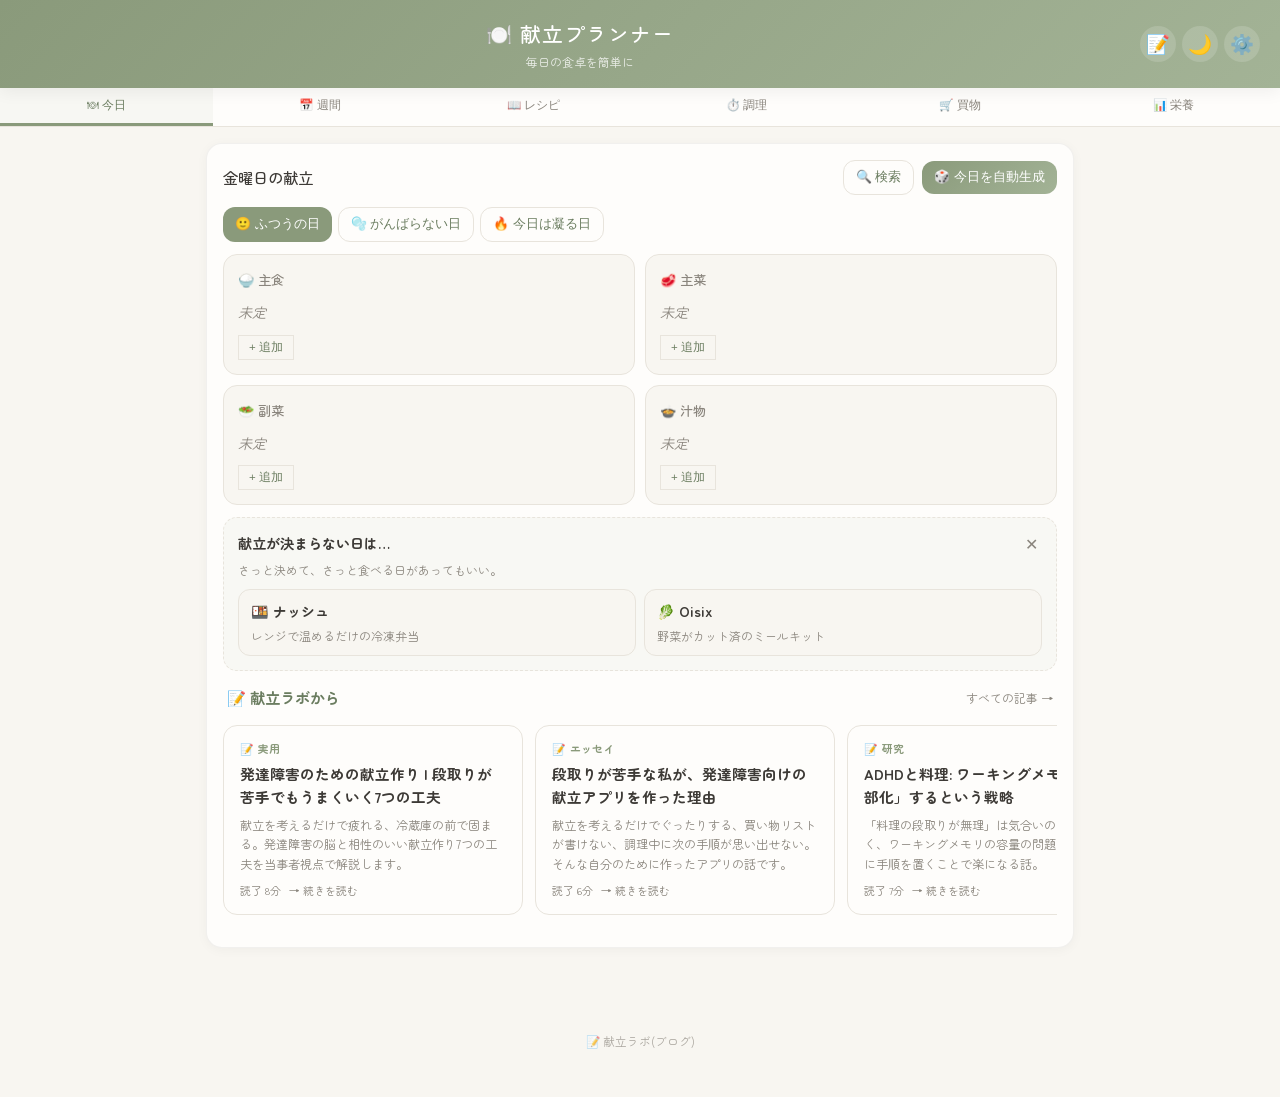
<file: index.html>
<!DOCTYPE html>
<html lang="ja">
<head>
<meta charset="UTF-8">
<meta name="viewport" content="width=device-width, initial-scale=1.0">
<meta name="theme-color" content="#8a9a7b">
<meta name="apple-mobile-web-app-capable" content="yes">
<meta name="apple-mobile-web-app-status-bar-style" content="default">
<link rel="manifest" href="[data-uri]">
<link rel="preconnect" href="https://fonts.googleapis.com">
<link rel="preconnect" href="https://fonts.gstatic.com" crossorigin>
<link href="https://fonts.googleapis.com/css2?family=Zen+Maru+Gothic:wght@400;500;700&display=swap" rel="stylesheet">
<title>献立プランナー | 発達障害(ADHD/ASD)当事者のための献立&段取り支援アプリ</title>
<meta name="description" content="発達障害(ADHD/ASD)当事者や、段取りが苦手な人のための献立・料理アプリ。自動献立生成、並行調理タイムライン、限界レシピ、がんばらない日モード。無料で使えます。">
<meta name="keywords" content="発達障害,献立,ADHD,ASD,料理,段取り,ワーキングメモリ,限界レシピ,時短">
<meta name="robots" content="index,follow">
<link rel="canonical" href="https://mayuko9775orz-wq.github.io/meal-planner/">
<meta property="og:type" content="website">
<meta property="og:site_name" content="献立プランナー">
<meta property="og:title" content="献立プランナー | 発達障害当事者のための献立&段取り支援アプリ">
<meta property="og:description" content="段取りが苦手な人のための献立アプリ。自動献立生成・並行調理タイムライン・限界レシピ。">
<meta property="og:url" content="https://mayuko9775orz-wq.github.io/meal-planner/">
<meta property="og:image" content="https://mayuko9775orz-wq.github.io/meal-planner/blog/assets/og-default.svg">
<meta property="og:locale" content="ja_JP">
<meta name="twitter:card" content="summary_large_image">
<meta name="twitter:title" content="献立プランナー | 発達障害当事者のための献立アプリ">
<meta name="twitter:description" content="段取りが苦手でも料理がうまくいく、ADHD/ASD当事者向けアプリ">
<meta name="twitter:image" content="https://mayuko9775orz-wq.github.io/meal-planner/blog/assets/og-default.svg">
<script type="application/ld+json">
{
  "@context": "https://schema.org",
  "@type": "WebApplication",
  "name": "献立プランナー",
  "description": "発達障害(ADHD/ASD)当事者のための献立&段取り支援アプリ",
  "url": "https://mayuko9775orz-wq.github.io/meal-planner/",
  "applicationCategory": "LifestyleApplication",
  "operatingSystem": "Any",
  "inLanguage": "ja-JP",
  "offers": {"@type":"Offer","price":"0","priceCurrency":"JPY"}
}
</script>
<style>
  :root {
    --primary: #8a9a7b;
    --primary-light: #a3b396;
    --primary-dark: #6b7d60;
    --accent: #c9a96e;
    --accent-light: #ddc08a;
    --bg: #f8f6f1;
    --card: #fefdfb;
    --text: #3d3a36;
    --text-light: #8a857d;
    --border: #e8e4dc;
    --danger: #c4877a;
    --success: #8aad7a;
    --kagome: #c4877a;
    --ajinomoto: #c9a06a;
    --kikkoman: #a08aad;
    --shirogohan: #9a8a7a;
    --hotcook: #c48a9a;
    --fav-gold: #c9a96e;
    --seasonal: #8aad7a;
    --transition-speed: 0.28s;
  }
  [data-theme="dark"] {
    --primary: #8a9a7b;
    --primary-light: #a3b396;
    --primary-dark: #a3b396;
    --accent: #c9a96e;
    --accent-light: #ddc08a;
    --bg: #1c1b1f;
    --card: #27262b;
    --text: #ddd9d3;
    --text-light: #9a958e;
    --border: #3a3840;
    --danger: #c4877a;
    --success: #8aad7a;
    --kagome: #c4877a;
    --ajinomoto: #c9a06a;
    --kikkoman: #a08aad;
    --shirogohan: #9a8a7a;
    --hotcook: #c48a9a;
    --fav-gold: #c9a96e;
    --seasonal: #8aad7a;
  }
  * { margin:0; padding:0; box-sizing:border-box; }
  body {
    font-family: 'Zen Maru Gothic','Hiragino Kaku Gothic ProN','Noto Sans JP','メイリオ',sans-serif;
    background: var(--bg); color: var(--text); min-height:100vh;
    line-height: 1.65; transition: background var(--transition-speed), color var(--transition-speed);
  }

  /* ヘッダー */
  header {
    background: linear-gradient(135deg, var(--primary), var(--primary-light));
    color: white; padding:16px 20px; text-align:center;
    box-shadow: 0 4px 16px rgba(0,0,0,.06);
    position:sticky; top:0; z-index:100;
    display:flex; align-items:center; justify-content:space-between;
    transition: background var(--transition-speed);
  }
  header .title-section { flex:1; }
  header h1 { font-size:1.3rem; letter-spacing:.05em; font-weight:500; }
  header p { font-size:.75rem; opacity:.8; margin-top:2px; font-weight:400; }
  .header-actions { display:flex; gap:6px; align-items:center; }
  .settings-btn, .theme-toggle-btn {
    background:rgba(255,255,255,.15); border:none; color:white;
    width:36px; height:36px; border-radius:50%; cursor:pointer; font-size:1.2rem;
    transition: background var(--transition-speed);
  }
  .settings-btn:hover, .theme-toggle-btn:hover { background:rgba(255,255,255,.25); }

  /* タブ */
  .tabs {
    display:flex; background:var(--card); border-bottom:1px solid var(--border);
    position:sticky; top:60px; z-index:99; overflow-x:auto; overflow-y:hidden;
    transition: background var(--transition-speed);
  }
  .tab-btn {
    flex:1; min-width:0; padding:10px 4px; border:none; background:none;
    font-size:.72rem; font-weight:500; color:var(--text-light); cursor:pointer;
    border-bottom:3px solid transparent; white-space:nowrap;
    transition: all var(--transition-speed);
  }
  .tab-btn.active { color:var(--primary-dark); border-bottom-color:var(--primary); background:rgba(138,154,123,.06); }
  .tab-btn:hover { background:rgba(138,154,123,.06); }
  .tab-content { display:none; padding:16px; max-width:900px; margin:0 auto; }
  .tab-content.active { display:block; }

  /* カード */
  .card {
    background:var(--card); border-radius:16px; padding:16px; margin-bottom:12px;
    box-shadow:0 2px 12px rgba(0,0,0,.04); border:1px solid rgba(0,0,0,.05);
    transition: background var(--transition-speed), box-shadow var(--transition-speed);
  }
  .card h3 { font-size:.95rem; margin-bottom:12px; font-weight:500; }

  /* ボタン */
  .btn {
    padding:10px 16px; border:none; border-radius:12px; font-size:.85rem;
    font-weight:500; cursor:pointer; transition: all var(--transition-speed) ease; text-align:center;
    background:linear-gradient(135deg, var(--primary), var(--primary-light)); color:white;
  }
  .btn:hover { box-shadow:0 4px 16px rgba(138,154,123,.2); }
  .btn:active { transform:scale(.97); }
  .btn-sm { padding:8px 12px; font-size:.8rem; }
  .btn-outline { background:none; color:var(--primary-dark); border:1.5px solid var(--border); }
  .btn-outline:hover { background:rgba(138,154,123,.08); box-shadow:none; }
  .btn-outline.active { background:var(--primary); color:white; border-color:var(--primary); }
  .btn-danger { background:var(--danger); }
  .btn-fav { background:none; border:none; cursor:pointer; font-size:1.1rem; padding:2px 4px; transition: transform var(--transition-speed); }
  .btn-fav:hover { transform:scale(1.2); }
  .btn-fav.active { filter:drop-shadow(0 0 4px rgba(201,169,110,.5)); }

  /* フォーム */
  input,textarea,select {
    width:100%; padding:10px; border:1px solid var(--border); border-radius:12px;
    font-size:.9rem; font-family:inherit; margin-bottom:8px;
    background:var(--card); color:var(--text); transition: border-color var(--transition-speed), box-shadow var(--transition-speed);
  }
  input:focus,textarea:focus,select:focus {
    outline:none; border-color:var(--primary); box-shadow:0 0 0 3px rgba(138,154,123,.12);
  }

  /* ========== 週間献立ボード ========== */
  .week-board { display:flex; gap:8px; overflow-x:auto; padding-bottom:8px; }
  .day-column {
    min-width:130px; flex:1; background:var(--card); border:1px solid rgba(0,0,0,.04);
    border-radius:14px; padding:10px; display:flex; flex-direction:column;
    transition: background var(--transition-speed);
  }
  .day-header {
    text-align:center; font-weight:500; font-size:.85rem; padding:6px;
    border-radius:10px; margin-bottom:8px; color:white;
    background:linear-gradient(135deg, var(--primary), var(--primary-light));
  }
  .day-header.today { background:linear-gradient(135deg, var(--accent), var(--accent-light)); }
  .day-header.sun { background:linear-gradient(135deg, #c4877a, #d4a090); }
  .day-header.sat { background:linear-gradient(135deg, #7a9aad, #8aaabe); }
  .slot-section { margin-bottom:8px; }
  .slot-label {
    font-size:.7rem; font-weight:600; color:var(--text-light);
    margin-bottom:4px; text-transform:uppercase; letter-spacing:.03em;
  }
  .slot-item {
    background:var(--bg); padding:6px 8px; border-radius:10px; font-size:.78rem;
    margin-bottom:4px; display:flex; justify-content:space-between; align-items:center;
    border-left:3px solid var(--accent); cursor:pointer; transition: all var(--transition-speed) ease;
  }
  .slot-item:hover { background:rgba(138,154,123,.06); }
  .slot-item-name { flex:1; overflow:hidden; text-overflow:ellipsis; white-space:nowrap; }
  .slot-item .remove-btn {
    background:var(--danger); color:white; border:none; width:18px; height:18px;
    border-radius:6px; cursor:pointer; font-size:.65rem; flex-shrink:0; margin-left:4px;
    display:flex; align-items:center; justify-content:center; opacity:.7;
    transition: opacity var(--transition-speed);
  }
  .slot-item .remove-btn:hover { opacity:1; }
  .slot-empty {
    border:1px dashed var(--border); border-radius:10px; padding:8px; text-align:center;
    font-size:.72rem; color:var(--text-light); cursor:pointer; opacity:.6;
    transition: all var(--transition-speed);
  }
  .slot-empty:hover { border-color:var(--primary); color:var(--primary); opacity:1; }
  .day-lock {
    font-size:.7rem; text-align:center; margin-top:auto; padding-top:6px;
    border-top:1px solid var(--border);
  }
  .day-lock label { cursor:pointer; color:var(--text-light); }
  .day-lock input { width:auto; margin:0 4px 0 0; }

  /* ========== レシピカード ========== */
  .recipe-grid { display:grid; grid-template-columns:1fr; gap:10px; }
  .recipe-card {
    background:var(--card); border:1px solid rgba(0,0,0,.05); border-radius:16px;
    padding:12px; cursor:pointer; transition: all var(--transition-speed) ease;
  }
  .recipe-card:hover { box-shadow:0 4px 16px rgba(0,0,0,.06); border-color:var(--primary); }
  .recipe-card.ng-recipe { opacity:.45; border-color:var(--danger); border-style:dashed; }
  .recipe-card.fav-recipe { border-color:var(--fav-gold); box-shadow:0 0 0 1px rgba(201,169,110,.15), 0 2px 12px rgba(201,169,110,.08); }
  .recipe-title { font-weight:500; font-size:.95rem; margin-bottom:4px; }
  .seasonal-badge { display:inline-block; font-size:.65rem; background:rgba(138,173,122,.12); color:var(--seasonal); padding:1px 6px; border-radius:8px; margin-left:4px; font-weight:500; }

  /* 献立ラボ(ブログ記事)の横スクロールカード */
  .blog-strip {
    margin: 14px 0 6px;
  }
  .blog-strip-head {
    display:flex; align-items:center; gap:8px; margin-bottom:10px;
    padding:0 4px;
  }
  .blog-strip-title {
    flex:1; font-size:.95rem; font-weight:600; color:var(--primary-dark);
  }
  .blog-strip-more {
    font-size:.75rem; color:var(--text-light); text-decoration:none;
  }
  .blog-strip-more:hover { color:var(--primary); }
  .blog-strip-scroll {
    display:flex; gap:12px; overflow-x:auto; scroll-snap-type:x mandatory;
    padding:4px 4px 10px; -webkit-overflow-scrolling:touch;
    scrollbar-width: thin;
  }
  .blog-strip-scroll::-webkit-scrollbar { height:6px; }
  .blog-strip-scroll::-webkit-scrollbar-thumb { background:rgba(0,0,0,.12); border-radius:3px; }
  .blog-article-card {
    flex: 0 0 78%;
    max-width: 300px;
    scroll-snap-align: start;
    background: var(--card);
    border: 1px solid var(--border);
    border-radius: 14px;
    padding: 14px 16px;
    text-decoration: none;
    color: var(--text);
    transition: transform var(--transition-speed), box-shadow var(--transition-speed);
    display: flex; flex-direction: column;
  }
  .blog-article-card:hover {
    transform: translateY(-2px);
    box-shadow: 0 4px 16px rgba(0,0,0,.06);
    text-decoration: none;
  }
  .blog-article-cat {
    font-size:.68rem; color:var(--primary); font-weight:600;
    margin-bottom:6px; letter-spacing:.03em;
  }
  .blog-article-title {
    font-size:.92rem; font-weight:600; line-height:1.5;
    margin-bottom:8px; flex:1;
  }
  .blog-article-excerpt {
    font-size:.76rem; color:var(--text-light); line-height:1.6;
    display:-webkit-box; -webkit-line-clamp:3; -webkit-box-orient:vertical;
    overflow:hidden;
  }
  .blog-article-meta {
    display:flex; gap:8px; margin-top:8px; font-size:.68rem; color:var(--text-light);
  }
  @media (min-width: 600px) {
    .blog-article-card { flex: 0 0 300px; }
  }
  .level-badge { display:inline-block; font-size:.65rem; padding:1px 6px; border-radius:8px; margin-left:4px; font-weight:500; }
  .mode-btn.active { background: var(--primary); color:white; border-color: var(--primary); }
  .history-badge { display:inline-block; font-size:.65rem; color:var(--text-light); margin-left:4px; opacity:.7; }
  .recipe-meta { display:flex; gap:6px; flex-wrap:wrap; margin-bottom:4px; }
  .recipe-tag {
    background:rgba(138,154,123,.1); color:var(--primary-dark); padding:2px 8px;
    border-radius:8px; font-size:.72rem;
  }
  .recipe-tag.cat { background:rgba(201,169,110,.12); color:var(--accent); }
  .recipe-tag.time { background:rgba(122,154,173,.1); color:#7a9aad; }
  .recipe-tag.src-kagome { background:rgba(196,135,122,.1); color:var(--kagome); }
  .recipe-tag.flavor { background:rgba(196,135,122,.1); color:#c4877a; }
  .recipe-tag.src-ajinomoto { background:rgba(201,160,106,.1); color:var(--ajinomoto); }
  .recipe-tag.src-kikkoman { background:rgba(160,138,173,.1); color:var(--kikkoman); }
  .recipe-tag.src-shirogohan { background:rgba(154,138,122,.1); color:var(--shirogohan); }
  .recipe-desc { font-size:.82rem; color:var(--text-light); line-height:1.4; }
  .recipe-actions { display:flex; gap:6px; margin-top:8px; }
  .site-link {
    display:inline-flex; align-items:center; gap:4px; font-size:.72rem;
    color:var(--primary); text-decoration:none; margin-top:4px;
  }
  .site-link:hover { text-decoration:underline; }

  /* ========== タイムライン ========== */
  .timeline-container { overflow-x:auto; }
  .gantt-wrapper { position:relative; min-width:600px; }
  .gantt-header { display:flex; align-items:center; gap:8px; margin-bottom:12px; flex-wrap:wrap; }
  .gantt-total { font-size:.95rem; font-weight:700; color:var(--primary); }
  .gantt-saved { font-size:.82rem; color:var(--success); font-weight:600; }
  .gantt-legend { display:flex; gap:8px; flex-wrap:wrap; margin-left:auto; }
  .gantt-legend-item { display:flex; align-items:center; gap:4px; font-size:.72rem; color:var(--text-light); }
  .gantt-legend-color { width:12px; height:12px; border-radius:3px; flex-shrink:0; }
  .gantt-time-axis { display:flex; margin-left:90px; position:relative; height:20px; }
  .gantt-time-mark { position:absolute; font-size:.65rem; color:var(--text-light); transform:translateX(-50%); }
  .gantt-row { display:flex; align-items:stretch; margin-bottom:6px; min-height:52px; }
  .gantt-label {
    width:84px; flex-shrink:0; display:flex; align-items:center; justify-content:center;
    background:rgba(138,154,123,.06); border:1px solid rgba(0,0,0,.04); border-radius:10px;
    font-size:.75rem; font-weight:500; color:var(--text-light); margin-right:6px; text-align:center; padding:4px;
  }
  .gantt-track {
    flex:1; position:relative; background:rgba(0,0,0,.02); border-radius:6px;
    border:1px solid rgba(0,0,0,.04); min-height:50px;
  }
  .gantt-block {
    position:absolute; top:4px; bottom:4px; border-radius:10px;
    padding:4px 8px; font-size:.72rem; color:white; cursor:pointer;
    display:flex; flex-direction:column; justify-content:center; overflow:hidden;
    transition:box-shadow var(--transition-speed),transform var(--transition-speed); box-shadow:0 1px 4px rgba(0,0,0,.08); line-height:1.3;
  }
  .gantt-block:hover { box-shadow:0 3px 12px rgba(0,0,0,.12); transform:translateY(-1px); z-index:5; }
  .gantt-block-title { font-weight:600; white-space:nowrap; overflow:hidden; text-overflow:ellipsis; font-size:.7rem; }
  .gantt-block-desc { white-space:nowrap; overflow:hidden; text-overflow:ellipsis; opacity:.9; font-size:.65rem; }
  .gantt-block-time { font-size:.6rem; opacity:.75; margin-top:1px; }
  .gantt-block.idle {
    background:repeating-linear-gradient(45deg,rgba(0,0,0,.05),rgba(0,0,0,.05) 4px,transparent 4px,transparent 8px) !important;
    box-shadow:none; border:1px dashed rgba(0,0,0,.15);
  }
  .gantt-block.idle .gantt-block-title { color:var(--text-light); font-weight:400; }

  /* ステップリスト */
  .step-list-title { font-size:.9rem; font-weight:700; color:var(--primary); margin-bottom:10px; }
  .step-card {
    display:flex; gap:10px; padding:10px 12px; margin-bottom:6px;
    background:var(--bg); border:1px solid rgba(0,0,0,.04); border-radius:12px;
    border-left:4px solid var(--primary); transition: all var(--transition-speed);
  }
  .step-card:hover { background:rgba(138,154,123,.04); }
  .step-card.parallel-indicator {
    background:rgba(201,169,110,.08); border-left-color:var(--accent);
  }
  .step-time-badge {
    flex-shrink:0; width:52px; text-align:center;
    background:var(--primary); color:white; border-radius:10px;
    padding:4px 0; font-size:.72rem; font-weight:500;
    display:flex; flex-direction:column; justify-content:center; line-height:1.2;
  }
  .step-time-badge .t-start { font-size:.85rem; }
  .step-time-badge .t-dur { font-size:.6rem; opacity:.8; }
  .step-body { flex:1; min-width:0; }
  .step-recipe-name { font-size:.72rem; font-weight:600; color:var(--primary-dark); margin-bottom:2px; }
  .step-text { font-size:.82rem; color:var(--text); line-height:1.4; }
  .step-resource-tag {
    display:inline-block; font-size:.65rem; background:rgba(138,154,123,.1);
    color:var(--primary-dark); padding:1px 6px; border-radius:8px; margin-top:3px;
  }
  .step-parallel-tag {
    display:inline-block; font-size:.65rem; background:rgba(201,169,110,.12);
    color:#a08a5a; padding:1px 6px; border-radius:8px; margin-top:3px; margin-left:4px;
  }
  .view-toggle-btns { display:flex; gap:6px; margin-bottom:12px; }
  .view-toggle-btn {
    padding:6px 14px; border:1px solid var(--border); border-radius:10px;
    background:var(--card); font-size:.8rem; cursor:pointer; transition: all var(--transition-speed);
    color:var(--text);
  }
  .view-toggle-btn.active { background:var(--primary); color:white; border-color:var(--primary); }

  /* 効率サマリー */
  .efficiency-card {
    display:grid; grid-template-columns:repeat(auto-fit,minmax(120px,1fr)); gap:8px;
    margin-bottom:12px;
  }
  .efficiency-stat {
    background:var(--bg); border:1px solid rgba(0,0,0,.04); border-radius:12px;
    padding:10px; text-align:center;
  }
  .efficiency-stat .stat-label { font-size:.7rem; color:var(--text-light); margin-bottom:2px; }
  .efficiency-stat .stat-value { font-size:1.1rem; font-weight:700; color:var(--primary); }
  .efficiency-stat .stat-sub { font-size:.65rem; color:var(--text-light); }

  /* ========== 買い物リスト ========== */
  .shopping-item {
    display:flex; align-items:center; padding:10px 12px; background:var(--card);
    border:1px solid rgba(0,0,0,.04); border-radius:12px; margin-bottom:6px; gap:10px;
    transition: all var(--transition-speed);
  }
  .shopping-item.checked { opacity:.5; text-decoration:line-through; }
  .shopping-item input[type="checkbox"] { width:auto; margin:0; cursor:pointer; }
  .shopping-item-content { flex:1; }
  .shopping-item-name { font-weight:600; font-size:.88rem; }
  .shopping-item-qty { font-size:.78rem; color:var(--text-light); }
  .shopping-item-source { font-size:.72rem; color:#999; }
  .shopping-item .remove-btn {
    background:var(--danger); color:white; border:none; width:26px; height:26px;
    border-radius:8px; cursor:pointer; display:flex; align-items:center; justify-content:center;
    opacity:.7; transition: opacity var(--transition-speed);
  }
  .shopping-item .remove-btn:hover { opacity:1; }

  /* ========== 栄養チャート ========== */
  .nutrition-summary {
    display:grid; grid-template-columns:1fr 1fr; gap:10px; margin-bottom:16px;
  }
  .nutrition-card {
    background:var(--bg); border:1px solid rgba(0,0,0,.04); border-radius:12px;
    padding:12px; text-align:center;
  }
  .nutrition-card .label { font-size:.75rem; color:var(--text-light); margin-bottom:4px; }
  .nutrition-card .value { font-size:1.3rem; font-weight:700; }
  .nutrition-card .bar {
    height:6px; background:var(--border); border-radius:3px; margin-top:6px; overflow:hidden;
  }
  .nutrition-card .bar-fill { height:100%; border-radius:3px; transition:width .5s; }
  .nutrition-alert {
    padding:10px 14px; border-radius:12px; font-size:.82rem; margin-bottom:8px;
    border-left:4px solid;
  }
  .nutrition-alert.warn { background:rgba(201,169,110,.1); border-color:var(--accent); color:var(--text); }
  .nutrition-alert.good { background:rgba(138,173,122,.1); border-color:var(--success); color:var(--text); }

  /* ========== モーダル ========== */
  .modal {
    display:none; position:fixed; inset:0; background:rgba(0,0,0,.25);
    z-index:300; align-items:center; justify-content:center;
    backdrop-filter:blur(4px); -webkit-backdrop-filter:blur(4px);
  }
  .modal.show { display:flex; }
  .modal-content {
    background:var(--card); border-radius:20px; padding:24px; width:92%;
    max-width:500px; max-height:85vh; overflow-y:auto;
    box-shadow:0 8px 32px rgba(0,0,0,.1); position:relative;
    transition: background var(--transition-speed);
  }
  .modal-title { font-size:1rem; font-weight:500; margin-bottom:16px; }
  .modal-close {
    position:absolute; top:12px; right:12px; background:none;
    border:none; font-size:1.5rem; cursor:pointer; color:var(--text-light);
  }

  /* スロットモーダル: ソースタブ */
  .source-tabs { display:flex; gap:4px; flex-wrap:wrap; margin-bottom:10px; }
  .source-tab {
    padding:5px 10px; border:1px solid var(--border); border-radius:10px;
    background:var(--card); font-size:.75rem; cursor:pointer; transition: all var(--transition-speed);
    color:var(--text);
  }
  .source-tab.active { background:var(--primary); color:white; border-color:var(--primary); }
  .source-tab[data-src="kagome"].active { background:var(--kagome); border-color:var(--kagome); }
  .source-tab[data-src="ajinomoto"].active { background:var(--ajinomoto); border-color:var(--ajinomoto); }
  .source-tab[data-src="kikkoman"].active { background:var(--kikkoman); border-color:var(--kikkoman); }
  .source-tab[data-src="shirogohan"].active { background:var(--shirogohan); border-color:var(--shirogohan); }
  .source-tab[data-src="hotcook"].active { background:var(--hotcook); border-color:var(--hotcook); }

  /* トースト */
  .toast {
    position:fixed; bottom:20px; left:20px; right:20px; background:var(--card);
    color:var(--text); padding:14px 20px; border-radius:14px;
    box-shadow:0 4px 20px rgba(0,0,0,.08); border:1px solid rgba(0,0,0,.05);
    display:none; z-index:1000;
    animation:slideUp .3s ease-out; font-size:.88rem;
  }
  .toast.show { display:block; }
  @keyframes slideUp {
    from { transform:translateY(100%); opacity:0; }
    to { transform:translateY(0); opacity:1; }
  }

  /* 空状態 */
  .empty-state { text-align:center; padding:40px 20px; color:var(--text-light); }
  .empty-state .icon { font-size:3rem; margin-bottom:12px; opacity:.5; }
  .empty-state p { line-height:1.6; }

  /* ダークモード追加調整 */
  [data-theme="dark"] .recipe-tag { background:rgba(255,255,255,.08); }
  [data-theme="dark"] .recipe-tag.cat { background:rgba(201,169,110,.18); }
  [data-theme="dark"] .recipe-tag.time { background:rgba(122,154,173,.18); }
  [data-theme="dark"] .recipe-tag.flavor { background:rgba(196,135,122,.18); }
  [data-theme="dark"] .recipe-card { border-color:var(--border); }
  [data-theme="dark"] .btn-outline { color:var(--text); border-color:var(--border); }
  [data-theme="dark"] .btn-outline:hover { background:rgba(255,255,255,.06); }
  [data-theme="dark"] .slot-item { background:rgba(255,255,255,.04); }
  [data-theme="dark"] .slot-item:hover { background:rgba(255,255,255,.08); }
  [data-theme="dark"] .slot-empty { border-color:var(--border); color:var(--text-light); }
  [data-theme="dark"] .modal-content { background:var(--card); color:var(--text); }
  [data-theme="dark"] input,[data-theme="dark"] textarea,[data-theme="dark"] select { background:var(--bg); color:var(--text); border-color:var(--border); }
  [data-theme="dark"] .source-tab { background:var(--bg); color:var(--text-light); border-color:var(--border); }
  [data-theme="dark"] .efficiency-stat { background:rgba(255,255,255,.04); }
  [data-theme="dark"] .step-card { background:rgba(255,255,255,.04); }
  [data-theme="dark"] .shopping-item { background:var(--card); }
  [data-theme="dark"] .nutrition-card { background:rgba(255,255,255,.04); }
  [data-theme="dark"] .day-summary-card { background:rgba(255,255,255,.04); }
  [data-theme="dark"] .gantt-label { background:rgba(255,255,255,.06); }
  [data-theme="dark"] .gantt-track { background:rgba(255,255,255,.02); }
  [data-theme="dark"] .view-toggle-btn { background:var(--card); color:var(--text); border-color:var(--border); }

  /* 今日の献立 */
  .today-slots { display:grid; grid-template-columns:1fr 1fr; gap:10px; }
  @media (max-width:600px) { .today-slots { grid-template-columns:1fr; } }
  .today-slot-card {
    background:var(--bg); border:1px solid var(--border); border-radius:14px;
    padding:14px; transition: all var(--transition-speed);
  }
  .today-slot-card:hover { box-shadow:0 2px 10px rgba(0,0,0,.06); }
  .today-slot-header {
    font-size:.82rem; font-weight:500; color:var(--text-light);
    margin-bottom:8px; display:flex; align-items:center; gap:6px;
  }
  .today-slot-content {
    font-size:1rem; font-weight:500; color:var(--text); min-height:28px;
    display:flex; align-items:center; gap:8px;
  }
  .today-slot-content .empty { color:var(--text-light); font-style:italic; font-weight:400; font-size:.88rem; }
  .today-slot-actions { margin-top:8px; display:flex; gap:6px; }
  .today-meal-info { display:flex; gap:12px; flex-wrap:wrap; margin-top:12px; padding-top:12px; border-top:1px solid var(--border); }
  .today-meal-info .info-item { font-size:.78rem; color:var(--text-light); }
  .today-meal-info .info-item strong { color:var(--primary); }

  /* レスポンシブ */
  @media (max-width:600px) {
    .tab-btn { padding:8px 2px; font-size:.65rem; }
    header { padding:12px 16px; }
    header h1 { font-size:1.1rem; }
    .week-board { flex-direction:column; }
    .day-column { min-width:auto; }
    .nutrition-summary { grid-template-columns:1fr; }
  }
  @media (min-width:601px) {
    .recipe-grid { grid-template-columns:1fr 1fr; }
  }

  /* 週間サマリー */
  .week-summary-grid {
    display:grid; grid-template-columns:repeat(auto-fill, minmax(120px, 1fr));
    gap:8px;
  }
  .day-summary-card {
    background:var(--bg); border:1px solid rgba(0,0,0,.04); border-radius:14px;
    padding:10px; text-align:center; cursor:pointer; transition: all var(--transition-speed);
    position:relative;
  }
  .day-summary-card:hover { box-shadow:0 2px 12px rgba(0,0,0,.06); transform:translateY(-1px); }
  .day-summary-card .day-name {
    font-weight:700; font-size:.85rem; margin-bottom:6px; padding:3px 8px;
    border-radius:6px; color:white; display:inline-block;
  }
  .day-summary-card .summary-stat { font-size:.75rem; color:var(--text-light); margin:3px 0; }
  .day-summary-card .summary-stat strong { color:var(--text); font-size:.9rem; }
  .day-summary-card .summary-bar {
    height:4px; border-radius:2px; background:var(--border); margin-top:6px; overflow:hidden;
  }
  .day-summary-card .summary-bar-fill {
    height:100%; border-radius:2px; transition:.3s;
  }
  .day-summary-card.rank-1 { border-color:var(--success); border-width:2px; }
  .day-summary-card.rank-1::after {
    content:'👑'; position:absolute; top:-8px; right:-4px; font-size:.9rem;
  }
  .week-summary-totals {
    display:flex; gap:12px; flex-wrap:wrap; margin-top:12px; padding:10px;
    background:rgba(138,154,123,.05); border-radius:12px; font-size:.8rem;
    justify-content:center;
  }
  .week-summary-totals span { white-space:nowrap; }
  .week-summary-totals strong { color:var(--primary); }

  /* ========== NOWモード ========== */
  .now-container { max-width:540px; margin:0 auto; }
  .now-progress { display:flex; align-items:center; gap:5px; justify-content:center; flex-wrap:wrap; margin-bottom:6px; }
  .now-progress .dot {
    width:10px; height:10px; border-radius:50%; background:var(--border);
    transition: background var(--transition-speed);
  }
  .now-progress .dot.done { background:var(--primary); }
  .now-progress .dot.current { background:var(--accent); box-shadow:0 0 0 3px rgba(201,169,110,.25); }
  .now-step-count { text-align:center; font-size:.8rem; color:var(--text-light); margin-bottom:14px; }

  .now-load {
    text-align:center; font-size:.85rem; padding:6px 14px; border-radius:10px;
    margin-bottom:14px; font-weight:500;
  }
  .now-load.load-low { background:rgba(138,173,122,.12); color:#6b8a5a; }
  .now-load.load-mid { background:rgba(201,169,110,.14); color:#a08a5a; }
  .now-load.load-high { background:rgba(196,135,122,.14); color:#c4877a; }

  .now-card {
    background:var(--card); border:1px solid rgba(0,0,0,.05); border-radius:18px;
    padding:24px 20px; margin-bottom:14px;
    box-shadow:0 2px 12px rgba(0,0,0,.04);
    transition: all var(--transition-speed);
  }
  .now-recipe { display:flex; align-items:center; gap:8px; font-size:.85rem; font-weight:500; margin-bottom:10px; }
  .now-recipe .color-dot { width:12px; height:12px; border-radius:50%; flex-shrink:0; }
  .now-text { font-size:1.15rem; line-height:1.6; font-weight:500; color:var(--text); margin-bottom:14px; }
  .now-meta { display:flex; gap:8px; flex-wrap:wrap; margin-bottom:18px; }
  .now-meta .badge {
    display:inline-flex; align-items:center; gap:4px; padding:4px 12px;
    background:var(--bg); border-radius:10px; font-size:.8rem; color:var(--text-light);
  }

  .now-timer-ring { display:flex; flex-direction:column; align-items:center; margin:0 auto; }
  .now-timer-ring svg { width:120px; height:120px; }
  .now-timer-ring .ring-bg { fill:none; stroke:var(--border); stroke-width:6; }
  .now-timer-ring .ring-fg {
    fill:none; stroke:var(--primary); stroke-width:6; stroke-linecap:round;
    transform:rotate(-90deg); transform-origin:center;
    animation-timing-function:linear; animation-fill-mode:forwards;
  }
  @keyframes nowTimer { from { stroke-dashoffset:0; } to { stroke-dashoffset:314; } }
  .now-timer-label { font-size:1.6rem; font-weight:700; color:var(--primary); margin-top:-76px; margin-bottom:40px; }

  .now-bg-tasks {
    background:var(--bg); border:1px solid rgba(0,0,0,.04); border-radius:14px;
    padding:14px 16px; margin-bottom:14px;
  }
  .now-bg-tasks .section-title { font-size:.78rem; color:var(--text-light); font-weight:500; margin-bottom:8px; }
  .now-bg-task-item { font-size:.84rem; color:var(--text); padding:4px 0; display:flex; justify-content:space-between; }
  .now-bg-task-item .remaining { color:var(--text-light); font-size:.78rem; }

  .now-transition {
    background:rgba(201,169,110,.08); border:1px solid rgba(201,169,110,.15); border-radius:14px;
    padding:14px 16px; margin-bottom:14px;
  }
  .now-transition .section-title { font-size:.78rem; color:var(--accent); font-weight:500; margin-bottom:8px; }
  .now-transition .transition-line { font-size:.84rem; color:var(--text); padding:2px 0; }

  .now-nav { display:flex; gap:10px; justify-content:center; }
  .now-nav button {
    padding:10px 24px; border:1px solid var(--border); border-radius:12px;
    background:var(--card); font-size:.88rem; cursor:pointer;
    transition:all var(--transition-speed); color:var(--text);
  }
  .now-nav button.primary-nav {
    background:var(--primary); color:white; border-color:var(--primary); font-weight:600;
  }
  .now-nav button:disabled { opacity:.4; cursor:default; }
  .now-complete-msg {
    text-align:center; padding:40px 20px; color:var(--success); font-size:1.1rem; font-weight:600;
  }

  [data-theme="dark"] .now-card { background:var(--card); border-color:var(--border); box-shadow:0 2px 12px rgba(0,0,0,.15); }
  [data-theme="dark"] .now-bg-tasks { background:rgba(255,255,255,.03); border-color:var(--border); }
  [data-theme="dark"] .now-transition { background:rgba(201,169,110,.06); border-color:rgba(201,169,110,.12); }
  [data-theme="dark"] .now-meta .badge { background:rgba(255,255,255,.06); }
  [data-theme="dark"] .now-load.load-low { background:rgba(138,173,122,.1); color:#8aad7a; }
  [data-theme="dark"] .now-load.load-mid { background:rgba(201,169,110,.1); color:#ddc08a; }
  [data-theme="dark"] .now-load.load-high { background:rgba(196,135,122,.1); color:#c4877a; }
  [data-theme="dark"] .now-nav button { background:var(--card); color:var(--text); border-color:var(--border); }
  [data-theme="dark"] .now-nav button.primary-nav { background:var(--primary); color:white; border-color:var(--primary); }
</style>
</head>
<body>

<header>
  <div class="title-section">
    <h1>🍽️ 献立プランナー</h1>
    <p>毎日の食卓を簡単に</p>
  </div>
  <div class="header-actions">
    <a href="./blog/" class="theme-toggle-btn" title="献立ラボ(ブログ)を見る" style="text-decoration:none;display:inline-flex;align-items:center;justify-content:center">📝</a>
    <a id="youtube-link" href="#" target="_blank" rel="noopener" class="theme-toggle-btn" title="miuの発達ライフハックちゃんねる(YouTube)" style="text-decoration:none;display:none;align-items:center;justify-content:center">📺</a>
    <button class="theme-toggle-btn" onclick="toggleTheme()" id="theme-toggle" title="ダーク/ライトモード切替">🌙</button>
    <button class="settings-btn" onclick="openSettings()">⚙️</button>
  </div>
</header>

<div class="tabs">
  <button class="tab-btn active" onclick="switchTab('today',this)">🍽 今日</button>
  <button class="tab-btn" onclick="switchTab('week',this)">📅 週間</button>
  <button class="tab-btn" onclick="switchTab('recipes',this)">📖 レシピ</button>
  <button class="tab-btn" onclick="switchTab('cooking',this)">⏱️ 調理</button>
  <button class="tab-btn" onclick="switchTab('shopping',this)">🛒 買物</button>
  <button class="tab-btn" onclick="switchTab('nutrition',this)">📊 栄養</button>
</div>

<!-- ===== 今日の献立タブ ===== -->
<div id="tab-today" class="tab-content active">
  <div class="card">
    <div style="display:flex;gap:8px;flex-wrap:wrap;margin-bottom:12px;align-items:center">
      <h3 style="margin:0;flex:1" id="today-title">今日の献立</h3>
      <button class="btn btn-sm btn-outline" onclick="openTodaySearch()" title="レシピを検索して今日に追加">🔍 検索</button>
      <button class="btn btn-sm" onclick="autoGenerateToday()">🎲 今日を自動生成</button>
    </div>
    <div class="mode-switch" style="display:flex;gap:6px;margin-bottom:12px;flex-wrap:wrap">
      <button class="btn btn-sm btn-outline mode-btn" data-mode="normal" onclick="setCookingMode('normal')">🙂 ふつうの日</button>
      <button class="btn btn-sm btn-outline mode-btn" data-mode="limit" onclick="setCookingMode('limit')">🫧 がんばらない日</button>
      <button class="btn btn-sm btn-outline mode-btn" data-mode="challenge" onclick="setCookingMode('challenge')">🔥 今日は凝る日</button>
    </div>
    <div id="mode-hint" style="font-size:.8rem;color:var(--text-light);margin-bottom:10px;display:none"></div>
    <div id="today-board"></div>
  </div>
  <div class="card" id="today-cooking-card" style="display:none">
    <button class="btn" onclick="startTodayCooking()" style="width:100%">▶ NOWモードで調理開始</button>
  </div>
  <div class="card" id="today-summary-card" style="display:none">
    <div id="today-summary"></div>
  </div>
</div>

<!-- ===== 週間献立タブ ===== -->
<div id="tab-week" class="tab-content">
  <div class="card">
    <div style="display:flex;gap:8px;flex-wrap:wrap;margin-bottom:12px;align-items:center">
      <h3 style="margin:0;flex:1">週間献立</h3>
      <button class="btn btn-sm" onclick="autoGenerateWeek()">🎲 自動生成</button>
      <button class="btn btn-sm btn-outline" onclick="clearWeekPlan()">クリア</button>
    </div>
    <div id="week-board" class="week-board"></div>
  </div>
  <div class="card">
    <div style="display:flex;gap:8px;flex-wrap:wrap">
      <select id="shopping-scope-select" style="min-width:120px">
        <option value="today">今日の分</option>
        <option value="tomorrow">明日の分</option>
        <option value="2days">今日＋明日</option>
        <option value="3days">3日分</option>
        <option value="week" selected>週間まとめ</option>
      </select>
      <button class="btn btn-sm" onclick="generateShoppingFromScope()">🛒 買い物リストを生成</button>
      <select id="cooking-day-select" style="flex:1;min-width:120px" onchange="selectCookingDay()">
        <option value="">調理する日を選択...</option>
      </select>
      <button class="btn btn-sm" onclick="goToCooking()">⏱️ 調理タイムラインへ</button>
    </div>
  </div>

  <!-- 週間調理サマリー -->
  <div class="card">
    <div style="display:flex;gap:8px;flex-wrap:wrap;margin-bottom:12px;align-items:center">
      <h3 style="margin:0;flex:1">📊 週間調理サマリー</h3>
      <select id="week-sort" style="width:auto;min-width:130px;margin:0;font-size:.82rem" onchange="renderWeekSummary()">
        <option value="day">📅 曜日順</option>
        <option value="active-asc">👩‍🍳 手間が少ない順</option>
        <option value="active-desc">👩‍🍳 手間が多い順</option>
        <option value="total-asc">⏱️ 調理時間が短い順</option>
        <option value="total-desc">⏱️ 調理時間が長い順</option>
        <option value="saving-desc">🚀 時短効果が大きい順</option>
      </select>
      <button class="btn btn-sm btn-outline" onclick="calcWeekSummary()">再計算</button>
    </div>
    <div id="week-summary" style="font-size:.82rem;color:var(--text-light);text-align:center;padding:12px">
      「再計算」を押すと各日の調理効率を分析します
    </div>
  </div>
</div>

<!-- ===== レシピタブ ===== -->
<div id="tab-recipes" class="tab-content">
  <div class="card">
    <div style="display:flex;gap:8px;margin-bottom:10px">
      <input type="text" id="recipe-search" placeholder="レシピを検索..." oninput="filterRecipes()" style="flex:1;margin:0">
      <button class="btn btn-sm" onclick="openRecipeModal()">+ 追加</button>
    </div>
    <div style="display:flex;gap:6px;flex-wrap:wrap;margin-bottom:8px" id="recipe-filters">
      <button class="btn-outline btn-sm active" onclick="filterBySource('all',this)">すべて</button>
      <button class="btn-outline btn-sm" onclick="filterBySource('basic',this)">基本</button>
      <button class="btn-outline btn-sm" onclick="filterBySource('akari',this)">あかり</button>
      <button class="btn-outline btn-sm" style="border-color:var(--kagome);color:var(--kagome)" onclick="filterBySource('kagome',this)">カゴメ</button>
      <button class="btn-outline btn-sm" style="border-color:var(--ajinomoto);color:var(--ajinomoto)" onclick="filterBySource('ajinomoto',this)">味の素</button>
      <button class="btn-outline btn-sm" style="border-color:var(--kikkoman);color:var(--kikkoman)" onclick="filterBySource('kikkoman',this)">キッコーマン</button>
      <button class="btn-outline btn-sm" style="border-color:var(--shirogohan);color:var(--shirogohan)" onclick="filterBySource('shirogohan',this)">白ごはん</button>
      <button class="btn-outline btn-sm" style="border-color:var(--hotcook);color:var(--hotcook)" onclick="filterBySource('hotcook',this)">ホットクック</button>
      <button class="btn-outline btn-sm" onclick="filterBySource('my',this)">マイレシピ</button>
      <button class="btn-outline btn-sm" onclick="filterBySource('fav',this)" style="border-color:var(--fav-gold);color:var(--fav-gold)">⭐ お気に入り</button>
    </div>
    <div style="display:flex;gap:6px;flex-wrap:wrap;margin-bottom:12px" id="category-filters">
      <button class="btn-outline btn-sm active" onclick="filterByCategory('all',this)">すべて</button>
      <button class="btn-outline btn-sm" onclick="filterByCategory('主菜',this)">🥩 主菜</button>
      <button class="btn-outline btn-sm" onclick="filterByCategory('副菜',this)">🥗 副菜</button>
      <button class="btn-outline btn-sm" onclick="filterByCategory('汁物',this)">🍲 汁物</button>
      <button class="btn-outline btn-sm" onclick="filterByCategory('サラダ',this)">🥬 サラダ</button>
      <button class="btn-outline btn-sm" onclick="filterByCategory('主食',this)">🍚 主食</button>
      <button class="btn-outline btn-sm" onclick="filterByCategory('seasonal',this)" style="border-color:var(--seasonal);color:var(--seasonal)">🌿 旬</button>
    </div>
    <div style="display:flex;gap:6px;flex-wrap:wrap;margin-bottom:12px" id="level-filters">
      <button class="btn-outline btn-sm active" onclick="filterByLevel('all',this)">すべての難易度</button>
      <button class="btn-outline btn-sm" onclick="filterByLevel('limit',this)" style="border-color:#7a9aad;color:#5a7a8d">🆘 限界レシピ</button>
      <button class="btn-outline btn-sm" onclick="filterByLevel('easy',this)" style="border-color:#8aad7a;color:#6a8d5a">🫧 かんたん</button>
      <button class="btn-outline btn-sm" onclick="filterByLevel('challenge',this)" style="border-color:#c4877a;color:#a86858">🔥 挑戦レシピ</button>
    </div>
    <div style="display:flex;gap:6px;flex-wrap:wrap;margin-bottom:12px" id="flavor-filters">
      <button class="btn-outline btn-sm active" onclick="filterByFlavor('all',this)">すべて</button>
      <button class="btn-outline btn-sm" onclick="filterByFlavor('味噌',this)">🫘 味噌</button>
      <button class="btn-outline btn-sm" onclick="filterByFlavor('醤油',this)">🍶 醤油</button>
      <button class="btn-outline btn-sm" onclick="filterByFlavor('塩',this)">🧂 塩</button>
      <button class="btn-outline btn-sm" onclick="filterByFlavor('マヨ',this)">🥚 マヨ</button>
      <button class="btn-outline btn-sm" onclick="filterByFlavor('梅',this)">🌸 梅</button>
      <button class="btn-outline btn-sm" onclick="filterByFlavor('甘辛',this)">🍯 甘辛</button>
      <button class="btn-outline btn-sm" onclick="filterByFlavor('さっぱり',this)">🍋 さっぱり</button>
      <button class="btn-outline btn-sm" onclick="filterByFlavor('ピリ辛',this)">🌶 ピリ辛</button>
      <button class="btn-outline btn-sm" onclick="filterByFlavor('クリーム',this)">🥛 クリーム</button>
      <button class="btn-outline btn-sm" onclick="filterByFlavor('トマト',this)">🍅 トマト</button>
      <button class="btn-outline btn-sm" onclick="filterByFlavor('カレー',this)">🍛 カレー</button>
      <button class="btn-outline btn-sm" onclick="filterByFlavor('中華',this)">🥟 中華</button>
      <button class="btn-outline btn-sm" onclick="filterByFlavor('和風だし',this)">🐟 和風だし</button>
    </div>
    <div id="recipe-list" class="recipe-grid"></div>
    <div id="recipe-empty" class="empty-state" style="display:none">
      <div class="icon">📖</div>
      <p>該当するレシピがありません</p>
    </div>
  </div>
</div>

<!-- ===== 調理タブ ===== -->
<div id="tab-cooking" class="tab-content">
  <div class="card">
    <div style="display:flex;gap:8px;align-items:center;margin-bottom:12px;flex-wrap:wrap">
      <h3 id="cooking-title" style="margin:0;flex:1">並行調理タイムライン</h3>
      <select id="cooking-source-select" style="width:auto;min-width:100px;margin:0;font-size:.82rem" onchange="switchCookingSource()">
        <option value="weekly">📅 週間献立から</option>
        <option value="direct">🍳 レシピを直接選択</option>
      </select>
    </div>

    <!-- 直接選択モード -->
    <div id="direct-recipe-picker" style="display:none;margin-bottom:16px">
      <div style="display:flex;gap:6px;margin-bottom:8px;flex-wrap:wrap">
        <input type="text" id="direct-recipe-search" placeholder="🔍 レシピ名で検索..." style="flex:1;min-width:140px;margin:0;font-size:.85rem" oninput="renderDirectRecipePicker()">
        <button class="btn btn-sm" onclick="generateTimelineDirect()">⏱️ タイムライン生成</button>
      </div>
      <div id="direct-recipe-selected" style="display:flex;gap:6px;flex-wrap:wrap;margin-bottom:8px"></div>
      <div id="direct-recipe-list" style="max-height:200px;overflow-y:auto;border:1px solid var(--border);border-radius:8px;padding:4px"></div>
    </div>

    <div id="efficiency-summary" class="efficiency-card" style="display:none"></div>
    <div class="view-toggle-btns">
      <button class="view-toggle-btn active" onclick="toggleTimelineView('gantt',this)">ガントチャート</button>
      <button class="view-toggle-btn" onclick="toggleTimelineView('list',this)">ステップリスト</button>
      <button class="view-toggle-btn" onclick="toggleTimelineView('now',this)">▶ NOWモード</button>
    </div>
    <div id="timeline-container" class="timeline-container"></div>
    <div id="timeline-empty" class="empty-state">
      <div class="icon">⏱️</div>
      <p>週間献立から日を選ぶか、上の「レシピを直接選択」で<br>好きなレシピの調理タイムラインを作成できます</p>
    </div>
  </div>
  <div class="card" id="timer-card" style="display:none">
    <button class="btn" id="timer-btn" onclick="startCookingTimer()" style="width:100%">▶️ 調理タイマーをスタート</button>
    <button class="btn btn-outline" id="timer-stop-btn" onclick="stopCookingTimer()" style="width:100%;display:none;margin-top:8px">⏹️ タイマーを停止</button>
    <div id="timer-display" style="display:none;text-align:center;padding:20px;font-size:2.2rem;font-weight:bold;color:var(--primary)"></div>
    <div id="current-step" style="display:none;padding:12px;background:rgba(138,154,123,.1);border-radius:8px;margin-top:12px"></div>
  </div>
</div>

<!-- ===== 買物タブ ===== -->
<div id="tab-shopping" class="tab-content">
  <div class="card">
    <h3>買い物リスト</h3>
    <div style="display:flex;gap:8px;margin-bottom:12px">
      <input type="text" id="new-item-name" placeholder="材料名" style="flex:1;margin:0">
      <input type="text" id="new-item-qty" placeholder="分量" style="flex:.6;margin:0">
      <button class="btn btn-sm" onclick="addShoppingItem()">追加</button>
    </div>
    <div style="display:flex;gap:6px;flex-wrap:wrap;margin-bottom:12px">
      <button class="btn btn-sm btn-outline" onclick="clearCheckedShopping()">✓済み削除</button>
      <button class="btn btn-sm btn-outline" onclick="clearAllShopping()">全削除</button>
      <button class="btn btn-sm btn-outline" onclick="resetShoppingChecks()">チェック解除</button>
      <button class="btn btn-sm" onclick="copyShoppingToClipboard()">📋 コピー</button>
      <button class="btn btn-sm btn-outline" onclick="sendToNotion()">📝 Notionへ</button>
    </div>
    <div id="shopping-stats" style="font-size:.82rem;color:var(--text-light);margin-bottom:10px"></div>
    <div id="shopping-list"></div>
    <div id="shopping-empty" class="empty-state">
      <div class="icon">🛒</div>
      <p>買い物リストは空です<br>週間献立から材料を生成しましょう</p>
    </div>
  </div>
</div>

<!-- ===== 栄養タブ ===== -->
<div id="tab-nutrition" class="tab-content">
  <div class="card">
    <h3>栄養バランスチェック</h3>
    <div style="margin-bottom:12px">
      <select id="nutrition-scope" onchange="updateNutrition()" style="margin:0">
        <option value="week">1週間全体</option>
        <option value="0">月曜</option>
        <option value="1">火曜</option>
        <option value="2">水曜</option>
        <option value="3">木曜</option>
        <option value="4">金曜</option>
        <option value="5">土曜</option>
        <option value="6">日曜</option>
      </select>
    </div>
    <div id="nutrition-alerts"></div>
    <canvas id="nutrition-chart" width="300" height="300" style="display:block;margin:0 auto 16px;max-width:300px;width:100%"></canvas>
    <div id="nutrition-summary" class="nutrition-summary"></div>
    <div id="nutrition-books"></div>
  </div>
</div>

<!-- ===== レシピモーダル ===== -->
<div id="recipe-modal" class="modal">
  <div class="modal-content">
    <button class="modal-close" onclick="closeRecipeModal()">✕</button>
    <div class="modal-title" id="recipe-modal-title">レシピを作成</div>
    <label>レシピ名</label>
    <input type="text" id="rm-title" placeholder="例: 唐揚げ">
    <label>カテゴリ</label>
    <select id="rm-category">
      <option value="主菜">主菜</option>
      <option value="副菜">副菜</option>
      <option value="汁物">汁物</option>
      <option value="サラダ">サラダ</option>
      <option value="主食">主食（ごはん・麺）</option>
    </select>
    <label>説明</label>
    <textarea id="rm-desc" rows="2" placeholder="このレシピについて"></textarea>
    <label>調理時間（分）</label>
    <input type="number" id="rm-time" value="30">
    <label>材料（1行1つ、例: 玉ねぎ/1個）</label>
    <textarea id="rm-ingredients" rows="4" placeholder="玉ねぎ/1個&#10;卵/2個"></textarea>
    <label>タグ（カンマ区切り）</label>
    <input type="text" id="rm-tags" placeholder="簡単, 時短, 和食">
    <label>調理手順（1行1ステップ）</label>
    <textarea id="rm-steps" rows="4" placeholder="玉ねぎを切る&#10;フライパンで炒める"></textarea>
    <div style="display:grid;grid-template-columns:1fr 1fr;gap:8px;margin-top:8px">
      <button class="btn" onclick="saveRecipe()">保存</button>
      <button class="btn btn-outline" onclick="closeRecipeModal()">キャンセル</button>
    </div>
  </div>
</div>

<!-- ===== レシピ詳細モーダル ===== -->
<div id="detail-modal" class="modal">
  <div class="modal-content">
    <button class="modal-close" onclick="closeDetailModal()">✕</button>
    <div id="detail-content"></div>
  </div>
</div>

<!-- ===== 今日の献立 クイック検索モーダル ===== -->
<div id="today-search-modal" class="modal" onclick="if(event.target===this)closeTodaySearch()">
  <div class="modal-content">
    <button class="modal-close" onclick="closeTodaySearch()">✕</button>
    <div class="modal-title">🔍 今日の献立に追加</div>
    <input type="text" id="today-search-input" placeholder="レシピ名・タグで検索..." oninput="renderTodaySearchResults()" style="margin-bottom:10px">
    <div style="font-size:.75rem;color:var(--text-light);margin-bottom:10px">タップで今日の献立に自動的にカテゴリ分け追加されます</div>
    <div id="today-search-results" style="max-height:400px;overflow-y:auto"></div>
  </div>
</div>

<!-- ===== ガントブロック詳細モーダル ===== -->
<div id="gantt-detail-modal" class="modal" onclick="if(event.target===this)closeGanttDetail()">
  <div class="modal-content">
    <button class="modal-close" onclick="closeGanttDetail()">✕</button>
    <div id="gantt-detail-content"></div>
  </div>
</div>

<!-- ===== スロット追加モーダル ===== -->
<div id="slot-modal" class="modal">
  <div class="modal-content">
    <button class="modal-close" onclick="closeSlotModal()">✕</button>
    <div class="modal-title">レシピを追加</div>
    <input type="text" id="slot-search" placeholder="レシピを検索..." oninput="filterSlotRecipes()">
    <div class="source-tabs" id="slot-source-tabs">
      <button class="source-tab active" data-src="all" onclick="setSlotSource('all',this)">すべて</button>
      <button class="source-tab" data-src="basic" onclick="setSlotSource('basic',this)">基本</button>
      <button class="source-tab" data-src="akari" onclick="setSlotSource('akari',this)">あかり</button>
      <button class="source-tab" data-src="kagome" onclick="setSlotSource('kagome',this)">カゴメ</button>
      <button class="source-tab" data-src="ajinomoto" onclick="setSlotSource('ajinomoto',this)">味の素</button>
      <button class="source-tab" data-src="kikkoman" onclick="setSlotSource('kikkoman',this)">キッコーマン</button>
      <button class="source-tab" data-src="shirogohan" onclick="setSlotSource('shirogohan',this)">白ごはん</button>
      <button class="source-tab" data-src="hotcook" onclick="setSlotSource('hotcook',this)">ホットクック</button>
      <button class="source-tab" data-src="my" onclick="setSlotSource('my',this)">マイ</button>
    </div>
    <div id="slot-recipe-list" style="max-height:300px;overflow-y:auto"></div>
    <div id="slot-site-links" style="margin-top:10px"></div>
  </div>
</div>

<!-- ===== 設定モーダル ===== -->
<div id="settings-modal" class="modal">
  <div class="modal-content">
    <button class="modal-close" onclick="closeSettings()">✕</button>
    <div class="modal-title">⚙️ 設定</div>

    <h4 style="margin:16px 0 8px;font-size:.9rem">Notion連携</h4>
    <label>Integration Token</label>
    <input type="password" id="notion-token" placeholder="your_notion_integration_token">
    <label>Parent Page ID</label>
    <input type="text" id="notion-page-id" placeholder="page_id">
    <button class="btn" onclick="saveNotionSettings()" style="width:100%;margin-top:8px">保存</button>

    <h4 style="margin:24px 0 8px;font-size:.9rem">📣 広告表示について</h4>
    <div style="font-size:.75rem;color:var(--text-light);margin-bottom:8px;line-height:1.6">
      このアプリには、運営維持のため一部にアフィリエイトリンクを含む商品紹介が表示されます。<br>
      煩わしい場合は下のトグルでオフにできます。
    </div>
    <label style="display:flex;align-items:center;gap:8px;margin-top:10px;font-weight:normal;padding:10px;border:1px solid var(--border);border-radius:10px">
      <input type="checkbox" id="affiliate-disabled" style="width:auto;margin:0">
      🚫 すべての広告・商品紹介を表示しない
    </label>
    <label style="display:flex;align-items:center;gap:8px;margin-top:8px;font-weight:normal;padding:10px;border:1px solid var(--border);border-radius:10px">
      <input type="checkbox" id="mealkit-cards-disabled" style="width:auto;margin:0">
      📴 宅配サービスの提案カードだけオフにする
    </label>

    <!-- 開発者用フィールド(通常は非表示、URLに ?dev=1 で表示) -->
    <div id="dev-affiliate-fields" style="display:none">
      <h4 style="margin:24px 0 8px;font-size:.85rem;color:var(--text-light)">🔧 開発者設定</h4>
      <label style="font-size:.75rem">楽天アフィリエイトID</label>
      <input type="text" id="rakuten-affiliate-id" placeholder="531541c1.xxxx..." style="font-size:.75rem">
      <label style="font-size:.75rem">Amazonアソシエイトタグ</label>
      <input type="text" id="amazon-associate-tag" placeholder="xxxxx-22" style="font-size:.75rem">
      <label style="font-size:.75rem">ナッシュ URL</label>
      <input type="text" id="nosh-url" placeholder="https://..." style="font-size:.75rem">
      <label style="font-size:.75rem">Oisix URL</label>
      <input type="text" id="oisix-url" placeholder="https://..." style="font-size:.75rem">
      <label style="font-size:.75rem">つくりおき URL</label>
      <input type="text" id="tsukurioki-url" placeholder="https://..." style="font-size:.75rem">
      <label style="font-size:.75rem">厳選商品(商品名 | タグ | URL)</label>
      <textarea id="curated-products" rows="4" style="width:100%;font-family:inherit;font-size:.7rem"></textarea>
    </div>

    <button class="btn" onclick="saveAffiliateSettings()" style="width:100%;margin-top:12px">保存</button>

    <h4 style="margin:28px 0 8px;font-size:.9rem">🧹 データリセット</h4>
    <div style="font-size:.72rem;color:var(--text-light);margin-bottom:10px;line-height:1.6">
      不要になったデータを削除できます。各ボタンは確認ダイアログが出ます。
    </div>
    <div style="display:flex;flex-direction:column;gap:6px">
      <button class="btn btn-sm btn-outline" onclick="resetWeekPlanFromSettings()">📅 週間献立をリセット</button>
      <button class="btn btn-sm btn-outline" onclick="resetShoppingFromSettings()">🛒 買い物リストをリセット</button>
      <button class="btn btn-sm btn-outline" onclick="resetFavoritesFromSettings()">⭐ お気に入りをリセット</button>
      <button class="btn btn-sm btn-outline" onclick="resetNGFromSettings()">🚫 NGレシピをリセット</button>
      <button class="btn btn-sm btn-outline" onclick="resetHistoryFromSettings()">📜 使用履歴をリセット</button>
      <button class="btn btn-sm btn-outline" onclick="resetMyRecipesFromSettings()">📖 マイレシピを全削除</button>
      <button class="btn btn-sm btn-danger" onclick="resetAllFromSettings()" style="margin-top:6px">⚠️ すべてのデータをリセット</button>
    </div>
  </div>
</div>

<div class="toast" id="toast"></div>

<script>
// ============================
// State
// ============================
const DAYS = ['月','火','水','木','金','土','日'];
const SLOTS = ['shushoku','shusai','fukusai','shirumono'];
const SLOT_LABELS = {shushoku:'主食',shusai:'主菜',fukusai:'副菜',shirumono:'汁物'};
const SLOT_ICONS = {shushoku:'🍚',shusai:'🥩',fukusai:'🥗',shirumono:'🍲'};

let weekPlan = DAYS.map(() => ({shushoku:[],shusai:[],fukusai:[],shirumono:[],locked:false}));
let myRecipes = [];
let shoppingList = [];
let selectedCookingDay = -1;
let cookingTimeline = null;
let currentTimelineView = 'gantt';
let nowStepIndex = 0;
let timerInterval = null;
let timerSeconds = 0;
let notionSettings = {token:'',parentPageId:''};
let currentSourceFilter = 'all';
let currentCategoryFilter = 'all';
let currentFlavorFilter = 'all';
let currentLevelFilter = 'all';
let pendingSlotInfo = null;
let editingRecipeId = null;
let ngRecipes = new Set(); // 自動生成NGレシピ
let favRecipes = new Set(); // お気に入りレシピ
let recipeHistory = []; // レシピ使用履歴 [{id, date, slot}, ...]
let slotSourceFilter = 'all';
let cookingMode = 'normal'; // 'normal' | 'limit' | 'challenge'
// チャンネル・SNS リンク(空文字のときはボタン非表示)
const CHANNEL_LINKS = {
  youtube: '', // 例: 'https://www.youtube.com/@miu-dev-lifehack'
  twitter: '', // 例: 'https://x.com/miu_dev_lifehack'
  note:    '', // 例: 'https://note.com/miu_dev_lifehack'
};

// ブログ(献立ラボ)の掲載記事メタデータ
// 新しい記事を追加したらここに追記 → 今日タブの横スクロールに自動反映
const BLOG_ARTICLES = [
  {
    category: '実用',
    title: '発達障害のための献立作り | 段取りが苦手でもうまくいく7つの工夫',
    excerpt: '献立を考えるだけで疲れる、冷蔵庫の前で固まる。発達障害の脳と相性のいい献立作り7つの工夫を当事者視点で解説します。',
    url: './blog/posts/004-hattatsu-shogai-kondate.html',
    readTime: '8分'
  },
  {
    category: 'エッセイ',
    title: '段取りが苦手な私が、発達障害向けの献立アプリを作った理由',
    excerpt: '献立を考えるだけでぐったりする、買い物リストが書けない、調理中に次の手順が思い出せない。そんな自分のために作ったアプリの話です。',
    url: './blog/posts/001-why-i-built-this.html',
    readTime: '6分'
  },
  {
    category: '研究',
    title: 'ADHDと料理: ワーキングメモリを「外部化」するという戦略',
    excerpt: '「料理の段取りが無理」は気合いの問題ではなく、ワーキングメモリの容量の問題です。脳の外に手順を置くことで楽になる話。',
    url: './blog/posts/002-adhd-and-cooking.html',
    readTime: '7分'
  },
  {
    category: '実用',
    title: '今日はこれでOK。がんばらない日の「限界レシピ」10選',
    excerpt: '包丁を使わず、冷凍食材を鍋に放り込むだけ。まずは食べることだけ目的にした、本当に疲れた日のためのレシピ集。',
    url: './blog/posts/003-limit-recipes.html',
    readTime: '5分'
  }
];

// 開発者によって埋め込まれるアフィリエイト設定(エンドユーザーには非表示)
const DEFAULT_AFFILIATE = {
  rakutenId: '531541c1.a6283ae8.531541c2.24304e3e',
  amazonTag: '', // 未登録
  noshUrl: '', // もしもアフィ URL取得後に記入
  oisixUrl: '',
  tsukuriokiUrl: '',
  disabled: false,
  mealkitDisabled: false,
  curatedProducts: [
    {name:'シャープ ホットクック KN-HW10G 1L', tags:['ホットクック','一人暮らし','一般'], url:'https://hb.afl.rakuten.co.jp/ichiba/531541c1.a6283ae8.531541c2.24304e3e/?pc=https%3A%2F%2Fitem.rakuten.co.jp%2Ftno%2Fkn-hw10g%2F'},
    {name:'シャープ ホットクック KN-HW24H 2.4L', tags:['ホットクック','挑戦','家族','一般'], url:'https://hb.afl.rakuten.co.jp/ichiba/53154afc.3ef2f956.53154afd.cfb27f8f/?pc=https%3A%2F%2Fitem.rakuten.co.jp%2Fe-cutestyle%2Fp000000897760%2F'},
    {name:'シャープ ヘルシオ AX-N1B 30L', tags:['オーブン','挑戦','家族','一般'], url:'https://hb.afl.rakuten.co.jp/ichiba/53157570.48afd555.53157571.78b1dbad/?pc=https%3A%2F%2Fitem.rakuten.co.jp%2Fsuperdeal%2F15704axn1bb2508%2F'},
    {name:'シャープ もっとクック TJU2A(ホットクック用2段調理)', tags:['ホットクック','一般'], url:'https://hb.afl.rakuten.co.jp/ichiba/5315795f.248ced6b.53157960.5fc0f5d5/?pc=https%3A%2F%2Fitem.rakuten.co.jp%2Fr-kojima%2F4550556122856%2F'},
    {name:'ミニ冷蔵庫 50L(セカンド冷凍庫用)', tags:['限界','冷凍','一人暮らし'], url:'https://hb.afl.rakuten.co.jp/ichiba/53154f51.f4f5320d.53154f52.0249df6f/?pc=https%3A%2F%2Fitem.rakuten.co.jp%2Fyozakura%2Frefrigerator04%2F'},
    {name:'アイリスオーヤマ 電気圧力鍋 3L', tags:['挑戦','限界','時短','一般'], url:'https://hb.afl.rakuten.co.jp/ichiba/53154e90.eb8a4e1c.53154e91.02418dd3/?pc=https%3A%2F%2Fitem.rakuten.co.jp%2Firisplaza-r%2F286224%2F'},
    {name:'多動脳 ADHDの真実(アンデシュ・ハンセン)', tags:['書籍','adhd','発達障害'], url:'https://hb.afl.rakuten.co.jp/ichiba/53155dde.d4ebc3b0.53155ddf.956083b7/?pc=https%3A%2F%2Fitem.rakuten.co.jp%2Fbook%2F18174671%2F'},
    {name:'勝間式 超ロジカル料理(勝間和代)', tags:['書籍','料理','時短','ホットクック','ヘルシオ','一般'], url:'https://hb.afl.rakuten.co.jp/ichiba/5315e0d1.ad42da03.5315e0d2.8825fd0e/?pc=https%3A%2F%2Fitem.rakuten.co.jp%2Frakutenkobo-ebooks%2Faf7297c6db8d3199b1e0be5450cec7da%2F'},
    {name:'仕事と人生を変える 勝間家電(勝間和代)', tags:['書籍','家電','時短','ホットクック','一般'], url:'https://hb.afl.rakuten.co.jp/ichiba/53155dde.d4ebc3b0.53155ddf.956083b7/?pc=https%3A%2F%2Fitem.rakuten.co.jp%2Fbook%2F18330517%2F'},
    {name:'勝間式 超ロジカル家事(勝間和代)', tags:['書籍','家事','時短','一般'], url:'https://hb.afl.rakuten.co.jp/ichiba/53155dde.d4ebc3b0.53155ddf.956083b7/?pc=https%3A%2F%2Fitem.rakuten.co.jp%2Fbook%2F14779049%2F'},
    {name:'人づきあいはコスパで考えるとうまくいく(勝間和代)', tags:['書籍','コミュニケーション','adhd','発達障害'], url:'https://hb.afl.rakuten.co.jp/ichiba/53155dde.d4ebc3b0.53155ddf.956083b7/?pc=https%3A%2F%2Fitem.rakuten.co.jp%2Fbook%2F18142534%2F'},
    {name:'い・ろ・は・す ラベルレス 24本', tags:['水分補給','備蓄','限界','熱中症','一般'], url:'https://hb.afl.rakuten.co.jp/ichiba/531564b3.abbca0ab.531564b4.ab002e4f/?pc=https%3A%2F%2Fitem.rakuten.co.jp%2Fsoukaidrink%2F4902102139410%2F'},
    {name:'サントリー金麦 糖質75%オフ 48本(晩酌健康派)', tags:['晩酌','挑戦','大人'], url:'https://hb.afl.rakuten.co.jp/ichiba/531567d4.3770b7c2.531567d5.9b260c60/?pc=https%3A%2F%2Fitem.rakuten.co.jp%2Fliquor-boss%2F09094c2%2F'},
    // パスタ・イタリアン関連(楽天検索アフィ仮リンク。個別商品URLが届いたら差し替え)
    {name:'ガロファロ パスタ(ナポリ・グラニャーノ産)', tags:['イタリアン','パスタ'], url:'https://hb.afl.rakuten.co.jp/ichiba/531541c1.a6283ae8.531541c2.24304e3e/?pc=https%3A%2F%2Fsearch.rakuten.co.jp%2Fsearch%2Fmall%2F%E3%82%AC%E3%83%AD%E3%83%95%E3%82%A1%E3%83%AD%2F'},
    {name:'パルミジャーノ・レッジャーノ(本格チーズ)', tags:['イタリアン','パスタ','チーズ'], url:'https://hb.afl.rakuten.co.jp/ichiba/531541c1.a6283ae8.531541c2.24304e3e/?pc=https%3A%2F%2Fsearch.rakuten.co.jp%2Fsearch%2Fmall%2F%E3%83%91%E3%83%AB%E3%83%9F%E3%82%B8%E3%83%A3%E3%83%BC%E3%83%8E%E3%83%AC%E3%83%83%E3%82%B8%E3%83%A3%E3%83%BC%E3%83%8E%2F'},
    {name:'ペコリーノロマーノ(羊乳チーズ)', tags:['イタリアン','パスタ','チーズ'], url:'https://hb.afl.rakuten.co.jp/ichiba/531541c1.a6283ae8.531541c2.24304e3e/?pc=https%3A%2F%2Fsearch.rakuten.co.jp%2Fsearch%2Fmall%2F%E3%83%9A%E3%82%B3%E3%83%AA%E3%83%BC%E3%83%8E%E3%83%AD%E3%83%9E%E3%83%BC%E3%83%8E%2F'},
    {name:'グアンチャーレ(豚頬肉、本格カルボナーラ用)', tags:['イタリアン','パスタ'], url:'https://hb.afl.rakuten.co.jp/ichiba/531541c1.a6283ae8.531541c2.24304e3e/?pc=https%3A%2F%2Fsearch.rakuten.co.jp%2Fsearch%2Fmall%2F%E3%82%B0%E3%82%A2%E3%83%B3%E3%83%81%E3%83%A3%E3%83%BC%E3%83%AC%2F'},
    {name:'エキストラバージンオリーブオイル(良品)', tags:['イタリアン','一般'], url:'https://hb.afl.rakuten.co.jp/ichiba/531541c1.a6283ae8.531541c2.24304e3e/?pc=https%3A%2F%2Fsearch.rakuten.co.jp%2Fsearch%2Fmall%2F%E3%82%A8%E3%82%AD%E3%82%B9%E3%83%88%E3%83%A9%E3%83%90%E3%83%BC%E3%82%B8%E3%83%B3%E3%82%AA%E3%83%AA%E3%83%BC%E3%83%96%E3%82%AA%E3%82%A4%E3%83%AB%2F'}
  ]
};
let affiliateSettings = {...DEFAULT_AFFILIATE};

// ============================
// 旬の食材マップ
// ============================
const SEASON_MAP = {
  1: ['白菜','大根','ほうれん草','ぶり','かに'],
  2: ['白菜','菜の花','いちご'],
  3: ['菜の花','たけのこ','新玉ねぎ','あさり'],
  4: ['たけのこ','新玉ねぎ','アスパラ','たい'],
  5: ['アスパラ','トマト','そら豆','かつお'],
  6: ['トマト','きゅうり','なす','あじ'],
  7: ['トマト','きゅうり','なす','枝豆','うなぎ'],
  8: ['なす','ゴーヤ','とうもろこし','すいか'],
  9: ['さんま','きのこ','さつまいも','なす'],
  10: ['さんま','きのこ','さつまいも','かぼちゃ','鮭'],
  11: ['かぼちゃ','白菜','大根','りんご','牡蠣'],
  12: ['白菜','大根','ほうれん草','かに','ぶり']
};

function isSeasonalRecipe(recipe) {
  const month = new Date().getMonth() + 1;
  const seasonal = SEASON_MAP[month] || [];
  if (seasonal.length === 0) return false;
  const ingredients = (recipe.ingredients || []).map(ing => {
    if (typeof ing === 'string') return ing.split('/')[0];
    return ing.name || '';
  });
  return ingredients.some(ingName =>
    seasonal.some(s => ingName.includes(s) || s.includes(ingName))
  ) || (recipe.tags || []).some(tag =>
    seasonal.some(s => tag.includes(s))
  );
}

function getRecipeHistoryDaysAgo(recipeId) {
  const now = Date.now();
  const found = recipeHistory.filter(h => h.id === recipeId);
  if (found.length === 0) return -1;
  const latest = Math.max(...found.map(h => new Date(h.date).getTime()));
  return Math.floor((now - latest) / (1000 * 60 * 60 * 24));
}

// ============================
// レシピDB — 基本
// ============================
const basicRecipeDB = [
  {title:'コンソメスープ',category:'汁物',desc:'玉ねぎ、にんじん、じゃがいもを入れたシンプルで温かいスープ',ingredients:['玉ねぎ/1個','にんじん/1本','じゃがいも/1個','ベーコン/2枚','コンソメキューブ/2個','塩こしょう/少々'],tags:['スープ','シンプル','野菜'],flavors:['コンソメ','塩'],cookTime:20,steps:[{text:'玉ねぎ、にんじん、じゃがいもを切る',duration:3,resource:'手作業'},{text:'ベーコンを切る',duration:1,resource:'手作業'},{text:'鍋に水を入れ野菜とベーコンを加える',duration:1,resource:'コンロ1'},{text:'コンソメキューブを加えて煮込む',duration:12,resource:'コンロ1'},{text:'塩こしょうで味を整える',duration:1,resource:'コンロ1'}],nutrition:{protein:1,vegetable:3,carb:1,other:0}},
  {title:'中華たまごスープ',category:'汁物',desc:'ふわふわの卵が入った中華風スープ',ingredients:['卵/2個','長ねぎ/1本','鶏ガラスープの素/小さじ2','ごま油/小さじ1','塩こしょう/少々','水/400ml'],tags:['スープ','中華風','卵','時短'],flavors:['中華','ごま'],cookTime:10,steps:[{text:'水に鶏ガラスープの素を加えて加熱',duration:3,resource:'コンロ1'},{text:'沸騰したら卵をそっと流し込む',duration:2,resource:'コンロ1'},{text:'長ねぎを加える',duration:1,resource:'コンロ1'},{text:'ごま油を回しかける',duration:1,resource:'コンロ1'}],nutrition:{protein:2,vegetable:1,carb:0,other:0}},
  {title:'クリームシチュー',category:'汁物',desc:'とろっと濃厚なクリーム系シチュー',ingredients:['鶏もも肉/300g','じゃがいも/2個','にんじん/1本','玉ねぎ/1個','薄力粉/大さじ2','牛乳/200ml','バター/20g','コンソメ/1個'],tags:['シチュー','鶏肉','クリーム'],flavors:['クリーム','コンソメ'],cookTime:40,steps:[{text:'野菜と鶏肉を切る',duration:5,resource:'手作業'},{text:'バターで鶏肉と野菜を炒める',duration:5,resource:'コンロ1'},{text:'薄力粉をふりかけて炒める',duration:2,resource:'コンロ1'},{text:'コンソメと水を加えて煮込む',duration:20,resource:'コンロ1'},{text:'牛乳を加えてさらに煮込む',duration:5,resource:'コンロ1'}],nutrition:{protein:3,vegetable:2,carb:1,other:1}},
  {title:'わかめスープ',category:'汁物',desc:'さっぱりとした海のかおりが心地よいスープ',ingredients:['カットわかめ/大さじ1','長ねぎ/1本','鶏ガラスープの素/小さじ1.5','ごま油/小さじ1','白ごま/小さじ1','水/300ml'],tags:['スープ','わかめ','和風'],flavors:['中華','ごま'],cookTime:8,steps:[{text:'水に鶏ガラスープの素を加えて加熱',duration:3,resource:'コンロ1'},{text:'沸騰したらわかめを加える',duration:2,resource:'コンロ1'},{text:'長ねぎを加え、ごま油と白ごまを散らす',duration:1,resource:'コンロ1'}],nutrition:{protein:0,vegetable:2,carb:0,other:1}},
  {title:'かぼちゃのポタージュ',category:'汁物',desc:'なめらかでコクのあるかぼちゃスープ',ingredients:['かぼちゃ/200g','玉ねぎ/1個','牛乳/150ml','バター/15g','コンソメ/1個','塩/少々'],tags:['スープ','かぼちゃ','クリーム'],flavors:['クリーム','コンソメ'],cookTime:25,steps:[{text:'かぼちゃと玉ねぎを切る',duration:3,resource:'手作業'},{text:'バターで玉ねぎを炒める',duration:3,resource:'コンロ1'},{text:'かぼちゃを加えて炒める',duration:2,resource:'コンロ1'},{text:'コンソメと水を加えて煮込む',duration:12,resource:'コンロ1'},{text:'ミキサーで滑らかにして牛乳を加える',duration:3,resource:'手作業'}],nutrition:{protein:0,vegetable:3,carb:1,other:1}},
  {title:'豚汁',category:'汁物',desc:'ボリュームたっぷりで栄養満点の豚汁',ingredients:['豚バラ肉/100g','大根/200g','にんじん/1本','ごぼう/1本','こんにゃく/1枚','豆腐/150g','味噌/大さじ2','だし汁/600ml'],tags:['汁物','豚肉','ボリューム'],flavors:['味噌','和風だし'],cookTime:30,steps:[{text:'豚肉と野菜を切る',duration:5,resource:'手作業'},{text:'こんにゃくを手でちぎる',duration:1,resource:'手作業'},{text:'だし汁で野菜を煮込む',duration:15,resource:'コンロ1'},{text:'豚肉を加えてさらに煮込む',duration:5,resource:'コンロ1'},{text:'味噌を溶かして豆腐を加える',duration:2,resource:'コンロ1'}],nutrition:{protein:2,vegetable:3,carb:0,other:1}},
  {title:'ポテトサラダ',category:'副菜',desc:'マヨネーズが優しく香るポテトサラダ',ingredients:['じゃがいも/2個','にんじん/1本','きゅうり/1本','ハム/3枚','マヨネーズ/大さじ3','塩こしょう/少々'],tags:['サラダ','じゃがいも','定番'],flavors:['マヨ'],cookTime:20,steps:[{text:'じゃがいもを加熱して潰す',duration:10,resource:'コンロ1'},{text:'にんじん、きゅうり、ハムを細かく切る',duration:5,resource:'手作業'},{text:'すべてをボウルで混ぜる',duration:2,resource:'手作業'},{text:'マヨネーズで和えて味を整える',duration:2,resource:'手作業'}],nutrition:{protein:1,vegetable:2,carb:2,other:0}},
  {title:'きんぴらごぼう',category:'副菜',desc:'シャキシャキの食感が心地よい定番副菜',ingredients:['ごぼう/1本','にんじん/1本','しょうゆ/大さじ1','みりん/大さじ1','ごま油/小さじ2','唐辛子/1本'],tags:['副菜','ごぼう','シャキシャキ'],flavors:['醤油','甘辛','ごま'],cookTime:15,steps:[{text:'ごぼうとにんじんを千切りにする',duration:5,resource:'手作業'},{text:'ごま油で炒める',duration:5,resource:'コンロ1'},{text:'しょうゆとみりんを加えて炒め合わせる',duration:3,resource:'コンロ1'}],nutrition:{protein:0,vegetable:3,carb:0,other:0}},
  {title:'ほうれん草のごま和え',category:'副菜',desc:'シンプルながら深い味わいのほうれん草料理',ingredients:['ほうれん草/200g','すりごま/大さじ2','しょうゆ/小さじ1','砂糖/小さじ1'],tags:['野菜','ほうれん草','和食'],flavors:['醤油','ごま'],cookTime:10,steps:[{text:'ほうれん草を茹でて冷ます',duration:4,resource:'コンロ1'},{text:'水気を絞る',duration:1,resource:'手作業'},{text:'すりごま、しょうゆ、砂糖で和える',duration:2,resource:'手作業'}],nutrition:{protein:1,vegetable:3,carb:0,other:0}},
  {title:'ひじきの煮物',category:'副菜',desc:'栄養満点で常備菜にも最適なひじき',ingredients:['乾燥ひじき/30g','にんじん/1本','油揚げ/1枚','しょうゆ/大さじ1.5','みりん/大さじ1','砂糖/小さじ1'],tags:['ひじき','常備菜','栄養'],flavors:['醤油','和風だし'],cookTime:25,steps:[{text:'ひじきを戻す',duration:5,resource:'手作業'},{text:'にんじんと油揚げを細く切る',duration:3,resource:'手作業'},{text:'すべての材料を鍋に入れて煮込む',duration:15,resource:'コンロ1'}],nutrition:{protein:1,vegetable:2,carb:0,other:2}},
  {title:'小松菜のおひたし',category:'副菜',desc:'さっぱりとした小松菜のおひたし',ingredients:['小松菜/200g','だし汁/大さじ3','しょうゆ/小さじ1','かつお節/1つかみ'],tags:['小松菜','おひたし','シンプル'],flavors:['醤油','和風だし'],cookTime:8,steps:[{text:'小松菜を茹でる',duration:3,resource:'コンロ1'},{text:'冷ました後、水気を絞る',duration:2,resource:'手作業'},{text:'だし汁としょうゆで和え、かつお節をかける',duration:1,resource:'手作業'}],nutrition:{protein:0,vegetable:3,carb:0,other:0}},
  {title:'切り干し大根の煮物',category:'副菜',desc:'ふんわり優しい味わいの切り干し大根',ingredients:['切り干し大根/30g','にんじん/1本','油揚げ/1枚','しょうゆ/大さじ1','みりん/大さじ1','砂糖/小さじ1'],tags:['大根','常備菜','栄養'],flavors:['醤油','和風だし'],cookTime:20,steps:[{text:'切り干し大根を戻す',duration:5,resource:'手作業'},{text:'にんじんと油揚げを切る',duration:3,resource:'手作業'},{text:'だし汁で煮込み、調味料を加えて煮詰める',duration:10,resource:'コンロ1'}],nutrition:{protein:1,vegetable:2,carb:0,other:1}},
  {title:'肉じゃが',category:'主菜',desc:'日本の家庭料理の代表選手',ingredients:['牛薄切り肉/200g','じゃがいも/2個','にんじん/1本','玉ねぎ/1個','しらたき/100g','しょうゆ/大さじ2','砂糖/大さじ1','みりん/大さじ1'],tags:['牛肉','じゃがいも','ボリューム'],flavors:['醤油','甘辛','和風だし'],cookTime:30,steps:[{text:'すべての材料を切る',duration:5,resource:'手作業'},{text:'鍋で牛肉を炒める',duration:3,resource:'コンロ1'},{text:'野菜を加えて炒める',duration:3,resource:'コンロ1'},{text:'しらたきと調味料を加えて煮込む',duration:17,resource:'コンロ1'}],nutrition:{protein:3,vegetable:2,carb:2,other:0}},
  {title:'ハンバーグ',category:'主菜',desc:'ジューシーなハンバーグは大人気',ingredients:['合いびき肉/300g','玉ねぎ/1個','パン粉/大さじ3','卵/1個','牛乳/大さじ2','塩こしょう/少々','ナツメグ/少々'],tags:['ひき肉','ハンバーグ','ボリューム'],flavors:['コンソメ','塩'],cookTime:25,steps:[{text:'玉ねぎをみじん切りにして加熱する',duration:5,resource:'コンロ1'},{text:'すべての材料を混ぜてこねる',duration:5,resource:'手作業'},{text:'タネを成形する',duration:3,resource:'手作業'},{text:'フライパンで両面を焼く',duration:10,resource:'コンロ1'}],nutrition:{protein:4,vegetable:1,carb:1,other:0}},
  {title:'鮭の塩焼き',category:'主菜',desc:'シンプルながら上品な鮭料理',ingredients:['鮭切り身/2切れ','塩/小さじ1','大根/100g','レモン/1/4個'],tags:['鮭','魚','シンプル'],flavors:['塩','さっぱり'],cookTime:15,steps:[{text:'鮭に塩をふって少し置く',duration:5,resource:'手作業'},{text:'グリルで焼く',duration:8,resource:'グリル'},{text:'大根をおろし、レモンを添える',duration:2,resource:'手作業'}],nutrition:{protein:4,vegetable:1,carb:0,other:0}},
  {title:'豚の生姜焼き',category:'主菜',desc:'ご飯が進む甘辛い豚肉料理',ingredients:['豚ロース/300g','玉ねぎ/1個','しょうゆ/大さじ2','みりん/大さじ1','酒/大さじ1','しょうが/20g'],tags:['豚肉','生姜焼き','ご飯進む'],flavors:['醤油','生姜','甘辛'],cookTime:15,steps:[{text:'豚肉と玉ねぎを切り、しょうがをおろす',duration:3,resource:'手作業'},{text:'フライパンで豚肉を焼く',duration:4,resource:'コンロ1'},{text:'玉ねぎを加える',duration:3,resource:'コンロ1'},{text:'調味料を加えて煮詰める',duration:3,resource:'コンロ1'}],nutrition:{protein:4,vegetable:1,carb:0,other:0}},
  {title:'鶏の唐揚げ',category:'主菜',desc:'カリカリジューシーな唐揚げ',ingredients:['鶏もも肉/400g','しょうゆ/大さじ2','酒/大さじ1','しょうが/15g','にんにく/1片','片栗粉/大さじ3','薄力粉/大さじ2'],tags:['鶏肉','唐揚げ','ボリューム'],flavors:['醤油','にんにく','生姜'],cookTime:30,steps:[{text:'鶏肉を一口大に切る',duration:3,resource:'手作業'},{text:'調味料に漬ける',duration:5,resource:'手作業'},{text:'片栗粉と薄力粉をまぶす',duration:2,resource:'手作業'},{text:'油で揚げる（1回目）',duration:8,resource:'コンロ1'},{text:'二度揚げする',duration:5,resource:'コンロ1'}],nutrition:{protein:4,vegetable:0,carb:1,other:0}},
  {title:'回鍋肉',category:'主菜',desc:'ピリ辛がたまらない中華料理',ingredients:['豚バラ/200g','キャベツ/200g','ピーマン/2個','甜面醤/大さじ1','豆板醤/小さじ1','しょうゆ/小さじ1','酒/大さじ1'],tags:['豚肉','中華','ピリ辛'],flavors:['ピリ辛','中華','甘辛'],cookTime:15,steps:[{text:'豚肉、キャベツ、ピーマンを切る',duration:3,resource:'手作業'},{text:'豚肉を炒めて一度取り出す',duration:3,resource:'コンロ1'},{text:'野菜を強火で炒める',duration:3,resource:'コンロ1'},{text:'豚肉を戻し調味料を加えて炒め合わせる',duration:3,resource:'コンロ1'}],nutrition:{protein:3,vegetable:2,carb:0,other:0}},
  {title:'グリーンサラダ',category:'サラダ',desc:'シンプルな野菜サラダ',ingredients:['レタス/1/4個','きゅうり/1本','トマト/1個','ドレッシング/大さじ3'],tags:['サラダ','野菜','シンプル'],flavors:['さっぱり'],cookTime:5,steps:[{text:'レタスを手でちぎる',duration:1,resource:'手作業'},{text:'きゅうりとトマトを切る',duration:2,resource:'手作業'},{text:'ドレッシングをかける',duration:1,resource:'手作業'}],nutrition:{protein:0,vegetable:4,carb:0,other:0}},
  {title:'コールスロー',category:'サラダ',desc:'キャベツの爽やかなサラダ',ingredients:['キャベツ/1/4個','にんじん/1本','コーン/大さじ3','マヨネーズ/大さじ2','酢/小さじ1','砂糖/小さじ1/2'],tags:['サラダ','キャベツ','定番'],flavors:['マヨ','さっぱり'],cookTime:10,steps:[{text:'キャベツとにんじんを千切りにする',duration:5,resource:'手作業'},{text:'コーンを加える',duration:1,resource:'手作業'},{text:'マヨネーズ、酢、砂糖で和える',duration:2,resource:'手作業'}],nutrition:{protein:0,vegetable:3,carb:1,other:0}},

  // ── 主菜（追加） ──
  {title:'麻婆豆腐',category:'主菜',desc:'ピリ辛でご飯が進む中華の定番',ingredients:['木綿豆腐/1丁','豚ひき肉/150g','長ねぎ/1/2本','にんにく/1片','しょうが/1片','豆板醤/小さじ1','甜面醤/大さじ1','鶏ガラスープの素/小さじ1','しょうゆ/大さじ1','片栗粉/大さじ1','ごま油/大さじ1','水/150ml'],tags:['豆腐','中華','ピリ辛','ひき肉'],flavors:['ピリ辛','中華'],cookTime:15,steps:[{text:'豆腐を角切り、ねぎ・にんにく・しょうがをみじん切り',duration:3,resource:'手作業'},{text:'ごま油でひき肉と香味野菜を炒める',duration:3,resource:'コンロ1'},{text:'豆板醤・甜面醤を加えて炒め、水とスープの素を加える',duration:2,resource:'コンロ1'},{text:'豆腐を加えて5分煮込む',duration:5,resource:'コンロ1'},{text:'水溶き片栗粉でとろみをつける',duration:2,resource:'コンロ1'}],nutrition:{protein:4,vegetable:1,carb:0,other:0}},
  {title:'チキン南蛮',category:'主菜',desc:'揚げ鶏にタルタルソースをたっぷり',ingredients:['鶏もも肉/300g','卵/2個','薄力粉/大さじ3','しょうゆ/大さじ2','酢/大さじ2','砂糖/大さじ2','玉ねぎ/1/4個','マヨネーズ/大さじ3','ゆで卵/1個'],tags:['鶏肉','揚げ物','タルタル','南蛮'],flavors:['甘辛','さっぱり','マヨ'],cookTime:25,steps:[{text:'鶏肉を一口大に切り、薄力粉と溶き卵をつける',duration:5,resource:'手作業'},{text:'タルタルソースを作る（ゆで卵+玉ねぎ+マヨ）',duration:3,resource:'手作業'},{text:'油で鶏肉を揚げる',duration:8,resource:'コンロ1'},{text:'南蛮酢（しょうゆ+酢+砂糖）を作り鶏肉を漬ける',duration:2,resource:'コンロ1'},{text:'タルタルソースをかける',duration:1,resource:'手作業'}],nutrition:{protein:4,vegetable:1,carb:1,other:0}},
  {title:'豚キムチ',category:'主菜',desc:'キムチの旨味と豚肉のパンチ',ingredients:['豚バラ/200g','キムチ/150g','にら/1/2束','もやし/1/2袋','しょうゆ/小さじ1','ごま油/大さじ1'],tags:['豚肉','キムチ','韓国','時短'],flavors:['ピリ辛','ごま'],cookTime:10,steps:[{text:'豚肉を切り、にらを3cm幅に切る',duration:2,resource:'手作業'},{text:'ごま油で豚肉を炒める',duration:3,resource:'コンロ1'},{text:'キムチともやしを加えて炒める',duration:3,resource:'コンロ1'},{text:'にらとしょうゆを加えてサッと炒める',duration:1,resource:'コンロ1'}],nutrition:{protein:3,vegetable:2,carb:0,other:0}},
  {title:'鶏の照り焼き',category:'主菜',desc:'甘辛タレがとろーり絡む定番おかず',ingredients:['鶏もも肉/2枚','しょうゆ/大さじ2','みりん/大さじ2','酒/大さじ2','砂糖/大さじ1','サラダ油/大さじ1'],tags:['鶏肉','照り焼き','定番'],flavors:['醤油','甘辛'],cookTime:15,steps:[{text:'鶏肉の厚い部分を開いて均一にする',duration:2,resource:'手作業'},{text:'フライパンで皮面から焼く',duration:5,resource:'コンロ1'},{text:'裏返して蓋をし3分蒸し焼き',duration:3,resource:'コンロ1'},{text:'調味料を加えて煮詰めながら絡める',duration:3,resource:'コンロ1'}],nutrition:{protein:4,vegetable:0,carb:0,other:0}},
  {title:'エビチリ',category:'主菜',desc:'プリプリのえびをピリ辛チリソースで',ingredients:['えび/200g','長ねぎ/1/2本','にんにく/1片','しょうが/1片','ケチャップ/大さじ3','豆板醤/小さじ1','鶏ガラスープの素/小さじ1','片栗粉/大さじ1','酒/大さじ1','砂糖/小さじ1'],tags:['えび','中華','ピリ辛'],flavors:['ピリ辛','ケチャップ','中華'],cookTime:15,steps:[{text:'えびの背わたを取り、酒と片栗粉で下味',duration:3,resource:'手作業'},{text:'ねぎ・にんにく・しょうがをみじん切り',duration:2,resource:'手作業'},{text:'香味野菜を炒め、えびを加えて炒める',duration:4,resource:'コンロ1'},{text:'チリソースを加えて絡める',duration:3,resource:'コンロ1'}],nutrition:{protein:4,vegetable:1,carb:0,other:0}},
  {title:'野菜炒め',category:'主菜',desc:'あり合わせの野菜でサッと一品',ingredients:['豚こま肉/150g','キャベツ/150g','にんじん/1/2本','もやし/1袋','ピーマン/2個','しょうゆ/大さじ1','酒/大さじ1','塩こしょう/少々','サラダ油/大さじ1'],tags:['野菜','豚肉','時短','定番'],flavors:['醤油','塩'],cookTime:10,steps:[{text:'野菜を食べやすい大きさに切る',duration:3,resource:'手作業'},{text:'強火で豚肉を炒める',duration:2,resource:'コンロ1'},{text:'野菜を加えて強火で炒める',duration:3,resource:'コンロ1'},{text:'調味料で味付け',duration:1,resource:'コンロ1'}],nutrition:{protein:3,vegetable:3,carb:0,other:0}},
  {title:'鯖の塩焼き',category:'主菜',desc:'シンプルに焼くだけ。脂がのって美味。',ingredients:['鯖切り身/2切れ','塩/小さじ1','大根/100g','すだち/1個'],tags:['魚','さば','シンプル','グリル'],flavors:['塩','さっぱり'],cookTime:15,steps:[{text:'鯖に塩をふって10分おく',duration:10,resource:'手作業'},{text:'水気を拭いてグリルで焼く',duration:8,resource:'グリル'},{text:'大根おろしとすだちを添える',duration:2,resource:'手作業'}],nutrition:{protein:4,vegetable:1,carb:0,other:0}},
  {title:'カレイの煮付け',category:'主菜',desc:'ふっくら柔らかな煮魚の定番',ingredients:['カレイ/2切れ','しょうゆ/大さじ2','酒/大さじ3','みりん/大さじ2','砂糖/大さじ1','しょうが/1片','水/100ml'],tags:['魚','煮魚','和食'],flavors:['醤油','甘辛','和風だし','生姜'],cookTime:20,steps:[{text:'しょうがを薄切りにする',duration:1,resource:'手作業'},{text:'鍋に調味料と水を煮立てる',duration:2,resource:'コンロ1'},{text:'カレイを入れ落し蓋をして15分煮る',duration:15,resource:'コンロ1'}],nutrition:{protein:4,vegetable:0,carb:0,other:0}},
  {title:'酢豚',category:'主菜',desc:'甘酸っぱいタレが食欲をそそる中華の王道',ingredients:['豚ロース/250g','玉ねぎ/1個','にんじん/1/2本','ピーマン/2個','片栗粉/大さじ3','酢/大さじ3','ケチャップ/大さじ3','しょうゆ/大さじ1','砂糖/大さじ2','サラダ油/適量'],tags:['豚肉','中華','甘酢','揚げ'],flavors:['甘辛','ケチャップ','中華'],cookTime:25,steps:[{text:'豚肉を一口大に切り片栗粉をまぶす。野菜を乱切り',duration:5,resource:'手作業'},{text:'豚肉を揚げ焼きにする',duration:5,resource:'コンロ1'},{text:'野菜を炒める',duration:3,resource:'コンロ1'},{text:'甘酢ダレを作り全体を絡める',duration:3,resource:'コンロ1'}],nutrition:{protein:3,vegetable:2,carb:1,other:0}},
  {title:'オムライス',category:'主菜',desc:'ふわとろ卵のオムライス',ingredients:['ごはん/2杯分','鶏もも肉/100g','玉ねぎ/1/2個','ケチャップ/大さじ4','卵/4個','牛乳/大さじ2','バター/20g','塩こしょう/少々'],tags:['卵','ケチャップ','洋食','定番'],flavors:['ケチャップ'],cookTime:20,steps:[{text:'鶏肉と玉ねぎをみじん切り',duration:3,resource:'手作業'},{text:'フライパンで鶏肉と玉ねぎを炒め、ごはんとケチャップで炒める',duration:5,resource:'コンロ1'},{text:'卵液を作り（卵+牛乳+塩）、バターで半熟に焼く',duration:3,resource:'コンロ1'},{text:'チキンライスに卵をのせてケチャップをかける',duration:2,resource:'手作業'}],nutrition:{protein:3,vegetable:1,carb:3,other:0}},

  // ── 副菜（追加） ──
  {title:'かぼちゃの煮物',category:'副菜',desc:'ほくほく甘いかぼちゃの定番副菜',ingredients:['かぼちゃ/300g','しょうゆ/大さじ1','みりん/大さじ1','砂糖/大さじ1','だし汁/200ml'],tags:['かぼちゃ','煮物','定番'],flavors:['醤油','和風だし','甘辛'],cookTime:20,steps:[{text:'かぼちゃを一口大に切り、面取りする',duration:3,resource:'手作業'},{text:'だし汁と調味料でかぼちゃを煮る',duration:15,resource:'コンロ1'}],nutrition:{protein:0,vegetable:3,carb:1,other:0}},
  {title:'ナムル3種盛り',category:'副菜',desc:'もやし・ほうれん草・にんじんのナムル',ingredients:['もやし/1袋','ほうれん草/100g','にんじん/1本','ごま油/大さじ2','鶏ガラスープの素/小さじ1','白ごま/大さじ1','にんにくチューブ/小さじ1/2','塩/少々'],tags:['ナムル','韓国','野菜','常備菜'],flavors:['ごま','中華','にんにく'],cookTime:12,steps:[{text:'もやしとほうれん草を茹でる。にんじんを千切りにしてレンジ加熱',duration:5,resource:'コンロ1'},{text:'水気を絞る',duration:2,resource:'手作業'},{text:'それぞれごま油・調味料で和える',duration:3,resource:'手作業'}],nutrition:{protein:0,vegetable:4,carb:0,other:0}},
  {title:'たたきキュウリ',category:'副菜',desc:'ポリポリ食感がやみつきの即席副菜',ingredients:['きゅうり/2本','ごま油/大さじ1','しょうゆ/小さじ2','酢/小さじ1','砂糖/小さじ1/2','にんにくチューブ/少々','白ごま/大さじ1','塩/少々'],tags:['きゅうり','時短','おつまみ'],flavors:['ごま','にんにく','さっぱり'],cookTime:5,steps:[{text:'きゅうりを麺棒で叩いて手でちぎる',duration:2,resource:'手作業'},{text:'調味料で和えて冷蔵庫で味をなじませる',duration:2,resource:'手作業'}],nutrition:{protein:0,vegetable:3,carb:0,other:0}},
  {title:'白和え',category:'副菜',desc:'豆腐ベースの優しい和え物',ingredients:['木綿豆腐/1/2丁','ほうれん草/100g','にんじん/1/4本','しいたけ/2枚','白ごま/大さじ2','砂糖/大さじ1','しょうゆ/小さじ1','塩/少々'],tags:['豆腐','和食','野菜'],flavors:['醤油','ごま'],cookTime:15,steps:[{text:'豆腐を水切りする',duration:10,resource:'手作業'},{text:'ほうれん草を茹でて刻む。にんじん・しいたけを細切りにして茹でる',duration:4,resource:'コンロ1'},{text:'豆腐をつぶし、ごまと調味料で和え衣を作る',duration:2,resource:'手作業'},{text:'野菜を和え衣で和える',duration:1,resource:'手作業'}],nutrition:{protein:2,vegetable:3,carb:0,other:0}},
  {title:'マカロニサラダ',category:'副菜',desc:'みんな大好きな定番デリ風サラダ',ingredients:['マカロニ/80g','きゅうり/1本','ハム/3枚','にんじん/1/4本','コーン/大さじ2','マヨネーズ/大さじ3','塩こしょう/少々'],tags:['マカロニ','サラダ','定番'],flavors:['マヨ'],cookTime:15,steps:[{text:'マカロニを茹でて冷ます',duration:10,resource:'コンロ1'},{text:'きゅうり・ハム・にんじんを細かく切る',duration:3,resource:'手作業'},{text:'マヨネーズで全体を和える',duration:2,resource:'手作業'}],nutrition:{protein:1,vegetable:2,carb:2,other:0}},
  {title:'もやしのごま和え',category:'副菜',desc:'安い・早い・うまいの三拍子',ingredients:['もやし/1袋','すりごま/大さじ2','しょうゆ/小さじ2','砂糖/小さじ1','ごま油/小さじ1'],tags:['もやし','ごま','時短','節約'],flavors:['ごま','醤油'],cookTime:5,steps:[{text:'もやしを茹でて水気を切る',duration:3,resource:'コンロ1'},{text:'調味料で和える',duration:1,resource:'手作業'}],nutrition:{protein:0,vegetable:3,carb:0,other:0}},
  {title:'なすの揚げ浸し',category:'副菜',desc:'じゅわっと味が染みた揚げなす',ingredients:['なす/3本','めんつゆ/100ml','水/100ml','しょうが/1片','大葉/3枚','サラダ油/適量'],tags:['なす','揚げ浸し','和食','夏'],flavors:['和風だし','さっぱり','生姜'],cookTime:15,steps:[{text:'なすを縦半分に切り、皮に切り込みを入れる',duration:2,resource:'手作業'},{text:'つけ汁（めんつゆ+水+おろししょうが）を作る',duration:1,resource:'手作業'},{text:'油で揚げ焼きにする',duration:5,resource:'コンロ1'},{text:'熱いうちにつけ汁に漬ける',duration:1,resource:'手作業'}],nutrition:{protein:0,vegetable:3,carb:0,other:0}},
  {title:'大根サラダ',category:'サラダ',desc:'シャキシャキ大根に和風ドレッシング',ingredients:['大根/200g','かいわれ大根/1パック','ツナ缶/1缶','しょうゆ/大さじ1','酢/大さじ1','ごま油/大さじ1','白ごま/大さじ1'],tags:['大根','サラダ','和風'],flavors:['ごま','醤油','さっぱり'],cookTime:8,steps:[{text:'大根を千切りにして水にさらす',duration:5,resource:'手作業'},{text:'水気を切り、かいわれとツナを加えドレッシングで和える',duration:3,resource:'手作業'}],nutrition:{protein:1,vegetable:3,carb:0,other:0}},
  {title:'豆苗とツナのサラダ',category:'サラダ',desc:'コスパ最強のヘルシーサラダ',ingredients:['豆苗/1パック','ツナ缶/1缶','ごま油/大さじ1','しょうゆ/小さじ1','レモン汁/小さじ1','白ごま/少々'],tags:['豆苗','ツナ','時短','サラダ'],flavors:['ごま','さっぱり'],cookTime:5,steps:[{text:'豆苗を洗って半分に切る',duration:1,resource:'手作業'},{text:'ツナと調味料で和える',duration:2,resource:'手作業'}],nutrition:{protein:1,vegetable:3,carb:0,other:0}},

  // ── 汁物（追加） ──
  {title:'味噌汁（基本）',category:'汁物',desc:'毎日のお味噌汁。具はお好みで。',ingredients:['だし汁/400ml','味噌/大さじ2','豆腐/100g','わかめ/少々','長ねぎ/1/4本'],tags:['味噌汁','基本','定番'],flavors:['味噌','和風だし'],cookTime:8,steps:[{text:'豆腐を角切り、ねぎを小口切り',duration:1,resource:'手作業'},{text:'だし汁を沸かし豆腐とわかめを入れる',duration:3,resource:'コンロ1'},{text:'味噌を溶き入れ、ねぎを散らす',duration:1,resource:'コンロ1'}],nutrition:{protein:1,vegetable:1,carb:0,other:0}},
  {title:'なめこの味噌汁',category:'汁物',desc:'とろりとしたなめこが優しい味わい',ingredients:['だし汁/400ml','味噌/大さじ2','なめこ/1パック','豆腐/100g','長ねぎ/1/4本'],tags:['味噌汁','なめこ','きのこ'],flavors:['味噌','和風だし'],cookTime:8,steps:[{text:'豆腐を角切り、ねぎを小口切り',duration:1,resource:'手作業'},{text:'だし汁を沸かし、なめこと豆腐を入れる',duration:3,resource:'コンロ1'},{text:'味噌を溶き入れ、ねぎを散らす',duration:1,resource:'コンロ1'}],nutrition:{protein:1,vegetable:1,carb:0,other:0}},
  {title:'豆腐とわかめのすまし汁',category:'汁物',desc:'上品な味わいのおすまし',ingredients:['だし汁/400ml','しょうゆ/小さじ1','塩/少々','豆腐/100g','わかめ/少々','三つ葉/少々'],tags:['すまし汁','和食','上品'],flavors:['和風だし','醤油'],cookTime:8,steps:[{text:'豆腐を角切り',duration:1,resource:'手作業'},{text:'だし汁を温め調味し、豆腐とわかめを入れる',duration:3,resource:'コンロ1'},{text:'三つ葉を添える',duration:1,resource:'手作業'}],nutrition:{protein:1,vegetable:1,carb:0,other:0}},
  {title:'サンラータン（酸辣湯）',category:'汁物',desc:'酸味と辛味が食欲をそそる中華スープ',ingredients:['卵/1個','豆腐/100g','しいたけ/2枚','たけのこ/30g','鶏ガラスープの素/小さじ2','酢/大さじ2','しょうゆ/大さじ1','ラー油/小さじ1','片栗粉/大さじ1','水/400ml'],tags:['中華','酸辣湯','スープ'],flavors:['ピリ辛','中華','さっぱり'],cookTime:10,steps:[{text:'豆腐・しいたけ・たけのこを細切り',duration:2,resource:'手作業'},{text:'スープを作り具材を煮る',duration:4,resource:'コンロ1'},{text:'溶き卵を流し入れ、酢とラー油で仕上げる',duration:2,resource:'コンロ1'}],nutrition:{protein:2,vegetable:1,carb:0,other:0}},
  {title:'キャベツとベーコンのスープ',category:'汁物',desc:'コトコト煮込むだけの簡単スープ',ingredients:['キャベツ/200g','ベーコン/3枚','コンソメキューブ/1個','にんにく/1片','塩こしょう/少々','水/500ml'],tags:['スープ','キャベツ','ベーコン','洋風'],flavors:['コンソメ','にんにく'],cookTime:15,steps:[{text:'キャベツをざく切り、ベーコンを1cm幅に切る',duration:2,resource:'手作業'},{text:'鍋でベーコンとにんにくを炒め、水とコンソメを加える',duration:2,resource:'コンロ1'},{text:'キャベツを加えて10分煮込む',duration:10,resource:'コンロ1'}],nutrition:{protein:1,vegetable:2,carb:0,other:0}},

  // ── 主菜（追加2） ──
  {title:'ぶりの照り焼き',category:'主菜',desc:'甘辛いタレが絡んだご飯が進む魚料理',ingredients:['ぶり切り身/2切れ','しょうゆ/大さじ2','みりん/大さじ2','酒/大さじ1','砂糖/大さじ1','サラダ油/大さじ1'],tags:['魚','ぶり','照り焼き','定番'],flavors:['醤油','甘辛'],cookTime:15,steps:[{text:'ぶりに軽く塩をふり10分おいて水気を拭く',duration:10,resource:'手作業'},{text:'フライパンに油を熱しぶりを両面焼く',duration:5,resource:'コンロ1'},{text:'調味料を加えて煮詰めながら絡める',duration:3,resource:'コンロ1'}],nutrition:{protein:4,vegetable:0,carb:0,other:0}},
  {title:'アジの南蛮漬け',category:'主菜',desc:'カリッと揚げたアジを甘酢でさっぱりと',ingredients:['アジ/3尾','玉ねぎ/1個','にんじん/1/2本','ピーマン/2個','片栗粉/大さじ3','酢/大さじ4','しょうゆ/大さじ2','砂糖/大さじ2','唐辛子/1本','サラダ油/適量'],tags:['魚','アジ','南蛮漬け','夏','作り置き'],flavors:['さっぱり','甘辛'],cookTime:25,steps:[{text:'アジを三枚おろしにし片栗粉をまぶす',duration:5,resource:'手作業'},{text:'玉ねぎ・にんじん・ピーマンを千切りにする',duration:3,resource:'手作業'},{text:'南蛮酢を合わせて野菜を漬けておく',duration:1,resource:'手作業'},{text:'油でアジをカリッと揚げる',duration:6,resource:'コンロ1'},{text:'熱いうちに南蛮酢に漬ける',duration:1,resource:'手作業'}],nutrition:{protein:4,vegetable:2,carb:0,other:0}},
  {title:'さわらの西京焼き',category:'主菜',desc:'白味噌の上品な甘さが香る焼き魚',ingredients:['さわら切り身/2切れ','白味噌/大さじ3','みりん/大さじ2','酒/大さじ1','砂糖/小さじ1'],tags:['魚','さわら','味噌','グリル','和食'],flavors:['味噌'],cookTime:15,steps:[{text:'白味噌・みりん・酒・砂糖を混ぜて味噌床を作る',duration:2,resource:'手作業'},{text:'さわらに味噌床を塗り30分以上漬ける（前日からが理想）',duration:1,resource:'手作業'},{text:'味噌を拭いてグリルで焼く',duration:10,resource:'グリル'}],nutrition:{protein:4,vegetable:0,carb:0,other:0}},
  {title:'鶏と大根の煮物',category:'主菜',desc:'大根にしっかり味が染みた優しい煮物',ingredients:['鶏もも肉/1枚','大根/1/3本','しょうゆ/大さじ2','みりん/大さじ2','酒/大さじ2','砂糖/大さじ1','しょうが/1片','だし汁/300ml'],tags:['鶏肉','大根','煮物','和食'],flavors:['醤油','和風だし','生姜'],cookTime:30,steps:[{text:'鶏肉を一口大に切り、大根を厚めのいちょう切りにする',duration:4,resource:'手作業'},{text:'鶏肉を焼き色がつくまで炒める',duration:3,resource:'コンロ1'},{text:'大根とだし汁・調味料を加えて20分煮込む',duration:20,resource:'コンロ1'}],nutrition:{protein:3,vegetable:2,carb:0,other:0}},
  {title:'青椒肉絲',category:'主菜',desc:'ピーマンと牛肉の中華炒め。彩りも抜群',ingredients:['牛もも薄切り/200g','ピーマン/4個','たけのこ水煮/100g','しょうゆ/大さじ1','酒/大さじ1','オイスターソース/大さじ1','片栗粉/小さじ2','ごま油/大さじ1','サラダ油/大さじ1'],tags:['牛肉','ピーマン','中華','炒め物'],flavors:['醤油','中華'],cookTime:15,steps:[{text:'牛肉を細切りにし酒・しょうゆ・片栗粉で下味をつける',duration:3,resource:'手作業'},{text:'ピーマンとたけのこを細切りにする',duration:3,resource:'手作業'},{text:'強火で牛肉を炒めて取り出す',duration:2,resource:'コンロ1'},{text:'野菜を炒め、牛肉を戻しオイスターソースで仕上げる',duration:3,resource:'コンロ1'}],nutrition:{protein:3,vegetable:2,carb:0,other:0}},
  {title:'鶏のから揚げ甘酢あん',category:'主菜',desc:'唐揚げに野菜たっぷりの甘酢あんをかけて',ingredients:['鶏もも肉/300g','玉ねぎ/1個','にんじん/1/2本','ピーマン/2個','片栗粉/大さじ3','酢/大さじ3','しょうゆ/大さじ2','砂糖/大さじ2','ケチャップ/大さじ1','サラダ油/適量'],tags:['鶏肉','唐揚げ','甘酢','中華'],flavors:['甘辛','ケチャップ','中華'],cookTime:25,steps:[{text:'鶏肉を一口大に切り片栗粉をまぶす',duration:3,resource:'手作業'},{text:'野菜を食べやすく切る',duration:3,resource:'手作業'},{text:'油で鶏肉を揚げる',duration:8,resource:'コンロ1'},{text:'フライパンで野菜を炒め甘酢あんを作り鶏肉にかける',duration:4,resource:'コンロ1'}],nutrition:{protein:4,vegetable:2,carb:1,other:0}},
  {title:'豚肉のみそ漬け焼き',category:'主菜',desc:'味噌の風味が食欲をそそる一品',ingredients:['豚ロース/2枚','味噌/大さじ2','みりん/大さじ1','酒/大さじ1','砂糖/小さじ1','サラダ油/小さじ1','キャベツ/適量'],tags:['豚肉','味噌','焼き物','定番'],flavors:['味噌'],cookTime:15,steps:[{text:'味噌・みりん・酒・砂糖を混ぜ豚肉を漬ける（30分〜）',duration:2,resource:'手作業'},{text:'味噌を軽くぬぐいフライパンで焼く',duration:8,resource:'コンロ1'},{text:'キャベツの千切りを添える',duration:2,resource:'手作業'}],nutrition:{protein:4,vegetable:1,carb:0,other:0}},
  {title:'クリームコロッケ',category:'主菜',desc:'とろーりクリーミーな洋食の定番',ingredients:['カニかま/80g','玉ねぎ/1/2個','バター/30g','薄力粉/大さじ3','牛乳/300ml','塩こしょう/少々','薄力粉(衣用)/適量','卵/1個','パン粉/適量','サラダ油/適量'],tags:['洋食','クリーム','揚げ物'],flavors:['クリーム'],cookTime:35,steps:[{text:'玉ねぎをみじん切りにしバターで炒める',duration:3,resource:'コンロ1'},{text:'薄力粉を加え牛乳を少しずつ加えてホワイトソースを作る',duration:5,resource:'コンロ1'},{text:'カニかまを加え味を整えバットで冷やし固める',duration:10,resource:'手作業'},{text:'成形し衣をつけて揚げる',duration:8,resource:'コンロ1'}],nutrition:{protein:2,vegetable:1,carb:2,other:1}},
  {title:'麻婆なす',category:'主菜',desc:'とろっとしたなすにピリ辛ひき肉が絡む',ingredients:['なす/3本','豚ひき肉/150g','長ねぎ/1/2本','にんにく/1片','しょうが/1片','豆板醤/小さじ1','甜面醤/大さじ1','鶏ガラスープの素/小さじ1','しょうゆ/大さじ1','片栗粉/大さじ1','ごま油/大さじ1','サラダ油/大さじ2','水/150ml'],tags:['なす','ひき肉','中華','ピリ辛'],flavors:['ピリ辛','中華'],cookTime:15,steps:[{text:'なすを乱切りにし、ねぎ・にんにく・しょうがをみじん切り',duration:3,resource:'手作業'},{text:'多めの油でなすを炒めて取り出す',duration:3,resource:'コンロ1'},{text:'ひき肉と香味野菜を炒め豆板醤・甜面醤を加える',duration:3,resource:'コンロ1'},{text:'なすを戻し水とスープの素を加えて煮る',duration:3,resource:'コンロ1'},{text:'水溶き片栗粉でとろみをつける',duration:1,resource:'コンロ1'}],nutrition:{protein:3,vegetable:2,carb:0,other:0}},

  // ── 副菜（追加2） ──
  {title:'里芋の煮っころがし',category:'副菜',desc:'ほくほくねっとりの里芋を甘辛く',ingredients:['里芋/8個','しょうゆ/大さじ2','みりん/大さじ2','砂糖/大さじ1','だし汁/200ml'],tags:['里芋','煮物','和食','定番'],flavors:['醤油','和風だし','甘辛'],cookTime:25,steps:[{text:'里芋の皮をむいて塩もみし、ぬめりを洗い流す',duration:5,resource:'手作業'},{text:'だし汁と調味料で落し蓋をして煮込む',duration:18,resource:'コンロ1'}],nutrition:{protein:0,vegetable:3,carb:1,other:0}},
  {title:'ブロッコリーのおかか和え',category:'副菜',desc:'茹でて和えるだけの簡単副菜',ingredients:['ブロッコリー/1株','かつお節/1パック','しょうゆ/小さじ2','ごま油/小さじ1'],tags:['ブロッコリー','時短','和食','簡単'],flavors:['醤油','和風だし'],cookTime:8,steps:[{text:'ブロッコリーを小房に分けて茹でる',duration:4,resource:'コンロ1'},{text:'水気を切りかつお節・しょうゆ・ごま油で和える',duration:2,resource:'手作業'}],nutrition:{protein:1,vegetable:3,carb:0,other:0}},
  {title:'オクラの梅おかか和え',category:'副菜',desc:'ねばねばオクラと梅の酸味が爽やか',ingredients:['オクラ/10本','梅干し/2個','かつお節/1パック','しょうゆ/小さじ1'],tags:['オクラ','梅','和え物','夏'],flavors:['梅','さっぱり'],cookTime:8,steps:[{text:'オクラを塩もみし茹でて小口切り',duration:4,resource:'コンロ1'},{text:'梅干しを叩いてかつお節・しょうゆと和える',duration:2,resource:'手作業'}],nutrition:{protein:0,vegetable:3,carb:0,other:0}},
  {title:'ほうれん草のバターソテー',category:'副菜',desc:'バターの風味が食欲をそそる洋風副菜',ingredients:['ほうれん草/200g','ベーコン/2枚','にんにく/1片','バター/15g','塩こしょう/少々','しょうゆ/小さじ1'],tags:['ほうれん草','バター','洋風','簡単'],flavors:['にんにく','塩'],cookTime:10,steps:[{text:'ほうれん草をざく切り、ベーコンを1cm幅に切る',duration:2,resource:'手作業'},{text:'バターでにんにくとベーコンを炒める',duration:2,resource:'コンロ1'},{text:'ほうれん草を加えて強火でサッと炒め味付けする',duration:3,resource:'コンロ1'}],nutrition:{protein:1,vegetable:3,carb:0,other:0}},
  {title:'春雨サラダ',category:'副菜',desc:'つるっとさっぱりの中華風サラダ',ingredients:['春雨/50g','きゅうり/1本','ハム/3枚','にんじん/1/4本','卵/1個','酢/大さじ2','しょうゆ/大さじ1','砂糖/大さじ1','ごま油/大さじ1','白ごま/大さじ1'],tags:['春雨','サラダ','中華','定番'],flavors:['ごま','さっぱり','中華'],cookTime:15,steps:[{text:'春雨を茹でて冷水で冷まし食べやすく切る',duration:5,resource:'コンロ1'},{text:'きゅうり・ハム・にんじんを千切りにする',duration:3,resource:'手作業'},{text:'薄焼き卵を作り千切りにする',duration:3,resource:'コンロ1'},{text:'調味料ですべてを和える',duration:2,resource:'手作業'}],nutrition:{protein:1,vegetable:2,carb:1,other:0}},
  {title:'かぶの浅漬け',category:'副菜',desc:'箸休めにぴったりのさっぱり漬物',ingredients:['かぶ/2個','かぶの葉/適量','塩/小さじ1','昆布/5cm','唐辛子/1/2本','酢/小さじ1'],tags:['かぶ','漬物','時短','箸休め'],flavors:['塩','さっぱり'],cookTime:5,steps:[{text:'かぶを薄切りにし葉も刻む',duration:2,resource:'手作業'},{text:'塩をまぶし昆布・唐辛子と一緒にもみ込む',duration:2,resource:'手作業'}],nutrition:{protein:0,vegetable:3,carb:0,other:0}},
  {title:'じゃがいものガレット',category:'副菜',desc:'カリカリに焼いたじゃがいものおやき',ingredients:['じゃがいも/2個','ピザ用チーズ/40g','片栗粉/大さじ1','塩こしょう/少々','バター/15g'],tags:['じゃがいも','チーズ','洋風','おやつ'],flavors:['塩'],cookTime:15,steps:[{text:'じゃがいもを千切りにし片栗粉・チーズ・塩こしょうを混ぜる',duration:4,resource:'手作業'},{text:'フライパンにバターを溶かし丸く広げて焼く',duration:5,resource:'コンロ1'},{text:'裏返してカリッと焼く',duration:4,resource:'コンロ1'}],nutrition:{protein:1,vegetable:1,carb:2,other:1}},

  // ── 汁物（追加2） ──
  {title:'しじみの味噌汁',category:'汁物',desc:'旨味たっぷりで体にやさしいしじみ汁',ingredients:['しじみ/200g','水/500ml','味噌/大さじ2','長ねぎ/1/4本'],tags:['味噌汁','しじみ','和食'],flavors:['味噌','和風だし'],cookTime:12,steps:[{text:'しじみの砂抜きをして洗う',duration:2,resource:'手作業'},{text:'水からしじみを煮て沸騰したらアクを取る',duration:5,resource:'コンロ1'},{text:'味噌を溶き入れねぎを散らす',duration:2,resource:'コンロ1'}],nutrition:{protein:2,vegetable:0,carb:0,other:1}},
  {title:'具だくさん豚汁',category:'汁物',desc:'根菜たっぷりで食べごたえ満点の豚汁',ingredients:['豚バラ肉/100g','大根/100g','にんじん/1/2本','ごぼう/1/2本','さつまいも/1/2本','こんにゃく/1/2枚','長ねぎ/1本','味噌/大さじ3','だし汁/800ml','ごま油/大さじ1'],tags:['豚汁','根菜','ボリューム','冬'],flavors:['味噌','和風だし','ごま'],cookTime:30,steps:[{text:'すべての材料を食べやすく切る',duration:6,resource:'手作業'},{text:'ごま油で豚肉を炒め根菜を加えて炒める',duration:4,resource:'コンロ1'},{text:'だし汁を加えて15分煮込む',duration:15,resource:'コンロ1'},{text:'味噌を溶かしねぎを散らす',duration:2,resource:'コンロ1'}],nutrition:{protein:2,vegetable:4,carb:1,other:0}},
  {title:'卵とわかめの中華スープ',category:'汁物',desc:'ふんわり卵とわかめの定番スープ',ingredients:['卵/1個','カットわかめ/大さじ1','長ねぎ/1/4本','鶏ガラスープの素/小さじ2','しょうゆ/小さじ1','ごま油/小さじ1','白ごま/少々','水/400ml'],tags:['スープ','中華','卵','わかめ','時短'],flavors:['中華','ごま'],cookTime:8,steps:[{text:'水を沸かし鶏ガラスープの素としょうゆを入れる',duration:3,resource:'コンロ1'},{text:'わかめを入れ溶き卵を流し入れる',duration:2,resource:'コンロ1'},{text:'ねぎ・ごま油・白ごまで仕上げる',duration:1,resource:'コンロ1'}],nutrition:{protein:1,vegetable:1,carb:0,other:0}},
  {title:'きのこの味噌汁',category:'汁物',desc:'数種のきのこで旨味たっぷり味噌汁',ingredients:['しめじ/1/2パック','えのき/1/2パック','なめこ/1/2パック','豆腐/100g','だし汁/400ml','味噌/大さじ2','長ねぎ/少々'],tags:['味噌汁','きのこ','和食'],flavors:['味噌','和風だし'],cookTime:10,steps:[{text:'きのこをほぐし豆腐を角切り、ねぎを小口切り',duration:2,resource:'手作業'},{text:'だし汁できのこと豆腐を煮る',duration:4,resource:'コンロ1'},{text:'味噌を溶き入れねぎを散らす',duration:1,resource:'コンロ1'}],nutrition:{protein:1,vegetable:2,carb:0,other:0}},
  {title:'鶏だんごスープ',category:'汁物',desc:'ふわふわ鶏団子のやさしいスープ',ingredients:['鶏ひき肉/200g','長ねぎ/1/2本','しょうが/1片','片栗粉/大さじ1','塩/少々','白菜/2枚','にんじん/1/4本','鶏ガラスープの素/小さじ2','しょうゆ/小さじ1','水/600ml'],tags:['スープ','鶏肉','団子','冬'],flavors:['中華','生姜'],cookTime:20,steps:[{text:'ひき肉にみじん切りねぎ・おろししょうが・片栗粉・塩を混ぜる',duration:3,resource:'手作業'},{text:'白菜とにんじんを食べやすく切る',duration:2,resource:'手作業'},{text:'スープを沸かし団子をスプーンで落とし入れ野菜を加えて10分煮る',duration:12,resource:'コンロ1'}],nutrition:{protein:3,vegetable:2,carb:0,other:0}},
];

// ============================
// レシピDB — 主食（ごはん・パン・麺）
// ============================
const shushokuRecipeDB = [
  {title:'白ご飯',category:'主食',desc:'基本の白ご飯。炊飯器におまかせ。',ingredients:['米/2合','水/適量'],tags:['ご飯','基本','炊飯器'],flavors:['塩'],cookTime:45,steps:[{text:'米を研いで浸水させる',duration:30,resource:'手作業'},{text:'炊飯器にセットして炊く',duration:40,resource:'炊飯器'}],nutrition:{protein:0,vegetable:0,carb:4,other:0}},
  {title:'炊き込みご飯（鶏ごぼう）',category:'主食',desc:'鶏肉とごぼうの定番炊き込みご飯',ingredients:['米/2合','鶏もも肉/100g','ごぼう/1/2本','にんじん/1/4本','しょうゆ/大さじ2','酒/大さじ1','みりん/大さじ1','だし汁/適量'],tags:['炊き込み','鶏肉','ごぼう'],flavors:['醤油','和風だし'],cookTime:55,steps:[{text:'米を研いで浸水させる',duration:30,resource:'手作業'},{text:'鶏肉を小さく切り、ごぼう・にんじんをささがきにする',duration:5,resource:'手作業'},{text:'炊飯器に米・調味料・具材を入れて炊飯',duration:45,resource:'炊飯器'}],nutrition:{protein:2,vegetable:1,carb:4,other:0}},
  {title:'ガーリックライス',category:'主食',desc:'にんにくの香りが食欲をそそるご飯',ingredients:['ごはん/2杯分','にんにく/2片','バター/15g','しょうゆ/小さじ2','パセリ/少々','塩こしょう/少々'],tags:['ご飯','にんにく','洋風'],flavors:['にんにく','醤油'],cookTime:10,steps:[{text:'にんにくをみじん切りにする',duration:1,resource:'手作業'},{text:'フライパンでバターとにんにくを炒める',duration:2,resource:'コンロ1'},{text:'ごはんを加えて炒め、しょうゆで味付け',duration:4,resource:'コンロ1'},{text:'パセリを散らす',duration:1,resource:'手作業'}],nutrition:{protein:1,vegetable:0,carb:4,other:0}},
  {title:'おにぎり',category:'主食',desc:'シンプルな塩むすび。お好みの具で。',ingredients:['ごはん/2杯分','塩/少々','海苔/2枚','梅干し/2個'],tags:['おにぎり','シンプル','お弁当'],flavors:['塩','梅'],cookTime:5,steps:[{text:'手を濡らし塩をつけ、ごはんを握る',duration:3,resource:'手作業'},{text:'海苔を巻く',duration:2,resource:'手作業'}],nutrition:{protein:0,vegetable:0,carb:4,other:0}},
  {title:'食パン（トースト）',category:'主食',desc:'シンプルなバタートースト',ingredients:['食パン/2枚','バター/適量'],tags:['パン','トースト','朝食'],flavors:['塩'],cookTime:5,steps:[{text:'トースターで焼く',duration:3,resource:'オーブン'},{text:'バターを塗る',duration:1,resource:'手作業'}],nutrition:{protein:1,vegetable:0,carb:4,other:0}},
  {title:'ざるうどん',category:'主食',desc:'冷たいうどんをつゆで。',ingredients:['うどん/2玉','めんつゆ/適量','ねぎ/少々','しょうが/少々','大葉/2枚'],tags:['うどん','冷たい','夏'],flavors:['和風だし','さっぱり'],cookTime:12,steps:[{text:'たっぷりの湯を沸かす',duration:8,resource:'コンロ2'},{text:'うどんを茹でる',duration:3,resource:'コンロ2'},{text:'冷水でしめて水気を切る',duration:2,resource:'手作業'},{text:'薬味を切り、つゆと一緒に盛り付ける',duration:2,resource:'手作業'}],nutrition:{protein:1,vegetable:0,carb:4,other:0}},
  {title:'焼きそば',category:'主食',desc:'野菜たっぷりのソース焼きそば',ingredients:['中華麺/2玉','豚バラ/100g','キャベツ/100g','にんじん/1/4本','もやし/1/2袋','焼きそばソース/大さじ3','サラダ油/大さじ1'],tags:['焼きそば','野菜','定番'],flavors:['甘辛'],cookTime:15,steps:[{text:'野菜と豚肉を切る',duration:3,resource:'手作業'},{text:'フライパンで豚肉を炒める',duration:2,resource:'コンロ1'},{text:'野菜を加えて炒める',duration:3,resource:'コンロ1'},{text:'麺を加えてほぐしながら炒める',duration:3,resource:'コンロ1'},{text:'ソースを加えて絡める',duration:2,resource:'コンロ1'}],nutrition:{protein:2,vegetable:2,carb:3,other:0}},
  {title:'パスタ（ペペロンチーノ）',category:'主食',desc:'オリーブオイルとにんにくのシンプルパスタ',ingredients:['パスタ/200g','にんにく/3片','唐辛子/1本','オリーブオイル/大さじ3','塩/適量','パセリ/少々'],tags:['パスタ','にんにく','イタリアン'],flavors:['にんにく','ピリ辛','塩'],cookTime:15,steps:[{text:'たっぷりの湯を沸かす',duration:8,resource:'コンロ2'},{text:'にんにくをスライス、唐辛子を輪切り',duration:1,resource:'手作業'},{text:'パスタを茹でる',duration:8,resource:'コンロ2'},{text:'フライパンでオイル・にんにく・唐辛子を加熱',duration:3,resource:'コンロ1'},{text:'茹で上がったパスタと茹で汁を加えて和える',duration:2,resource:'コンロ1'}],nutrition:{protein:1,vegetable:0,carb:4,other:0}},
  {title:'チャーハン',category:'主食',desc:'パラパラの基本チャーハン',ingredients:['ごはん/2杯分','卵/2個','長ねぎ/1/2本','ハム/2枚','しょうゆ/小さじ2','塩こしょう/少々','サラダ油/大さじ1'],tags:['チャーハン','中華','卵'],flavors:['醤油','中華'],cookTime:10,steps:[{text:'ねぎとハムをみじん切り、卵を溶く',duration:2,resource:'手作業'},{text:'強火で卵を炒める',duration:1,resource:'コンロ1'},{text:'ごはんを加えてほぐしながら炒める',duration:3,resource:'コンロ1'},{text:'ねぎ・ハムを加え、しょうゆで味付け',duration:2,resource:'コンロ1'}],nutrition:{protein:2,vegetable:1,carb:4,other:0}},
  {title:'そうめん',category:'主食',desc:'夏の定番、冷たいそうめん',ingredients:['そうめん/3束','めんつゆ/適量','ねぎ/少々','しょうが/少々','みょうが/1個'],tags:['そうめん','冷たい','夏','時短'],flavors:['和風だし','さっぱり'],cookTime:8,steps:[{text:'たっぷりの湯を沸かす',duration:6,resource:'コンロ2'},{text:'そうめんを茹でる（2分）',duration:2,resource:'コンロ2'},{text:'冷水でしめて水気を切る',duration:2,resource:'手作業'},{text:'薬味を切り盛り付ける',duration:1,resource:'手作業'}],nutrition:{protein:0,vegetable:0,carb:4,other:0}},

  // ── 主食（追加：丼物・麺類） ──
  {title:'親子丼',category:'主食',desc:'ふわとろ卵と鶏肉のやさしい丼',ingredients:['鶏もも肉/200g','玉ねぎ/1個','卵/3個','しょうゆ/大さじ2','みりん/大さじ2','砂糖/小さじ1','だし汁/150ml','ごはん/2杯分','三つ葉/少々'],tags:['丼','鶏肉','卵','定番'],flavors:['醤油','和風だし','甘辛'],cookTime:15,steps:[{text:'鶏肉を一口大に切り、玉ねぎを薄切りにする',duration:3,resource:'手作業'},{text:'だし汁と調味料で鶏肉と玉ねぎを煮る',duration:5,resource:'コンロ1'},{text:'溶き卵を回し入れ蓋をして半熟に仕上げる',duration:2,resource:'コンロ1'},{text:'ごはんにのせて三つ葉を散らす',duration:1,resource:'手作業'}],nutrition:{protein:3,vegetable:1,carb:4,other:0}},
  {title:'牛丼',category:'主食',desc:'甘辛く煮た牛肉をごはんにたっぷり',ingredients:['牛薄切り肉/250g','玉ねぎ/1個','しょうゆ/大さじ3','みりん/大さじ2','酒/大さじ2','砂糖/大さじ1','だし汁/200ml','ごはん/2杯分','紅しょうが/適量'],tags:['丼','牛肉','定番'],flavors:['醤油','甘辛','和風だし'],cookTime:15,steps:[{text:'玉ねぎを薄切りにする',duration:2,resource:'手作業'},{text:'だし汁と調味料で玉ねぎを煮る',duration:5,resource:'コンロ1'},{text:'牛肉を加えてさっと煮る',duration:3,resource:'コンロ1'},{text:'ごはんにのせ紅しょうがを添える',duration:1,resource:'手作業'}],nutrition:{protein:3,vegetable:1,carb:4,other:0}},
  {title:'豚丼',category:'主食',desc:'こってり甘辛ダレの豚丼',ingredients:['豚バラ肉/200g','玉ねぎ/1個','しょうゆ/大さじ2','みりん/大さじ2','酒/大さじ1','砂糖/大さじ1','にんにく/1片','ごはん/2杯分','万能ねぎ/少々'],tags:['丼','豚肉','にんにく'],flavors:['醤油','甘辛','にんにく'],cookTime:12,steps:[{text:'玉ねぎを薄切り、にんにくをスライスする',duration:2,resource:'手作業'},{text:'フライパンで豚肉を炒め玉ねぎを加える',duration:4,resource:'コンロ1'},{text:'調味料を加えて煮詰める',duration:3,resource:'コンロ1'},{text:'ごはんにのせ万能ねぎを散らす',duration:1,resource:'手作業'}],nutrition:{protein:3,vegetable:1,carb:4,other:0}},
  {title:'天津飯',category:'主食',desc:'ふわふわ卵のあんかけご飯',ingredients:['卵/3個','カニかま/60g','長ねぎ/1/4本','ごはん/2杯分','鶏ガラスープの素/小さじ1','しょうゆ/大さじ1','酢/大さじ1','砂糖/大さじ1','片栗粉/大さじ1','水/150ml','ごま油/大さじ1'],tags:['丼','卵','中華','あんかけ'],flavors:['中華','甘辛'],cookTime:15,steps:[{text:'カニかまをほぐし卵液に混ぜる',duration:2,resource:'手作業'},{text:'あんの材料を混ぜておく',duration:1,resource:'手作業'},{text:'ごま油で卵をふわっと焼きごはんにのせる',duration:3,resource:'コンロ1'},{text:'あんを作りかける',duration:3,resource:'コンロ1'}],nutrition:{protein:2,vegetable:0,carb:4,other:0}},
  {title:'きつねうどん',category:'主食',desc:'甘く煮た油揚げがのった定番うどん',ingredients:['うどん/2玉','油揚げ/2枚','しょうゆ/大さじ3','みりん/大さじ2','砂糖/大さじ1','だし汁/600ml','長ねぎ/少々','七味唐辛子/少々'],tags:['うどん','油揚げ','和食','定番'],flavors:['醤油','和風だし'],cookTime:15,steps:[{text:'油揚げを油抜きし、甘辛く煮る',duration:6,resource:'コンロ1'},{text:'だし汁にしょうゆで味を整えかけつゆを作る',duration:3,resource:'コンロ1'},{text:'うどんを茹でて器に盛りつゆをかけ油揚げをのせる',duration:4,resource:'コンロ2'}],nutrition:{protein:1,vegetable:0,carb:4,other:1}},
  {title:'ナポリタン',category:'主食',desc:'昔ながらの喫茶店風ケチャップパスタ',ingredients:['パスタ/200g','ウインナー/4本','玉ねぎ/1個','ピーマン/2個','マッシュルーム/4個','ケチャップ/大さじ5','バター/15g','塩こしょう/少々'],tags:['パスタ','ケチャップ','洋食','定番'],flavors:['ケチャップ'],cookTime:20,steps:[{text:'パスタを茹でる',duration:10,resource:'コンロ2'},{text:'ウインナー・玉ねぎ・ピーマン・マッシュルームを切る',duration:3,resource:'手作業'},{text:'バターで具材を炒める',duration:3,resource:'コンロ1'},{text:'パスタとケチャップを加えて炒め合わせる',duration:3,resource:'コンロ1'}],nutrition:{protein:2,vegetable:2,carb:4,other:0}},
  {title:'冷やし中華',category:'主食',desc:'夏の定番。彩り豊かな冷たい麺',ingredients:['中華麺/2玉','きゅうり/1本','ハム/3枚','卵/2個','トマト/1個','しょうゆ/大さじ3','酢/大さじ3','砂糖/大さじ2','ごま油/大さじ1','水/大さじ2'],tags:['中華麺','冷たい','夏','定番'],flavors:['さっぱり','ごま','中華'],cookTime:15,steps:[{text:'タレの調味料を合わせて冷やす',duration:1,resource:'手作業'},{text:'きゅうり・ハムを千切り、トマトをくし切り',duration:3,resource:'手作業'},{text:'薄焼き卵を作り千切りにする',duration:3,resource:'コンロ1'},{text:'麺を茹でて冷水でしめる',duration:5,resource:'コンロ2'},{text:'麺に具材を盛りタレをかける',duration:1,resource:'手作業'}],nutrition:{protein:2,vegetable:2,carb:4,other:0}},
];

// ============================
// レシピDB — 長谷川あかり
// ============================
const akariRecipeDB = [
  {title:'トマトバター目玉焼き',category:'主菜',desc:'こんがりソテーしたバター風味のトマトを崩し、半熟目玉焼きと一緒に。',ingredients:['完熟トマト/1個','有塩バター/10g','オリーブオイル/小さじ1','卵/2個','塩/適量','粗びき黒こしょう/適量'],tags:['トマト','卵','バター','時短'],flavors:['トマト','塩'],cookTime:15,steps:[{text:'トマトのヘタを取り、横半分に切る',duration:1,resource:'手作業'},{text:'フライパンにバターとオリーブオイルを入れ強めの中火にかける',duration:1,resource:'コンロ1'},{text:'トマトの切り口を下にして焼きつける',duration:4,resource:'コンロ1'},{text:'トマトを端に寄せ、卵を割り入れ塩をふる',duration:1,resource:'コンロ1'},{text:'黄身が半熟になるまで焼き、盛り付ける',duration:4,resource:'コンロ1'}],nutrition:{protein:2,vegetable:2,carb:0,other:1}},
  {title:'バター酒蒸しハンバーグ',category:'主菜',desc:'フライパンひとつ、ヘラで混ぜるだけ。20分で完成。',ingredients:['合い挽き肉/220g','塩/小さじ1/2','砂糖/小さじ1/2','片栗粉/小さじ2','ベーコン/1枚','にんにくチューブ/小さじ1/4','ナツメグ/6振り','牛乳/100ml','バター/20g','料理酒/50ml','ミニトマト/好きなだけ'],tags:['ハンバーグ','ひき肉','酒蒸し','時短'],flavors:['塩'],cookTime:20,steps:[{text:'フライパンに全材料を入れ、ベラで練り混ぜ2等分にする',duration:3,resource:'手作業'},{text:'ラップで小判型に成形する',duration:2,resource:'手作業'},{text:'バターを入れたフライパンで中火3分焼く',duration:4,resource:'コンロ1'},{text:'ひっくり返して酒を入れ、蓋をし弱め中火で10分蒸す',duration:10,resource:'コンロ1'},{text:'煮汁をかけて仕上げる',duration:1,resource:'コンロ1'}],nutrition:{protein:4,vegetable:1,carb:0,other:1}},
  {title:'鶏肉と玉ねぎの白煮',category:'主菜',desc:'ごろっと半分に切った玉ねぎと鶏もも肉を水からじっくり煮るだけ。',ingredients:['鶏もも肉/1枚(300g)','玉ねぎ/2個','水/400ml','塩/小さじ1/2','豆板醤/適量'],tags:['鶏肉','玉ねぎ','煮物','シンプル'],flavors:['塩','ピリ辛'],cookTime:40,steps:[{text:'玉ねぎは横半分に切り、鶏肉は大きめに切る',duration:3,resource:'手作業'},{text:'鍋に鶏肉・玉ねぎ・水・塩を入れ中火にかける',duration:2,resource:'コンロ1'},{text:'沸騰したらアクを取り弱火で30分煮込む',duration:30,resource:'コンロ1'},{text:'器に盛り豆板醤を添える',duration:1,resource:'手作業'}],nutrition:{protein:4,vegetable:2,carb:0,other:0}},
  {title:'大きな梅あんかけつくね',category:'主菜',desc:'スプーンで練るので手も汚れない。',ingredients:['鶏むねひき肉/200g','卵/1個','玉ねぎ(みじん切り)/50g','料理酒/大さじ2','片栗粉/小さじ1','塩/小さじ2/3','梅干し/1個','削り節/4g','水/300ml','片栗粉(あん用)/大さじ1強','白いりごま/大さじ1.5','小ねぎ/適量'],tags:['つくね','梅','あんかけ','鶏肉'],flavors:['梅','和風だし'],cookTime:25,steps:[{text:'フライパンに材料を入れスプーンで練り混ぜる',duration:3,resource:'手作業'},{text:'平らにして中火で両面焼く',duration:5,resource:'コンロ1'},{text:'水・削り節・梅干しを加え蓋をして弱火10分',duration:10,resource:'コンロ1'},{text:'つくねを取り出し水溶き片栗粉で餡を作る',duration:3,resource:'コンロ1'},{text:'餡をかけごまと小ねぎを散らす',duration:1,resource:'手作業'}],nutrition:{protein:4,vegetable:1,carb:0,other:0}},
  {title:'トマト餃子',category:'主菜',desc:'トマトが主役の夏餃子。大葉たっぷり。',ingredients:['トマト/2個','大葉/10枚','しらす/30g','豚ひき肉/100g','餃子の皮/20枚','塩/少々','ごま油/大さじ1'],tags:['餃子','トマト','大葉','しらす'],flavors:['トマト','塩'],cookTime:30,steps:[{text:'トマトの種をくり出し、果肉を角切りにする',duration:3,resource:'手作業'},{text:'大葉を千切りにし、餡を混ぜる',duration:3,resource:'手作業'},{text:'餃子の皮で包む',duration:8,resource:'手作業'},{text:'フライパンにごま油を熱し焼き色をつける',duration:3,resource:'コンロ1'},{text:'水を加え蓋をし5分蒸し焼きにする',duration:6,resource:'コンロ1'},{text:'トマトの種で特製タレを作る',duration:1,resource:'手作業'}],nutrition:{protein:3,vegetable:2,carb:1,other:0}},
  {title:'ピーマンの酒蒸し',category:'副菜',desc:'料理酒・水で蒸してごま油で炒めるだけ。',ingredients:['ピーマン/6個','料理酒/大さじ2','水/大さじ2','塩/小さじ1/4','ごま油/大さじ1'],tags:['ピーマン','酒蒸し','時短','シンプル'],flavors:['塩','ごま'],cookTime:5,steps:[{text:'ピーマンのヘタと種を取り細切りにする',duration:2,resource:'手作業'},{text:'フライパンに酒・水を煮立たせピーマンを加え30秒蒸す',duration:1,resource:'コンロ2'},{text:'塩とごま油を加えサッと炒める',duration:1,resource:'コンロ2'}],nutrition:{protein:0,vegetable:3,carb:0,other:0}},
  {title:'蒸し豚 とろける茄子のグリーンソース',category:'主菜',desc:'フライパンひとつ。茄子のB面に感動。',ingredients:['豚ロース肉(塊)/300g','なす/3本','大葉/10枚','塩/適量','酒/大さじ3','オリーブオイル/大さじ1','水/100ml'],tags:['豚肉','なす','蒸し','フライパン'],flavors:['塩'],cookTime:35,steps:[{text:'豚肉に塩を擦り込み、なすを縦半分に切る',duration:3,resource:'手作業'},{text:'フライパンになすを敷き豚肉をのせ酒と水を注ぐ',duration:2,resource:'コンロ1'},{text:'蓋をして弱め中火で25分蒸す',duration:25,resource:'コンロ1'},{text:'豚肉をスライスし、なすを潰して大葉を混ぜソースにする',duration:4,resource:'手作業'}],nutrition:{protein:4,vegetable:2,carb:0,other:0}},
  {title:'鶏野菜キーマカレー',category:'ごはん・麺',desc:'カレー粉だけで気楽に作れる。ルーがなくても本格的な味。',ingredients:['鶏ひき肉/200g','玉ねぎ/1個','にんじん/1/2本','ピーマン/2個','ホールトマト缶/1缶','カレー粉/大さじ2','料理酒/大さじ2','ヨーグルト/大さじ2','塩/小さじ1','ごはん/適量'],tags:['カレー','鶏肉','ルー不使用'],flavors:['カレー','トマト'],cookTime:30,steps:[{text:'野菜をみじん切りにする',duration:5,resource:'手作業'},{text:'鶏ひき肉と野菜を炒める',duration:5,resource:'コンロ1'},{text:'カレー粉を加え1分炒める',duration:1,resource:'コンロ1'},{text:'トマト缶・酒・ヨーグルトを加え15分煮込む',duration:15,resource:'コンロ1'},{text:'塩で味を整えごはんに添える',duration:1,resource:'手作業'}],nutrition:{protein:3,vegetable:3,carb:2,other:0}},
  {title:'中華風トマト親子丼',category:'ごはん・麺',desc:'ノンオイルで食べ疲れしない。',ingredients:['鶏もも肉/1枚(250g)','卵/3個','トマト/2個','塩/小さじ1/2','ごはん/2杯分'],tags:['丼','トマト','鶏肉','ヘルシー'],flavors:['トマト','塩'],cookTime:15,steps:[{text:'鶏肉を切り塩をもみ込む。トマトをくし形に、卵を溶く',duration:3,resource:'手作業'},{text:'フライパンで鶏肉を皮目から焼く',duration:4,resource:'コンロ1'},{text:'トマトを加え崩しながら炒める',duration:3,resource:'コンロ1'},{text:'溶き卵を回しかけ半熟で火を止める',duration:2,resource:'コンロ1'},{text:'ごはんにのせて完成',duration:1,resource:'手作業'}],nutrition:{protein:4,vegetable:2,carb:2,other:0}},
  {title:'トマトパスタ',category:'ごはん・麺',desc:'玉ねぎとにんにくをじっくり炒め、トマト缶で煮込む。',ingredients:['玉ねぎ/1個','にんにく/2片','オリーブオイル/適量','じゃがいも/1個','ホールトマト缶/1缶','酒/約1/2カップ','塩/少々','パスタ/200g'],tags:['パスタ','トマト'],flavors:['トマト'],cookTime:30,steps:[{text:'玉ねぎをみじん切り、にんにくをつぶす',duration:4,resource:'手作業'},{text:'オリーブオイルで玉ねぎとにんにくをじっくり炒める',duration:5,resource:'コンロ1'},{text:'トマト缶・酒を加え煮込む',duration:12,resource:'コンロ1'},{text:'別鍋でパスタを茹でる',duration:8,resource:'コンロ2'},{text:'パスタをソースに加えて仕上げる',duration:2,resource:'コンロ1'}],nutrition:{protein:1,vegetable:2,carb:4,other:0}},
  {title:'豚肉とニラの梅ナンプラー炊き込み',category:'ごはん・麺',desc:'ナンプラーの旨み、梅の酸。おかわり必至。',ingredients:['米/2合','豚バラ肉/150g','ニラ/1束','梅干し/2個','ナンプラー/大さじ1','料理酒/大さじ1'],tags:['炊き込みごはん','豚肉','ニラ','梅'],flavors:['梅','さっぱり'],cookTime:50,steps:[{text:'米を研いで浸水。豚肉を切り、ニラを3cm幅に切る',duration:5,resource:'手作業'},{text:'炊飯器に米・調味料・豚肉・梅干しをのせ炊飯',duration:40,resource:'炊飯器'},{text:'炊き上がったらニラを加え5分蒸らし混ぜる',duration:5,resource:'手作業'}],nutrition:{protein:3,vegetable:1,carb:4,other:0}},
  {title:'豚肉とほうれん草の常夜鍋',category:'汁物',desc:'パルメザンチーズ＋柑橘果汁が最高。',ingredients:['豚ロースしゃぶしゃぶ用/250g','ほうれん草/1束','昆布/5g','塩/小さじ1','白ワイン/50ml','オリーブオイル/大さじ1','水/600ml','パルメザンチーズ/たっぷり'],tags:['鍋','豚肉','ほうれん草','チーズ'],flavors:['塩'],cookTime:20,steps:[{text:'ほうれん草を切り、水に放ってアク抜き',duration:12,resource:'手作業'},{text:'鍋でほうれん草を白ワインとオリーブオイルで蒸し煮',duration:4,resource:'コンロ1'},{text:'水・昆布・塩を加え豚肉を煮る',duration:5,resource:'コンロ1'},{text:'パルメザンチーズと柑橘を添える',duration:1,resource:'手作業'}],nutrition:{protein:4,vegetable:2,carb:0,other:1}},
  {title:'鶏肉・わかめ・豆腐の塩スープ',category:'汁物',desc:'限界な日でも作れる気楽なスープ。',ingredients:['鶏もも肉/150g','カットわかめ/大さじ1','絹豆腐/1/2丁','水/500ml','塩/小さじ2/3','ごま油/小さじ1','白ごま/適量'],tags:['スープ','鶏肉','わかめ','豆腐','シンプル'],flavors:['塩','ごま'],cookTime:15,steps:[{text:'鶏肉と豆腐を切る',duration:2,resource:'手作業'},{text:'鍋に水と鶏肉を入れ中火でアクを取る',duration:5,resource:'コンロ1'},{text:'わかめと豆腐を加え3分煮る',duration:3,resource:'コンロ1'},{text:'塩・ごま油・白ごまで仕上げる',duration:1,resource:'コンロ1'}],nutrition:{protein:3,vegetable:1,carb:0,other:1}},
  {title:'豆鍋',category:'汁物',desc:'豆腐とひきわり納豆を混ぜ合わせ水を注いで煮るだけ。',ingredients:['絹ごし豆腐/1丁','ひきわり納豆/2パック','豚バラ肉(しゃぶしゃぶ用)/200g','大根/1/4本','豆苗/1パック','塩/小さじ1と1/3','水/625ml'],tags:['鍋','豆腐','納豆','豚肉'],flavors:['塩'],cookTime:20,steps:[{text:'大根をスライサーで千切り、豆苗を切る',duration:3,resource:'手作業'},{text:'鍋で豆腐と納豆をお玉で混ぜ合わせる',duration:2,resource:'手作業'},{text:'水と塩を加え中火で煮立たせる',duration:3,resource:'コンロ1'},{text:'豚バラと大根を加え火を通し、豆苗を加える',duration:8,resource:'コンロ1'}],nutrition:{protein:4,vegetable:2,carb:0,other:1}},
  {title:'豚肉と玉ねぎの梅炒め',category:'主菜',desc:'1肉1野菜のシンプル炒め。',ingredients:['豚こま肉/200g','玉ねぎ/1個','梅干し/2個','しょうゆ/小さじ1','みりん/小さじ1','ごま油/大さじ1'],tags:['豚肉','玉ねぎ','梅','炒め物','シンプル'],flavors:['梅','さっぱり'],cookTime:12,steps:[{text:'玉ねぎを薄切り、梅干しをたたく',duration:2,resource:'手作業'},{text:'ごま油で豚肉を中火で炒める',duration:3,resource:'コンロ1'},{text:'玉ねぎを加え、梅・調味料で炒め合わせる',duration:4,resource:'コンロ1'}],nutrition:{protein:3,vegetable:1,carb:0,other:0}},
  {title:'紅生姜と大根の和え物',category:'副菜',desc:'塩揉みした大根と紅生姜をごま油で和えるだけ。',ingredients:['大根/200g','紅生姜/30g','ごま油/小さじ1','塩/少々'],tags:['大根','紅生姜','和え物','時短'],flavors:['生姜','ごま','さっぱり'],cookTime:10,steps:[{text:'大根を千切りにし塩もみして水気を絞る',duration:7,resource:'手作業'},{text:'紅生姜と合わせごま油で和える',duration:2,resource:'手作業'}],nutrition:{protein:0,vegetable:3,carb:0,other:0}},
  {title:'小松菜の塩だけおひたし',category:'副菜',desc:'塩で小松菜をさっと煮るだけ。',ingredients:['小松菜/1束','水/300ml','塩/小さじ1/2','かつお節/適量'],tags:['小松菜','おひたし','シンプル'],flavors:['塩','和風だし'],cookTime:8,steps:[{text:'小松菜を食べやすい長さに切る',duration:1,resource:'手作業'},{text:'鍋で塩水を沸かし小松菜をさっと煮る',duration:3,resource:'コンロ2'},{text:'汁ごと盛り付け、かつお節をかける',duration:1,resource:'手作業'}],nutrition:{protein:0,vegetable:3,carb:0,other:0}},
  {title:'鶏むね肉の里芋ソース',category:'主菜',desc:'里芋の上に鶏胸肉をのせて蒸す。',ingredients:['鶏むね肉/1枚(250g)','里芋/小5〜6個','オリーブオイル/大さじ1','塩/適量','小ねぎ/適量','水/150ml'],tags:['鶏肉','里芋','蒸し','ヘルシー'],flavors:['塩'],cookTime:35,steps:[{text:'鶏むね肉に塩とオリーブオイルを塗る。里芋を切る',duration:5,resource:'手作業'},{text:'フライパンで里芋・塩・水を煮る',duration:12,resource:'コンロ1'},{text:'鶏むね肉をのせ水を加え煮立たせる',duration:2,resource:'コンロ1'},{text:'蓋をして弱火で18分蒸す',duration:18,resource:'コンロ1'},{text:'鶏肉をスライスし里芋をソースにして盛る',duration:2,resource:'手作業'}],nutrition:{protein:4,vegetable:1,carb:1,other:0}},
];

// ============================
// レシピDB — 圧力鍋系
// ============================
const pressureRecipeDB = [
  {title:'圧力鍋の豚の角煮',category:'主菜',desc:'圧力鍋で40分。通常3時間かかる豚の角煮が短時間でトロトロに。',ingredients:['豚バラ塊肉/500g','長ねぎ(青い部分)/1本分','しょうが/1片','しょうゆ/大さじ3','砂糖/大さじ2','酒/100ml','みりん/大さじ2','水/200ml','ゆで卵/4個'],tags:['主菜','豚肉','角煮','圧力鍋','時短'],flavors:['醤油','甘辛'],cookTime:55,steps:[{text:'豚バラを5cm幅に切り、熱湯で1分下茹で',duration:5,resource:'コンロ1'},{text:'圧力鍋に豚肉・ねぎ青・しょうがスライス・水を入れ10分加圧',duration:15,resource:'コンロ1',passive:true},{text:'自然放置で減圧',duration:10,resource:'手作業',passive:true},{text:'茹で汁を捨て、調味料を加えて10分加圧',duration:15,resource:'コンロ1',passive:true},{text:'減圧後ゆで卵を加え10分保温',duration:10,resource:'手作業',passive:true}],nutrition:{protein:4,vegetable:0,carb:0,other:1}},
  {title:'スペアリブの塩こうじ焼き',category:'主菜',desc:'塩こうじで一晩漬けて圧力鍋+オーブンで仕上げ。骨離れ良く柔らか。',ingredients:['スペアリブ/800g','塩こうじ/大さじ4','にんにく(すりおろし)/1片','しょうが(すりおろし)/1片','黒こしょう/少々','水/300ml'],tags:['主菜','豚肉','スペアリブ','圧力鍋','塩こうじ'],flavors:['塩','こうじ'],cookTime:45,steps:[{text:'スペアリブに塩こうじ・にんにく・しょうが・黒こしょうをすり込み一晩漬ける',duration:5,resource:'手作業'},{text:'圧力鍋に肉と水を入れ15分加圧',duration:20,resource:'コンロ1',passive:true},{text:'減圧後、肉を天板に並べ200℃オーブンで10分焼き色をつける',duration:10,resource:'オーブン',passive:true},{text:'煮汁を煮詰めてソースを作り、かけて仕上げる',duration:5,resource:'コンロ1'}],nutrition:{protein:4,vegetable:0,carb:0,other:1}},
  {title:'黒豆の煮物(常備菜)',category:'副菜',desc:'圧力鍋なら浸水→加圧で当日完成。作り置きの定番。',ingredients:['黒豆/200g','砂糖/150g','しょうゆ/大さじ1','塩/小さじ1/4','水/800ml','重曹(または鉄玉子)/小さじ1/4'],tags:['副菜','黒豆','常備菜','圧力鍋','作り置き'],flavors:['甘','醤油'],cookTime:60,steps:[{text:'黒豆をさっと洗う',duration:2,resource:'手作業'},{text:'圧力鍋に水・砂糖・しょうゆ・塩・重曹・黒豆を入れる',duration:3,resource:'手作業'},{text:'30分浸水',duration:30,resource:'手作業',passive:true},{text:'強火で圧力がかかったら弱火で20分加圧',duration:25,resource:'コンロ1',passive:true},{text:'自然放置で減圧後、味を含ませる',duration:15,resource:'手作業',passive:true}],nutrition:{protein:2,vegetable:0,carb:1,other:1}},
];

// ============================
// レシピDB — ホットクック
// ============================
const hotcookRecipeDB = [
  {title:'ホットクック無水カレー',category:'ごはん・麺',desc:'水を使わず野菜の水分だけで作る濃厚カレー。ホットクックの定番メニュー。',ingredients:['鶏もも肉/300g','玉ねぎ/2個(400g)','トマト/3個(またはトマト缶1缶)','にんじん/1本','セロリ/1/2本','にんにく/1片','しょうが/1片','カレールー/4皿分'],tags:['カレー','鶏肉','無水','ホットクック'],flavors:['カレー'],cookTime:70,steps:[{text:'玉ねぎをくし切り、トマトをざく切り、にんじん・セロリを乱切りにする',duration:5,resource:'手作業'},{text:'鶏肉を一口大に切る',duration:2,resource:'手作業'},{text:'内鍋にトマト・玉ねぎ・にんじん・セロリ・鶏肉の順に入れる',duration:2,resource:'手作業'},{text:'ホットクック自動メニュー「チキンと野菜のカレー(無水)」で加熱',duration:55,resource:'ホットクック'},{text:'カレールーを割り入れて混ぜ、追加加熱5分',duration:6,resource:'ホットクック'}],nutrition:{protein:3,vegetable:3,carb:2,other:0}},
  {title:'ホットクック肉じゃが',category:'主菜',desc:'ほくほくのじゃがいもに味がしみた定番肉じゃが。ホットクックなら煮崩れなし。',ingredients:['牛薄切り肉/200g','じゃがいも/3個','にんじん/1本','玉ねぎ/1個','しらたき/100g','しょうゆ/大さじ3','砂糖/大さじ2','みりん/大さじ2','酒/大さじ1'],tags:['牛肉','じゃがいも','煮物','ホットクック'],flavors:['醤油','甘辛','和風だし'],cookTime:45,steps:[{text:'じゃがいもを4つ割り、にんじんは乱切り、玉ねぎはくし切りにする',duration:4,resource:'手作業'},{text:'しらたきを下茹でして切る',duration:2,resource:'手作業'},{text:'内鍋に調味料を入れ、野菜・しらたき・牛肉の順に重ねる',duration:2,resource:'手作業'},{text:'ホットクック自動メニュー「肉じゃが」で加熱',duration:35,resource:'ホットクック'}],nutrition:{protein:3,vegetable:2,carb:2,other:0}},
  {title:'ホットクック豚の角煮',category:'主菜',desc:'下茹でから本煮込みまでホットクックにおまかせ。トロトロの角煮が簡単に。',ingredients:['豚バラ塊肉/500g','長ねぎ(青い部分)/1本分','しょうが/1片','しょうゆ/大さじ3','砂糖/大さじ2','酒/100ml','みりん/大さじ2','水/200ml','ゆで卵/2〜4個'],tags:['豚肉','角煮','煮物','ホットクック'],flavors:['醤油','甘辛'],cookTime:105,steps:[{text:'豚バラ肉を5cm幅に切る',duration:2,resource:'手作業'},{text:'内鍋に豚肉・ねぎの青い部分・しょうがスライス・水を入れ、手動スープモード(混ぜない)30分で下茹で',duration:30,resource:'ホットクック'},{text:'茹で汁を捨て内鍋を洗い、豚肉を戻す',duration:3,resource:'手作業'},{text:'調味料と水を加え、自動メニュー「豚の角煮」で加熱',duration:60,resource:'ホットクック'},{text:'ゆで卵を加えて保温で味を染み込ませる',duration:10,resource:'ホットクック'}],nutrition:{protein:4,vegetable:0,carb:0,other:1}},
  {title:'ホットクック筑前煮',category:'主菜',desc:'根菜たっぷりの定番和食。味しみしみの筑前煮がボタンひとつで。',ingredients:['鶏もも肉/1枚(250g)','にんじん/1本','れんこん/100g','ごぼう/1/2本','こんにゃく/1枚','干ししいたけ/4枚','しょうゆ/大さじ2','砂糖/大さじ2','酒/大さじ2','みりん/大さじ1','ほんだし/小さじ1'],tags:['鶏肉','根菜','和食','煮物','ホットクック'],flavors:['醤油','和風だし','甘辛'],cookTime:50,steps:[{text:'鶏肉を一口大に切り、野菜を乱切りにする。こんにゃくは手でちぎってアク抜きする',duration:8,resource:'手作業'},{text:'内鍋に調味料を入れ、野菜・こんにゃく・鶏肉の順に入れる',duration:2,resource:'手作業'},{text:'まぜ技ユニットをセットし自動メニュー「筑前煮」で加熱',duration:35,resource:'ホットクック'},{text:'煮詰め機能で5分追加加熱して仕上げる',duration:5,resource:'ホットクック'}],nutrition:{protein:3,vegetable:3,carb:0,other:0}},
  {title:'ホットクックポトフ',category:'汁物',desc:'大きめ野菜がゴロゴロ入ったあったかポトフ。ホットクックでじっくり煮込み。',ingredients:['ウインナー/6本','じゃがいも/2個','にんじん/1本','玉ねぎ/1個','キャベツ/1/4個','コンソメキューブ/2個','塩こしょう/少々','水/400ml','ローリエ/1枚'],tags:['スープ','ウインナー','野菜','ホットクック'],flavors:['コンソメ','塩'],cookTime:35,steps:[{text:'じゃがいもは大きめの一口大、にんじんはスティック状、玉ねぎはくし切り、キャベツはくし切りにする',duration:5,resource:'手作業'},{text:'ウインナーに浅く切り込みを入れる',duration:1,resource:'手作業'},{text:'内鍋に野菜・ウインナー・水・コンソメ・ローリエを入れる',duration:2,resource:'手作業'},{text:'手動メニュー「煮物をつくる(まぜない)」20分で加熱',duration:20,resource:'ホットクック'},{text:'塩こしょうで味を整える',duration:1,resource:'手作業'}],nutrition:{protein:2,vegetable:3,carb:1,other:0}},
  {title:'ホットクック鶏手羽元のさっぱり煮',category:'主菜',desc:'お酢の効果でホロホロに柔らかい手羽元。骨離れ抜群で子どもにも人気。',ingredients:['鶏手羽元/500g(10本)','ゆで卵/4個','しょうゆ/50ml','酢/50ml','砂糖/大さじ3','みりん/大さじ2','にんにく/1片','しょうが/1片'],tags:['鶏肉','手羽元','さっぱり','ホットクック'],flavors:['醤油','さっぱり'],cookTime:45,steps:[{text:'にんにく・しょうがをスライスする。手羽元に隠し包丁を入れる',duration:3,resource:'手作業'},{text:'内鍋に調味料をすべて入れ、手羽元・にんにく・しょうがを加える',duration:2,resource:'手作業'},{text:'手動メニュー「煮物をつくる(まぜる)」30分で加熱',duration:30,resource:'ホットクック'},{text:'ゆで卵を加えて保温10分で味を染み込ませる',duration:10,resource:'ホットクック'}],nutrition:{protein:4,vegetable:0,carb:0,other:1}},
  {title:'ホットクッククリームシチュー',category:'汁物',desc:'ルーを使って簡単に。ホットクックの予約調理にも対応した冬の定番。',ingredients:['鶏もも肉/1枚(250g)','じゃがいも/3個','にんじん/1本','玉ねぎ/1個','シチューのルー/4皿分','水/200ml','牛乳/200ml','バター/10g'],tags:['シチュー','鶏肉','クリーム','ホットクック'],flavors:['クリーム','コンソメ'],cookTime:55,steps:[{text:'鶏肉を一口大に切り、じゃがいもは4つ割り、にんじんは乱切り、玉ねぎはくし切りにする',duration:5,resource:'手作業'},{text:'内鍋にバター・野菜・鶏肉・水を入れる',duration:2,resource:'手作業'},{text:'まぜ技ユニットをセットし自動メニュー「クリームシチュー」で加熱',duration:40,resource:'ホットクック'},{text:'報知音が鳴ったらルーと牛乳を加えて残り5分加熱',duration:5,resource:'ホットクック'}],nutrition:{protein:3,vegetable:2,carb:1,other:1}},
  {title:'ホットクックかぼちゃの煮物',category:'副菜',desc:'ホクホクで煮崩れしないかぼちゃの煮物。無水調理で素材の味を活かす。',ingredients:['かぼちゃ/1/4個(300g)','砂糖/大さじ1.5','酒/大さじ3','みりん/大さじ3','しょうゆ/小さじ1','塩/少々','水/50ml'],tags:['かぼちゃ','煮物','副菜','ホットクック'],flavors:['醤油','和風だし','甘辛'],cookTime:25,steps:[{text:'かぼちゃを一口大に切り、皮の面を下にして内鍋に並べる',duration:3,resource:'手作業'},{text:'調味料と水を混ぜてかぼちゃに回しかける',duration:1,resource:'手作業'},{text:'自動メニュー「かぼちゃの煮物」で加熱(まぜない)',duration:20,resource:'ホットクック'}],nutrition:{protein:0,vegetable:3,carb:1,other:0}},
  {title:'ホットクック無水トマトスープ',category:'汁物',desc:'水を一切使わず野菜の水分だけで作る濃厚トマトスープ。冷蔵庫の残り野菜でOK。',ingredients:['トマト/3個','玉ねぎ/1個','にんじん/1/2本','キャベツ/2枚','ウインナー/4本','にんにく/1片','オリーブオイル/大さじ1','塩/全体重量の0.6%','こしょう/少々','ローリエ/1枚'],tags:['スープ','トマト','無水','ホットクック'],flavors:['トマト','塩'],cookTime:30,steps:[{text:'トマトはざく切り、玉ねぎ・にんじん・キャベツは食べやすい大きさに切る',duration:4,resource:'手作業'},{text:'内鍋にトマト・玉ねぎ・にんじん・キャベツ・ウインナーの順に入れ、オリーブオイル・塩・ローリエを加える',duration:2,resource:'手作業'},{text:'まぜ技ユニットをセットし自動メニュー「具だくさんみそ汁(無水)」で加熱',duration:20,resource:'ホットクック'},{text:'こしょうで味を整える',duration:1,resource:'手作業'}],nutrition:{protein:1,vegetable:4,carb:0,other:0}},
  {title:'ホットクックひじきの煮物',category:'副菜',desc:'常備菜の定番。ホットクックなら調味料と材料を入れてほったらかし。',ingredients:['乾燥ひじき/30g','にんじん/1/2本','油揚げ/1枚','大豆水煮/50g','しょうゆ/大さじ1.5','砂糖/大さじ1','みりん/大さじ1','酒/大さじ1','ほんだし/小さじ1','水/100ml'],tags:['ひじき','常備菜','和食','ホットクック'],flavors:['醤油','和風だし'],cookTime:30,steps:[{text:'ひじきを水で戻す(約10分)。にんじん・油揚げを細切りにする',duration:12,resource:'手作業'},{text:'内鍋にすべての材料と調味料を入れて軽く混ぜる',duration:2,resource:'手作業'},{text:'まぜ技ユニットをセットし自動メニュー「ひじきの煮物」で加熱',duration:15,resource:'ホットクック'}],nutrition:{protein:1,vegetable:2,carb:0,other:2}},
  {title:'ホットクック白菜と豚バラの重ね煮',category:'主菜',desc:'白菜と豚肉を交互に重ねて無水調理。素材の旨みが凝縮された一品。',ingredients:['白菜/500g(1/4玉)','豚バラ薄切り肉/300g','塩/小さじ1','こしょう/少々','コンソメ(顆粒)/小さじ1','ポン酢/お好みで'],tags:['豚肉','白菜','無水','ホットクック'],flavors:['コンソメ','ポン酢','塩'],cookTime:40,steps:[{text:'白菜と豚バラ肉を交互に重ね、5cm幅に切る',duration:5,resource:'手作業'},{text:'塩こしょうをしながら内鍋に断面が上になるよう詰めていく',duration:3,resource:'手作業'},{text:'コンソメを振りかける',duration:1,resource:'手作業'},{text:'自動メニュー「白菜と豚バラの重ね煮」で加熱(まぜない)',duration:30,resource:'ホットクック'},{text:'お好みでポン酢を添えて盛り付ける',duration:1,resource:'手作業'}],nutrition:{protein:3,vegetable:3,carb:0,other:0}},
  {title:'ホットクックぶり大根',category:'主菜',desc:'ぶりと大根に味がしっかり染みた和食の定番。ホットクックなら失敗知らず。',ingredients:['ぶり切り身/2〜3切れ','大根/1/3本(300g)','しょうが/1片','しょうゆ/大さじ4','みりん/大さじ4','砂糖/大さじ2','酒/大さじ2','水/300ml'],tags:['ぶり','大根','魚','和食','ホットクック'],flavors:['醤油','甘辛','和風だし','生姜'],cookTime:55,steps:[{text:'ぶりに熱湯を回しかけて臭みを取り、水気を拭く',duration:3,resource:'手作業'},{text:'大根を2cm厚さの半月切りにし、しょうがを千切りにする',duration:3,resource:'手作業'},{text:'内鍋に大根を並べ、ぶりをのせ、調味料・水・しょうがを加える',duration:2,resource:'手作業'},{text:'自動メニュー「ぶり大根」で加熱(まぜない)',duration:45,resource:'ホットクック'}],nutrition:{protein:4,vegetable:1,carb:0,other:0}},
  {title:'ホットクックさばの味噌煮',category:'主菜',desc:'下処理不要で臭みなし。ホットクックで20分の簡単魚料理。',ingredients:['さば切り身/2切れ','しょうが/1片','味噌/大さじ2','砂糖/大さじ2','酒/50ml','みりん/大さじ1','しょうゆ/大さじ1','水/50ml'],tags:['さば','魚','味噌','和食','ホットクック'],flavors:['味噌','生姜'],cookTime:25,steps:[{text:'さばの皮に十字の切り込みを入れ、しょうがをスライスする',duration:2,resource:'手作業'},{text:'内鍋に調味料と水を入れて混ぜ、さばを皮を上にして並べ、しょうがをのせる',duration:2,resource:'手作業'},{text:'自動メニュー「さばのみそ煮」で加熱(まぜない)',duration:20,resource:'ホットクック'}],nutrition:{protein:4,vegetable:0,carb:0,other:1}},
  {title:'ホットクック 2段調理: 肉じゃが+温野菜',category:'主菜',desc:'「もっとクック」を使えば1回の調理で主菜と副菜が同時完成。時間もコストも半分。',ingredients:['牛薄切り肉/200g','じゃがいも/3個','にんじん/1本','玉ねぎ/1個','しょうゆ/大さじ3','砂糖/大さじ2','みりん/大さじ2','酒/大さじ1','ブロッコリー/1/2株','かぼちゃ/100g','スナップエンドウ/10本'],tags:['主菜','牛肉','2段調理','ホットクック','もっとクック','時短','家族'],flavors:['醤油','甘辛'],cookTime:40,steps:[{text:'じゃがいも・にんじんは乱切り、玉ねぎはくし切り',duration:4,resource:'手作業'},{text:'ブロッコリー・かぼちゃ・スナップエンドウを食べやすく切る',duration:3,resource:'手作業'},{text:'内鍋に調味料・野菜・牛肉の順に重ねる',duration:2,resource:'手作業'},{text:'もっとクック(上段)に温野菜をセット',duration:2,resource:'手作業'},{text:'自動メニュー「肉じゃが」で加熱',duration:30,resource:'ホットクック',passive:true}],nutrition:{protein:3,vegetable:4,carb:2,other:0}},
  {title:'ホットクック 蒸し鶏と彩り蒸し野菜',category:'主菜',desc:'もっとクックの2段調理で鶏胸肉と旬野菜を同時蒸し。低糖質ダイエット・糖質制限にも。',ingredients:['鶏胸肉/300g','塩/小さじ1/2','酒/大さじ1','しょうが/1片','パプリカ(赤・黄)/各1/2個','キャベツ/1/8個','にんじん/1/2本','きのこ(しめじ等)/100g','ぽん酢/適量','ごま油/小さじ1'],tags:['主菜','鶏胸','蒸し','ホットクック','もっとクック','低糖質','ダイエット'],flavors:['塩','ぽん酢'],cookTime:30,steps:[{text:'鶏胸肉に塩と酒をまぶし、しょうがスライスをのせる',duration:3,resource:'手作業'},{text:'野菜を食べやすい大きさに切る',duration:5,resource:'手作業'},{text:'内鍋の下段に鶏肉をセット',duration:1,resource:'手作業'},{text:'もっとクックに野菜をセット',duration:2,resource:'手作業'},{text:'手動メニュー「蒸す」で20分加熱',duration:20,resource:'ホットクック',passive:true},{text:'ぽん酢とごま油をかけて仕上げる',duration:1,resource:'手作業'}],nutrition:{protein:4,vegetable:4,carb:0,other:0}},
];

// ============================
// レシピDB — 限界レシピ（がんばらない日用）
// ============================
const limitRecipeDB = [
  {title:'冷凍野菜の豚こま豚汁',category:'汁物',desc:'包丁を使わず、冷凍カット野菜と豚こまを鍋に放り込むだけの豚汁。疲れた日の一番の味方。',ingredients:['冷凍カット野菜ミックス/200g','豚こま切れ肉/100g','だしの素(顆粒)/小さじ2','味噌/大さじ1.5','水/500ml'],tags:['汁物','豚肉','冷凍OK','限界'],flavors:['味噌','和風だし'],cookTime:12,limitLevel:'limit',limitTags:['まな板不要','冷凍OK','一鍋'],steps:[{text:'鍋に水とだしの素を入れて火にかける',duration:3,resource:'コンロ1'},{text:'冷凍のまま野菜と豚こまを投入',duration:1,resource:'コンロ1'},{text:'蓋をして8分煮る',duration:8,resource:'コンロ1',passive:true},{text:'火を止めて味噌を溶かす',duration:1,resource:'手作業'}],nutrition:{protein:2,vegetable:3,carb:0,other:1}},
  {title:'レンジで冷凍ブロッコリーのツナ蒸し',category:'副菜',desc:'耐熱ボウルに全部入れてレンジでチン。これで1品増える。',ingredients:['冷凍ブロッコリー/150g','ツナ缶/1缶','めんつゆ/小さじ1','ごま油/小さじ1'],tags:['副菜','冷凍OK','レンジ','限界'],flavors:['和風','ごま'],cookTime:6,limitLevel:'limit',limitTags:['まな板不要','冷凍OK','レンジのみ','調味料3種以内'],steps:[{text:'耐熱ボウルに凍ったブロッコリー・ツナ(油も)を入れる',duration:1,resource:'手作業'},{text:'ラップして600Wで5分加熱',duration:5,resource:'レンジ',passive:true},{text:'めんつゆとごま油を加えて軽く混ぜる',duration:1,resource:'手作業'}],nutrition:{protein:2,vegetable:3,carb:0,other:0}},
  {title:'冷凍うどんの温玉のせ',category:'主食',desc:'レンジだけで完結する温玉うどん。火を一切使わない。',ingredients:['冷凍うどん/1玉','卵/1個','めんつゆ(ストレート)/大さじ3','乾燥青ねぎ/適量'],tags:['主食','うどん','冷凍OK','レンジ','限界'],flavors:['和風','めんつゆ'],cookTime:5,limitLevel:'limit',limitTags:['まな板不要','冷凍OK','レンジのみ'],steps:[{text:'冷凍うどんを袋の表示通りレンジで加熱',duration:3,resource:'レンジ',passive:true},{text:'耐熱カップに水大さじ1と卵を入れ黄身に穴を開け、500Wで40秒',duration:1,resource:'レンジ',passive:true},{text:'うどんを器に盛りめんつゆを回しかけ、温玉と青ねぎをのせる',duration:1,resource:'手作業'}],nutrition:{protein:2,vegetable:0,carb:3,other:0}},
  {title:'ホットクック冷凍カレー',category:'主菜',desc:'冷凍野菜と冷凍肉をホットクックに入れてボタンを押すだけ。包丁ゼロ。',ingredients:['冷凍カット野菜(カレー用)/500g','冷凍鶏もも切り身/300g','カレールー/4皿分','水/300ml'],tags:['主菜','カレー','冷凍OK','ホットクック','限界'],flavors:['カレー'],cookTime:50,limitLevel:'limit',limitTags:['まな板不要','冷凍OK','放置系'],steps:[{text:'内鍋に凍ったまま野菜・鶏肉・水を入れる',duration:2,resource:'手作業'},{text:'自動メニュー「チキンと野菜のカレー」で加熱',duration:45,resource:'ホットクック',passive:true},{text:'ルーを割り入れて混ぜ、追加加熱5分',duration:5,resource:'ホットクック',passive:true}],nutrition:{protein:3,vegetable:3,carb:2,other:0}},
  {title:'サバ缶とカットキャベツの味噌煮',category:'主菜',desc:'サバ缶を汁ごと使う。フライパン一つで完結。',ingredients:['サバ味噌煮缶/1缶','千切りカットキャベツ/150g','冷凍カット玉ねぎ/100g','水/50ml'],tags:['主菜','サバ缶','キャベツ','限界'],flavors:['味噌'],cookTime:10,limitLevel:'limit',limitTags:['まな板不要','一鍋','調味料3種以内'],steps:[{text:'フライパンにキャベツ・冷凍玉ねぎ・水を入れ、蓋をして蒸し煮',duration:5,resource:'コンロ1',passive:true},{text:'サバ缶を汁ごと加え全体を和える',duration:3,resource:'コンロ1'},{text:'火を止める',duration:1,resource:'手作業'}],nutrition:{protein:3,vegetable:3,carb:0,other:0}},
  {title:'冷凍シーフードとほうれん草のワンパンパスタ',category:'主食',desc:'パスタと具材を同じフライパンで茹でる。洗い物も最小限。',ingredients:['スパゲッティ/100g','冷凍シーフードミックス/150g','冷凍ほうれん草/80g','にんにくチューブ/2cm','オリーブオイル/大さじ1','塩/小さじ1/2','水/600ml'],tags:['主食','パスタ','冷凍OK','ワンパン','限界'],flavors:['オリーブオイル','にんにく','塩'],cookTime:12,limitLevel:'limit',limitTags:['まな板不要','冷凍OK','一鍋'],steps:[{text:'フライパンに水・塩・オリーブオイル・にんにくを入れ沸かす',duration:3,resource:'コンロ1'},{text:'パスタを半分に折って投入、中火で7分',duration:7,resource:'コンロ1'},{text:'残り3分で冷凍シーフードと冷凍ほうれん草を加える',duration:3,resource:'コンロ1'},{text:'水分が残っていたら飛ばして和える',duration:1,resource:'コンロ1'}],nutrition:{protein:2,vegetable:2,carb:3,other:0}},
  {title:'納豆キムチごはん',category:'主食',desc:'火を使わず混ぜるだけ。本当に何もできない日のための安全網。',ingredients:['ごはん/茶碗1杯','納豆/1パック','キムチ/30g','ごま油/小さじ1'],tags:['主食','納豆','キムチ','火不要','限界'],flavors:['和風','キムチ','ごま'],cookTime:2,limitLevel:'limit',limitTags:['まな板不要','調味料3種以内'],steps:[{text:'ごはんの上に納豆とキムチをのせる',duration:1,resource:'手作業'},{text:'ごま油を回しかけて軽く混ぜる',duration:1,resource:'手作業'}],nutrition:{protein:2,vegetable:1,carb:3,other:0}},
  {title:'冷凍餃子のパリパリ焼き',category:'主菜',desc:'水入れて蓋するだけ。栄養は副菜で補うこと。',ingredients:['冷凍餃子(水・油不要タイプ)/10個','水/大さじ3','ごま油/小さじ1'],tags:['主菜','餃子','冷凍OK','限界'],flavors:['餃子'],cookTime:8,limitLevel:'limit',limitTags:['まな板不要','冷凍OK','一鍋','調味料3種以内'],steps:[{text:'フライパンに凍ったまま餃子を並べ、水を加えて蓋をする',duration:1,resource:'手作業'},{text:'中火で6分蒸し焼き',duration:6,resource:'コンロ1',passive:true},{text:'蓋を外しごま油を回して1分焼く',duration:1,resource:'コンロ1'}],nutrition:{protein:2,vegetable:1,carb:1,other:0}},
  {title:'サバ缶ワンパンパスタ',category:'主食',desc:'サバ缶のうま味と油でコク深く。パスタを茹でる水が同じフライパンで完結。',ingredients:['スパゲッティ/100g','サバ水煮缶/1缶','冷凍カット玉ねぎ/80g','にんにくチューブ/2cm','オリーブオイル/大さじ1','塩/小さじ1/2','黒こしょう/少々','水/500ml','乾燥パセリ/適量'],tags:['主食','パスタ','サバ缶','ワンパン','限界'],flavors:['オリーブオイル','魚介'],cookTime:13,limitLevel:'limit',limitTags:['まな板不要','一鍋','調味料3種以内'],steps:[{text:'フライパンに水・塩・オリーブオイル・にんにくを入れ沸かす',duration:3,resource:'コンロ1'},{text:'パスタを半分に折って投入、中火で7分茹でる',duration:7,resource:'コンロ1'},{text:'残り3分でサバ缶(汁ごと)と冷凍玉ねぎを加える',duration:3,resource:'コンロ1'},{text:'水分を飛ばして黒こしょうとパセリで仕上げる',duration:1,resource:'コンロ1'}],nutrition:{protein:3,vegetable:1,carb:3,other:0}},
  {title:'冷凍ごはんの温玉丼',category:'主食',desc:'冷凍ごはん+温玉+めんつゆ。レンジだけで完結する最小限どんぶり。',ingredients:['冷凍ごはん/1人分','卵/1個','めんつゆ(ストレート)/大さじ2','乾燥ねぎ/適量','刻み海苔/適量'],tags:['主食','丼','冷凍OK','レンジ','限界'],flavors:['和風','めんつゆ'],cookTime:4,limitLevel:'limit',limitTags:['まな板不要','冷凍OK','レンジのみ'],steps:[{text:'冷凍ごはんをレンジで表示通り温める',duration:3,resource:'レンジ',passive:true},{text:'耐熱カップに水大さじ1・卵・穴開けし500Wで40秒',duration:1,resource:'レンジ',passive:true},{text:'ごはんに卵とめんつゆ・ねぎ・海苔をのせる',duration:1,resource:'手作業'}],nutrition:{protein:2,vegetable:0,carb:3,other:0}},
  {title:'お茶漬け(鮭・梅・明太 の3バリエーション)',category:'主食',desc:'お湯を注ぐだけ。食欲ゼロの日の最後の砦。具材は冷蔵庫の在庫次第で。',ingredients:['ごはん/茶碗1杯','お茶漬けの素/1袋','具材(焼き鮭ほぐし・梅干し・明太子 から選択)/適量','三つ葉または青ねぎ(乾燥OK)/適量','あられ(付属) /適量','熱湯/200ml'],tags:['主食','お茶漬け','限界','食欲不振'],flavors:['和風','だし'],cookTime:3,limitLevel:'limit',limitTags:['まな板不要','火を使わない','調味料3種以内'],steps:[{text:'ごはんを器によそう(レンジ可)',duration:1,resource:'手作業'},{text:'お茶漬けの素と具材をのせる',duration:1,resource:'手作業'},{text:'熱湯を回しかけて青ねぎをのせる',duration:1,resource:'手作業'}],nutrition:{protein:1,vegetable:0,carb:3,other:0}},
];

// ============================
// レシピDB — 挑戦レシピ（凝る日用）
// ============================
const challengeRecipeDB = [
  {title:'ビリヤニ(チキン)',category:'主食',desc:'スパイスから炊き上げる本格インド料理。2層仕込みで香り高く。気合いが入った日に。',ingredients:['バスマティライス/300g','鶏もも肉/500g','玉ねぎ/2個','トマト/2個','ヨーグルト(無糖)/150g','しょうが/1片','にんにく/2片','青唐辛子/1本','ミント/一掴み','パクチー/一掴み','クミンシード/小さじ1','カルダモン/4粒','クローブ/4粒','シナモンスティック/1本','ローリエ/2枚','ターメリック/小さじ1','ガラムマサラ/小さじ2','チリパウダー/小さじ1','サフラン/ひとつまみ','牛乳(温)/50ml','ギー(またはバター)/大さじ3','塩/適量'],tags:['主食','インド','スパイス','挑戦'],flavors:['スパイス','カルダモン','ガラムマサラ'],cookTime:120,limitLevel:'challenge',challengeTags:['本格','時間必要','複数工程','特別な食材'],steps:[{text:'バスマティライスを30分浸水',duration:30,resource:'手作業',passive:true},{text:'玉ねぎをスライスし、ギーで深い茶色になるまで15分かけて揚げ炒め',duration:15,resource:'コンロ1'},{text:'しょうが・にんにくをすりおろし、トマトを刻む',duration:5,resource:'手作業'},{text:'鶏肉にヨーグルト・スパイス半量・塩で30分マリネ',duration:30,resource:'手作業',passive:true},{text:'別の鍋で浸水したライスをホールスパイスと塩で7分下茹で(7割火入れ)',duration:10,resource:'コンロ2'},{text:'厚手鍋で鶏マリネを炒め、トマトと揚げ玉ねぎ半量を加えて煮詰める',duration:10,resource:'コンロ1'},{text:'鶏の上にライスを層にし、サフランミルク・残りの揚げ玉ねぎ・ハーブを散らす',duration:3,resource:'手作業'},{text:'蓋をして極弱火で25分蒸らし(ダム)',duration:25,resource:'コンロ1',passive:true},{text:'火を止めて10分蒸らし、全体をそっと混ぜる',duration:10,resource:'手作業',passive:true}],nutrition:{protein:4,vegetable:2,carb:4,other:1}},
  {title:'ブッフブルギニヨン',category:'主菜',desc:'牛肉を赤ワインで3時間煮込むフランス定番。時間はかかるがほぼ放置。',ingredients:['牛すね肉(または肩ロース角切り)/800g','ベーコン塊/150g','玉ねぎ/1個','にんじん/2本','マッシュルーム/200g','にんにく/3片','赤ワイン/750ml(1本)','ビーフストック/500ml','トマトペースト/大さじ2','ブーケガルニ(タイム・ローリエ・パセリ茎)/1束','薄力粉/大さじ3','バター/30g','オリーブオイル/大さじ2','塩こしょう/適量','小玉ねぎ/12個'],tags:['主菜','フレンチ','煮込み','挑戦'],flavors:['赤ワイン','バター'],cookTime:210,limitLevel:'challenge',challengeTags:['本格','時間必要','複数工程'],steps:[{text:'牛肉を5cm角に切り塩こしょう、薄力粉をまぶす',duration:5,resource:'手作業'},{text:'ベーコンを拍子木切り、野菜を刻む',duration:8,resource:'手作業'},{text:'厚手鍋でベーコンを炒め取り出す',duration:5,resource:'コンロ1'},{text:'同じ鍋で牛肉を強火で全面焼き色をつける(数回に分けて)',duration:15,resource:'コンロ1'},{text:'玉ねぎ・にんじん・にんにくを加えて炒める',duration:8,resource:'コンロ1'},{text:'赤ワインを注ぎアルコールを飛ばす',duration:5,resource:'コンロ1'},{text:'ビーフストック・トマトペースト・ブーケガルニを加え沸騰させる',duration:5,resource:'コンロ1'},{text:'蓋をして弱火で2時間30分煮込む',duration:150,resource:'コンロ1',passive:true},{text:'別鍋でマッシュルームと小玉ねぎをバターでソテー',duration:8,resource:'コンロ2'},{text:'仕上げに加えて10分煮込み、味を整える',duration:10,resource:'コンロ1'}],nutrition:{protein:5,vegetable:3,carb:0,other:1}},
  {title:'煮込みハンバーグ(デミ別仕込み)',category:'主菜',desc:'ハンバーグとデミグラスソースを別々に仕込む本格派。合わせて煮込むと格別。',ingredients:['合挽肉/500g','玉ねぎ(ハンバーグ用)/1個','パン粉/1カップ','牛乳/80ml','卵/1個','ナツメグ/少々','塩こしょう/適量','玉ねぎ(ソース用)/1個','マッシュルーム/150g','バター/40g','薄力粉/大さじ3','赤ワイン/200ml','デミグラスソース缶/1缶','ケチャップ/大さじ2','ウスターソース/大さじ1','ビーフストック/200ml','サラダ油/大さじ2'],tags:['主菜','洋食','ハンバーグ','挑戦'],flavors:['デミグラス','赤ワイン'],cookTime:90,limitLevel:'challenge',challengeTags:['本格','複数工程'],steps:[{text:'玉ねぎ(ハンバーグ用)をみじん切りにして炒め冷ます',duration:10,resource:'コンロ1'},{text:'パン粉を牛乳に浸す',duration:2,resource:'手作業'},{text:'挽肉・冷ました玉ねぎ・浸したパン粉・卵・ナツメグ・塩こしょうをよく練る',duration:5,resource:'手作業'},{text:'4等分して成形、空気を抜きながら中央をくぼませる',duration:4,resource:'手作業'},{text:'別フライパンで薄くスライスした玉ねぎ(ソース用)とマッシュルームをバターで炒める',duration:8,resource:'コンロ2'},{text:'薄力粉を振り入れ炒め合わせ、赤ワインで溶きのばす',duration:5,resource:'コンロ2'},{text:'デミグラス・ケチャップ・ウスター・ビーフストックを加えソースを作る',duration:5,resource:'コンロ2'},{text:'サラダ油でハンバーグを両面こんがり焼き付ける',duration:8,resource:'コンロ1'},{text:'ソースの鍋にハンバーグを移し20分煮込む',duration:20,resource:'コンロ2',passive:true}],nutrition:{protein:4,vegetable:2,carb:1,other:1}},
  {title:'本格エビチリ',category:'主菜',desc:'エビは下処理・片栗粉で揚げ、ソースは別仕込み。中華料理店の味を自宅で。',ingredients:['ブラックタイガー/16尾(300g)','塩/小さじ1/2','酒/大さじ1','片栗粉(エビ用)/大さじ2','卵白/1個分','にんにく/2片','しょうが/1片','長ねぎ/1/2本','豆板醤/大さじ1','甜麺醤/大さじ1','ケチャップ/大さじ4','砂糖/大さじ1','酒(ソース用)/大さじ2','鶏ガラスープ/150ml','酢/小さじ1','ごま油/小さじ1','片栗粉(水溶き)/大さじ1','サラダ油/大さじ4'],tags:['主菜','中華','エビ','挑戦'],flavors:['中華','辛口'],cookTime:50,limitLevel:'challenge',challengeTags:['本格','複数工程'],steps:[{text:'エビの殻と背わたを除き、塩と片栗粉で揉んで水洗いしキッチンペーパーで拭く',duration:10,resource:'手作業'},{text:'エビに酒・塩・卵白・片栗粉の順で下味をつけ10分置く',duration:10,resource:'手作業',passive:true},{text:'にんにく・しょうが・長ねぎをみじん切り',duration:5,resource:'手作業'},{text:'ソース材料(豆板醤・甜麺醤・ケチャップ・砂糖・酒・鶏ガラスープ)を合わせておく',duration:2,resource:'手作業'},{text:'多めの油でエビを中火で2分揚げ焼きして取り出す',duration:5,resource:'コンロ1'},{text:'同じフライパンでにんにく・しょうがを香り出し、合わせ調味料を入れる',duration:3,resource:'コンロ1'},{text:'エビを戻しソースを絡めながら1分炒める',duration:2,resource:'コンロ1'},{text:'水溶き片栗粉でとろみをつけ、酢・ごま油・長ねぎで仕上げる',duration:2,resource:'コンロ1'}],nutrition:{protein:4,vegetable:1,carb:0,other:0}},
  {title:'ローストチキン(丸鶏)',category:'主菜',desc:'塩とハーブだけの本格ロースト。オーブン任せで手間は少ないが、存在感は絶大。祝祭日の主役に。',ingredients:['丸鶏/1羽(1.2〜1.5kg)','塩/小さじ2','黒こしょう/小さじ1','にんにく/3片','ローズマリー(生)/3本','タイム(生)/3本','レモン/1個','オリーブオイル/大さじ3','じゃがいも/3個','にんじん/2本','玉ねぎ/1個'],tags:['主菜','鶏','オーブン','挑戦','祝日','家族'],flavors:['ハーブ','塩'],cookTime:90,limitLevel:'challenge',challengeTags:['本格','時間必要','家族','オーブン'],steps:[{text:'丸鶏を冷蔵庫から出して常温に戻す(30分)',duration:30,resource:'手作業',passive:true},{text:'丸鶏の水気を拭き、塩・こしょうを全体と空洞内部にすり込む',duration:5,resource:'手作業'},{text:'空洞ににんにく・ハーブ・カットしたレモンを詰める',duration:3,resource:'手作業'},{text:'根菜を大きめに切る',duration:5,resource:'手作業'},{text:'天板に根菜を敷き、丸鶏を上に乗せてオリーブオイルを回しかける',duration:3,resource:'手作業'},{text:'200℃に予熱したオーブンで60分焼く(途中で肉汁をかける)',duration:60,resource:'オーブン',passive:true},{text:'オーブンから出して10分休ませる',duration:10,resource:'手作業',passive:true}],nutrition:{protein:4,vegetable:2,carb:2,other:1}},
  {title:'ラザニア',category:'主菜',desc:'ミートソースとベシャメルを別仕込みで本格派。チーズの焦げ目まで計算された一皿。',ingredients:['ラザニア生地/8枚','合挽肉/400g','玉ねぎ/1個','にんじん/1/2本','セロリ/1/2本','にんにく/1片','トマト缶/1缶','赤ワイン/100ml','ローリエ/1枚','牛乳/500ml','薄力粉/大さじ3','バター/30g','ナツメグ/少々','モッツァレラ/200g','パルメザン/適量','塩こしょう/適量','オリーブオイル/大さじ2'],tags:['主菜','イタリアン','チーズ','オーブン','挑戦','家族'],flavors:['トマト','チーズ'],cookTime:100,limitLevel:'challenge',challengeTags:['本格','複数工程','家族','オーブン'],steps:[{text:'玉ねぎ・にんじん・セロリ・にんにくをみじん切り(ソフリット)',duration:8,resource:'手作業'},{text:'オリーブオイルでソフリットを炒める',duration:10,resource:'コンロ1'},{text:'挽肉を加えて炒め、赤ワインでアルコールを飛ばす',duration:8,resource:'コンロ1'},{text:'トマト缶とローリエを加えて30分煮込む',duration:30,resource:'コンロ1',passive:true},{text:'別鍋でベシャメル: バターを溶かし薄力粉を炒める',duration:3,resource:'コンロ2'},{text:'牛乳を少しずつ加えて滑らかに、ナツメグで仕上げる',duration:5,resource:'コンロ2'},{text:'ラザニア生地を下茹で(必要な場合)',duration:5,resource:'コンロ1'},{text:'耐熱皿にミートソース→生地→ベシャメル→チーズの順で重ねる(4層)',duration:8,resource:'手作業'},{text:'200℃のオーブンで25分焼く',duration:25,resource:'オーブン',passive:true}],nutrition:{protein:4,vegetable:2,carb:3,other:2}},
  {title:'アクアパッツァ',category:'主菜',desc:'白身魚をトマトとオリーブで蒸し煮。オーブンで放置できるのにご馳走感が出る魔法の一皿。',ingredients:['白身魚切り身(鯛・スズキ等)/2切れ','あさり/200g','ミニトマト/15個','にんにく/2片','ケッパー/大さじ1','オリーブ(種抜き)/10個','白ワイン/100ml','水/100ml','オリーブオイル/大さじ3','塩こしょう/適量','イタリアンパセリ/適量'],tags:['主菜','魚','イタリアン','オーブン','挑戦'],flavors:['トマト','ワイン','魚介'],cookTime:35,limitLevel:'challenge',challengeTags:['本格','オーブン'],steps:[{text:'あさりを塩水で砂抜き(30分前から)',duration:30,resource:'手作業',passive:true},{text:'白身魚に塩こしょうをして水気を拭く',duration:3,resource:'手作業'},{text:'にんにくをスライス',duration:1,resource:'手作業'},{text:'耐熱皿(またはダッチオーブン)にオリーブオイル・にんにくを入れ、魚・あさり・ミニトマト・ケッパー・オリーブを並べる',duration:4,resource:'手作業'},{text:'白ワインと水を回しかけ、オリーブオイルを追加',duration:1,resource:'手作業'},{text:'220℃のオーブンで20分焼く(あさりが開くまで)',duration:20,resource:'オーブン',passive:true},{text:'パセリを散らして仕上げる',duration:1,resource:'手作業'}],nutrition:{protein:4,vegetable:2,carb:0,other:1}},
  {title:'ローストビーフ(低温調理)',category:'主菜',desc:'表面をしっかり焼いて低温オーブンでじっくり。休ませ時間込みで本気の日に。',ingredients:['牛もも塊肉(400〜500g)/1塊','塩/小さじ1.5','黒こしょう/小さじ1','にんにく/1片','ローズマリー/2本','オリーブオイル/大さじ2','醤油/大さじ2','みりん/大さじ2','赤ワイン/大さじ2','砂糖/小さじ1'],tags:['主菜','牛','オーブン','挑戦','低温調理','家族'],flavors:['醤油','ハーブ'],cookTime:75,limitLevel:'challenge',challengeTags:['本格','時間必要','オーブン'],steps:[{text:'牛肉を冷蔵庫から出し常温に30分戻す',duration:30,resource:'手作業',passive:true},{text:'塩こしょうをすり込み、にんにくをスライス',duration:3,resource:'手作業'},{text:'フライパンにオリーブオイルを熱し、肉の全面に焼き色をつける(約6分)',duration:6,resource:'コンロ1'},{text:'120℃のオーブンで25分焼く',duration:25,resource:'オーブン',passive:true},{text:'アルミホイルで包み、15分以上休ませる',duration:15,resource:'手作業',passive:true},{text:'フライパンの焼き汁に醤油・みりん・赤ワイン・砂糖を加えてソースを作る',duration:5,resource:'コンロ1'},{text:'薄切りにして盛り付け、ソースを添える',duration:3,resource:'手作業'}],nutrition:{protein:4,vegetable:0,carb:0,other:1}},
  {title:'本格カルボナーラ(ローマ流)',category:'主食',desc:'生クリームも牛乳も使わないローマの本場流。卵黄とペコリーノの乳化で濃厚なのに軽い仕上がり。',ingredients:['スパゲッティ/200g','グアンチャーレ(またはパンチェッタ)/120g','卵黄/4個','全卵/1個','ペコリーノロマーノ(すりおろし)/80g','黒こしょう(粗挽き)/適量','塩(茹で用)/適量'],tags:['主食','パスタ','イタリアン','卵','挑戦','本格'],flavors:['チーズ','黒こしょう'],cookTime:25,limitLevel:'challenge',challengeTags:['本格','乳化技術','特別な食材'],steps:[{text:'グアンチャーレを1cm角の棒状に切る',duration:3,resource:'手作業'},{text:'冷たいフライパンにグアンチャーレを入れ、弱火で脂をじっくり引き出す',duration:10,resource:'コンロ1'},{text:'たっぷりの湯を沸かし塩を加え、パスタを表示時間より1分短く茹で始める',duration:8,resource:'コンロ2'},{text:'ボウルに卵黄・全卵・ペコリーノ2/3・黒こしょうを混ぜる',duration:2,resource:'手作業'},{text:'グアンチャーレのフライパンの火を止め、パスタの茹で汁を大さじ3加える',duration:1,resource:'手作業'},{text:'茹で上げパスタをフライパンに入れ絡める(火はつけない)',duration:1,resource:'手作業'},{text:'卵チーズ液を回しかけ、余熱だけで手早く混ぜる(温度は60℃以下)',duration:1,resource:'手作業'},{text:'残りのペコリーノと黒こしょうを振って盛り付け',duration:1,resource:'手作業'}],nutrition:{protein:4,vegetable:0,carb:3,other:2}},
  {title:'本格ボロネーゼ(2時間煮込み)',category:'主食',desc:'野菜のソフリットから作る伝統的なエミリア・ロマーニャのラグー。トマトは控えめに、肉の旨みを主役に。',ingredients:['合挽肉(牛7:豚3)/500g','玉ねぎ/1個','にんじん/1/2本','セロリ/1/2本','にんにく/1片','トマト缶(ホール)/1缶','赤ワイン/200ml','牛乳/200ml','ビーフストック/300ml','ローリエ/2枚','ナツメグ/少々','オリーブオイル/大さじ2','バター/20g','塩こしょう/適量','パルミジャーノ/仕上げ用','タリアテッレ(またはスパゲッティ)/200g'],tags:['主食','パスタ','イタリアン','牛肉','挑戦','煮込み'],flavors:['トマト','ワイン','肉汁'],cookTime:150,limitLevel:'challenge',challengeTags:['本格','時間必要','複数工程'],steps:[{text:'玉ねぎ・にんじん・セロリ・にんにくを極小のみじん切り(ソフリット)',duration:12,resource:'手作業'},{text:'厚手鍋にバター+オリーブオイルを熱しソフリットを弱火で15分炒める',duration:15,resource:'コンロ1'},{text:'挽肉を加えて強火、表面に焼き色がつくまでほぐしすぎず10分',duration:10,resource:'コンロ1'},{text:'牛乳を加えて水分がなくなるまで煮詰める',duration:10,resource:'コンロ1'},{text:'赤ワインを加え、アルコールを完全に飛ばす',duration:8,resource:'コンロ1'},{text:'トマト缶を手でつぶして加え、ビーフストック・ローリエ・ナツメグ・塩で調味',duration:3,resource:'コンロ1'},{text:'沸騰したら極弱火にして蓋を少しずらし、2時間ゆっくり煮込む',duration:90,resource:'コンロ1',passive:true},{text:'パスタを表示時間通り茹でる',duration:10,resource:'コンロ2'},{text:'ラグーとパスタを和え、パルミジャーノをたっぷりかける',duration:2,resource:'手作業'}],nutrition:{protein:4,vegetable:3,carb:3,other:1}},
  {title:'アマトリチャーナ',category:'主食',desc:'ローマ近郊アマトリーチェ発祥。グアンチャーレとペコリーノ、少量のトマトで仕上げる素朴で力強い一皿。',ingredients:['ブカティーニ(またはスパゲッティ)/200g','グアンチャーレ/100g','トマト缶/1/2缶(200g)','ペペロンチーノ/1本','白ワイン/50ml','ペコリーノロマーノ(すりおろし)/60g','黒こしょう/適量','塩(茹で用)/適量','オリーブオイル/小さじ1'],tags:['主食','パスタ','イタリアン','挑戦','本格'],flavors:['トマト','チーズ','ピリ辛'],cookTime:30,limitLevel:'challenge',challengeTags:['本格','特別な食材'],steps:[{text:'グアンチャーレを1cm幅の拍子木切り、ペペロンチーノを輪切り',duration:4,resource:'手作業'},{text:'冷たいフライパンにグアンチャーレとオリーブオイルを入れ、弱火で脂を引き出す',duration:8,resource:'コンロ1'},{text:'グアンチャーレを取り出し、ペペロンチーノを炒め、白ワインで煮詰める',duration:4,resource:'コンロ1'},{text:'トマト缶を加えて中火で10分煮詰め、塩で調味',duration:10,resource:'コンロ1'},{text:'別鍋でパスタを表示時間通り茹でる',duration:10,resource:'コンロ2'},{text:'ソースにグアンチャーレを戻し、茹で上げパスタを加えて絡める',duration:2,resource:'コンロ1'},{text:'火を止めペコリーノ半量を混ぜ、盛り付けて残りのチーズと黒こしょうを振る',duration:2,resource:'手作業'}],nutrition:{protein:3,vegetable:1,carb:3,other:2}},
  {title:'カチョエペペ',category:'主食',desc:'ペコリーノロマーノと黒こしょう、パスタの茹で汁だけで作るローマの2材料パスタ。乳化の腕が試される。',ingredients:['スパゲッティ(トンナレッリなら尚可)/200g','ペコリーノロマーノ(すりおろし、細かく)/100g','黒こしょう(粗挽き)/大さじ1','塩(茹で用)/控えめに'],tags:['主食','パスタ','イタリアン','挑戦','シンプル','乳化'],flavors:['チーズ','黒こしょう'],cookTime:18,limitLevel:'challenge',challengeTags:['本格','乳化技術','調味料3種以内'],steps:[{text:'パスタを塩少なめの湯で表示時間より1分短く茹で始める(茹で汁は濃いめに)',duration:8,resource:'コンロ1'},{text:'フライパンを中火にかけ、黒こしょうを乾煎りして香りを立てる',duration:2,resource:'コンロ2'},{text:'パスタの茹で汁をお玉1杯半加え、弱火にする',duration:1,resource:'コンロ2'},{text:'ボウルにペコリーノを入れ、茹で汁を少しずつ加えながらペースト状に練る',duration:2,resource:'手作業'},{text:'茹で上げパスタをフライパンに入れ、火を止める',duration:1,resource:'手作業'},{text:'ペコリーノペーストを加え、茹で汁を足しながら激しく混ぜて乳化(温度上がりすぎ注意)',duration:3,resource:'手作業'},{text:'クリーミーになったら盛り付け、追いペコリーノと黒こしょう',duration:1,resource:'手作業'}],nutrition:{protein:3,vegetable:0,carb:3,other:3}},
  {title:'本格ジェノヴェーゼ(自家製バジルペースト)',category:'主食',desc:'リグーリア州ジェノヴァの名物。ミキサーではなく石臼気分でゆっくり、バジルの香りを最大限に引き出す。',ingredients:['スパゲッティ(またはトロフィエ・リングイネ)/200g','バジルの葉/80g','松の実/30g','にんにく/1片','パルミジャーノ(すりおろし)/40g','ペコリーノ(すりおろし)/20g','エキストラバージンオリーブオイル/150ml','塩/適量','じゃがいも/1個(伝統的な加え物)','さやいんげん/50g(同)'],tags:['主食','パスタ','イタリアン','挑戦','バジル','本格'],flavors:['バジル','チーズ','にんにく'],cookTime:40,limitLevel:'challenge',challengeTags:['本格','複数工程','特別な食材'],steps:[{text:'バジルの葉を1枚ずつ丁寧に洗い、水気を完全に拭き取る',duration:5,resource:'手作業'},{text:'松の実をフライパンで軽く乾煎り、色づく前に取り出す',duration:3,resource:'コンロ1'},{text:'フードプロセッサーに松の実・にんにく・塩を入れて攪拌',duration:1,resource:'手作業'},{text:'バジルを加え、パルスモードで短時間ずつ(熱で黒変させない)',duration:3,resource:'手作業'},{text:'チーズとオリーブオイルを加え、滑らかなペースト状にする',duration:2,resource:'手作業'},{text:'別鍋にお湯を沸かし塩を加え、じゃがいもを小さく切って先に茹でる',duration:8,resource:'コンロ2'},{text:'パスタとさやいんげんを加えて一緒に茹でる',duration:10,resource:'コンロ2'},{text:'茹で汁少量とペーストをボウルで混ぜ、茹で上げパスタ・じゃがいも・いんげんを和える',duration:3,resource:'手作業'}],nutrition:{protein:2,vegetable:2,carb:3,other:2}},
  {title:'本格ペペロンチーノ(アーリオ・オーリオ・エ・ペペロンチーノ)',category:'主食',desc:'材料は極限までシンプル。だから誤魔化せない「乳化」と「にんにくの火入れ」が全てを決める一皿。',ingredients:['スパゲッティ(太めの1.7〜1.9mm推奨)/200g','にんにく/3片','ペペロンチーノ(鷹の爪)/2本','エキストラバージンオリーブオイル/大さじ4','イタリアンパセリ(みじん切り)/大さじ2','塩(茹で用)/水1Lに対し10g','黒こしょう/適量'],tags:['主食','パスタ','イタリアン','シンプル','挑戦','本格'],flavors:['にんにく','オリーブオイル','ピリ辛'],cookTime:18,limitLevel:'challenge',challengeTags:['本格','乳化技術','調味料3種以内'],steps:[{text:'にんにくをスライス(芯は臭みの元なので取り除く)、ペペロンチーノは種を出して輪切り',duration:3,resource:'手作業'},{text:'たっぷりの湯を沸かし塩を加え、パスタを表示時間より2分短く茹で始める',duration:8,resource:'コンロ2'},{text:'冷たいフライパンににんにくとオリーブオイルを入れ、極弱火でじっくり香りを引き出す',duration:5,resource:'コンロ1'},{text:'にんにくが薄いきつね色になったらペペロンチーノを加え10秒',duration:1,resource:'コンロ1'},{text:'火を止めて茹で汁をお玉1杯加え、フライパンを揺すって乳化(白く濁る)',duration:1,resource:'コンロ1'},{text:'茹で上げ1分前のパスタを加え、弱火で揺すりながら残り時間で乳化を完成',duration:1,resource:'コンロ1'},{text:'火を止めてパセリを加え、黒こしょうを挽いて仕上げる',duration:1,resource:'手作業'}],nutrition:{protein:1,vegetable:0,carb:3,other:1}},
  {title:'プッタネスカ(ナポリ流)',category:'主食',desc:'アンチョビ・ケッパー・オリーブ・トマトの濃厚なナポリの魚介風パスタ。香りが強く食欲を刺激する。',ingredients:['スパゲッティ/200g','アンチョビフィレ/4枚','ケッパー/大さじ1','黒オリーブ(種抜き)/10粒','にんにく/2片','ペペロンチーノ/1本','トマト缶/1缶','イタリアンパセリ/適量','エキストラバージンオリーブオイル/大さじ3','塩こしょう/適量'],tags:['主食','パスタ','イタリアン','魚介','挑戦','本格'],flavors:['トマト','アンチョビ','塩'],cookTime:25,limitLevel:'challenge',challengeTags:['本格','特別な食材'],steps:[{text:'にんにくをみじん切り、オリーブを輪切り、ケッパーは塩抜きしてざく切り',duration:4,resource:'手作業'},{text:'フライパンにオリーブオイルとにんにく、ペペロンチーノを入れ弱火で香り出し',duration:3,resource:'コンロ1'},{text:'アンチョビを加えて木べらでつぶしながら溶かす',duration:2,resource:'コンロ1'},{text:'オリーブ・ケッパー・トマト缶を加え、塩分を見ながら10分煮詰める',duration:10,resource:'コンロ1'},{text:'別鍋でパスタを表示時間通り茹でる',duration:10,resource:'コンロ2'},{text:'茹で上げパスタを加え、茹で汁で濃度調整しながら絡める',duration:2,resource:'コンロ1'},{text:'パセリを散らして仕上げ',duration:1,resource:'手作業'}],nutrition:{protein:3,vegetable:2,carb:3,other:1}},
  {title:'アラビアータ',category:'主食',desc:'ローマ近郊発祥、ピリッと辛いトマトソースが食欲をそそる怒りん坊パスタ。',ingredients:['ペンネ(またはスパゲッティ)/200g','トマト缶/1缶','にんにく/2片','ペペロンチーノ/2〜3本(好みで)','エキストラバージンオリーブオイル/大さじ3','イタリアンパセリ/適量','塩/適量','パルミジャーノ/仕上げ用'],tags:['主食','パスタ','イタリアン','ピリ辛','挑戦'],flavors:['トマト','にんにく','ピリ辛'],cookTime:25,limitLevel:'challenge',challengeTags:['本格'],steps:[{text:'にんにくをみじん切り、ペペロンチーノは種を取り輪切り',duration:3,resource:'手作業'},{text:'冷たいフライパンににんにく・ペペロンチーノ・オリーブオイルを入れ、弱火で香りを出す',duration:4,resource:'コンロ1'},{text:'にんにくが色づく前にトマト缶を加え、塩で調味',duration:1,resource:'コンロ1'},{text:'中火で12分、水分が半分になるまで煮詰める',duration:12,resource:'コンロ1'},{text:'別鍋でペンネを茹でる',duration:11,resource:'コンロ2'},{text:'茹で上げペンネをソースに加えて絡める',duration:2,resource:'コンロ1'},{text:'パセリを散らし、パルミジャーノをかける',duration:1,resource:'手作業'}],nutrition:{protein:2,vegetable:2,carb:3,other:1}},
  {title:'ペスカトーレ',category:'主食',desc:'漁師風、海の幸をふんだんに。白ワインとトマトの酸味が魚介の旨みを引き立てる。',ingredients:['スパゲッティ/200g','あさり(殻付き)/200g','エビ(殻付き)/8尾','イカ/1/2杯','ムール貝/6個(お好みで)','トマト缶/1/2缶(200g)','にんにく/2片','ペペロンチーノ/1本','白ワイン/100ml','イタリアンパセリ/適量','エキストラバージンオリーブオイル/大さじ3','塩こしょう/適量'],tags:['主食','パスタ','イタリアン','魚介','挑戦','本格','家族'],flavors:['トマト','魚介','ワイン'],cookTime:35,limitLevel:'challenge',challengeTags:['本格','複数工程','特別な食材'],steps:[{text:'あさり・ムール貝を塩水で砂抜き(30分)',duration:30,resource:'手作業',passive:true},{text:'イカは内臓を取り輪切り、エビは殻をむき背わたを取る',duration:6,resource:'手作業'},{text:'にんにくをみじん切り、ペペロンチーノを輪切り',duration:2,resource:'手作業'},{text:'フライパンにオリーブオイル・にんにく・ペペロンチーノで香りを出す',duration:3,resource:'コンロ1'},{text:'あさり・ムール貝・エビ・イカを加え、白ワインを注いで蓋をする(貝が開くまで5分)',duration:5,resource:'コンロ1'},{text:'トマト缶を加え塩で調味、5分煮詰める',duration:5,resource:'コンロ1'},{text:'別鍋でパスタを表示時間通り茹でる',duration:10,resource:'コンロ2'},{text:'茹で上げパスタを加えて絡め、パセリを散らす',duration:2,resource:'コンロ1'}],nutrition:{protein:4,vegetable:1,carb:3,other:0}},
];

// ============================
// レシピDB — 外部サイト（CORS制限のためサンプルデータ + サイトリンク）
// ============================
const siteRecipeDB = {
  kagome: {
    name:'カゴメ', color:'var(--kagome)',
    baseUrl:'https://www.kagome.co.jp/products/recipe/',
    searchUrl: kw => kw ? `https://www.kagome.co.jp/products/recipe/?keyword=${encodeURIComponent(kw)}` : 'https://www.kagome.co.jp/products/recipe/',
    recipes: [
      {title:'トマトと鶏肉のさっぱり煮',category:'主菜',ingredients:['鶏もも肉/2枚','トマト缶/1缶','玉ねぎ/1個','にんにく/1片','オリーブオイル/大さじ1','塩こしょう/少々'],tags:['鶏肉','トマト'],flavors:['トマト','さっぱり'],cookTime:25,steps:[{text:'鶏肉と玉ねぎを切る',duration:3,resource:'手作業'},{text:'にんにくとオリーブオイルで鶏肉を焼く',duration:5,resource:'コンロ1'},{text:'玉ねぎとトマト缶を加えて煮込む',duration:15,resource:'コンロ1'}],nutrition:{protein:4,vegetable:2,carb:0,other:0}},
      {title:'ラタトゥイユ',category:'副菜',ingredients:['なす/2本','ズッキーニ/1本','パプリカ/1個','トマト缶/1缶','玉ねぎ/1個','オリーブオイル/大さじ2'],tags:['なす','野菜','トマト'],flavors:['トマト','塩'],cookTime:30,steps:[{text:'野菜をすべて角切りにする',duration:5,resource:'手作業'},{text:'オリーブオイルで野菜を炒める',duration:5,resource:'コンロ1'},{text:'トマト缶を加えて弱火で15分煮込む',duration:15,resource:'コンロ1'}],nutrition:{protein:0,vegetable:4,carb:0,other:0}},
      {title:'ミネストローネ',category:'汁物',ingredients:['じゃがいも/1個','にんじん/1/2本','玉ねぎ/1/2個','キャベツ/2枚','トマトジュース/200ml','ベーコン/2枚'],tags:['トマト','スープ','時短'],flavors:['トマト','コンソメ'],cookTime:20,steps:[{text:'野菜とベーコンを小さく切る',duration:4,resource:'手作業'},{text:'鍋で炒める',duration:3,resource:'コンロ1'},{text:'トマトジュースと水を加えて煮込む',duration:12,resource:'コンロ1'}],nutrition:{protein:1,vegetable:3,carb:1,other:0}},
      {title:'野菜たっぷりキーマカレー',category:'ごはん・麺',ingredients:['合いびき肉/200g','玉ねぎ/1個','にんじん/1/2本','ピーマン/2個','トマト缶/1缶','カレー粉/大さじ2'],tags:['カレー','ひき肉','トマト'],flavors:['カレー','トマト'],cookTime:25,steps:[{text:'野菜をみじん切りにする',duration:5,resource:'手作業'},{text:'ひき肉と野菜を炒める',duration:5,resource:'コンロ1'},{text:'トマト缶とカレー粉を加えて煮込む',duration:12,resource:'コンロ1'}],nutrition:{protein:3,vegetable:3,carb:2,other:0}},
      {title:'トマトチーズリゾット',category:'ごはん・麺',ingredients:['ごはん/1杯','トマトジュース/200ml','玉ねぎ/1/4個','ベーコン/1枚','チーズ/30g','コンソメ/小さじ1'],tags:['トマト','チーズ','時短'],flavors:['トマト','コンソメ'],cookTime:15,steps:[{text:'玉ねぎとベーコンを切る',duration:2,resource:'手作業'},{text:'フライパンで炒めトマトジュースとごはんを加える',duration:5,resource:'コンロ1'},{text:'チーズを加えて溶かす',duration:3,resource:'コンロ1'}],nutrition:{protein:2,vegetable:1,carb:3,other:1}},
      {title:'なすとトマトのグラタン',category:'主菜',ingredients:['なす/2本','トマト/2個','チーズ/50g','ベーコン/2枚','オリーブオイル/大さじ1'],tags:['なす','チーズ','トマト'],flavors:['トマト'],cookTime:25,steps:[{text:'なすとトマトをスライスする',duration:3,resource:'手作業'},{text:'耐熱皿に並べチーズとベーコンをのせる',duration:3,resource:'手作業'},{text:'オーブンで焼く',duration:15,resource:'オーブン'}],nutrition:{protein:2,vegetable:3,carb:0,other:1}},
      {title:'豚肉と玉ねぎのデジプルコギ',category:'主菜',desc:'甘辛い韓国風味付けの豚肉炒め',ingredients:['豚バラ肉/200g','玉ねぎ/1個','にんにく/1片','しょうゆ/大さじ2','コチュジャン/大さじ1','砂糖/大さじ1','ごま油/大さじ1','白ごま/少々'],tags:['豚肉','韓国','炒め物'],flavors:['甘辛','ピリ辛','にんにく'],cookTime:10,steps:[{text:'レシピサイトの手順に従って調理',duration:10,resource:'コンロ1'}],nutrition:{protein:3,vegetable:1,carb:0,other:0},url:'https://kagome.co.jp/products/recipe/15198/'},
      {title:'鶏肉のトマト煮',category:'主菜',desc:'鶏肉をトマトソースでじっくり煮込んだ洋風おかず',ingredients:['鶏もも肉/300g','トマト缶/1缶','玉ねぎ/1個','にんにく/1片','オリーブオイル/大さじ1','コンソメ/小さじ1','塩こしょう/少々'],tags:['鶏肉','トマト','煮込み'],flavors:['トマト','にんにく','コンソメ'],cookTime:15,steps:[{text:'レシピサイトの手順に従って調理',duration:15,resource:'コンロ1'}],nutrition:{protein:4,vegetable:2,carb:0,other:0},url:'https://kagome.co.jp/products/recipe/14286/'},
      {title:'レンジで簡単チキンカレー',category:'主菜',desc:'電子レンジだけで完成するお手軽チキンカレー',ingredients:['鶏もも肉/200g','玉ねぎ/1/2個','トマトケチャップ/大さじ2','カレー粉/大さじ1','にんにくチューブ/小さじ1','しょうがチューブ/小さじ1','塩/少々'],tags:['カレー','鶏肉','時短','レンジ'],flavors:['カレー','トマト','にんにく'],cookTime:10,steps:[{text:'レシピサイトの手順に従って調理',duration:10,resource:'電子レンジ'}],nutrition:{protein:3,vegetable:1,carb:1,other:0},url:'https://kagome.co.jp/products/recipe/15272/'},
      {title:'たっぷり野菜のミネストローネ（カゴメ）',category:'汁物',desc:'野菜をたっぷり使ったトマトベースのスープ',ingredients:['じゃがいも/1個','にんじん/1/2本','玉ねぎ/1/2個','キャベツ/2枚','トマトジュース/300ml','ベーコン/2枚','コンソメ/1個','塩こしょう/少々'],tags:['トマト','スープ','野菜'],flavors:['トマト','コンソメ'],cookTime:10,steps:[{text:'レシピサイトの手順に従って調理',duration:10,resource:'コンロ1'}],nutrition:{protein:1,vegetable:4,carb:1,other:0},url:'https://kagome.co.jp/products/recipe/15265/'},
      {title:'煮込みハンバーグ',category:'主菜',desc:'トマトソースでじっくり煮込んだジューシーなハンバーグ',ingredients:['合いびき肉/300g','玉ねぎ/1個','パン粉/大さじ3','卵/1個','トマト缶/1缶','ケチャップ/大さじ2','ウスターソース/大さじ1','コンソメ/小さじ1'],tags:['ハンバーグ','トマト','煮込み'],flavors:['トマト','ケチャップ','コンソメ'],cookTime:25,steps:[{text:'レシピサイトの手順に従って調理',duration:25,resource:'コンロ1'}],nutrition:{protein:4,vegetable:2,carb:1,other:0},url:'https://kagome.co.jp/products/recipe/14812/'},
    ]
  },
  ajinomoto: {
    name:'味の素パーク', color:'var(--ajinomoto)',
    baseUrl:'https://park.ajinomoto.co.jp/recipe/',
    searchUrl: kw => kw ? `https://park.ajinomoto.co.jp/recipe/search/?search_word=${encodeURIComponent(kw)}` : 'https://park.ajinomoto.co.jp/recipe/',
    recipes: [
      {title:'味噌マヨチキン',category:'主菜',ingredients:['鶏むね肉/1枚','味噌/大さじ1','マヨネーズ/大さじ2','砂糖/小さじ1','キャベツ/3枚'],tags:['鶏肉','時短','味噌'],flavors:['味噌','マヨ'],cookTime:15,steps:[{text:'鶏肉を切り味噌マヨに漬ける',duration:3,resource:'手作業'},{text:'フライパンで焼く',duration:8,resource:'コンロ1'},{text:'キャベツを添える',duration:1,resource:'手作業'}],nutrition:{protein:4,vegetable:1,carb:0,other:0}},
      {title:'ほうれん草のごま和え（味の素）',category:'副菜',ingredients:['ほうれん草/1束','すりごま/大さじ2','しょうゆ/小さじ2','砂糖/小さじ1','ほんだし/少々'],tags:['ほうれん草','和食'],flavors:['醤油','ごま','和風だし'],cookTime:10,steps:[{text:'ほうれん草を茹でて冷水にとる',duration:4,resource:'コンロ2'},{text:'水気を絞って切る',duration:2,resource:'手作業'},{text:'調味料で和える',duration:1,resource:'手作業'}],nutrition:{protein:1,vegetable:3,carb:0,other:0}},
      {title:'かきたま汁',category:'汁物',ingredients:['卵/2個','だし汁/600ml','しょうゆ/小さじ2','塩/少々','片栗粉/小さじ1','三つ葉/適量'],tags:['卵','汁物','和食'],flavors:['醤油','和風だし'],cookTime:10,steps:[{text:'だし汁を温める',duration:3,resource:'コンロ1'},{text:'水溶き片栗粉を加えとろみをつける',duration:2,resource:'コンロ1'},{text:'卵を流し入れ三つ葉を散らす',duration:2,resource:'コンロ1'}],nutrition:{protein:2,vegetable:0,carb:0,other:0}},
      {title:'豚バラ大根',category:'主菜',ingredients:['豚バラ肉/200g','大根/1/3本','しょうゆ/大さじ2','みりん/大さじ2','砂糖/大さじ1','ほんだし/小さじ1'],tags:['豚肉','大根','煮物'],flavors:['醤油','和風だし','甘辛'],cookTime:25,steps:[{text:'大根を半月切り、豚肉を切る',duration:3,resource:'手作業'},{text:'豚肉を炒める',duration:3,resource:'コンロ1'},{text:'大根と調味料を加えて煮込む',duration:17,resource:'コンロ1'}],nutrition:{protein:3,vegetable:2,carb:0,other:0}},
      {title:'無限ピーマン',category:'副菜',ingredients:['ピーマン/5個','ツナ缶/1缶','ごま油/小さじ1','鶏ガラスープの素/小さじ1'],tags:['ピーマン','時短','ツナ'],flavors:['中華','ごま'],cookTime:5,steps:[{text:'ピーマンを細切りにする',duration:2,resource:'手作業'},{text:'ツナと調味料を混ぜレンジで加熱',duration:3,resource:'電子レンジ'}],nutrition:{protein:2,vegetable:2,carb:0,other:0}},
      {title:'あさりのお味噌汁',category:'汁物',ingredients:['あさり/200g','水/600ml','味噌/大さじ2','長ねぎ/適量'],tags:['あさり','味噌汁','和食'],flavors:['味噌','和風だし'],cookTime:15,steps:[{text:'あさりの砂抜きをする',duration:3,resource:'手作業'},{text:'水であさりを煮て口が開くまで待つ',duration:7,resource:'コンロ1'},{text:'味噌を溶かしねぎを散らす',duration:2,resource:'コンロ1'}],nutrition:{protein:2,vegetable:1,carb:0,other:1}},
      {title:'うすいえんどうの豆ごはん',category:'主食',desc:'旬のえんどう豆の香りが広がる春の炊き込みごはん',ingredients:['米/2合','うすいえんどう/100g','塩/小さじ1','酒/大さじ1','昆布/5cm'],tags:['えんどう','ごはん','春','旬'],flavors:['塩','和風だし'],cookTime:5,steps:[{text:'レシピサイトの手順に従って調理',duration:5,resource:'炊飯器'}],nutrition:{protein:1,vegetable:1,carb:4,other:0},url:'https://park.ajinomoto.co.jp/recipe/card/805505/'},
      {title:'サバ缶と春雨トマトのオイスターソース煮',category:'主菜',desc:'サバ缶で手軽に作る中華風煮物',ingredients:['サバ水煮缶/1缶','春雨/40g','トマト/1個','長ねぎ/1/2本','オイスターソース/大さじ1','鶏ガラスープの素/小さじ1','ごま油/大さじ1'],tags:['サバ缶','春雨','時短'],flavors:['中華','トマト'],cookTime:15,steps:[{text:'レシピサイトの手順に従って調理',duration:15,resource:'コンロ1'}],nutrition:{protein:3,vegetable:2,carb:1,other:0},url:'https://park.ajinomoto.co.jp/recipe/card/805307/'},
      {title:'中華屋さんの肉野菜炒め',category:'主菜',desc:'本格的な味わいの野菜たっぷり炒め物',ingredients:['豚こま肉/150g','キャベツ/200g','にんじん/1/2本','もやし/1袋','にんにく/1片','鶏ガラスープの素/小さじ1','しょうゆ/大さじ1','酒/大さじ1','塩こしょう/少々'],tags:['豚肉','野菜','中華','炒め物'],flavors:['中華','にんにく','醤油'],cookTime:15,steps:[{text:'レシピサイトの手順に従って調理',duration:15,resource:'コンロ1'}],nutrition:{protein:3,vegetable:3,carb:0,other:0},url:'https://park.ajinomoto.co.jp/recipe/card/706807/'},
      {title:'たっぷり野菜のミネストローネ（味の素）',category:'汁物',desc:'野菜の旨味が溶け出した具沢山スープ',ingredients:['じゃがいも/1個','にんじん/1/2本','玉ねぎ/1/2個','キャベツ/2枚','トマト缶/1/2缶','ベーコン/2枚','コンソメ/1個','塩こしょう/少々'],tags:['トマト','スープ','野菜'],flavors:['トマト','コンソメ'],cookTime:25,steps:[{text:'レシピサイトの手順に従って調理',duration:25,resource:'コンロ1'}],nutrition:{protein:1,vegetable:4,carb:1,other:0},url:'https://park.ajinomoto.co.jp/recipe/card/701794/'},
      {title:'たけのこの土佐煮',category:'副菜',desc:'かつお節の旨味をまとった春のたけのこ',ingredients:['たけのこ水煮/200g','だし汁/200ml','しょうゆ/大さじ1.5','みりん/大さじ1','砂糖/小さじ1','かつお節/5g'],tags:['たけのこ','和食','春','旬'],flavors:['醤油','和風だし'],cookTime:20,steps:[{text:'レシピサイトの手順に従って調理',duration:20,resource:'コンロ1'}],nutrition:{protein:1,vegetable:2,carb:0,other:0},url:'https://park.ajinomoto.co.jp/recipe/card/004139/'},
    ]
  },
  kikkoman: {
    name:'キッコーマン', color:'var(--kikkoman)',
    baseUrl:'https://www.kikkoman.co.jp/homecook/',
    searchUrl: kw => kw ? `https://www.kikkoman.co.jp/homecook/search/?keyword=${encodeURIComponent(kw)}` : 'https://www.kikkoman.co.jp/homecook/',
    recipes: [
      {title:'筑前煮',category:'主菜',ingredients:['鶏もも肉/1枚','にんじん/1本','れんこん/100g','ごぼう/1/2本','こんにゃく/1枚','しょうゆ/大さじ3','みりん/大さじ2'],tags:['鶏肉','和食','煮物'],flavors:['醤油','甘辛','和風だし'],cookTime:35,steps:[{text:'材料をすべて切る',duration:8,resource:'手作業'},{text:'鶏肉を炒める',duration:3,resource:'コンロ1'},{text:'野菜を加えて炒める',duration:3,resource:'コンロ1'},{text:'調味料と水を加えて煮込む',duration:18,resource:'コンロ1'}],nutrition:{protein:3,vegetable:3,carb:0,other:0}},
      {title:'きんぴらごぼう（キッコーマン）',category:'副菜',ingredients:['ごぼう/1本','にんじん/1/2本','しょうゆ/大さじ2','みりん/大さじ1','ごま油/大さじ1','唐辛子/1本'],tags:['ごぼう','和食','定番'],flavors:['醤油','甘辛','ごま'],cookTime:15,steps:[{text:'ごぼうとにんじんを千切りにする',duration:5,resource:'手作業'},{text:'ごま油で炒める',duration:5,resource:'コンロ1'},{text:'調味料を加えて炒め合わせる',duration:3,resource:'コンロ1'}],nutrition:{protein:0,vegetable:3,carb:0,other:0}},
      {title:'肉豆腐',category:'主菜',ingredients:['牛薄切り肉/200g','豆腐/1丁','長ねぎ/1本','しょうゆ/大さじ3','みりん/大さじ2','砂糖/大さじ1'],tags:['牛肉','豆腐','和食'],flavors:['醤油','甘辛','和風だし'],cookTime:20,steps:[{text:'材料を切る',duration:3,resource:'手作業'},{text:'牛肉と長ねぎを炒める',duration:3,resource:'コンロ1'},{text:'調味料と豆腐を加えて煮込む',duration:12,resource:'コンロ1'}],nutrition:{protein:4,vegetable:1,carb:0,other:0}},
      {title:'炊き込みごはん',category:'ごはん・麺',ingredients:['米/2合','鶏もも肉/100g','にんじん/1/3本','しめじ/1/2パック','油揚げ/1枚','しょうゆ/大さじ2','みりん/大さじ1'],tags:['ごはん','和食','鶏肉'],flavors:['醤油','和風だし'],cookTime:50,steps:[{text:'材料を切る',duration:5,resource:'手作業'},{text:'炊飯器に米と調味料を入れ材料をのせて炊飯',duration:40,resource:'炊飯器'},{text:'混ぜて盛り付ける',duration:2,resource:'手作業'}],nutrition:{protein:2,vegetable:1,carb:4,other:0}},
      {title:'さばの味噌煮',category:'主菜',ingredients:['さば/2切れ','味噌/大さじ3','砂糖/大さじ2','みりん/大さじ2','しょうが/1片','水/200ml'],tags:['さば','魚','和食'],flavors:['味噌','生姜'],cookTime:25,steps:[{text:'さばに切り目を入れ、しょうがをスライスする',duration:3,resource:'手作業'},{text:'鍋に水と調味料を煮立たせる',duration:3,resource:'コンロ1'},{text:'さばを入れて落し蓋をし15分煮る',duration:15,resource:'コンロ1'},{text:'煮汁をかけながら仕上げる',duration:2,resource:'コンロ1'}],nutrition:{protein:4,vegetable:0,carb:0,other:1}},
      {title:'けんちん汁',category:'汁物',ingredients:['大根/5cm','にんじん/1/3本','ごぼう/1/3本','豆腐/1/2丁','こんにゃく/1/2枚','ごま油/大さじ1','しょうゆ/大さじ1','だし汁/800ml'],tags:['和食','汁物','野菜'],flavors:['醤油','和風だし','ごま'],cookTime:25,steps:[{text:'野菜を切り豆腐をちぎる',duration:5,resource:'手作業'},{text:'ごま油で野菜を炒める',duration:5,resource:'コンロ1'},{text:'だし汁を加えて煮込み調味する',duration:12,resource:'コンロ1'}],nutrition:{protein:1,vegetable:3,carb:0,other:0}},
      {title:'巣ごもりツナハンバーグ 豆乳きのこソース',category:'主菜',desc:'キャベツに囲まれた和風ハンバーグに豆乳きのこソース',ingredients:['ツナ缶/1缶','合いびき肉/200g','玉ねぎ/1/2個','パン粉/大さじ2','卵/1個','キャベツ/3枚','しめじ/1/2パック','豆乳/100ml','しょうゆ/大さじ1'],tags:['ハンバーグ','ツナ','豆乳'],flavors:['クリーム','醤油'],cookTime:40,steps:[{text:'レシピサイトの手順に従って調理',duration:40,resource:'コンロ1'}],nutrition:{protein:4,vegetable:2,carb:1,other:0},url:'https://www.kikkoman.co.jp/homecook/search/recipe/00059498/'},
      {title:'わかめとねぎの豆乳みそ汁',category:'汁物',desc:'豆乳でまろやかに仕上げた味噌汁',ingredients:['カットわかめ/大さじ1','長ねぎ/1本','豆乳/200ml','だし汁/200ml','味噌/大さじ1.5'],tags:['味噌汁','豆乳','わかめ'],flavors:['味噌','クリーム','和風だし'],cookTime:10,steps:[{text:'レシピサイトの手順に従って調理',duration:10,resource:'コンロ1'}],nutrition:{protein:1,vegetable:1,carb:0,other:1},url:'https://www.kikkoman.co.jp/homecook/search/recipe/00059245/'},
      {title:'サクサクバンバンジー',category:'副菜',desc:'パリパリ食感の���ッピングが楽しい棒棒鶏',ingredients:['鶏むね肉/1枚','きゅうり/1本','トマト/1個','長ねぎ/1/4本','しょうゆ/大さじ1','酢/大さじ1','砂糖/小さじ1','ごま油/大さじ1','白ごま/大さじ1'],tags:['鶏肉','中華','サラダ'],flavors:['ごま','さっぱり','中華'],cookTime:10,steps:[{text:'レシピサイトの手順に従って調理',duration:10,resource:'コンロ1'}],nutrition:{protein:3,vegetable:2,carb:0,other:0},url:'https://www.kikkoman.co.jp/homecook/search/recipe/00005019/'},
      {title:'きゅうりとささ身の梅しそ和え',category:'副菜',desc:'さっぱり爽やかな梅しその風味',ingredients:['鶏ささ身/2本','きゅうり/2本','梅干し/2個','大葉/5枚','しょうゆ/小さじ1','ごま油/小さじ1'],tags:['鶏肉','きゅうり','梅','さっぱり'],flavors:['梅','さっぱり'],cookTime:10,steps:[{text:'レシピサイトの手順に従って調理',duration:10,resource:'コンロ1'}],nutrition:{protein:3,vegetable:2,carb:0,other:0},url:'https://www.kikkoman.co.jp/homecook/search/recipe/00053652/'},
    ]
  },
  shirogohan: {
    name:'白ごはん.com', color:'var(--shirogohan)',
    baseUrl:'https://www.sirogohan.com/recipe/',
    searchUrl: kw => kw ? `https://www.sirogohan.com/?s=${encodeURIComponent(kw)}` : 'https://www.sirogohan.com/recipe/',
    recipes: [
      {title:'肉じゃが（白ごはん.com）',category:'主菜',ingredients:['牛薄切り肉/200g','じゃがいも/3個','にんじん/1本','玉ねぎ/1個','しらたき/1袋','しょうゆ/大さじ3','砂糖/大さじ2','みりん/大さじ2'],tags:['牛肉','じゃがいも','和食'],flavors:['醤油','甘辛','和風だし'],cookTime:30,steps:[{text:'材料をすべて切る',duration:5,resource:'手作業'},{text:'鍋で牛肉を炒め取り出す',duration:3,resource:'コンロ1'},{text:'野菜を炒め調味料で煮込む',duration:20,resource:'コンロ1'}],nutrition:{protein:3,vegetable:2,carb:2,other:0}},
      {title:'ひじきの煮物（白ごはん.com）',category:'副菜',ingredients:['乾燥ひじき/20g','にんじん/1/3本','油揚げ/1枚','しょうゆ/大さじ2','みりん/大さじ1','砂糖/大さじ1'],tags:['ひじき','和食','常備菜'],flavors:['醤油','和風だし'],cookTime:25,steps:[{text:'ひじきを戻す',duration:5,resource:'手作業'},{text:'材料を切る',duration:3,resource:'手作業'},{text:'だし汁と調味料で煮込む',duration:15,resource:'コンロ1'}],nutrition:{protein:1,vegetable:2,carb:0,other:1}},
      {title:'小松菜のおひたし（白ごはん.com）',category:'副菜',ingredients:['小松菜/1束','だし汁/100ml','しょうゆ/小さじ2','かつお節/適量'],tags:['小松菜','和食','時短'],flavors:['醤油','和風だし'],cookTime:8,steps:[{text:'小松菜を茹でて冷水にとる',duration:3,resource:'コンロ2'},{text:'水気を絞り切る',duration:2,resource:'手作業'},{text:'だし汁としょうゆで和える',duration:1,resource:'手作業'}],nutrition:{protein:0,vegetable:3,carb:0,other:0}},
      {title:'たけのこごはん',category:'ごはん・麺',ingredients:['米/2合','たけのこ水煮/150g','油揚げ/1枚','だし汁/適量','しょうゆ/大さじ1.5','みりん/大さじ1'],tags:['たけのこ','和食','ごはん'],flavors:['醤油','和風だし'],cookTime:50,steps:[{text:'材料を切る',duration:5,resource:'手作業'},{text:'炊飯器に米とだし汁・調味料・具材を入れ炊飯',duration:40,resource:'炊飯器'},{text:'混ぜて盛り付ける',duration:2,resource:'手作業'}],nutrition:{protein:1,vegetable:1,carb:4,other:0}},
      {title:'茶碗蒸し',category:'副菜',ingredients:['卵/2個','だし汁/300ml','しょうゆ/小さじ1','塩/少々','えび/4尾','しいたけ/2枚','三つ葉/適量'],tags:['卵','和食','蒸し物'],flavors:['和風だし','醤油'],cookTime:25,steps:[{text:'卵液を作り具材を切る',duration:5,resource:'手作業'},{text:'器に具材と卵液を入れる',duration:2,resource:'手作業'},{text:'蒸し器で12分蒸す',duration:15,resource:'コンロ1'}],nutrition:{protein:3,vegetable:1,carb:0,other:0}},
      {title:'豚の角煮',category:'主菜',ingredients:['豚バラ塊肉/500g','長ねぎ(青い部分)/1本','しょうが/1片','しょうゆ/大さじ3','砂糖/大さじ2','酒/100ml','水/300ml'],tags:['豚肉','和食','煮物'],flavors:['醤油','甘辛','生姜'],cookTime:90,steps:[{text:'豚肉を大きめに切り下茹でする',duration:10,resource:'コンロ1'},{text:'調味料と水を鍋に入れ豚肉を加える',duration:3,resource:'コンロ1'},{text:'弱火でじっくり1時間煮込む',duration:60,resource:'コンロ1'},{text:'煮汁を煮詰めて仕上げる',duration:5,resource:'コンロ1'}],nutrition:{protein:4,vegetable:0,carb:0,other:0}},
      {title:'たけのこご飯（白ごはん.com）',category:'主食',desc:'春の香り豊かなたけのこご飯',ingredients:['米/2合','たけのこ水煮/200g','油揚げ/1枚','だし汁/適量','しょうゆ/大さじ1.5','みりん/大さじ1','酒/大さじ1'],tags:['たけのこ','和食','ごはん','春'],flavors:['醤油','和風だし'],cookTime:50,steps:[{text:'レシピサイトの手順に従って調理',duration:50,resource:'炊飯器'}],nutrition:{protein:1,vegetable:1,carb:4,other:0},url:'https://www.sirogohan.com/recipe/takenokogohan/'},
      {title:'チキンソテー',category:'主菜',desc:'皮パリッ中ジューシーな基本のチキンソテー',ingredients:['鶏もも肉/2枚','塩/小さじ1','こしょう/少々','サラダ油/大さじ1'],tags:['鶏肉','シンプル','焼き物'],flavors:['塩'],cookTime:20,steps:[{text:'レシピサイトの手順に従って調理',duration:20,resource:'コンロ1'}],nutrition:{protein:4,vegetable:0,carb:0,other:0},url:'https://www.sirogohan.com/recipe/chickensaute/'},
      {title:'ふきの炒り煮',category:'副菜',desc:'ほろ苦いふきを甘辛く炒り煮にした春の常備菜',ingredients:['ふき/4本','しょうゆ/大さじ1.5','みりん/大さじ1','酒/大さじ1','砂糖/小さじ1','ごま油/小さじ1'],tags:['ふき','春','和食','常備菜'],flavors:['醤油','甘辛'],cookTime:20,steps:[{text:'レシピサイトの手順に従って調理',duration:20,resource:'コンロ1'}],nutrition:{protein:0,vegetable:3,carb:0,other:0},url:'https://www.sirogohan.com/recipe/hukini/'},
      {title:'豚しゃぶ肉のゆで方',category:'主菜',desc:'やわらかく仕上げる豚しゃぶの基本テクニック',ingredients:['豚しゃぶしゃぶ用肉/300g','酒/大さじ2','塩/少々','ポン酢/適量','大根おろし/適量'],tags:['豚肉','しゃぶしゃぶ','シンプル'],flavors:['ポン酢','さっぱり'],cookTime:15,steps:[{text:'レシピサイトの手順に従って調理',duration:15,resource:'コンロ1'}],nutrition:{protein:4,vegetable:1,carb:0,other:0},url:'https://www.sirogohan.com/recipe/butashabu/'},
    ]
  }
};

// ============================
// 全レシピを統合的に扱うヘルパー
// ============================
function getAllRecipes() {
  const all = [];
  basicRecipeDB.forEach(r => all.push({...r, source:'basic', id:'b_'+r.title}));
  shushokuRecipeDB.forEach(r => all.push({...r, source:'basic', id:'b_'+r.title}));
  akariRecipeDB.forEach(r => all.push({...r, source:'akari', id:'a_'+r.title}));
  hotcookRecipeDB.forEach(r => all.push({...r, source:'hotcook', id:'h_'+r.title}));
  pressureRecipeDB.forEach(r => all.push({...r, source:'basic', id:'p_'+r.title}));
  limitRecipeDB.forEach(r => all.push({...r, source:'limit', id:'l_'+r.title}));
  challengeRecipeDB.forEach(r => all.push({...r, source:'challenge', id:'c_'+r.title}));
  Object.entries(siteRecipeDB).forEach(([key, site]) => {
    site.recipes.forEach(r => all.push({...r, source:key, id:'s_'+key+'_'+r.title, siteUrl:r.url||site.baseUrl, siteName:site.name, siteColor:site.color}));
  });
  myRecipes.forEach(r => all.push({...r, source:'my', id:'m_'+r.id}));
  return all;
}

function getRecipeById(id) {
  return getAllRecipes().find(r => r.id === id);
}

// レシピの難易度レベルを返す。明示的な limitLevel があればそれ、なければ時間・手数から推測
function getRecipeLevel(recipe) {
  if (!recipe) return 'normal';
  if (recipe.limitLevel) return recipe.limitLevel;
  const time = recipe.cookTime || 20;
  const stepCount = (recipe.steps || []).length;
  if (time <= 15 && stepCount <= 5) return 'easy';
  if (time >= 90 || stepCount >= 9) return 'challenge';
  return 'normal';
}

function normalizeCategory(cat) {
  if (!cat) return '主菜';
  if (cat.includes('スープ') || cat.includes('汁') || cat.includes('鍋')) return '汁物';
  if (cat.includes('副菜') || cat === '定番副菜') return '副菜';
  if (cat.includes('主菜') || cat === '定番主菜') return '主菜';
  if (cat.includes('サラダ')) return 'サラダ';
  if (cat.includes('主食') || cat.includes('ごはん') || cat.includes('麺') || cat.includes('丼')) return '主食';
  return cat;
}

function recipeMatchesSlot(recipe, slotKey) {
  const cat = normalizeCategory(recipe.category);
  if (slotKey === 'shushoku') return cat === '主食';
  if (slotKey === 'shusai') return cat === '主菜';
  if (slotKey === 'fukusai') return cat === '副菜' || cat === 'サラダ';
  if (slotKey === 'shirumono') return cat === '汁物';
  return false;
}

const SOURCE_LABELS = {basic:'基本',akari:'あかり',hotcook:'ホットクック',kagome:'カゴメ',ajinomoto:'味の素',kikkoman:'キッコーマン',shirogohan:'白ごはん',my:'マイ'};
const SOURCE_COLORS = {basic:'var(--primary)',akari:'var(--primary)',hotcook:'var(--hotcook)',kagome:'var(--kagome)',ajinomoto:'var(--ajinomoto)',kikkoman:'var(--kikkoman)',shirogohan:'var(--shirogohan)',my:'var(--primary)'};

// ============================
// State管理
// ============================
function saveState() {
  localStorage.setItem('v3_week', JSON.stringify(weekPlan));
  localStorage.setItem('v3_my', JSON.stringify(myRecipes));
  localStorage.setItem('v3_shop', JSON.stringify(shoppingList));
  localStorage.setItem('v3_cookday', selectedCookingDay);
  localStorage.setItem('v3_ng', JSON.stringify([...ngRecipes]));
  localStorage.setItem('v3_fav', JSON.stringify([...favRecipes]));
  localStorage.setItem('v3_mode', cookingMode);
  localStorage.setItem('v3_history', JSON.stringify(recipeHistory));
}
function loadState() {
  try {
    const w = localStorage.getItem('v3_week');
    const m = localStorage.getItem('v3_my');
    const s = localStorage.getItem('v3_shop');
    const d = localStorage.getItem('v3_cookday');
    if (w) weekPlan = JSON.parse(w);
    if (m) myRecipes = JSON.parse(m);
    if (s) shoppingList = JSON.parse(s);
    if (d) selectedCookingDay = parseInt(d);
    while (weekPlan.length < 7) weekPlan.push({shushoku:[],shusai:[],fukusai:[],shirumono:[],locked:false});
    // 旧データ互換: shushokuスロットがない場合は追加
    weekPlan.forEach(day => { if (!day.shushoku) day.shushoku = []; });
    const ng = localStorage.getItem('v3_ng');
    if (ng) ngRecipes = new Set(JSON.parse(ng));
    const fav = localStorage.getItem('v3_fav');
    if (fav) favRecipes = new Set(JSON.parse(fav));
    const hist = localStorage.getItem('v3_history');
    if (hist) recipeHistory = JSON.parse(hist);
    // 履歴は最大200件まで保持
    if (recipeHistory.length > 200) recipeHistory = recipeHistory.slice(-200);
    const mode = localStorage.getItem('v3_mode');
    if (mode) cookingMode = mode;
    // 開発者モード時のみ、localStorage の v3_affiliate から詳細設定を復元
    const devMode = new URLSearchParams(window.location.search).get('dev') === '1';
    if (devMode) {
      const aff = localStorage.getItem('v3_affiliate');
      if (aff) affiliateSettings = {...DEFAULT_AFFILIATE, ...JSON.parse(aff)};
    }
    // エンドユーザーは disabled/mealkitDisabled のみ反映
    const userPrefs = localStorage.getItem('v3_affiliate_user');
    if (userPrefs) {
      const u = JSON.parse(userPrefs);
      if (typeof u.disabled === 'boolean') affiliateSettings.disabled = u.disabled;
      if (typeof u.mealkitDisabled === 'boolean') affiliateSettings.mealkitDisabled = u.mealkitDisabled;
    }
  } catch(e) { console.error('loadState error', e); }
}

// ============================
// アフィリエイトリンク
// ============================
function parseCuratedProducts(raw) {
  if (!raw) return [];
  return raw.split('\n').map(line => line.trim()).filter(Boolean).map(line => {
    const parts = line.split('|').map(p => p.trim());
    if (parts.length < 3) return null;
    return {
      name: parts[0],
      tags: parts[1].split(',').map(t => t.trim().toLowerCase()).filter(Boolean),
      url: parts[2]
    };
  }).filter(Boolean);
}

function serializeCuratedProducts(products) {
  return (products||[]).map(p => `${p.name} | ${(p.tags||[]).join(',')} | ${p.url}`).join('\n');
}

function saveAffiliateSettings() {
  // エンドユーザーはdisabledとmealkitDisabledのみ変更可能
  const userPrefs = {
    disabled: document.getElementById('affiliate-disabled').checked,
    mealkitDisabled: document.getElementById('mealkit-cards-disabled').checked
  };
  // 開発者モード(?dev=1)のときだけ、詳細フィールドも保存
  const devMode = new URLSearchParams(window.location.search).get('dev') === '1';
  if (devMode) {
    const val = id => (document.getElementById(id)?.value || '').trim();
    affiliateSettings = {
      ...DEFAULT_AFFILIATE,
      ...userPrefs,
      rakutenId: val('rakuten-affiliate-id') || DEFAULT_AFFILIATE.rakutenId,
      amazonTag: val('amazon-associate-tag') || DEFAULT_AFFILIATE.amazonTag,
      noshUrl: val('nosh-url') || DEFAULT_AFFILIATE.noshUrl,
      oisixUrl: val('oisix-url') || DEFAULT_AFFILIATE.oisixUrl,
      tsukuriokiUrl: val('tsukurioki-url') || DEFAULT_AFFILIATE.tsukuriokiUrl,
      curatedProducts: parseCuratedProducts(document.getElementById('curated-products').value) || DEFAULT_AFFILIATE.curatedProducts
    };
    localStorage.setItem('v3_affiliate', JSON.stringify(affiliateSettings));
  } else {
    // 通常ユーザー: ユーザー設定のみ保存
    affiliateSettings = {...DEFAULT_AFFILIATE, ...userPrefs};
    localStorage.setItem('v3_affiliate_user', JSON.stringify(userPrefs));
  }
  showToast('設定を保存しました');
  closeSettings();
  renderRecipeList();
  updateShoppingDisplay();
  renderTodayBoard();
}

function loadAffiliateUI() {
  const set = (id, val) => { const el = document.getElementById(id); if (el) el.value = val || ''; };
  const check = (id, val) => { const el = document.getElementById(id); if (el) el.checked = !!val; };
  check('affiliate-disabled', affiliateSettings.disabled);
  check('mealkit-cards-disabled', affiliateSettings.mealkitDisabled);
  // 開発者モード(?dev=1)時のみ詳細フィールドを表示
  const devMode = new URLSearchParams(window.location.search).get('dev') === '1';
  const devSection = document.getElementById('dev-affiliate-fields');
  if (devSection) {
    devSection.style.display = devMode ? 'block' : 'none';
    if (devMode) {
      set('rakuten-affiliate-id', affiliateSettings.rakutenId);
      set('amazon-associate-tag', affiliateSettings.amazonTag);
      set('nosh-url', affiliateSettings.noshUrl);
      set('oisix-url', affiliateSettings.oisixUrl);
      set('tsukurioki-url', affiliateSettings.tsukuriokiUrl);
      set('curated-products', serializeCuratedProducts(affiliateSettings.curatedProducts));
    }
  }
}

// レシピ/コンテキストに応じて厳選商品から該当するものを返す(最大2件)
function findCuratedProducts(contextTags) {
  if (affiliateSettings.disabled) return [];
  const products = affiliateSettings.curatedProducts || [];
  if (products.length === 0) return [];
  const ctx = (contextTags||[]).map(t => String(t).toLowerCase());
  // スコアリング: タグ一致数が多い順、一致0でも「一般」タグ付きは候補
  const scored = products.map(p => {
    const overlap = p.tags.filter(t => ctx.includes(t)).length;
    const isGeneral = p.tags.includes('一般');
    return { product: p, score: overlap + (isGeneral ? 0.1 : 0) };
  }).filter(s => s.score > 0);
  scored.sort((a,b) => b.score - a.score);
  return scored.slice(0, 2).map(s => s.product);
}

// レシピからコンテキストタグを導出
function getRecipeContextTags(recipe) {
  const tags = [];
  if (!recipe) return tags;
  if (recipe.source === 'hotcook' || (recipe.steps||[]).some(s => s.resource === 'ホットクック')) tags.push('ホットクック');
  const level = getRecipeLevel(recipe);
  if (level === 'limit') tags.push('限界','冷凍');
  if (level === 'challenge') tags.push('挑戦');
  if ((recipe.steps||[]).some(s => s.resource === 'オーブン')) tags.push('オーブン');
  if ((recipe.tags||[]).some(t => /圧力鍋/.test(t))) tags.push('圧力鍋');
  if ((recipe.tags||[]).some(t => /冷凍/.test(t))) tags.push('冷凍');
  if ((recipe.limitTags||[]).some(t => /冷凍/.test(t))) tags.push('冷凍');
  // ジャンルタグ: パスタ等カテゴリ商品が広く露出するように
  ['イタリアン','中華','和食','洋食','フレンチ','エスニック','韓国','インド','パスタ','カレー','スープ'].forEach(genre => {
    if ((recipe.tags||[]).includes(genre)) tags.push(genre);
  });
  tags.push('一般');
  return tags;
}

function renderCuratedProductCards(tags, title) {
  const products = findCuratedProducts(tags);
  if (products.length === 0) return '';
  const cards = products.map(p => `
    <a href="${p.url}" target="_blank" rel="noopener noreferrer sponsored" style="display:block;padding:10px 12px;border-radius:10px;background:var(--bg);border:1px solid var(--border);margin-bottom:6px;text-decoration:none;color:var(--text);transition:transform .15s">
      <div style="font-weight:600;font-size:.85rem">💎 ${p.name}</div>
      <div style="font-size:.7rem;color:var(--text-light);margin-top:2px">${(p.tags||[]).slice(0,3).join(' · ')}</div>
    </a>
  `).join('');
  return `<div style="margin-top:12px;padding:12px 14px;border-radius:12px;background:rgba(201,169,110,.06);border:1px dashed var(--border)">
    <div style="font-size:.78rem;font-weight:600;margin-bottom:8px;color:var(--primary-dark)">${title} <span style="font-size:.6rem;opacity:.5;font-weight:normal">PR</span></div>
    ${cards}
  </div>`;
}

// 材料名からアフィリエイト検索URLを生成
function getAffiliateLinks(itemName) {
  if (affiliateSettings.disabled) return null;
  const name = (itemName || '').trim();
  if (!name) return null;
  const links = [];
  const encoded = encodeURIComponent(name);
  // 楽天
  if (affiliateSettings.rakutenId) {
    const rakutenSearch = `https://search.rakuten.co.jp/search/mall/${encoded}/`;
    const url = `https://hb.afl.rakuten.co.jp/ichiba/${affiliateSettings.rakutenId}/?pc=${encodeURIComponent(rakutenSearch)}&m=${encodeURIComponent('https://m.rakuten.co.jp/')}`;
    links.push({name:'楽天', url, color:'#bf0000'});
  } else {
    // ID未登録でも素のリンクは貼る(収益は出ない)
    links.push({name:'楽天', url:`https://search.rakuten.co.jp/search/mall/${encoded}/`, color:'#bf0000'});
  }
  // Amazon
  if (affiliateSettings.amazonTag) {
    links.push({name:'Amazon', url:`https://www.amazon.co.jp/s?k=${encoded}&tag=${affiliateSettings.amazonTag}`, color:'#ff9900'});
  } else {
    links.push({name:'Amazon', url:`https://www.amazon.co.jp/s?k=${encoded}`, color:'#ff9900'});
  }
  return links;
}

function hasActiveAffiliate() {
  return !affiliateSettings.disabled && (affiliateSettings.rakutenId || affiliateSettings.amazonTag);
}

// レシピに応じた「あると便利なもの」カード
function renderRecipeGearCard(recipe) {
  if (affiliateSettings.disabled) return '';
  if (!recipe) return '';

  const suggestions = [];
  const isHotcook = recipe.source === 'hotcook' || (recipe.steps||[]).some(s => s.resource === 'ホットクック');
  const isChallenge = getRecipeLevel(recipe) === 'challenge';
  const resources = new Set((recipe.steps||[]).map(s => s.resource));
  const title = (recipe.title || '').toLowerCase();

  // ホットクック
  if (isHotcook) {
    suggestions.push({
      label: '🍲 ヘルシオ ホットクック',
      desc: 'このレシピはホットクックがあれば圧倒的に楽に作れます',
      query: 'ホットクック シャープ KN-HW24G'
    });
  }
  // 挑戦レシピ: タイトルベースで道具を推薦
  if (isChallenge) {
    if (/ビリヤニ|カレー|インド/.test(recipe.title)) {
      suggestions.push({label:'🥘 厚手鍋(ストウブ等)', desc:'スパイスをじっくり炒めて仕上げるダム調理に', query:'ストウブ 鍋 24cm'});
    }
    if (/ブッフ|ブルギニヨン|煮込み|シチュー/.test(recipe.title)) {
      suggestions.push({label:'🍲 厚手鋳物鍋', desc:'長時間の煮込みに最適', query:'ダッチオーブン ル・クルーゼ ストウブ'});
    }
    if (/ハンバーグ/.test(recipe.title)) {
      suggestions.push({label:'🍳 鉄フライパン', desc:'焼き色を均一につけるのに', query:'鉄フライパン 26cm'});
    }
    if (/エビチリ|中華|炒め/.test(recipe.title)) {
      suggestions.push({label:'🥢 中華鍋/深型フライパン', desc:'強火調理がしやすい', query:'中華鍋 深型フライパン'});
    }
  }
  // オーブン調理
  if (resources.has('オーブン')) {
    suggestions.push({label:'🌡️ 食材用温度計', desc:'焼き加減を科学的に判断', query:'料理用温度計 デジタル'});
  }
  // 重複除去
  const uniq = [];
  const seen = new Set();
  suggestions.forEach(s => { if (!seen.has(s.label)) { seen.add(s.label); uniq.push(s); } });
  if (uniq.length === 0) return '';

  const cards = uniq.slice(0,2).map(s => {
    const enc = encodeURIComponent(s.query);
    const amazonUrl = affiliateSettings.amazonTag
      ? `https://www.amazon.co.jp/s?k=${enc}&tag=${affiliateSettings.amazonTag}`
      : `https://www.amazon.co.jp/s?k=${enc}`;
    const rakutenUrl = affiliateSettings.rakutenId
      ? `https://hb.afl.rakuten.co.jp/ichiba/${affiliateSettings.rakutenId}/?pc=${encodeURIComponent('https://search.rakuten.co.jp/search/mall/'+enc+'/')}`
      : `https://search.rakuten.co.jp/search/mall/${enc}/`;
    return `<div style="padding:10px 12px;border-radius:10px;background:var(--bg);border:1px solid var(--border);margin-bottom:6px">
      <div style="font-weight:600;font-size:.85rem;margin-bottom:2px">${s.label}</div>
      <div style="font-size:.72rem;color:var(--text-light);margin-bottom:6px">${s.desc}</div>
      <div style="display:flex;gap:6px">
        <a href="${amazonUrl}" target="_blank" rel="noopener noreferrer sponsored" style="font-size:.7rem;color:#ff9900;text-decoration:none;padding:2px 8px;border-radius:6px;background:rgba(255,153,0,.1)">Amazonで探す</a>
        <a href="${rakutenUrl}" target="_blank" rel="noopener noreferrer sponsored" style="font-size:.7rem;color:#bf0000;text-decoration:none;padding:2px 8px;border-radius:6px;background:rgba(191,0,0,.1)">楽天で探す</a>
      </div>
    </div>`;
  }).join('');

  return `<div style="margin-top:18px;padding:14px;border-radius:12px;background:rgba(201,169,110,.05);border:1px dashed var(--border)">
    <div style="font-size:.82rem;font-weight:600;margin-bottom:8px;color:var(--primary-dark)">💡 あると便利なもの <span style="font-size:.6rem;opacity:.5;font-weight:normal">PR</span></div>
    ${cards}
  </div>`;
}

// 宅配サービス提案カード（コンテキスト別に最適なサービスを1〜2個提示）
function renderMealKitCard(context) {
  if (affiliateSettings.disabled || affiliateSettings.mealkitDisabled) return '';

  const services = {
    nosh: {
      label: '🍱 ナッシュ',
      desc: 'レンジで温めるだけの冷凍弁当',
      url: affiliateSettings.noshUrl || 'https://nosh.jp/',
      sponsored: !!affiliateSettings.noshUrl
    },
    oisix: {
      label: '🥬 Oisix',
      desc: '野菜がカット済のミールキット',
      url: affiliateSettings.oisixUrl || 'https://www.oisix.com/',
      sponsored: !!affiliateSettings.oisixUrl
    },
    tsukurioki: {
      label: '🍲 つくりおき.jp',
      desc: '1週間分のおかずを届けてくれる',
      url: affiliateSettings.tsukuriokiUrl || 'https://tsukurioki.jp/',
      sponsored: !!affiliateSettings.tsukuriokiUrl
    }
  };

  // コンテキストによって出すサービスを選ぶ
  let picks = [];
  let title = '';
  let subtitle = '';
  if (context === 'limit') {
    title = '料理もしんどい日は…';
    subtitle = '今日はこれでもOK。ひとやすみの選択肢。';
    picks = ['nosh', 'tsukurioki'];
  } else if (context === 'empty') {
    title = '献立が決まらない日は…';
    subtitle = 'さっと決めて、さっと食べる日があってもいい。';
    picks = ['nosh', 'oisix'];
  } else if (context === 'shopping') {
    title = 'まとめて宅配で済ませる?';
    subtitle = 'スーパーに行く気力がない日の選択肢。';
    picks = ['oisix', 'tsukurioki'];
  } else {
    return '';
  }

  const cards = picks.map(key => {
    const s = services[key];
    const sponsoredTag = s.sponsored
      ? '<span style="font-size:.62rem;opacity:.5;margin-left:4px">PR</span>'
      : '';
    return `<a href="${s.url}" target="_blank" rel="noopener noreferrer${s.sponsored?' sponsored':''}" style="display:block;padding:10px 12px;border-radius:12px;background:var(--bg);border:1px solid var(--border);text-decoration:none;color:var(--text);transition:transform .15s">
      <div style="font-weight:600;font-size:.88rem">${s.label}${sponsoredTag}</div>
      <div style="font-size:.75rem;color:var(--text-light);margin-top:2px">${s.desc}</div>
    </a>`;
  }).join('');

  return `<div class="mealkit-card" style="margin-top:12px;padding:14px;border-radius:14px;background:rgba(138,154,123,.05);border:1px dashed var(--border)">
    <div style="display:flex;align-items:center;gap:8px;margin-bottom:4px">
      <div style="font-size:.88rem;font-weight:600;flex:1">${title}</div>
      <button onclick="this.closest('.mealkit-card').style.display='none'" style="background:none;border:none;color:var(--text-light);cursor:pointer;font-size:1rem;padding:0 4px" title="閉じる">✕</button>
    </div>
    <div style="font-size:.75rem;color:var(--text-light);margin-bottom:10px">${subtitle}</div>
    <div style="display:grid;grid-template-columns:1fr 1fr;gap:8px">${cards}</div>
  </div>`;
}

// 調理モード切替
function setCookingMode(mode) {
  cookingMode = mode;
  saveState();
  document.querySelectorAll('.mode-btn').forEach(b => {
    b.classList.toggle('active', b.dataset.mode === mode);
    if (b.dataset.mode === mode) {
      b.classList.remove('btn-outline');
    } else {
      b.classList.add('btn-outline');
    }
  });
  const hint = document.getElementById('mode-hint');
  if (hint) {
    if (mode === 'limit') {
      hint.style.display = 'block';
      hint.textContent = '🫧 今日はこれでOK。無理しないでね。限界レシピを優先的に提案します。';
    } else if (mode === 'challenge') {
      hint.style.display = 'block';
      hint.textContent = '🔥 気合いの入る日。時間をかけて作る本格レシピを提案します。';
    } else {
      hint.style.display = 'none';
    }
  }
}
function loadNotionSettings() {
  try {
    const n = localStorage.getItem('v3_notion');
    if (n) notionSettings = JSON.parse(n);
  } catch(e) {}
  const t = document.getElementById('notion-token');
  const p = document.getElementById('notion-page-id');
  if (t) t.value = notionSettings.token || '';
  if (p) p.value = notionSettings.parentPageId || '';
}
// 各種データリセット
function resetWeekPlanFromSettings() {
  if (!confirm('週間献立を全クリアします。よろしいですか?')) return;
  weekPlan = DAYS.map(() => ({shushoku:[],shusai:[],fukusai:[],shirumono:[],locked:false}));
  saveState(); renderTodayBoard(); renderWeekBoard(); updateNutrition();
  showToast('週間献立をリセットしました');
}
function resetShoppingFromSettings() {
  if (!confirm('買い物リストを全削除します。よろしいですか?')) return;
  shoppingList = [];
  saveState(); updateShoppingDisplay();
  showToast('買い物リストをリセットしました');
}
function resetFavoritesFromSettings() {
  if (!confirm('お気に入りレシピをすべて解除します。よろしいですか?')) return;
  favRecipes = new Set();
  saveState(); renderRecipeList();
  showToast('お気に入りをリセットしました');
}
function resetNGFromSettings() {
  if (!confirm('NGレシピ設定をすべて解除します。よろしいですか?')) return;
  ngRecipes = new Set();
  saveState(); renderRecipeList();
  showToast('NGレシピをリセットしました');
}
function resetHistoryFromSettings() {
  if (!confirm('使用履歴をクリアします。よろしいですか?')) return;
  recipeHistory = [];
  localStorage.setItem('v3_history', '[]');
  saveState(); renderRecipeList();
  showToast('使用履歴をリセットしました');
}
function resetMyRecipesFromSettings() {
  if (!confirm('マイレシピをすべて削除します。元に戻せません。本当によろしいですか?')) return;
  myRecipes = [];
  saveState(); renderRecipeList();
  showToast('マイレシピを全削除しました');
}
function resetAllFromSettings() {
  if (!confirm('⚠️ すべてのアプリデータをリセットします。\n\n・週間献立\n・買い物リスト\n・お気に入り/NG/履歴\n・マイレシピ\n・モード/テーマ設定\n\n元に戻せません。本当によろしいですか?')) return;
  if (!confirm('最終確認: 本当に全データを削除しますか?')) return;
  // localStorage の v3_* をすべて削除
  Object.keys(localStorage).filter(k => k.startsWith('v3_')).forEach(k => localStorage.removeItem(k));
  showToast('すべてのデータをリセットしました。リロードします…');
  setTimeout(() => location.reload(), 800);
}

function saveNotionSettings() {
  notionSettings.token = document.getElementById('notion-token').value;
  notionSettings.parentPageId = document.getElementById('notion-page-id').value;
  localStorage.setItem('v3_notion', JSON.stringify(notionSettings));
  showToast('Notion設定を保存しました');
  closeSettings();
}

// ============================
// 初期化
// ============================
window.addEventListener('DOMContentLoaded', () => {
  loadState();
  loadNotionSettings();
  setCookingMode(cookingMode);
  renderTodayBoard();
  renderWeekBoard();
  renderRecipeList();
  updateShoppingDisplay();
  updateNutrition();
  updateCookingDaySelect();
  if (selectedCookingDay >= 0) generateTimeline();
  // YouTube リンクがあればヘッダーに表示
  const yt = document.getElementById('youtube-link');
  if (yt && CHANNEL_LINKS.youtube) {
    yt.href = CHANNEL_LINKS.youtube;
    yt.style.display = 'inline-flex';
  }
});

// ============================
// UI: タブ・トースト
// ============================
function switchTab(name, btn) {
  document.querySelectorAll('.tab-content').forEach(el => el.classList.remove('active'));
  document.querySelectorAll('.tab-btn').forEach(el => el.classList.remove('active'));
  document.getElementById('tab-' + name).classList.add('active');
  btn.classList.add('active');
}
function showToast(msg) {
  const t = document.getElementById('toast');
  t.textContent = msg;
  t.classList.add('show');
  setTimeout(() => t.classList.remove('show'), 2500);
}

// ============================
// 週間献立ボード
// ============================
function renderWeekBoard() {
  const board = document.getElementById('week-board');
  const today = new Date();
  const todayDow = (today.getDay() + 6) % 7;

  let html = '';
  DAYS.forEach((day, i) => {
    const headerClass = i === todayDow ? 'today' : i === 5 ? 'sat' : i === 6 ? 'sun' : '';
    html += `<div class="day-column">
      <div class="day-header ${headerClass}">${day}曜日</div>`;

    SLOTS.forEach(slot => {
      const items = weekPlan[i][slot] || [];
      html += `<div class="slot-section"><div class="slot-label">${SLOT_ICONS[slot]} ${SLOT_LABELS[slot]}</div>`;
      items.forEach((item, idx) => {
        html += `<div class="slot-item" onclick="showRecipeDetail('${item.id}')">
          <span class="slot-item-name">${item.title}</span>
          <button class="remove-btn" onclick="event.stopPropagation();removeFromSlot(${i},'${slot}',${idx})">✕</button>
        </div>`;
      });
      html += `<div class="slot-empty" onclick="openSlotModal(${i},'${slot}')">+ 追加</div></div>`;
    });

    html += `<div class="day-lock">
      <label><input type="checkbox" ${weekPlan[i].locked?'checked':''} onchange="toggleLock(${i},this.checked)"> 固定</label>
    </div></div>`;
  });
  board.innerHTML = html;
  updateCookingDaySelect();
}

function removeFromSlot(dayIdx, slot, itemIdx) {
  weekPlan[dayIdx][slot].splice(itemIdx, 1);
  saveState(); renderTodayBoard(); renderWeekBoard(); updateNutrition();
}
function toggleLock(dayIdx, locked) {
  weekPlan[dayIdx].locked = locked;
  saveState();
}
function addToSlot(dayIdx, slot, recipe) {
  weekPlan[dayIdx][slot].push({id: recipe.id, title: recipe.title});
  saveState(); renderTodayBoard(); renderWeekBoard(); updateNutrition();
}

// ============================
// 週間自動生成
// ============================
function isHotcookRecipe(recipe) {
  if (!recipe) return false;
  if (recipe.source === 'hotcook') return true;
  return (recipe.steps||[]).some(s => s.resource === 'ホットクック');
}

function autoGenerateWeek() {
  const all = getAllRecipes().filter(r => !ngRecipes.has(r.id));
  const shushokuPool = all.filter(r => recipeMatchesSlot(r, 'shushoku'));
  const shusaiPool = all.filter(r => recipeMatchesSlot(r, 'shusai'));
  const fukusaiPool = all.filter(r => recipeMatchesSlot(r, 'fukusai'));
  const shirumonoPool = all.filter(r => recipeMatchesSlot(r, 'shirumono'));

  // 直近2週間に使ったレシピIDセット (ソフト回避)
  const twoWeeksAgo = Date.now() - 14 * 24 * 60 * 60 * 1000;
  const recentIds = new Set(recipeHistory.filter(h => new Date(h.date).getTime() > twoWeeksAgo).map(h => h.id));

  function pickRandom(pool, used, excludeHC) {
    let available = pool.filter(r => !used.has(r.id));
    // ホットクック1台制約: その日に既にHCレシピがあれば除外
    if (excludeHC) available = available.filter(r => !isHotcookRecipe(r));

    // お気に入り優先: 40%の確率でお気に入りから選ぶ
    if (available.length > 0 && favRecipes.size > 0 && Math.random() < 0.4) {
      const favPool = available.filter(r => favRecipes.has(r.id));
      if (favPool.length > 0) available = favPool;
    }

    // 直近2週間使ったレシピをソフト回避 (代替がある場合のみ)
    if (available.length > 1) {
      const fresh = available.filter(r => !recentIds.has(r.id));
      if (fresh.length > 0) available = fresh;
    }

    if (available.length === 0) {
      // フォールバック: HC除外のみ
      available = pool.filter(r => !used.has(r.id) && (!excludeHC || !isHotcookRecipe(r)));
      if (available.length === 0) available = pool.filter(r => !excludeHC || !isHotcookRecipe(r));
      if (available.length === 0) available = pool;
    }
    const picked = available[Math.floor(Math.random() * available.length)];
    used.add(picked.id);
    return picked;
  }

  const usedSk = new Set(), usedS = new Set(), usedF = new Set(), usedSh = new Set();
  const newHistoryEntries = [];
  const today = new Date().toISOString().split('T')[0];

  for (let i = 0; i < 7; i++) {
    if (weekPlan[i].locked) continue;
    // 主食を選択
    const sk = shushokuPool.length > 0 ? pickRandom(shushokuPool, usedSk, false) : null;
    // 1日1ホットクックまで
    let hcUsed = sk && isHotcookRecipe(sk);
    const s = pickRandom(shusaiPool, usedS, hcUsed);
    hcUsed = hcUsed || isHotcookRecipe(s);
    const f = pickRandom(fukusaiPool, usedF, hcUsed);
    hcUsed = hcUsed || isHotcookRecipe(f);
    const sh = pickRandom(shirumonoPool, usedSh, hcUsed);
    weekPlan[i] = {
      shushoku: sk ? [{id:sk.id, title:sk.title}] : [],
      shusai: s ? [{id:s.id, title:s.title}] : [],
      fukusai: f ? [{id:f.id, title:f.title}] : [],
      shirumono: sh ? [{id:sh.id, title:sh.title}] : [],
      locked: false
    };
    // 履歴に記録
    if (sk) newHistoryEntries.push({id:sk.id, date:today, slot:'shushoku'});
    if (s) newHistoryEntries.push({id:s.id, date:today, slot:'shusai'});
    if (f) newHistoryEntries.push({id:f.id, date:today, slot:'fukusai'});
    if (sh) newHistoryEntries.push({id:sh.id, date:today, slot:'shirumono'});
  }
  recipeHistory.push(...newHistoryEntries);
  saveState(); renderTodayBoard(); renderWeekBoard(); updateNutrition();
  showToast('週間献立を自動生成しました');
}

function clearWeekPlan() {
  for (let i = 0; i < 7; i++) {
    if (!weekPlan[i].locked) weekPlan[i] = {shushoku:[],shusai:[],fukusai:[],shirumono:[],locked:false};
  }
  saveState(); renderTodayBoard(); renderWeekBoard(); updateNutrition();
  showToast('献立をクリアしました');
}

// ============================
// スロット追加モーダル（ソース切替付き）
// ============================
function openSlotModal(dayIdx, slotKey) {
  pendingSlotInfo = {dayIdx, slotKey};
  slotSourceFilter = 'all';
  document.getElementById('slot-search').value = '';
  document.querySelectorAll('#slot-source-tabs .source-tab').forEach(b => b.classList.remove('active'));
  document.querySelector('#slot-source-tabs .source-tab[data-src="all"]').classList.add('active');
  document.getElementById('slot-modal').classList.add('show');
  filterSlotRecipes();
}
function closeSlotModal() {
  document.getElementById('slot-modal').classList.remove('show');
  pendingSlotInfo = null;
}

// 今日の献立 クイック検索
function openTodaySearch() {
  document.getElementById('today-search-input').value = '';
  document.getElementById('today-search-modal').classList.add('show');
  renderTodaySearchResults();
  setTimeout(() => document.getElementById('today-search-input').focus(), 100);
}
function closeTodaySearch() {
  document.getElementById('today-search-modal').classList.remove('show');
}
function renderTodaySearchResults() {
  const q = (document.getElementById('today-search-input').value || '').toLowerCase().trim();
  let pool = getAllRecipes().filter(r => !ngRecipes.has(r.id));
  if (q) {
    pool = pool.filter(r =>
      r.title.toLowerCase().includes(q) ||
      (r.desc||'').toLowerCase().includes(q) ||
      (r.tags||[]).some(t => t.toLowerCase().includes(q)) ||
      (r.flavors||[]).some(f => f.toLowerCase().includes(q))
    );
  }
  // レベル優先：現在のモードに合わせてソート
  pool.sort((a,b) => {
    const la = getRecipeLevel(a), lb = getRecipeLevel(b);
    const pref = {limit:0, normal:1, easy:1, challenge:2};
    if (cookingMode === 'limit') return (la==='limit'?0:2) - (lb==='limit'?0:2);
    if (cookingMode === 'challenge') return (la==='challenge'?0:2) - (lb==='challenge'?0:2);
    return 0;
  });
  pool = pool.slice(0, 50); // 上限50件

  const list = document.getElementById('today-search-results');
  if (pool.length === 0) {
    list.innerHTML = '<p style="text-align:center;color:var(--text-light);padding:20px">該当なし</p>';
    return;
  }
  list.innerHTML = pool.map(r => {
    const cat = normalizeCategory(r.category);
    const level = getRecipeLevel(r);
    const lvBadge = level === 'limit' ? '<span class="level-badge" style="background:rgba(122,154,173,.15);color:#5a7a8d">🆘</span>'
      : level === 'challenge' ? '<span class="level-badge" style="background:rgba(196,135,122,.15);color:#a86858">🔥</span>'
      : '';
    const srcLabel = SOURCE_LABELS[r.source] || r.source;
    return `<div class="recipe-card" style="margin-bottom:8px" onclick="addRecipeToToday('${r.id}')">
      <div class="recipe-title">${r.title}${lvBadge}</div>
      <div class="recipe-meta">
        <span class="recipe-tag cat">${cat}</span>
        ${r.cookTime ? `<span class="recipe-tag time">${r.cookTime}分</span>` : ''}
        <span class="recipe-tag">${srcLabel}</span>
      </div>
      ${r.desc ? `<div class="recipe-desc">${r.desc}</div>` : ''}
    </div>`;
  }).join('');
}
function addRecipeToToday(id) {
  const r = getRecipeById(id);
  if (!r) return;
  const cat = normalizeCategory(r.category);
  let slot = null;
  if (cat === '主食' || cat === 'ごはん・麺') slot = 'shushoku';
  else if (cat === '主菜') slot = 'shusai';
  else if (cat === '副菜' || cat === 'サラダ') slot = 'fukusai';
  else if (cat === '汁物') slot = 'shirumono';
  else slot = 'shusai'; // デフォルト
  const todayIdx = getTodayIndex();
  weekPlan[todayIdx][slot].push({id: r.id, title: r.title});
  // 履歴に追加
  recipeHistory.push({id: r.id, date: new Date().toISOString()});
  if (recipeHistory.length > 200) recipeHistory = recipeHistory.slice(-200);
  saveState();
  renderTodayBoard();
  renderWeekBoard();
  updateNutrition();
  showToast(`「${r.title}」を今日に追加しました`);
  closeTodaySearch();
}
function setSlotSource(src, btn) {
  slotSourceFilter = src;
  document.querySelectorAll('#slot-source-tabs .source-tab').forEach(b => b.classList.remove('active'));
  btn.classList.add('active');
  filterSlotRecipes();
}
function filterSlotRecipes() {
  if (!pendingSlotInfo) return;
  const q = document.getElementById('slot-search').value.toLowerCase();
  let pool = getAllRecipes().filter(r => recipeMatchesSlot(r, pendingSlotInfo.slotKey));
  if (slotSourceFilter !== 'all') pool = pool.filter(r => r.source === slotSourceFilter);
  if (q) pool = pool.filter(r => r.title.toLowerCase().includes(q) || (r.tags||[]).some(t => t.toLowerCase().includes(q)));

  const list = document.getElementById('slot-recipe-list');
  if (pool.length === 0) {
    list.innerHTML = '<p style="text-align:center;color:var(--text-light);padding:20px">該当なし</p>';
  } else {
    list.innerHTML = pool.map(r => {
      const srcLabel = SOURCE_LABELS[r.source] || r.source;
      const srcTagClass = ['kagome','ajinomoto','kikkoman','shirogohan'].includes(r.source) ? `src-${r.source}` : '';
      return `<div class="recipe-card" style="margin-bottom:8px" onclick="selectSlotRecipe('${r.id}')">
        <div class="recipe-title">${r.title}</div>
        <div class="recipe-meta">
          <span class="recipe-tag ${srcTagClass}">${srcLabel}</span>
          ${r.cookTime ? `<span class="recipe-tag time">${r.cookTime}分</span>` : ''}
        </div>
        <div class="recipe-desc">${r.desc||''}</div>
      </div>`;
    }).join('');
  }

  // サイトリンク
  const linksEl = document.getElementById('slot-site-links');
  if (slotSourceFilter !== 'all' && siteRecipeDB[slotSourceFilter]) {
    const site = siteRecipeDB[slotSourceFilter];
    const kw = q || '';
    linksEl.innerHTML = `<a href="${site.searchUrl(kw)}" target="_blank" rel="noopener" class="site-link" style="color:${site.color}">
      🔗 ${site.name}で${kw?'「'+kw+'」を':'レシピを'}直接検索 ↗</a>`;
  } else if (slotSourceFilter === 'all' && q) {
    let links = Object.entries(siteRecipeDB).map(([k,site]) =>
      `<a href="${site.searchUrl(q)}" target="_blank" rel="noopener" class="site-link" style="color:${site.color};margin-right:12px">
        🔗 ${site.name} ↗</a>`
    ).join('');
    linksEl.innerHTML = `<div style="font-size:.72rem;color:var(--text-light);margin-bottom:4px">各サイトで「${q}」を検索:</div>${links}`;
  } else {
    linksEl.innerHTML = '';
  }
}
function selectSlotRecipe(recipeId) {
  if (!pendingSlotInfo) return;
  const recipe = getRecipeById(recipeId);
  if (!recipe) return;

  // ホットクック1台制約チェック
  if (isHotcookRecipe(recipe)) {
    const day = weekPlan[pendingSlotInfo.dayIdx];
    const existing = [...(day.shusai||[]),...(day.fukusai||[]),...(day.shirumono||[])];
    const hasHC = existing.some(item => {
      const r = getRecipeById(item.id);
      return r && isHotcookRecipe(r);
    });
    if (hasHC) {
      if (!confirm('⚠️ この日は既にホットクック使用レシピがあります。\nホットクックは1台しかないため、2品目は順番待ちになります。\n追加しますか？')) return;
    }
  }

  addToSlot(pendingSlotInfo.dayIdx, pendingSlotInfo.slotKey, recipe);
  closeSlotModal();
  showToast(recipe.title + ' を追加しました');
}

// ============================
// 調理日選択
// ============================
function updateCookingDaySelect() {
  const sel = document.getElementById('cooking-day-select');
  sel.innerHTML = '<option value="">調理する日を選択...</option>';
  DAYS.forEach((d, i) => {
    const items = [...weekPlan[i].shusai, ...weekPlan[i].fukusai, ...weekPlan[i].shirumono];
    if (items.length > 0) {
      sel.innerHTML += `<option value="${i}" ${selectedCookingDay===i?'selected':''}>${d}曜日（${items.length}品）</option>`;
    }
  });
}
function selectCookingDay() {
  const v = document.getElementById('cooking-day-select').value;
  selectedCookingDay = v === '' ? -1 : parseInt(v);
  saveState();
}
function goToCooking() {
  if (selectedCookingDay < 0) { showToast('調理する日を選んでください'); return; }
  document.getElementById('cooking-source-select').value = 'weekly';
  document.getElementById('direct-recipe-picker').style.display = 'none';
  generateTimeline();
  document.querySelectorAll('.tab-content').forEach(el => el.classList.remove('active'));
  document.querySelectorAll('.tab-btn').forEach(el => el.classList.remove('active'));
  document.getElementById('tab-cooking').classList.add('active');
  document.querySelectorAll('.tab-btn')[3].classList.add('active');
}

// ============================
// 直接レシピ選択モード
// ============================
let directSelectedRecipes = [];

function switchCookingSource() {
  const v = document.getElementById('cooking-source-select').value;
  const picker = document.getElementById('direct-recipe-picker');
  if (v === 'direct') {
    picker.style.display = 'block';
    renderDirectRecipePicker();
    renderDirectSelected();
  } else {
    picker.style.display = 'none';
    if (selectedCookingDay >= 0) generateTimeline();
  }
}

function renderDirectRecipePicker() {
  const q = (document.getElementById('direct-recipe-search')?.value || '').toLowerCase();
  const all = getAllRecipes().filter(r => r.steps && r.steps.length > 0);
  let filtered = all;
  if (q) filtered = filtered.filter(r =>
    r.title.toLowerCase().includes(q) || r.desc?.toLowerCase().includes(q) ||
    (r.tags||[]).some(t => t.toLowerCase().includes(q)) || r.category?.toLowerCase().includes(q)
  );
  filtered = filtered.slice(0, 30);
  const list = document.getElementById('direct-recipe-list');
  list.innerHTML = filtered.map(r => {
    const isSelected = directSelectedRecipes.some(s => s.id === r.id);
    const catIcon = r.category?.includes('主菜') ? '🥩' : r.category?.includes('副菜') ? '🥗' : r.category?.includes('汁') || r.category?.includes('鍋') || r.category?.includes('スープ') ? '🍲' : '🍽️';
    return `<div style="display:flex;align-items:center;gap:8px;padding:6px 8px;cursor:pointer;border-bottom:1px solid var(--border);background:${isSelected?'rgba(138,154,123,.08)':'transparent'}"
      onclick="toggleDirectRecipe('${r.id}')">
      <span style="font-size:1.1rem">${isSelected ? '✅' : '⬜'}</span>
      <span style="font-size:.85rem">${catIcon} <strong>${r.title}</strong></span>
      <span style="font-size:.7rem;color:var(--text-light);margin-left:auto">${r.cookTime||'?'}分</span>
    </div>`;
  }).join('');
}

function toggleDirectRecipe(id) {
  const idx = directSelectedRecipes.findIndex(s => s.id === id);
  if (idx >= 0) directSelectedRecipes.splice(idx, 1);
  else directSelectedRecipes.push({ id });
  renderDirectRecipePicker();
  renderDirectSelected();
}

function renderDirectSelected() {
  const el = document.getElementById('direct-recipe-selected');
  if (directSelectedRecipes.length === 0) {
    el.innerHTML = '<span style="font-size:.8rem;color:var(--text-light)">レシピを選択してください（複数OK）</span>';
    return;
  }
  el.innerHTML = directSelectedRecipes.map(s => {
    const r = getRecipeById(s.id);
    return r ? `<span style="display:inline-flex;align-items:center;gap:4px;background:var(--primary);color:white;padding:4px 10px;border-radius:16px;font-size:.78rem">
      ${r.title} <span style="cursor:pointer;opacity:.7" onclick="event.stopPropagation();toggleDirectRecipe('${s.id}')">✕</span>
    </span>` : '';
  }).join('');
}

function generateTimelineDirect() {
  if (directSelectedRecipes.length === 0) { showToast('レシピを1つ以上選んでください'); return; }
  const recipes = directSelectedRecipes.map(s => getRecipeById(s.id)).filter(Boolean);
  generateTimelineFromRecipes(recipes, '選択レシピの並行調理タイムライン');
}

// ============================
// 週間調理サマリー
// ============================
let weekDayStats = null; // キャッシュ

function calcDayStats(dayIdx) {
  const day = weekPlan[dayIdx];
  const allItems = [...(day.shusai||[]),...(day.fukusai||[]),...(day.shirumono||[])];
  if (allItems.length === 0) return null;

  const recipes = allItems.map(item => getRecipeById(item.id)).filter(Boolean);
  if (recipes.length === 0) return null;

  // ステップ収集（generateTimelineFromRecipesと同じロジック）
  const steps = [];
  recipes.forEach((recipe, rIdx) => {
    const preSteps = generatePreSteps(recipe);
    preSteps.forEach((ps, psIdx) => {
      const s = {
        recipeIdx: rIdx, recipeName: recipe.title, stepIdx: psIdx,
        text: ps.text, duration: ps.duration, resource: ps.resource,
        startTime: 0, passive: false, isPreStep: true, prepTag: ps.tag
      };
      s.passive = isPassiveStep(s);
      if (ps.duration >= 5 && ['🧊 解凍','🍚 浸水','💧 水戻し','🧱 水切り','💧 アク抜き','🐟 下処理','🥚 常温戻し'].includes(ps.tag)) s.passive = true;
      steps.push(s);
    });
    const recipeSteps = recipe.steps || [];
    const defaultDur = Math.ceil((recipe.cookTime||30) / Math.max(recipeSteps.length, 1));
    recipeSteps.forEach((step, sIdx) => {
      const isObj = typeof step === 'object' && step !== null;
      const s = {
        recipeIdx: rIdx, recipeName: recipe.title, stepIdx: preSteps.length + sIdx,
        text: isObj ? step.text : step,
        duration: isObj && step.duration ? step.duration : defaultDur,
        resource: isObj && step.resource ? step.resource : guessResource(isObj ? step.text : step, sIdx, recipeSteps.length),
        startTime: 0, passive: false
      };
      s.passive = isPassiveStep(s);
      steps.push(s);
    });
  });

  const scheduled = scheduleStepsV3(steps, recipes);
  const maxTime = Math.max(...scheduled.map(s => s.startTime + s.duration));

  // 料理人の実稼働時間
  const cookBusy = scheduled.filter(s => {
    if (s.resource === '手作業' && s.passive) return false;
    if (s.resource === '手作業') return true;
    if (!s.passive) return true;
    return false;
  });
  const intervals = cookBusy.map(s => [s.startTime, s.startTime + s.duration]).sort((a,b) => a[0]-b[0]);
  let activeTime = 0, mergedEnd = 0;
  intervals.forEach(([s, e]) => {
    if (s >= mergedEnd) { activeTime += (e - s); mergedEnd = e; }
    else if (e > mergedEnd) { activeTime += (e - mergedEnd); mergedEnd = e; }
  });

  const baseCookTime = recipes.reduce((sum, r) => sum + (r.cookTime || 0), 0);
  const prepAll = scheduled.filter(s => s.isPreStep);
  const prepActiveTime = prepAll.filter(s => !s.passive).reduce((sum, s) => sum + s.duration, 0);
  const prepPassiveMax = prepAll.filter(s => s.passive).reduce((mx, s) => Math.max(mx, s.duration), 0);
  const seqTime = baseCookTime + prepActiveTime + prepPassiveMax;
  const savedTime = seqTime - maxTime;

  const hasHotcook = scheduled.some(s => s.resource === 'ホットクック');
  const usedEquip = [...new Set(scheduled.filter(s => s.resource !== '手作業').map(s => s.resource))];

  return {
    dayIdx,
    dayName: DAYS[dayIdx],
    itemCount: allItems.length,
    recipeNames: recipes.map(r => r.title),
    totalTime: maxTime,
    seqTime,
    activeTime,
    idleTime: maxTime - activeTime,
    savedTime,
    savedPct: seqTime > 0 ? Math.round((savedTime / seqTime) * 100) : 0,
    utilPct: maxTime > 0 ? Math.round((activeTime / maxTime) * 100) : 0,
    hasHotcook,
    usedEquip
  };
}

function calcWeekSummary() {
  weekDayStats = [];
  for (let i = 0; i < 7; i++) {
    const stat = calcDayStats(i);
    if (stat) weekDayStats.push(stat);
  }
  renderWeekSummary();
  showToast(`${weekDayStats.length}日分の調理効率を分析しました`);
}

function renderWeekSummary() {
  const el = document.getElementById('week-summary');
  if (!weekDayStats || weekDayStats.length === 0) {
    el.innerHTML = '<div style="text-align:center;padding:12px;font-size:.82rem;color:var(--text-light)">献立が設定されている日がありません</div>';
    return;
  }

  const sortKey = document.getElementById('week-sort').value;
  let sorted = [...weekDayStats];
  switch(sortKey) {
    case 'active-asc':  sorted.sort((a,b) => a.activeTime - b.activeTime); break;
    case 'active-desc': sorted.sort((a,b) => b.activeTime - a.activeTime); break;
    case 'total-asc':   sorted.sort((a,b) => a.totalTime - b.totalTime); break;
    case 'total-desc':  sorted.sort((a,b) => b.totalTime - a.totalTime); break;
    case 'saving-desc': sorted.sort((a,b) => b.savedPct - a.savedPct); break;
    default:            sorted.sort((a,b) => a.dayIdx - b.dayIdx);
  }

  const maxActive = Math.max(...sorted.map(s => s.activeTime), 1);
  const maxTotal  = Math.max(...sorted.map(s => s.totalTime), 1);

  const dayColors = ['#c9a96e','#8a9a7b','#7a9aad','#a08aad','#c9a06a','#7aad9a','#c4877a'];

  const cards = sorted.map((s, idx) => {
    const rankClass = idx === 0 && (sortKey === 'active-asc' || sortKey === 'total-asc' || sortKey === 'saving-desc') ? 'rank-1' : '';
    const barWidth = sortKey.includes('active') ? (s.activeTime / maxActive * 100) : (s.totalTime / maxTotal * 100);
    const barColor = s.utilPct < 40 ? 'var(--success)' : s.utilPct < 70 ? 'var(--accent)' : 'var(--danger)';
    const hcBadge = s.hasHotcook ? '<span style="font-size:.65rem;background:var(--hotcook);color:white;padding:1px 5px;border-radius:4px;margin-left:2px">HC</span>' : '';

    return `<div class="day-summary-card ${rankClass}" onclick="goToCookingDay(${s.dayIdx})">
      <div class="day-name" style="background:${dayColors[s.dayIdx]}">${s.dayName}</div>${hcBadge}
      <div class="summary-stat">🍽️ ${s.itemCount}品</div>
      <div class="summary-stat">⏱️ 合計 <strong>${s.totalTime}分</strong></div>
      <div class="summary-stat">👩‍🍳 手間 <strong>${s.activeTime}分</strong></div>
      <div class="summary-stat">🆓 空き <strong>${s.idleTime}分</strong></div>
      <div class="summary-stat" style="color:var(--success)">🚀 ${s.savedTime > 0 ? '-'+s.savedTime+'分' : '±0'}</div>
      <div class="summary-bar"><div class="summary-bar-fill" style="width:${s.utilPct}%;background:${barColor}"></div></div>
      <div style="font-size:.6rem;color:var(--text-light);margin-top:2px">稼働率 ${s.utilPct}%</div>
    </div>`;
  }).join('');

  // 週間集計
  const totalActive = sorted.reduce((s, d) => s + d.activeTime, 0);
  const totalAll = sorted.reduce((s, d) => s + d.totalTime, 0);
  const totalSaved = sorted.reduce((s, d) => s + d.savedTime, 0);
  const avgUtil = sorted.length > 0 ? Math.round(sorted.reduce((s, d) => s + d.utilPct, 0) / sorted.length) : 0;
  const easiestDay = [...sorted].sort((a,b) => a.activeTime - b.activeTime)[0];
  const hardestDay = [...sorted].sort((a,b) => b.activeTime - a.activeTime)[0];

  el.innerHTML = `
    <div class="week-summary-grid">${cards}</div>
    <div class="week-summary-totals">
      <span>📅 <strong>${sorted.length}日分</strong></span>
      <span>👩‍🍳 合計手間 <strong>${totalActive}分</strong></span>
      <span>⏱️ 合計調理 <strong>${totalAll}分</strong></span>
      <span>🚀 合計時短 <strong>${totalSaved > 0 ? '-'+totalSaved+'分' : '0分'}</strong></span>
      <span>📊 平均稼働率 <strong>${avgUtil}%</strong></span>
      <span>😊 最ラク <strong>${easiestDay.dayName}（${easiestDay.activeTime}分）</strong></span>
      <span>💪 最大変 <strong>${hardestDay.dayName}（${hardestDay.activeTime}分）</strong></span>
    </div>`;
}

function goToCookingDay(dayIdx) {
  selectedCookingDay = dayIdx;
  document.getElementById('cooking-day-select').value = dayIdx;
  saveState();
  goToCooking();
}

// ============================
// 今日の献立
// ============================
function getTodayIndex() {
  return (new Date().getDay() + 6) % 7; // 月=0, 日=6
}

function renderTodayBoard() {
  const todayIdx = getTodayIndex();
  const dayData = weekPlan[todayIdx];
  const dayName = DAYS[todayIdx];

  document.getElementById('today-title').textContent = `${dayName}曜日の献立`;

  let hasAnyRecipe = false;
  let totalTime = 0;
  let recipeCount = 0;

  let html = '<div class="today-slots">';
  SLOTS.forEach(slot => {
    const items = dayData[slot] || [];
    const icon = SLOT_ICONS[slot];
    const label = SLOT_LABELS[slot];

    html += `<div class="today-slot-card">
      <div class="today-slot-header">${icon} ${label}</div>
      <div class="today-slot-content">`;

    if (items.length > 0) {
      items.forEach((item, idx) => {
        const recipe = getRecipeById(item.id);
        hasAnyRecipe = true;
        recipeCount++;
        if (recipe) totalTime += (recipe.cookTime || 0);
        html += `<span onclick="showRecipeDetail('${item.id}')" style="cursor:pointer;flex:1">${item.title}</span>
          <button class="remove-btn" onclick="event.stopPropagation();removeFromSlot(${todayIdx},'${slot}',${idx});renderTodayBoard()" style="flex-shrink:0">✕</button>`;
      });
    } else {
      html += `<span class="empty">未定</span>`;
    }

    html += `</div>
      <div class="today-slot-actions">
        <button class="btn-outline btn-sm" onclick="openSlotModal(${todayIdx},'${slot}')" style="font-size:.72rem;padding:4px 10px">+ 追加</button>
      </div>
    </div>`;
  });
  html += '</div>';

  if (hasAnyRecipe) {
    html += `<div class="today-meal-info">
      <div class="info-item">🍽 <strong>${recipeCount}品</strong></div>
      <div class="info-item">⏱ 合計約 <strong>${totalTime}分</strong></div>
    </div>`;
  }

  // 宅配提案カード：がんばらない日モード or 献立が空の時
  if (cookingMode === 'limit') {
    html += renderMealKitCard('limit');
    html += renderCuratedProductCards(['限界','冷凍','一般'], '💎 疲れた日に助けてくれるもの');
  } else if (cookingMode === 'challenge') {
    html += renderCuratedProductCards(['挑戦','一般'], '💎 本気で作る日のおすすめ');
  } else if (!hasAnyRecipe) {
    html += renderMealKitCard('empty');
  }

  // 献立ラボの記事を横スクロールで提示(集客)
  html += renderBlogStrip();

  document.getElementById('today-board').innerHTML = html;

  // Show cooking button if there are recipes
  const cookCard = document.getElementById('today-cooking-card');
  if (cookCard) cookCard.style.display = hasAnyRecipe ? 'block' : 'none';
}

// ブログ記事を横スクロールカードで表示
function renderBlogStrip() {
  if (!BLOG_ARTICLES || BLOG_ARTICLES.length === 0) return '';
  const cards = BLOG_ARTICLES.map(a => `
    <a href="${a.url}" target="_blank" rel="noopener" class="blog-article-card">
      <div class="blog-article-cat">📝 ${a.category}</div>
      <div class="blog-article-title">${a.title}</div>
      <div class="blog-article-excerpt">${a.excerpt}</div>
      <div class="blog-article-meta">
        <span>読了 ${a.readTime}</span>
        <span>→ 続きを読む</span>
      </div>
    </a>
  `).join('');
  return `<div class="blog-strip">
    <div class="blog-strip-head">
      <div class="blog-strip-title">📝 献立ラボから</div>
      <a href="./blog/" target="_blank" rel="noopener" class="blog-strip-more">すべての記事 →</a>
    </div>
    <div class="blog-strip-scroll">${cards}</div>
  </div>`;
}

function autoGenerateToday() {
  const todayIdx = getTodayIndex();
  if (weekPlan[todayIdx].locked) {
    showToast('今日の献立は固定されています');
    return;
  }

  const all = getAllRecipes().filter(r => !ngRecipes.has(r.id));
  const twoWeeksAgo = Date.now() - 14 * 24 * 60 * 60 * 1000;
  const recentIds = new Set(recipeHistory.filter(h => new Date(h.date).getTime() > twoWeeksAgo).map(h => h.id));

  // モード別のレシピフィルタリング
  function filterByMode(pool) {
    if (cookingMode === 'limit') {
      const limits = pool.filter(r => getRecipeLevel(r) === 'limit');
      if (limits.length > 0) return limits;
      const easy = pool.filter(r => getRecipeLevel(r) === 'easy');
      return easy.length > 0 ? easy : pool.filter(r => getRecipeLevel(r) !== 'challenge');
    }
    if (cookingMode === 'challenge') {
      const ch = pool.filter(r => getRecipeLevel(r) === 'challenge');
      if (ch.length > 0) return ch;
      return pool.filter(r => getRecipeLevel(r) === 'normal' || (r.cookTime && r.cookTime >= 40));
    }
    // normal: 両極を除外
    return pool.filter(r => {
      const lv = getRecipeLevel(r);
      return lv !== 'limit' && lv !== 'challenge';
    });
  }

  function pickOne(pool) {
    let available = filterByMode(pool);
    if (available.length === 0) available = pool;
    if (favRecipes.size > 0 && Math.random() < 0.4) {
      const favPool = available.filter(r => favRecipes.has(r.id));
      if (favPool.length > 0) available = favPool;
    }
    if (available.length > 1) {
      const fresh = available.filter(r => !recentIds.has(r.id));
      if (fresh.length > 0) available = fresh;
    }
    return available[Math.floor(Math.random() * available.length)];
  }

  const shushokuPool = all.filter(r => recipeMatchesSlot(r, 'shushoku'));
  const shusaiPool = all.filter(r => recipeMatchesSlot(r, 'shusai'));
  const fukusaiPool = all.filter(r => recipeMatchesSlot(r, 'fukusai'));
  const shirumonoPool = all.filter(r => recipeMatchesSlot(r, 'shirumono'));

  const sk = shushokuPool.length > 0 ? pickOne(shushokuPool) : null;
  let hcUsed = sk && isHotcookRecipe(sk);
  const s = pickOne(hcUsed ? shusaiPool.filter(r => !isHotcookRecipe(r)) : shusaiPool);
  hcUsed = hcUsed || isHotcookRecipe(s);
  const f = pickOne(hcUsed ? fukusaiPool.filter(r => !isHotcookRecipe(r)) : fukusaiPool);
  hcUsed = hcUsed || isHotcookRecipe(f);
  const sh = pickOne(hcUsed ? shirumonoPool.filter(r => !isHotcookRecipe(r)) : shirumonoPool);

  weekPlan[todayIdx] = {
    shushoku: sk ? [{id:sk.id, title:sk.title}] : [],
    shusai: s ? [{id:s.id, title:s.title}] : [],
    fukusai: f ? [{id:f.id, title:f.title}] : [],
    shirumono: sh ? [{id:sh.id, title:sh.title}] : [],
    locked: false
  };

  // 履歴に追加
  const now = new Date().toISOString();
  [sk,s,f,sh].filter(Boolean).forEach(r => {
    recipeHistory.push({id:r.id, date:now});
  });
  if (recipeHistory.length > 200) recipeHistory = recipeHistory.slice(-200);

  saveState(); renderTodayBoard(); renderWeekBoard(); updateNutrition();
  showToast('今日の献立を生成しました');
}

function startTodayCooking() {
  const todayIdx = getTodayIndex();
  selectedCookingDay = todayIdx;
  document.getElementById('cooking-day-select').value = todayIdx;
  document.getElementById('cooking-source-select').value = 'weekly';
  document.getElementById('direct-recipe-picker').style.display = 'none';
  saveState();
  generateTimeline();

  // Switch to cooking tab and activate NOW mode
  document.querySelectorAll('.tab-content').forEach(el => el.classList.remove('active'));
  document.querySelectorAll('.tab-btn').forEach(el => el.classList.remove('active'));
  document.getElementById('tab-cooking').classList.add('active');
  document.querySelectorAll('.tab-btn')[3].classList.add('active'); // cooking is now index 3

  // Activate NOW mode
  currentTimelineView = 'now';
  nowStepIndex = 0;
  document.querySelectorAll('.view-toggle-btn').forEach(b => b.classList.remove('active'));
  const nowBtn = document.querySelector('.view-toggle-btn[onclick*="now"]');
  if (nowBtn) nowBtn.classList.add('active');
  if (cookingTimeline) renderTimeline();
}

// ============================
// レシピ一覧
// ============================
function renderRecipeList() {
  const all = getAllRecipes();
  const q = (document.getElementById('recipe-search')?.value || '').toLowerCase();

  let filtered = all;
  if (currentSourceFilter === 'fav') {
    filtered = filtered.filter(r => favRecipes.has(r.id));
  } else if (currentSourceFilter !== 'all') {
    filtered = filtered.filter(r => r.source === currentSourceFilter);
  }
  if (currentCategoryFilter === 'seasonal') {
    filtered = filtered.filter(r => isSeasonalRecipe(r));
  } else if (currentCategoryFilter !== 'all') {
    filtered = filtered.filter(r => normalizeCategory(r.category) === currentCategoryFilter);
  }
  if (currentFlavorFilter !== 'all') {
    filtered = filtered.filter(r => (r.flavors||[]).includes(currentFlavorFilter));
  }
  if (currentLevelFilter !== 'all') {
    filtered = filtered.filter(r => getRecipeLevel(r) === currentLevelFilter);
  }
  if (q) filtered = filtered.filter(r =>
    r.title.toLowerCase().includes(q) || r.desc?.toLowerCase().includes(q) ||
    (r.tags||[]).some(t => t.toLowerCase().includes(q)) ||
    (r.flavors||[]).some(f => f.toLowerCase().includes(q))
  );

  const list = document.getElementById('recipe-list');
  const empty = document.getElementById('recipe-empty');

  if (filtered.length === 0) { list.innerHTML = ''; empty.style.display = 'block'; return; }
  empty.style.display = 'none';

  list.innerHTML = filtered.map(r => {
    const catNorm = normalizeCategory(r.category);
    const srcLabel = SOURCE_LABELS[r.source] || r.source;
    const srcTagClass = ['kagome','ajinomoto','kikkoman','shirogohan'].includes(r.source) ? `src-${r.source}` : '';
    const siteLink = r.siteUrl ? `<a href="${r.siteUrl}" target="_blank" rel="noopener" class="site-link" onclick="event.stopPropagation()">🔗 ${r.siteName}で見る</a>` : '';
    const isNG = ngRecipes.has(r.id);
    const isFav = favRecipes.has(r.id);
    const isSeasonal = isSeasonalRecipe(r);
    const daysAgo = getRecipeHistoryDaysAgo(r.id);
    const historyLabel = daysAgo >= 0 && daysAgo <= 30 ? `<span class="history-badge">前回: ${daysAgo}日前</span>` : '';
    const seasonalLabel = isSeasonal ? '<span class="seasonal-badge">旬</span>' : '';
    const level = getRecipeLevel(r);
    const levelBadge = level === 'limit'
      ? '<span class="level-badge" style="background:rgba(122,154,173,.15);color:#5a7a8d">🆘 限界</span>'
      : level === 'challenge'
        ? '<span class="level-badge" style="background:rgba(196,135,122,.15);color:#a86858">🔥 挑戦</span>'
        : level === 'easy'
          ? '<span class="level-badge" style="background:rgba(138,173,122,.15);color:#6a8d5a">🫧 かんたん</span>'
          : '';
    return `<div class="recipe-card${isNG ? ' ng-recipe' : ''}${isFav ? ' fav-recipe' : ''}" onclick="showRecipeDetail('${r.id}')">
      <div style="display:flex;align-items:center;gap:6px">
        <div class="recipe-title" style="flex:1">${isNG ? '🚫 ' : ''}${r.title}${levelBadge}${seasonalLabel}${historyLabel}</div>
        <button class="btn-fav${isFav ? ' active' : ''}" onclick="event.stopPropagation();toggleFav('${r.id}')" title="お気に入り">${isFav ? '⭐' : '☆'}</button>
        <button class="btn btn-sm ${isNG ? 'btn-danger' : 'btn-outline'}" onclick="event.stopPropagation();toggleNG('${r.id}')" style="font-size:.7rem;padding:3px 8px;white-space:nowrap" title="自動生成から除外/復帰">${isNG ? 'NG解除' : 'NG'}</button>
      </div>
      <div class="recipe-meta">
        <span class="recipe-tag cat">${catNorm}</span>
        <span class="recipe-tag time">${r.cookTime||'?'}分</span>
        <span class="recipe-tag ${srcTagClass}">${srcLabel}</span>
        ${(r.tags||[]).slice(0,3).map(t => `<span class="recipe-tag">${t}</span>`).join('')}
        ${(r.flavors||[]).slice(0,3).map(f => `<span class="recipe-tag flavor">${f}</span>`).join('')}
      </div>
      <div class="recipe-desc">${r.desc||''}</div>
      ${siteLink}
      ${r.source === 'my' ? `<div class="recipe-actions">
        <button class="btn btn-sm btn-outline" onclick="event.stopPropagation();editRecipe('${r.id}')">編集</button>
        <button class="btn btn-sm btn-danger" onclick="event.stopPropagation();deleteRecipe('${r.id}')" style="font-size:.78rem;padding:6px 10px">削除</button>
      </div>` : ''}
    </div>`;
  }).join('');
}

function toggleNG(id) {
  if (ngRecipes.has(id)) ngRecipes.delete(id);
  else ngRecipes.add(id);
  saveState(); renderRecipeList();
}

function toggleFav(id) {
  if (favRecipes.has(id)) favRecipes.delete(id);
  else favRecipes.add(id);
  saveState(); renderRecipeList();
}

function filterRecipes() { renderRecipeList(); }
function filterBySource(src, btn) {
  currentSourceFilter = src;
  document.querySelectorAll('#recipe-filters .btn-outline, #recipe-filters .btn-sm').forEach(b => {
    b.classList.remove('active');
    b.style.background = '';
    b.style.color = '';
  });
  btn.classList.add('active');
  if (src === 'fav') {
    btn.style.background = 'var(--fav-gold)';
    btn.style.color = 'white';
  } else if (src !== 'all' && SOURCE_COLORS[src]) {
    btn.style.background = SOURCE_COLORS[src].replace('var(','').replace(')','');
  }
  renderRecipeList();
}
function filterByCategory(cat, btn) {
  currentCategoryFilter = cat;
  document.querySelectorAll('#category-filters .btn-outline').forEach(b => {
    b.classList.remove('active');
    b.style.background = '';
    b.style.color = '';
  });
  btn.classList.add('active');
  if (cat === 'seasonal') {
    btn.style.background = 'var(--seasonal)';
    btn.style.color = 'white';
  }
  renderRecipeList();
}
function filterByLevel(level, btn) {
  currentLevelFilter = level;
  document.querySelectorAll('#level-filters .btn-outline').forEach(b => {
    b.classList.remove('active');
  });
  btn.classList.add('active');
  renderRecipeList();
}
function filterByFlavor(flavor, btn) {
  currentFlavorFilter = flavor;
  document.querySelectorAll('#flavor-filters .btn-outline').forEach(b => {
    b.classList.remove('active');
    b.style.background = '';
    b.style.color = '';
  });
  btn.classList.add('active');
  renderRecipeList();
}

// ============================
// レシピ詳細
// ============================
function showRecipeDetail(id) {
  const r = getRecipeById(id);
  if (!r) return;
  const cat = normalizeCategory(r.category);
  const ingredients = (r.ingredients||[]).map(ing => {
    if (typeof ing === 'string') { const p = ing.split('/'); return {name:p[0],qty:p[1]||''}; }
    return ing;
  });
  const steps = (r.steps||[]).map(s => typeof s === 'string' ? s : s.text);
  const siteLink = r.siteUrl ? `<a href="${r.siteUrl}" target="_blank" rel="noopener" class="site-link" style="font-size:.85rem">🔗 ${r.siteName}でレシピを見る ↗</a>` : '';

  const isFavDetail = favRecipes.has(r.id);
  const isSeasonalDetail = isSeasonalRecipe(r);
  const daysAgoDetail = getRecipeHistoryDaysAgo(r.id);
  document.getElementById('detail-content').innerHTML = `
    <div style="display:flex;align-items:center;gap:8px;margin-bottom:8px">
      <h2 style="font-size:1.1rem;flex:1;font-weight:500">${r.title}</h2>
      ${isSeasonalDetail ? '<span class="seasonal-badge" style="font-size:.75rem">🌿 旬</span>' : ''}
      <button class="btn-fav${isFavDetail ? ' active' : ''}" onclick="toggleFav('${r.id}');showRecipeDetail('${r.id}')" style="font-size:1.3rem">${isFavDetail ? '⭐' : '☆'}</button>
    </div>
    <div class="recipe-meta" style="margin-bottom:10px">
      <span class="recipe-tag cat">${cat}</span>
      <span class="recipe-tag time">${r.cookTime||'?'}分</span>
      ${(r.tags||[]).map(t=>`<span class="recipe-tag">${t}</span>`).join('')}
      ${daysAgoDetail >= 0 && daysAgoDetail <= 30 ? `<span class="history-badge">前回: ${daysAgoDetail}日前</span>` : ''}
    </div>
    <p style="font-size:.88rem;color:var(--text-light);margin-bottom:14px;line-height:1.5">${r.desc||''}</p>
    ${siteLink ? `<div style="margin-bottom:14px">${siteLink}</div>` : ''}
    <h4 style="font-size:.9rem;margin-bottom:6px">材料</h4>
    <ul style="margin:0 0 14px 18px;font-size:.88rem">${ingredients.map(i=>{
      const links = getAffiliateLinks(i.name);
      const linkHtml = links ? ' ' + links.map(l => `<a href="${l.url}" target="_blank" rel="noopener noreferrer sponsored" style="font-size:.7rem;color:${l.color};text-decoration:none;margin-left:4px;opacity:.7" onclick="event.stopPropagation()">${l.name}で探す</a>`).join('') : '';
      return `<li>${i.name} ${i.qty?'— '+i.qty:''}${linkHtml}</li>`;
    }).join('')}</ul>
    <h4 style="font-size:.9rem;margin-bottom:6px">手順</h4>
    <ol style="margin:0 0 14px 18px;font-size:.88rem;line-height:1.6">${steps.map(s=>`<li>${s}</li>`).join('')}</ol>
    ${renderCuratedProductCards(getRecipeContextTags(r), '💎 このレシピで愛用しているもの')}
    ${renderRecipeGearCard(r)}
  `;
  document.getElementById('detail-modal').classList.add('show');
}
function closeDetailModal() { document.getElementById('detail-modal').classList.remove('show'); }

// ============================
// マイレシピ CRUD
// ============================
function openRecipeModal() {
  editingRecipeId = null;
  document.getElementById('recipe-modal-title').textContent = 'レシピを作成';
  ['rm-title','rm-desc','rm-ingredients','rm-tags','rm-steps'].forEach(id => document.getElementById(id).value = '');
  document.getElementById('rm-category').value = '主菜';
  document.getElementById('rm-time').value = '30';
  document.getElementById('recipe-modal').classList.add('show');
}
function closeRecipeModal() { document.getElementById('recipe-modal').classList.remove('show'); }

function editRecipe(id) {
  const r = myRecipes.find(r => 'm_'+r.id === id);
  if (!r) return;
  editingRecipeId = r.id;
  document.getElementById('recipe-modal-title').textContent = 'レシピを編集';
  document.getElementById('rm-title').value = r.title;
  document.getElementById('rm-category').value = r.category || '主菜';
  document.getElementById('rm-desc').value = r.desc || '';
  document.getElementById('rm-time').value = r.cookTime || 30;
  document.getElementById('rm-ingredients').value = (r.ingredients||[]).map(i => typeof i==='string'?i:`${i.name}/${i.qty}`).join('\n');
  document.getElementById('rm-tags').value = (r.tags||[]).join(', ');
  document.getElementById('rm-steps').value = (r.steps||[]).map(s => typeof s==='string'?s:s.text).join('\n');
  document.getElementById('recipe-modal').classList.add('show');
}

function deleteRecipe(id) {
  const idx = myRecipes.findIndex(r => 'm_'+r.id === id);
  if (idx < 0) return;
  if (!confirm(myRecipes[idx].title + ' を削除しますか？')) return;
  myRecipes.splice(idx, 1);
  saveState(); renderRecipeList();
  showToast('レシピを削除しました');
}

function saveRecipe() {
  const title = document.getElementById('rm-title').value.trim();
  if (!title) { showToast('レシピ名を入力してください'); return; }

  const recipe = {
    id: editingRecipeId || Date.now(),
    title,
    category: document.getElementById('rm-category').value,
    desc: document.getElementById('rm-desc').value.trim(),
    cookTime: parseInt(document.getElementById('rm-time').value) || 30,
    ingredients: document.getElementById('rm-ingredients').value.trim().split('\n').filter(l=>l.trim()),
    tags: document.getElementById('rm-tags').value.split(',').map(t=>t.trim()).filter(t=>t),
    steps: document.getElementById('rm-steps').value.trim().split('\n').filter(l=>l.trim()),
    nutrition: {protein:2,vegetable:2,carb:1,other:0}
  };

  if (editingRecipeId) {
    const idx = myRecipes.findIndex(r => r.id === editingRecipeId);
    if (idx >= 0) myRecipes[idx] = recipe;
  } else {
    myRecipes.push(recipe);
  }
  saveState(); renderRecipeList(); closeRecipeModal();
  showToast(title + ' を保存しました');
}

// ============================
// 並行調理タイムライン V3
// ============================
// リソースモデル:
//   「料理人」= 1人。アクティブ作業（切る、炒める等）は1度に1つだけ
//   「設備」= コンロ1,コンロ2,グリル,オーブン,電子レンジ,炊飯器 各1台
//   パッシブステップ（煮込む、蒸す、炊飯等）= 設備だけ使い、料理人は解放される
// ============================
const RESOURCE_ORDER = ['👩‍🍳 料理人','コンロ1','コンロ2','グリル','オーブン','電子レンジ','炊飯器','ホットクック'];

// パッシブ判定: 手を離せるステップかどうか
const PASSIVE_KEYWORDS = ['煮込','煮る','蒸す','蒸し','蒸ら','炊飯','炊く','焼く','オーブン','放置','漬け','戻す','冷ます','冷やす','寝かせ','浸水','砂抜き','アク抜き'];

function isPassiveStep(step) {
  if (step.resource === '手作業') {
    return PASSIVE_KEYWORDS.some(kw => step.text.includes(kw)) && step.duration >= 3;
  }
  if (['炊飯器','オーブン','ホットクック'].includes(step.resource)) return true;
  if (step.resource === '電子レンジ') return true;
  if (PASSIVE_KEYWORDS.some(kw => step.text.includes(kw))) return true;
  if (step.duration >= 8) return true;
  return false;
}

// ============================
// 自動下ごしらえステップ生成
// 食材から解凍・浸水・水戻しなどを自動判定し、レシピの先頭に挿入
// ============================
const PREP_RULES = [
  // ============ 肉・魚の下ごしらえ ============
  // 肉類の解凍（冷凍保存を前提）
  { match: /鶏もも肉|鶏むね|鶏肉|鶏ひき肉|豚ロース|豚バラ|豚こま|豚薄切り|豚肉|牛薄切り|牛肉|牛バラ|合い?挽き?肉|ひき肉|合いびき|ベーコン|ソーセージ|ウインナー/,
    text: (m) => `${m}を冷蔵庫から出し常温に戻す（約15分）`, duration: 15, resource: '手作業', tag: '🧊 解凍',
    check: (steps) => !steps.some(s => s.text && (s.text.includes('解凍') || s.text.includes('常温に戻す'))),
    dedup: 'meat_thaw' // 同じdedupキーは1回のみ
  },
  // 魚の下処理
  { match: /鮭|さば|ぶり|たら|白身魚|切り身|えび|いか|あさり|しじみ|ほたて/,
    text: (m) => {
      if (/あさり|しじみ/.test(m)) return `${m}の砂抜き（塩水に浸す）`;
      if (/えび/.test(m)) return `${m}の背わたを取り、殻をむく`;
      if (/いか/.test(m)) return `${m}のわたと軟骨を取り除く`;
      return `${m}に塩をふり10分置き、水気をペーパーで拭く（臭み取り）`;
    },
    duration: (m) => /あさり|しじみ/.test(m) ? 30 : 10,
    resource: '手作業', tag: (m) => /あさり|しじみ/.test(m) ? '🐚 砂抜き' : '🐟 下処理',
    check: (steps) => !steps.some(s => s.text && (s.text.includes('塩をふ') || s.text.includes('臭み') || s.text.includes('砂抜き') || s.text.includes('背わた')))
  },

  // ============ 米・乾物の戻し ============
  { match: /^米\//,
    text: () => '米を研いで浸水させる（30分〜）', duration: 30, resource: '手作業', tag: '🍚 浸水',
    check: (steps) => !steps.some(s => s.text && (s.text.includes('研') || s.text.includes('浸水'))),
    dedup: 'rice'
  },
  { match: /乾燥ひじき|ひじき/,
    text: () => '乾燥ひじきを水で戻す（20分）', duration: 20, resource: '手作業', tag: '💧 水戻し',
    check: (steps) => !steps.some(s => s.text && s.text.includes('ひじき') && (s.text.includes('戻') || s.text.includes('水'))),
    dedup: 'hijiki'
  },
  { match: /切り干し大根/,
    text: () => '切り干し大根を水で戻す（15分）', duration: 15, resource: '手作業', tag: '💧 水戻し',
    check: (steps) => !steps.some(s => s.text && s.text.includes('戻す')),
    dedup: 'kiriboshi'
  },
  { match: /干ししいたけ|乾燥しいたけ/,
    text: () => '干ししいたけをぬるま湯で戻す（20分）', duration: 20, resource: '手作業', tag: '💧 水戻し',
    check: (steps) => !steps.some(s => s.text && s.text.includes('戻')),
    dedup: 'shiitake'
  },
  { match: /カットわかめ|乾燥わかめ/,
    text: () => 'カットわかめを水で戻す（5分）', duration: 5, resource: '手作業', tag: '💧 水戻し',
    check: (steps) => !steps.some(s => s.text && s.text.includes('わかめ') && s.text.includes('戻')),
    dedup: 'wakame'
  },
  { match: /高野豆腐/,
    text: () => '高野豆腐をぬるま湯で戻す（10分）', duration: 10, resource: '手作業', tag: '💧 水戻し',
    check: (steps) => !steps.some(s => s.text && s.text.includes('戻')),
    dedup: 'koya'
  },
  { match: /春雨|はるさめ/,
    text: () => '春雨を熱湯で戻す（5分）', duration: 5, resource: '手作業', tag: '💧 水戻し',
    check: (steps) => !steps.some(s => s.text && s.text.includes('戻')),
    dedup: 'harusame'
  },

  // ============ 豆腐・こんにゃく ============
  { match: /豆腐|絹豆腐|木綿豆腐|絹ごし豆腐/,
    text: () => '豆腐をペーパーで包み重しをして水切り（10分）', duration: 10, resource: '手作業', tag: '🧱 水切り',
    check: (steps, ings, recipe) => {
      if (/汁物|スープ|鍋/.test(recipe.category || '')) return false;
      return !steps.some(s => s.text && s.text.includes('水切り'));
    },
    dedup: 'tofu'
  },
  { match: /こんにゃく|しらたき/,
    text: (m) => `${m}を塩もみし、熱湯でアク抜き（5分）`, duration: 5, resource: 'コンロ1', tag: '♨️ アク抜き',
    check: (steps) => !steps.some(s => s.text && (s.text.includes('アク抜き') || s.text.includes('こんにゃく') && s.text.includes('茹で'))),
    dedup: 'konnyaku'
  },

  // ============ 野菜の下ごしらえ ============
  { match: /ごぼう/,
    text: () => 'ごぼうの皮をこそぎ、水にさらしてアク抜き（5分）', duration: 5, resource: '手作業', tag: '💧 アク抜き',
    check: (steps) => !steps.some(s => s.text && (s.text.includes('アク') || s.text.includes('水にさら'))),
    dedup: 'gobou'
  },
  { match: /なす|茄子|ナス/,
    text: () => 'なすを切り、塩水に浸けてアク抜き＋変色防止（10分）', duration: 10, resource: '手作業', tag: '💧 アク抜き',
    check: (steps) => !steps.some(s => s.text && (s.text.includes('アク') || s.text.includes('塩水'))),
    dedup: 'nasu'
  },
  { match: /れんこん|蓮根/,
    text: () => 'れんこんの皮をむき、酢水に浸けてアク抜き＋変色防止（5分）', duration: 5, resource: '手作業', tag: '💧 アク抜き',
    check: (steps) => !steps.some(s => s.text && (s.text.includes('アク') || s.text.includes('酢水'))),
    dedup: 'renkon'
  },
  { match: /里芋/,
    text: () => '里芋の皮をむき、塩でもんでぬめりを取り水洗い', duration: 5, resource: '手作業', tag: '🥔 下処理',
    check: (steps) => !steps.some(s => s.text && (s.text.includes('ぬめり') || s.text.includes('里芋') && s.text.includes('皮'))),
    dedup: 'satoimo'
  },
  { match: /ほうれん草/,
    text: () => 'ほうれん草の根元を十字に切り、水に浸けて土を落とす', duration: 3, resource: '手作業', tag: '🥬 洗い',
    check: (steps) => !steps.some(s => s.text && (s.text.includes('洗') || s.text.includes('水に') || s.text.includes('アク抜き'))),
    dedup: 'hourensou'
  },
  { match: /ブロッコリー/,
    text: () => 'ブロッコリーを小房に分け、水に浸けて汚れを落とす', duration: 3, resource: '手作業', tag: '🥬 洗い',
    check: (steps) => !steps.some(s => s.text && (s.text.includes('小房') || s.text.includes('洗'))),
    dedup: 'broccoli'
  },
  { match: /もやし/,
    text: () => 'もやしをサッと水洗いし、水気を切る', duration: 2, resource: '手作業', tag: '🥬 洗い',
    check: (steps) => !steps.some(s => s.text && s.text.includes('もやし') && s.text.includes('洗')),
    dedup: 'moyashi'
  },
  { match: /大根(?!おろし)/,
    text: (m, ings, recipe) => {
      // 煮物用の大根は下茹でが必要
      const isNimono = (recipe.category||'').includes('主菜') || (recipe.steps||[]).some(s => (s.text||'').includes('煮'));
      if (isNimono) return '大根の皮をむき、面取りして米のとぎ汁で下茹で（10分）';
      return null; // 煮物でなければ不要
    },
    duration: 10, resource: 'コンロ1', tag: '♨️ 下茹で',
    check: (steps) => !steps.some(s => s.text && (s.text.includes('下茹で') || s.text.includes('面取り'))),
    dedup: 'daikon_boil'
  },
  { match: /たけのこ|筍|タケノコ/,
    text: () => 'たけのこのアク抜き（米ぬかで下茹で — 事前処理推奨）', duration: 10, resource: 'コンロ1', tag: '♨️ アク抜き',
    check: (steps) => !steps.some(s => s.text && s.text.includes('アク')),
    dedup: 'takenoko'
  },
  { match: /にんにく/,
    text: () => 'にんにくの皮をむく', duration: 1, resource: '手作業', tag: '🔪 皮むき',
    check: (steps) => !steps.some(s => s.text && s.text.includes('にんにく') && (s.text.includes('皮') || s.text.includes('つぶ') || s.text.includes('みじん'))),
    dedup: 'ninniku'
  },
  { match: /しょうが|生姜/,
    text: () => 'しょうがの皮をむく', duration: 1, resource: '手作業', tag: '🔪 皮むき',
    check: (steps) => !steps.some(s => s.text && (s.text.includes('しょうが') || s.text.includes('生姜')) && (s.text.includes('おろ') || s.text.includes('皮') || s.text.includes('みじん'))),
    dedup: 'shouga'
  },

  // ============ 卵・乳製品 ============
  { match: /^卵\//,
    text: () => '卵を冷蔵庫から出し常温に戻す（10分）', duration: 10, resource: '手作業', tag: '🥚 常温戻し',
    check: (steps) => !steps.some(s => s.text && s.text.includes('常温')),
    dedup: 'egg'
  },
  { match: /バター/,
    text: () => 'バターを常温に戻す（柔らかくする）', duration: 15, resource: '手作業', tag: '🧈 常温戻し',
    check: (steps, ings, recipe) => {
      // 焼き菓子やソースなど、バターを練る系のみ
      const needsSoft = (recipe.steps||[]).some(s => (s.text||'').match(/混ぜ|練|クリーム|こね/));
      return needsSoft && !steps.some(s => s.text && s.text.includes('常温'));
    },
    dedup: 'butter'
  },

  // ============ 麺・パスタ ============
  { match: /パスタ|スパゲッティ|マカロニ/,
    text: () => 'パスタ用のたっぷりの湯を沸かす', duration: 8, resource: 'コンロ2', tag: '♨️ 湯沸かし',
    check: (steps) => !steps.some(s => s.text && (s.text.includes('湯を沸') || s.text.includes('茹で'))),
    dedup: 'pasta_water'
  },
  { match: /そうめん|うどん|そば/,
    text: (m) => `${m}用のたっぷりの湯を沸かす`, duration: 8, resource: 'コンロ2', tag: '♨️ 湯沸かし',
    check: (steps) => !steps.some(s => s.text && (s.text.includes('湯を沸') || s.text.includes('茹で'))),
    dedup: 'noodle_water'
  }
];

function generatePreSteps(recipe) {
  const ingredients = recipe.ingredients || [];
  const existingSteps = recipe.steps || [];
  const preSteps = [];
  const usedDedup = new Set();

  ingredients.forEach(ing => {
    const ingStr = typeof ing === 'string' ? ing : String(ing);
    const ingName = ingStr.split('/')[0];
    PREP_RULES.forEach(rule => {
      const m = ingName.match(rule.match);
      if (!m) return;
      // 重複防止: dedup キーがあれば1回のみ
      const dedupKey = rule.dedup || (typeof rule.tag === 'function' ? rule.tag(m[0]) : rule.tag) + '_' + m[0];
      if (usedDedup.has(dedupKey)) return;
      // checkで既存ステップに含まれていないか確認
      const shouldAdd = rule.check ? rule.check(existingSteps, ingredients, recipe) : true;
      if (!shouldAdd) return;
      // テキスト生成（nullを返す場合はスキップ）
      const text = rule.text(m[0], ingredients, recipe);
      if (!text) return;
      usedDedup.add(dedupKey);
      const duration = typeof rule.duration === 'function' ? rule.duration(m[0]) : rule.duration;
      const tag = typeof rule.tag === 'function' ? rule.tag(m[0]) : rule.tag;
      preSteps.push({
        text,
        duration,
        resource: rule.resource,
        isPreStep: true,
        tag
      });
    });
  });

  return preSteps;
}

function generateTimeline() {
  if (selectedCookingDay < 0) return;
  const day = weekPlan[selectedCookingDay];
  const allItems = [...(day.shusai||[]),...(day.fukusai||[]),...(day.shirumono||[])];
  if (allItems.length === 0) {
    document.getElementById('timeline-empty').style.display = 'block';
    document.getElementById('timeline-container').innerHTML = '';
    document.getElementById('timer-card').style.display = 'none';
    document.getElementById('efficiency-summary').style.display = 'none';
    return;
  }
  const recipes = allItems.map(item => getRecipeById(item.id)).filter(Boolean);
  generateTimelineFromRecipes(recipes, `${DAYS[selectedCookingDay]}曜日の並行調理タイムライン`);
}

function generateTimelineFromRecipes(recipes, title) {
  const emptyEl = document.getElementById('timeline-empty');
  const container = document.getElementById('timeline-container');
  const timerCard = document.getElementById('timer-card');
  const effSummary = document.getElementById('efficiency-summary');

  if (recipes.length === 0) {
    emptyEl.style.display = 'block';
    container.innerHTML = '';
    timerCard.style.display = 'none';
    effSummary.style.display = 'none';
    return;
  }
  emptyEl.style.display = 'none';
  timerCard.style.display = 'block';
  effSummary.style.display = 'grid';
  document.getElementById('timer-btn').style.display = 'block';
  document.getElementById('timer-stop-btn').style.display = 'none';
  document.getElementById('timer-display').style.display = 'none';
  document.getElementById('current-step').style.display = 'none';

  document.getElementById('cooking-title').textContent = title;

  // 全ステップを収集（自動下ごしらえ + レシピ本体）
  const steps = [];
  recipes.forEach((recipe, rIdx) => {
    // 自動下ごしらえステップを生成
    const preSteps = generatePreSteps(recipe);
    preSteps.forEach((ps, psIdx) => {
      const s = {
        recipeIdx: rIdx,
        recipeName: recipe.title,
        stepIdx: psIdx,
        text: ps.text,
        duration: ps.duration,
        resource: ps.resource,
        startTime: 0,
        passive: false,
        isPreStep: true,
        prepTag: ps.tag
      };
      s.passive = isPassiveStep(s);
      // 長時間放置系はパッシブ扱い
      if (ps.duration >= 5 && ['🧊 解凍','🍚 浸水','💧 水戻し','🧱 水切り','💧 アク抜き','🐟 下処理','🥚 常温戻し'].includes(ps.tag)) {
        s.passive = true;
      }
      steps.push(s);
    });

    // レシピ本体のステップ
    const recipeSteps = recipe.steps || [];
    const defaultDur = Math.ceil((recipe.cookTime||30) / Math.max(recipeSteps.length, 1));
    recipeSteps.forEach((step, sIdx) => {
      const isObj = typeof step === 'object' && step !== null;
      const s = {
        recipeIdx: rIdx,
        recipeName: recipe.title,
        stepIdx: preSteps.length + sIdx,
        text: isObj ? step.text : step,
        duration: isObj && step.duration ? step.duration : defaultDur,
        resource: isObj && step.resource ? step.resource : guessResource(isObj ? step.text : step, sIdx, recipeSteps.length),
        startTime: 0,
        passive: false
      };
      s.passive = isPassiveStep(s);
      steps.push(s);
    });
  });

  // V3 スケジューリング
  cookingTimeline = scheduleStepsV3(steps, recipes);
  nowStepIndex = 0;

  computeEfficiency(recipes);
  renderTimeline();
}

function guessResource(text, stepIdx, total) {
  // テキストから推測
  if (typeof text === 'string') {
    if (text.includes('炊飯')) return '炊飯器';
    if (text.includes('オーブン') || text.includes('グラタン')) return 'オーブン';
    if (text.includes('レンジ')) return '電子レンジ';
    if (text.includes('グリル')) return 'グリル';
  }
  if (total === 0) return '手作業';
  const ratio = stepIdx / total;
  if (ratio < 0.3) return '手作業';
  if (ratio < 0.8) return 'コンロ1';
  return '手作業';
}

// ============================
// スケジューラ V3 — 「人」+「設備」の2軸制約モデル
//
// 制約ルール:
// 1. レシピ内ステップは順序通り
// 2. 「料理人」は1人 → アクティブステップは同時に1つだけ
// 3. 各設備は同時に1つだけ使用可能
// 4. パッシブステップは設備のみ占有し、料理人を解放する
//    → 煮込み中に別レシピの野菜を切れる
// 5. 優先度: パッシブの長いステップを早く着火（クリティカルパス最適化）
// ============================
function scheduleStepsV3(steps, recipes) {
  // 料理人の空き時刻
  let cookFreeAt = 0;
  // 各設備の空き時刻
  const equipFreeAt = {};
  // 各レシピの最後のステップ完了時刻（前ステップ依存）
  const recipePrevEnd = {};

  steps.forEach(s => {
    if (s.resource !== '手作業' && !equipFreeAt[s.resource]) equipFreeAt[s.resource] = 0;
    if (recipePrevEnd[s.recipeIdx] === undefined) recipePrevEnd[s.recipeIdx] = 0;
  });

  // レシピごとにステップをグループ化
  const byRecipe = {};
  steps.forEach(s => {
    if (!byRecipe[s.recipeIdx]) byRecipe[s.recipeIdx] = [];
    byRecipe[s.recipeIdx].push(s);
  });

  const pointers = {};
  Object.keys(byRecipe).forEach(k => pointers[k] = 0);

  const scheduled = [];
  let safety = 0;

  while (safety++ < 3000) {
    // 全レシピの「次のステップ」を評価
    let candidates = [];

    Object.keys(byRecipe).forEach(rIdx => {
      const ptr = pointers[rIdx];
      if (ptr >= byRecipe[rIdx].length) return;
      const step = byRecipe[rIdx][ptr];

      // この step の最早開始時刻を計算
      const afterPrev = recipePrevEnd[rIdx] || 0; // 前ステップ完了後

      let earliest;
      if (step.resource === '手作業') {
        // 手作業: 料理人が空いている + 前ステップ完了後
        earliest = Math.max(cookFreeAt, afterPrev);
      } else if (step.passive) {
        // パッシブ（煮込み等）: 設備が空き + 前ステップ完了後
        // 料理人は「着火/セット」に1分だけ必要と仮定（cookFreeAtも考慮）
        const equipReady = equipFreeAt[step.resource] || 0;
        earliest = Math.max(cookFreeAt, equipReady, afterPrev);
      } else {
        // アクティブ（炒める等）: 料理人 + 設備の両方が必要
        const equipReady = equipFreeAt[step.resource] || 0;
        earliest = Math.max(cookFreeAt, equipReady, afterPrev);
      }

      // 優先度スコア（低い方が優先）
      // 戦略: パッシブで長いステップを優先着火 → 煮込み中に他の準備を進められる
      let priority = earliest * 10000;
      if (step.passive && step.duration >= 10) priority -= step.duration * 100; // 長パッシブ優先
      if (step.passive) priority -= 50; // パッシブ全般を優先
      if (!step.passive && step.resource !== '手作業') priority += 10; // アクティブ調理はやや後回し

      candidates.push({ step, rIdx, earliest, priority });
    });

    if (candidates.length === 0) break;

    // 最も優先度が高い（=低スコア）ものを選択
    candidates.sort((a, b) => a.priority - b.priority || a.earliest - b.earliest);
    const best = candidates[0];
    const step = best.step;

    step.startTime = best.earliest;
    const endTime = best.earliest + step.duration;

    // リソース更新
    if (step.resource === '手作業' && step.passive) {
      // パッシブ手作業（解凍、浸水、水切り等）: セットするだけで料理人は1分で解放
      cookFreeAt = Math.max(cookFreeAt, best.earliest + 1);
    } else if (step.resource === '手作業') {
      // 通常手作業: 料理人を占有
      cookFreeAt = endTime;
    } else if (step.passive) {
      // パッシブ: 設備を占有、料理人は「着火/セット」で1分だけ拘束
      equipFreeAt[step.resource] = endTime;
      cookFreeAt = Math.max(cookFreeAt, best.earliest + 1); // 着火に1分
    } else {
      // アクティブ調理: 料理人 + 設備の両方を占有
      cookFreeAt = endTime;
      equipFreeAt[step.resource] = endTime;
    }

    // レシピの前ステップ完了時刻を更新
    recipePrevEnd[best.rIdx] = endTime;

    scheduled.push(step);
    pointers[best.rIdx]++;
  }

  return scheduled;
}

// ============================
// 効率メトリクス
// ============================
function computeEfficiency(recipes) {
  if (!cookingTimeline || cookingTimeline.length === 0) return;

  const maxTime = Math.max(...cookingTimeline.map(s => s.startTime + s.duration));
  // 順番に作った場合 = レシピ本体 + 下ごしらえ（放置系は最長のみカウント）
  const baseCookTime = recipes.reduce((sum, r) => sum + (r.cookTime || 0), 0);
  const prepStepsAll = cookingTimeline.filter(s => s.isPreStep);
  const prepActiveTime = prepStepsAll.filter(s => !s.passive).reduce((sum, s) => sum + s.duration, 0);
  const prepPassiveMax = prepStepsAll.filter(s => s.passive).reduce((mx, s) => Math.max(mx, s.duration), 0);
  const sequentialTime = baseCookTime + prepActiveTime + prepPassiveMax;
  const savedTime = sequentialTime - maxTime;
  const savedPct = sequentialTime > 0 ? Math.round((savedTime / sequentialTime) * 100) : 0;

  // 料理人の稼働率を計算（実際に料理人が手を動かしている時間をタイムライン上で計測）
  const cookBusySteps = cookingTimeline.filter(s => {
    if (s.resource === '手作業' && s.passive) return false; // 解凍等はセットのみ
    if (s.resource === '手作業') return true;
    if (!s.passive) return true; // アクティブ調理
    return false;
  });
  // 重複を排除して実稼働時間を計算
  const cookIntervals = cookBusySteps.map(s => [s.startTime, s.startTime + s.duration]).sort((a,b) => a[0]-b[0]);
  let activeTime = 0;
  let mergedEnd = 0;
  cookIntervals.forEach(([s, e]) => {
    if (s >= mergedEnd) { activeTime += (e - s); mergedEnd = e; }
    else if (e > mergedEnd) { activeTime += (e - mergedEnd); mergedEnd = e; }
  });
  const cookUtilPct = maxTime > 0 ? Math.round((activeTime / maxTime) * 100) : 0;

  // パッシブ時間（放置で稼いだ時間）
  const passiveSteps = cookingTimeline.filter(s => s.passive && s.resource !== '手作業');
  const passiveTime = passiveSteps.reduce((sum, s) => sum + s.duration, 0);

  // 下ごしらえステップ
  const prepSteps = cookingTimeline.filter(s => s.isPreStep);
  const prepTime = prepSteps.reduce((sum, s) => sum + s.duration, 0);

  const usedResources = [...new Set(cookingTimeline.map(s => s.resource))];

  const el = document.getElementById('efficiency-summary');
  el.innerHTML = `
    <div class="efficiency-stat">
      <div class="stat-label">並行調理時間</div>
      <div class="stat-value">${maxTime}分</div>
    </div>
    <div class="efficiency-stat">
      <div class="stat-label">順番に作った場合</div>
      <div class="stat-value">${sequentialTime}分</div>
    </div>
    <div class="efficiency-stat">
      <div class="stat-label">時短効果</div>
      <div class="stat-value" style="color:var(--success)">${savedTime > 0 ? '▲'+savedTime+'分' : '0分'}</div>
      <div class="stat-sub">${savedPct > 0 ? savedPct+'%短縮' : ''}</div>
    </div>
    <div class="efficiency-stat">
      <div class="stat-label">料理人の稼働率</div>
      <div class="stat-value">${cookUtilPct}%</div>
      <div class="stat-sub">手が空く: ${maxTime - activeTime}分</div>
    </div>
    <div class="efficiency-stat">
      <div class="stat-label">放置調理</div>
      <div class="stat-value">${passiveTime}分</div>
      <div class="stat-sub">${passiveSteps.length}ステップ</div>
    </div>
    <div class="efficiency-stat">
      <div class="stat-label">下ごしらえ</div>
      <div class="stat-value">${prepSteps.length > 0 ? prepTime+'分' : 'なし'}</div>
      <div class="stat-sub">${prepSteps.length > 0 ? prepSteps.map(s=>s.prepTag||'').filter(Boolean).filter((v,i,a)=>a.indexOf(v)===i).join(' ') : '自動検出0件'}</div>
    </div>
    <div class="efficiency-stat">
      <div class="stat-label">使用設備</div>
      <div class="stat-value" style="font-size:.85rem">${usedResources.length}種</div>
      <div class="stat-sub">${usedResources.join('・')}</div>
    </div>
  `;
}

// ============================
// タイムライン描画
// ============================
const RECIPE_COLORS = [
  '#8a9a7b','#c4987a','#c4877a','#a08aad','#7a9aad',
  '#7aad9a','#c9a96e','#ad7a9a','#7a8a9a','#c49a6e'
];

function renderTimeline() {
  if (!cookingTimeline || cookingTimeline.length === 0) return;
  if (currentTimelineView === 'list') renderStepList();
  else if (currentTimelineView === 'now') renderNowMode();
  else renderGantt();
}

function toggleTimelineView(view, btn) {
  currentTimelineView = view;
  document.querySelectorAll('.view-toggle-btn').forEach(b => b.classList.remove('active'));
  btn.classList.add('active');
  if (cookingTimeline) renderTimeline();
}

let ganttStepRegistry = [];
function registerGanttStep(step, extra) {
  const idx = ganttStepRegistry.length;
  ganttStepRegistry.push({...step, ...extra});
  return idx;
}

function renderGantt() {
  const tl = cookingTimeline;
  const container = document.getElementById('timeline-container');
  const maxTime = Math.max(...tl.map(s => s.startTime + s.duration));
  const recipes = [...new Set(tl.map(s => s.recipeName))];
  ganttStepRegistry = [];

  // 料理人の行を構築（アクティブなステップのみ — パッシブ手作業は含めない）
  const cookSteps = tl.filter(s => {
    if (s.resource === '手作業' && s.passive) return false; // 解凍・浸水等は料理人不要
    if (s.resource === '手作業') return true;
    if (!s.passive) return true; // アクティブ調理はコンロ使うが料理人も拘束
    return false;
  });

  // 設備の行を構築
  const equipResources = [...new Set(tl.filter(s => s.resource !== '手作業').map(s => s.resource))].sort((a,b) => {
    const ai = RESOURCE_ORDER.indexOf(a), bi = RESOURCE_ORDER.indexOf(b);
    return (ai === -1 ? 99 : ai) - (bi === -1 ? 99 : bi);
  });

  const interval = maxTime <= 15 ? 1 : maxTime <= 30 ? 5 : maxTime <= 60 ? 10 : 15;
  let timeMarks = '';
  for (let t = 0; t <= maxTime; t += interval)
    timeMarks += `<span class="gantt-time-mark" style="left:${(t/maxTime)*100}%">${t}分</span>`;

  let legend = recipes.map((n,i) =>
    `<span class="gantt-legend-item"><span class="gantt-legend-color" style="background:${RECIPE_COLORS[i%RECIPE_COLORS.length]}"></span>${n}</span>`
  ).join('');
  legend += `<span class="gantt-legend-item"><span class="gantt-legend-color" style="background:repeating-linear-gradient(45deg,rgba(0,0,0,.08),rgba(0,0,0,.08) 3px,transparent 3px,transparent 6px)"></span>放置</span>`;

  let gridLines = '';
  for (let t = interval; t < maxTime; t += interval)
    gridLines += `<div style="position:absolute;left:${(t/maxTime)*100}%;top:0;bottom:0;width:1px;background:rgba(0,0,0,.06);z-index:0"></div>`;

  // 料理人の行
  function buildRow(label, rowSteps) {
    const sorted = [...rowSteps].sort((a,b) => a.startTime - b.startTime);
    let allBlocks = [];
    sorted.forEach((s, idx) => {
      const prevEnd = idx > 0 ? sorted[idx-1].startTime + sorted[idx-1].duration : 0;
      if (s.startTime > prevEnd + 1) {
        allBlocks.push({startTime:prevEnd, duration:s.startTime-prevEnd, recipeName:'', text:'（手が空く）', isIdle:true});
      }
      allBlocks.push(s);
    });

    const blocks = allBlocks.map(s => {
      const left = (s.startTime / maxTime) * 100;
      const width = Math.max((s.duration / maxTime) * 100, 1.5);
      if (s.isIdle) {
        return `<div class="gantt-block idle" style="left:${left}%;width:${width}%"
          title="手が空く ${s.startTime}〜${s.startTime+s.duration}分"><span class="gantt-block-title">🆓 空き</span></div>`;
      }
      const color = RECIPE_COLORS[recipes.indexOf(s.recipeName) % RECIPE_COLORS.length];
      const prepLabel = s.isPreStep ? `${s.prepTag||'下ごしらえ'} ` : '';
      const prepBorder = s.isPreStep ? 'border:2px dashed rgba(255,255,255,.5);' : '';
      const idx = registerGanttStep(s, {rowLabel: '👩‍🍳 料理人', color});
      return `<div class="gantt-block" style="left:${left}%;width:${width}%;background:${color};${prepBorder}" onclick="showGanttDetail(${idx})"
        title="タップで詳細 — ${s.recipeName}">
        <span class="gantt-block-title">${prepLabel}${s.recipeName}</span>
        <span class="gantt-block-desc">${s.text}</span>
        <span class="gantt-block-time">${s.startTime}〜${s.startTime+s.duration}分</span>
      </div>`;
    }).join('');

    return `<div class="gantt-row"><div class="gantt-label">${label}</div><div class="gantt-track">${blocks}</div></div>`;
  }

  // 設備の行（パッシブは半透明で表示）
  function buildEquipRow(resource) {
    const rSteps = tl.filter(s => s.resource === resource);
    const sorted = [...rSteps].sort((a,b) => a.startTime - b.startTime);

    const blocks = sorted.map(s => {
      const left = (s.startTime / maxTime) * 100;
      const width = Math.max((s.duration / maxTime) * 100, 1.5);
      const color = RECIPE_COLORS[recipes.indexOf(s.recipeName) % RECIPE_COLORS.length];
      const passiveStyle = s.passive ? 'opacity:.55;' : '';
      const idx = registerGanttStep(s, {rowLabel: resource, color});
      return `<div class="gantt-block" style="left:${left}%;width:${width}%;background:${color};${passiveStyle}" onclick="showGanttDetail(${idx})"
        title="タップで詳細 — ${s.recipeName}">
        <span class="gantt-block-title">${s.passive?'🔥':'👩‍🍳'} ${s.recipeName}</span>
        <span class="gantt-block-desc">${s.text}</span>
        <span class="gantt-block-time">${s.startTime}〜${s.startTime+s.duration}分</span>
      </div>`;
    }).join('');

    return `<div class="gantt-row"><div class="gantt-label">${resource}</div><div class="gantt-track">${blocks}</div></div>`;
  }

  const cookRow = buildRow('👩‍🍳 料理人', cookSteps);
  const equipRows = equipResources.map(r => buildEquipRow(r)).join('');

  // パッシブ手作業（解凍・浸水等）の行
  const passiveHandSteps = tl.filter(s => s.resource === '手作業' && s.passive);
  const passiveHandRow = passiveHandSteps.length > 0 ? (() => {
    const sorted = [...passiveHandSteps].sort((a,b) => a.startTime - b.startTime);
    const blocks = sorted.map(s => {
      const left = (s.startTime / maxTime) * 100;
      const width = Math.max((s.duration / maxTime) * 100, 1.5);
      const color = RECIPE_COLORS[recipes.indexOf(s.recipeName) % RECIPE_COLORS.length];
      const idx = registerGanttStep(s, {rowLabel: '⏳ 放置', color});
      return `<div class="gantt-block" style="left:${left}%;width:${width}%;background:${color};opacity:.55;border:2px dashed rgba(255,255,255,.5)" onclick="showGanttDetail(${idx})"
        title="タップで詳細 — ${s.recipeName}">
        <span class="gantt-block-title">${s.prepTag||'⏳'} ${s.recipeName}</span>
        <span class="gantt-block-desc">${s.text}</span>
        <span class="gantt-block-time">${s.startTime}〜${s.startTime+s.duration}分</span>
      </div>`;
    }).join('');
    return `<div class="gantt-row"><div class="gantt-label">⏳ 放置</div><div class="gantt-track">${blocks}</div></div>`;
  })() : '';

  container.innerHTML = `<div class="gantt-wrapper">
    <div class="gantt-header"><span class="gantt-total">並行調理: 約${maxTime}分</span><div class="gantt-legend">${legend}</div></div>
    <div class="gantt-time-axis" style="margin-left:90px;position:relative;height:20px">${timeMarks}</div>
    <div style="position:relative">
      <div style="position:absolute;left:90px;right:0;top:0;bottom:0;pointer-events:none">${gridLines}</div>
      ${cookRow}
      ${equipRows}
      ${passiveHandRow}
    </div>
  </div>`;
}

function showGanttDetail(idx) {
  const s = ganttStepRegistry[idx];
  if (!s) return;
  const endTime = s.startTime + s.duration;
  const stateChip = s.passive
    ? '<span style="background:rgba(122,154,173,.15);color:#5a7a8d;padding:3px 10px;border-radius:10px;font-size:.75rem">⏳ 放置OK — 手が空きます</span>'
    : '<span style="background:rgba(196,135,122,.15);color:#a86858;padding:3px 10px;border-radius:10px;font-size:.75rem">🖐 手を使って調理</span>';
  const prepChip = s.isPreStep
    ? `<span style="background:rgba(201,169,110,.15);color:#8a7038;padding:3px 10px;border-radius:10px;font-size:.75rem;margin-left:6px">⚡ ${s.prepTag||'下ごしらえ'}</span>`
    : '';
  const rowChip = s.rowLabel
    ? `<span style="background:rgba(0,0,0,.05);color:var(--text-light);padding:3px 10px;border-radius:10px;font-size:.75rem;margin-left:6px">${s.rowLabel}</span>`
    : '';
  const content = document.getElementById('gantt-detail-content');
  content.innerHTML = `
    <div style="display:flex;align-items:center;gap:10px;margin-bottom:12px">
      <div style="width:14px;height:14px;border-radius:4px;background:${s.color||'#888'}"></div>
      <div style="font-weight:700;font-size:1.05rem;color:var(--text)">${s.recipeName||'（調理ステップ）'}</div>
    </div>
    <div style="margin-bottom:14px">${stateChip}${prepChip}${rowChip}</div>
    <div style="background:var(--bg);padding:12px 14px;border-radius:12px;margin-bottom:14px;line-height:1.6;color:var(--text)">
      ${s.text||'—'}
    </div>
    <div style="display:grid;grid-template-columns:1fr 1fr 1fr;gap:10px;text-align:center">
      <div><div style="font-size:.7rem;color:var(--text-light)">開始</div><div style="font-weight:700;color:var(--text)">${s.startTime}分</div></div>
      <div><div style="font-size:.7rem;color:var(--text-light)">終了</div><div style="font-weight:700;color:var(--text)">${endTime}分</div></div>
      <div><div style="font-size:.7rem;color:var(--text-light)">所要</div><div style="font-weight:700;color:var(--text)">${s.duration}分間</div></div>
    </div>
    ${s.isPreStep ? '<div style="margin-top:14px;font-size:.8rem;color:var(--text-light);background:rgba(201,169,110,.08);padding:10px 12px;border-radius:10px">⚡ これは調理をスムーズにするために自動追加された下ごしらえステップです</div>' : ''}
  `;
  document.getElementById('gantt-detail-modal').classList.add('show');
}

function closeGanttDetail() {
  document.getElementById('gantt-detail-modal').classList.remove('show');
}

function renderStepList() {
  const tl = cookingTimeline;
  const container = document.getElementById('timeline-container');
  const sorted = [...tl].sort((a,b) => a.startTime - b.startTime || a.resource.localeCompare(b.resource));
  const recipes = [...new Set(tl.map(s => s.recipeName))];
  const maxTime = Math.max(...tl.map(s => s.startTime + s.duration));

  const cards = sorted.map(s => {
    const color = RECIPE_COLORS[recipes.indexOf(s.recipeName) % RECIPE_COLORS.length];
    const isParallel = tl.some(o => o !== s && o.startTime < s.startTime + s.duration && o.startTime + o.duration > s.startTime);
    const passiveTag = s.passive ? '<span class="step-parallel-tag" style="background:rgba(122,154,173,.12);color:#7a9aad">⏳ 放置OK</span>' : '<span class="step-parallel-tag" style="background:rgba(196,135,122,.1);color:#c4877a">🖐 手を使う</span>';
    const prepTag = s.isPreStep ? `<span class="step-parallel-tag" style="background:rgba(201,169,110,.15);color:#a08a5a">${s.prepTag || '🔧 下ごしらえ'}</span>` : '';
    return `<div class="step-card ${isParallel?'parallel-indicator':''}" style="border-left-color:${color}">
      <div class="step-time-badge" style="background:${color}">
        <span class="t-start">${s.startTime}分</span>
        <span class="t-dur">${s.duration}分間</span>
      </div>
      <div class="step-body">
        <div class="step-recipe-name" style="color:${color}">${s.recipeName}</div>
        <div class="step-text">${s.text}</div>
        <span class="step-resource-tag">${s.resource}</span>
        ${prepTag}
        ${passiveTag}
        ${isParallel ? '<span class="step-parallel-tag">⚡ 並行</span>' : ''}
      </div>
    </div>`;
  }).join('');

  container.innerHTML = `<div class="step-list-title">調理手順（時系列）— 合計 約${maxTime}分</div>
    <div>${cards}</div>`;
}

// ============================
// NOWモード（ガイド付き調理）
// ============================
function getNowActiveSteps() {
  if (!cookingTimeline) return []
  const sorted = [...cookingTimeline].sort((a,b) => a.startTime - b.startTime || a.resource.localeCompare(b.resource))
  return sorted.filter(s => !s.passive)
}

function renderNowMode() {
  const container = document.getElementById('timeline-container')
  const tl = cookingTimeline
  if (!tl || tl.length === 0) return

  const activeSteps = getNowActiveSteps()
  const allSorted = [...tl].sort((a,b) => a.startTime - b.startTime)
  const recipes = [...new Set(tl.map(s => s.recipeName))]

  if (activeSteps.length === 0) {
    container.innerHTML = '<div class="now-container"><div class="now-complete-msg">手動ステップがありません</div></div>'
    return
  }

  // Clamp index
  if (nowStepIndex < 0) nowStepIndex = 0
  if (nowStepIndex >= activeSteps.length) {
    container.innerHTML = `<div class="now-container">
      <div class="now-progress">${activeSteps.map(() => '<div class="dot done"></div>').join('')}</div>
      <div class="now-complete-msg">🎉 すべてのステップが完了しました！</div>
      <div class="now-nav"><button onclick="nowPrev()">← 前へ</button></div>
    </div>`
    return
  }

  const step = activeSteps[nowStepIndex]
  const color = RECIPE_COLORS[recipes.indexOf(step.recipeName) % RECIPE_COLORS.length]

  // Progress dots
  const dots = activeSteps.map((_, i) => {
    const cls = i < nowStepIndex ? 'dot done' : i === nowStepIndex ? 'dot current' : 'dot'
    return `<div class="${cls}"></div>`
  }).join('')

  // Cognitive load: count all overlapping steps at current step's time window
  const stepStart = step.startTime
  const stepEnd = step.startTime + step.duration
  const overlapping = allSorted.filter(s => s.startTime < stepEnd && s.startTime + s.duration > stepStart)
  const activeOverlap = overlapping.filter(s => !s.passive).length
  let loadClass, loadLabel
  if (activeOverlap <= 1) { loadClass = 'load-low'; loadLabel = '🟢 余裕' }
  else if (activeOverlap === 2) { loadClass = 'load-mid'; loadLabel = '🟡 やや忙しい' }
  else { loadClass = 'load-high'; loadLabel = '🔴 集中！' }

  // Visual timer SVG (circumference = 2 * PI * 50 ≈ 314)
  const circumference = 314
  const durationSec = step.duration * 60
  const minutes = Math.floor(step.duration)
  const timerDisplay = `${minutes}:00`

  // Background tasks: passive steps running at this step's start time
  const bgTasks = allSorted.filter(s =>
    s.passive && s.startTime < stepEnd && s.startTime + s.duration > stepStart
  )
  let bgHtml = ''
  if (bgTasks.length > 0) {
    const items = bgTasks.map(s => {
      const remaining = Math.max(0, (s.startTime + s.duration) - stepStart)
      return `<div class="now-bg-task-item">
        <span>⏳ ${s.resource}: ${s.recipeName} — ${s.text}</span>
        <span class="remaining">残り ${remaining}分</span>
      </div>`
    }).join('')
    bgHtml = `<div class="now-bg-tasks">
      <div class="section-title">裏で進行中</div>
      ${items}
    </div>`
  }

  // Transition prompt: next active step info
  let transHtml = ''
  if (nowStepIndex < activeSteps.length - 1) {
    const next = activeSteps[nowStepIndex + 1]
    const nextColor = RECIPE_COLORS[recipes.indexOf(next.recipeName) % RECIPE_COLORS.length]
    const lines = []
    if (step.resource !== next.resource) {
      lines.push(`<div class="transition-line">📍 ${step.resource} → ${next.resource}</div>`)
    }
    if (step.recipeName !== next.recipeName) {
      lines.push(`<div class="transition-line">🔀 ${step.recipeName} → ${next.recipeName}へ</div>`)
    }
    lines.push(`<div class="transition-line" style="color:${nextColor};font-weight:500">${next.text}</div>`)
    transHtml = `<div class="now-transition">
      <div class="section-title">次のステップ</div>
      ${lines.join('')}
    </div>`
  }

  // Navigation
  const prevDisabled = nowStepIndex <= 0 ? 'disabled' : ''
  const isLast = nowStepIndex >= activeSteps.length - 1

  container.innerHTML = `<div class="now-container">
    <div class="now-progress">${dots}</div>
    <div class="now-step-count">ステップ ${nowStepIndex + 1}/${activeSteps.length}</div>
    <div class="now-load ${loadClass}">${loadLabel}</div>
    <div class="now-card">
      <div class="now-recipe">
        <span class="color-dot" style="background:${color}"></span>
        ${step.recipeName}
      </div>
      <div class="now-text">${step.text}</div>
      <div class="now-meta">
        <span class="badge">📍 ${step.resource}</span>
        <span class="badge">⏱ ${step.duration}分</span>
        ${step.isPreStep ? `<span class="badge">${step.prepTag || '🔧 下ごしらえ'}</span>` : ''}
      </div>
      <div class="now-timer-ring">
        <svg viewBox="0 0 120 120">
          <circle class="ring-bg" cx="60" cy="60" r="50"/>
          <circle class="ring-fg" cx="60" cy="60" r="50"
            stroke-dasharray="${circumference}"
            stroke-dashoffset="0"
            style="animation:nowTimer ${durationSec}s linear forwards"/>
        </svg>
        <div class="now-timer-label">${timerDisplay}</div>
      </div>
    </div>
    ${bgHtml}
    ${transHtml}
    <div class="now-nav">
      <button onclick="nowPrev()" ${prevDisabled}>← 前へ</button>
      <button class="primary-nav" onclick="nowNext()">${isLast ? '🎉 完了！' : '✅ 完了 → 次へ'}</button>
    </div>
  </div>`
}

function nowNext() {
  const activeSteps = getNowActiveSteps()
  nowStepIndex = Math.min(nowStepIndex + 1, activeSteps.length)
  renderNowMode()
}

function nowPrev() {
  nowStepIndex = Math.max(nowStepIndex - 1, 0)
  renderNowMode()
}

// ============================
// 調理タイマー
// ============================
function startCookingTimer() {
  if (!cookingTimeline || cookingTimeline.length === 0) return;
  timerSeconds = 0;
  document.getElementById('timer-btn').style.display = 'none';
  document.getElementById('timer-stop-btn').style.display = 'block';
  document.getElementById('timer-display').style.display = 'block';
  document.getElementById('current-step').style.display = 'block';

  const maxTime = Math.max(...cookingTimeline.map(s => s.startTime + s.duration)) * 60;

  timerInterval = setInterval(() => {
    timerSeconds++;
    const m = Math.floor(timerSeconds/60), s = timerSeconds%60;
    document.getElementById('timer-display').textContent = `${String(m).padStart(2,'0')}:${String(s).padStart(2,'0')}`;

    const current = cookingTimeline.filter(st => {
      const start = st.startTime*60, end = (st.startTime+st.duration)*60;
      return timerSeconds >= start && timerSeconds < end;
    });

    // 次のステップ
    const upcoming = cookingTimeline.filter(st => st.startTime*60 > timerSeconds).sort((a,b) => a.startTime - b.startTime);
    const next = upcoming.length > 0 ? upcoming[0] : null;

    const stepEl = document.getElementById('current-step');
    if (current.length > 0) {
      stepEl.innerHTML = `<strong style="color:var(--primary)">🔥 今のステップ:</strong><br>
        ${current.map(s => `<span style="font-size:.88rem">【${s.resource}】${s.recipeName}: ${s.text}</span>`).join('<br>')}
        ${next ? `<br><br><span style="font-size:.78rem;color:var(--text-light)">⏭ 次: ${next.recipeName} — ${next.text}（${next.startTime}分〜）</span>` : ''}`;
    } else if (timerSeconds >= maxTime) {
      clearInterval(timerInterval);
      stepEl.innerHTML = '<strong style="color:var(--success)">✓ すべての調理が完了しました！</strong>';
      document.getElementById('timer-stop-btn').style.display = 'none';
    } else {
      stepEl.innerHTML = `<span style="color:var(--text-light)">待機中...${next ? `<br>⏭ 次: ${next.recipeName} — ${next.text}（${next.startTime}分〜）` : ''}</span>`;
    }
  }, 1000);
}

function stopCookingTimer() {
  clearInterval(timerInterval);
  document.getElementById('timer-btn').style.display = 'block';
  document.getElementById('timer-stop-btn').style.display = 'none';
  document.getElementById('timer-display').style.display = 'none';
  document.getElementById('current-step').style.display = 'none';
}

// ============================
// 買い物リスト
// ============================
function getShoppingTargetDays(scope) {
  const todayDow = (new Date().getDay() + 6) % 7;
  if (scope === 'today') return [todayDow];
  if (scope === 'tomorrow') return [(todayDow + 1) % 7];
  if (scope === '2days') return [todayDow, (todayDow + 1) % 7];
  if (scope === '3days') return [todayDow, (todayDow + 1) % 7, (todayDow + 2) % 7];
  return [0,1,2,3,4,5,6];
}

function generateShoppingFromScope() {
  const scope = document.getElementById('shopping-scope-select')?.value || 'week';
  const targetDays = getShoppingTargetDays(scope);
  const ingredientMap = {};
  targetDays.forEach(i => {
    SLOTS.forEach(slot => {
      (weekPlan[i][slot]||[]).forEach(item => {
        const recipe = getRecipeById(item.id);
        if (!recipe) return;
        (recipe.ingredients||[]).forEach(ing => {
          const raw = typeof ing === 'string' ? ing : `${ing.name}/${ing.qty}`;
          const parts = raw.split('/');
          const name = parts[0].trim();
          const qty = parts[1]?.trim() || '';
          const key = name;
          if (!ingredientMap[key]) ingredientMap[key] = {name, qtys:[], sources:new Set()};
          if (qty) ingredientMap[key].qtys.push(qty);
          ingredientMap[key].sources.add(recipe.title);
        });
      });
    });
  });

  shoppingList = Object.values(ingredientMap).map(item => ({
    name: item.name,
    qty: item.qtys.join(', '),
    source: [...item.sources].join('・'),
    checked: false
  }));
  saveState(); updateShoppingDisplay();
  switchTab('shopping', document.querySelectorAll('.tab-btn')[4]);
  const scopeLabel = {today:'今日', tomorrow:'明日', '2days':'今日＋明日', '3days':'3日分', week:'週間まとめ'}[scope];
  showToast(`${scopeLabel}の材料 ${shoppingList.length}件を買い物リストに追加しました`);
}

function generateShoppingFromWeek() { generateShoppingFromScope(); }

function addShoppingItem() {
  const name = document.getElementById('new-item-name').value.trim();
  if (!name) return;
  const qty = document.getElementById('new-item-qty').value.trim();
  shoppingList.push({name, qty, source:'手動追加', checked:false});
  document.getElementById('new-item-name').value = '';
  document.getElementById('new-item-qty').value = '';
  saveState(); updateShoppingDisplay();
}

function toggleShoppingItem(idx) {
  shoppingList[idx].checked = !shoppingList[idx].checked;
  saveState(); updateShoppingDisplay();
}

function removeShoppingItem(idx) {
  shoppingList.splice(idx, 1);
  saveState(); updateShoppingDisplay();
}

function clearCheckedShopping() {
  shoppingList = shoppingList.filter(i => !i.checked);
  saveState(); updateShoppingDisplay();
}
function clearAllShopping() {
  if (!confirm('買い物リストをすべて削除しますか？')) return;
  shoppingList = [];
  saveState(); updateShoppingDisplay();
}
function resetShoppingChecks() {
  shoppingList.forEach(i => i.checked = false);
  saveState(); updateShoppingDisplay();
}

async function copyShoppingToClipboard() {
  if (shoppingList.length === 0) {
    showToast('買い物リストが空です');
    return;
  }
  // 未チェック優先、チェック済みは末尾
  const unchecked = shoppingList.filter(i => !i.checked);
  const checked = shoppingList.filter(i => i.checked);
  const lines = [];
  lines.push(`🛒 買い物リスト (${new Date().toLocaleDateString('ja-JP')})`);
  lines.push('');
  unchecked.forEach(i => {
    lines.push(`☐ ${i.name}${i.qty ? ' — ' + i.qty : ''}`);
  });
  if (checked.length > 0) {
    lines.push('');
    lines.push('--- 済み ---');
    checked.forEach(i => {
      lines.push(`☑ ${i.name}${i.qty ? ' — ' + i.qty : ''}`);
    });
  }
  const text = lines.join('\n');
  try {
    await navigator.clipboard.writeText(text);
    showToast(`${unchecked.length}件の買い物リストをコピーしました`);
  } catch(e) {
    // フォールバック: テキストエリア経由でコピー
    const ta = document.createElement('textarea');
    ta.value = text;
    document.body.appendChild(ta);
    ta.select();
    try {
      document.execCommand('copy');
      showToast('買い物リストをコピーしました');
    } catch(e2) {
      showToast('コピーに失敗しました。ブラウザの権限を確認してください');
    }
    document.body.removeChild(ta);
  }
}

function updateShoppingDisplay() {
  const list = document.getElementById('shopping-list');
  const empty = document.getElementById('shopping-empty');
  const stats = document.getElementById('shopping-stats');

  if (shoppingList.length === 0) {
    list.innerHTML = '';
    empty.style.display = 'block';
    stats.textContent = '';
    return;
  }
  empty.style.display = 'none';
  const checked = shoppingList.filter(i => i.checked).length;
  stats.textContent = `${shoppingList.length}件中 ${checked}件チェック済み`;

  const sorted = [...shoppingList.entries()].sort((a,b) => a[1].checked - b[1].checked);

  list.innerHTML = sorted.map(([idx, item]) => {
    const links = getAffiliateLinks(item.name);
    const linkHtml = links && !item.checked
      ? `<div style="display:flex;gap:6px;margin-top:4px;flex-wrap:wrap">${links.map(l => `<a href="${l.url}" target="_blank" rel="noopener noreferrer sponsored" style="font-size:.7rem;color:${l.color};text-decoration:none;padding:2px 8px;border-radius:8px;background:${l.color}15">🔍 ${l.name}で探す</a>`).join('')}</div>`
      : '';
    return `
    <div class="shopping-item ${item.checked?'checked':''}">
      <input type="checkbox" ${item.checked?'checked':''} onchange="toggleShoppingItem(${idx})">
      <div class="shopping-item-content">
        <div class="shopping-item-name">${item.name}</div>
        ${item.qty ? `<div class="shopping-item-qty">${item.qty}</div>` : ''}
        ${item.source ? `<div class="shopping-item-source">${item.source}</div>` : ''}
        ${linkHtml}
      </div>
      <button class="remove-btn" onclick="removeShoppingItem(${idx})">✕</button>
    </div>`;
  }).join('') + renderMealKitCard('shopping');
}

// ============================
// 栄養バランス
// ============================
function updateNutrition() {
  const scope = document.getElementById('nutrition-scope')?.value || 'week';
  let recipes = [];

  if (scope === 'week') {
    for (let i = 0; i < 7; i++) {
      SLOTS.forEach(slot => {
        (weekPlan[i][slot]||[]).forEach(item => {
          const r = getRecipeById(item.id);
          if (r) recipes.push(r);
        });
      });
    }
  } else {
    const dayIdx = parseInt(scope);
    SLOTS.forEach(slot => {
      (weekPlan[dayIdx][slot]||[]).forEach(item => {
        const r = getRecipeById(item.id);
        if (r) recipes.push(r);
      });
    });
  }

  const totals = {protein:0, vegetable:0, carb:0, other:0};
  recipes.forEach(r => {
    const n = r.nutrition || guessNutrition(r);
    totals.protein += n.protein || 0;
    totals.vegetable += n.vegetable || 0;
    totals.carb += n.carb || 0;
    totals.other += n.other || 0;
  });

  const labels = {protein:'タンパク質', vegetable:'野菜・食物繊維', carb:'炭水化物', other:'その他（乳製品等）'};
  const colors = {protein:'#c4877a', vegetable:'#8aad7a', carb:'#c9a96e', other:'#7a9aad'};
  const maxVal = scope === 'week' ? 28 : 4;
  const idealMin = scope === 'week' ? 10 : 1.5;

  const suggestions = {
    protein: ['ゆで卵1個', '納豆1パック', 'ギリシャヨーグルト', 'サラダチキン', '豆腐半丁', 'チーズ1切れ'],
    vegetable: ['ミニトマト3個', 'カット野菜サラダ', '冷凍ブロッコリー', 'バナナ1本', 'オートミール', 'わかめスープ'],
    carb: ['おにぎり1個', 'バナナ1本', 'シリアル', '全粒粉トースト'],
    other: ['ヨーグルト', '牛乳コップ1杯', 'チーズ1切れ', '豆乳']
  };

  const alertsEl = document.getElementById('nutrition-alerts');
  let alerts = '';
  if (recipes.length === 0) {
    alerts = '<div class="nutrition-alert warn">献立にレシピを追加すると栄養バランスが表示されます</div>';
  } else {
    Object.keys(totals).forEach(key => {
      if (totals[key] < idealMin) {
        const picks = suggestions[key].slice(0, 3);
        const pickHtml = picks.map(name => {
          const links = getAffiliateLinks(name);
          if (!links) return `<span style="display:inline-block;margin-right:4px">${name}</span>`;
          // 先頭のリンク1つだけ小さく貼る（アイコンで）
          const topLink = links[0];
          return `<span style="display:inline-block;margin-right:8px">${name} <a href="${topLink.url}" target="_blank" rel="noopener noreferrer sponsored" style="font-size:.7rem;color:${topLink.color};text-decoration:none;opacity:.7" onclick="event.stopPropagation()">🔍</a></span>`;
        }).join('');
        alerts += `<div class="nutrition-alert warn">
          <div style="font-weight:600">⚠️ ${labels[key]}が少なめです</div>
          <div style="margin-top:4px;font-size:.82rem;opacity:.85">💡 プラス1品に: ${pickHtml}</div>
        </div>`;
      }
    });
    if (!alerts) alerts = '<div class="nutrition-alert good">バランスが良好です</div>';
  }
  alertsEl.innerHTML = alerts;

  const summaryEl = document.getElementById('nutrition-summary');
  summaryEl.innerHTML = Object.keys(totals).map(key => {
    const pct = Math.min((totals[key] / maxVal) * 100, 100);
    return `<div class="nutrition-card">
      <div class="label">${labels[key]}</div>
      <div class="value" style="color:${colors[key]}">${totals[key]}</div>
      <div class="bar"><div class="bar-fill" style="width:${pct}%;background:${colors[key]}"></div></div>
    </div>`;
  }).join('');

  drawRadarChart(totals, maxVal, labels, colors);

  // 控えめに書籍紹介(書籍タグの厳選商品があれば表示)
  const booksEl = document.getElementById('nutrition-books');
  if (booksEl) {
    booksEl.innerHTML = renderCuratedProductCards(['書籍','発達障害','一般'], '📚 読みたい人へ');
  }
}

function guessNutrition(recipe) {
  const cat = normalizeCategory(recipe.category);
  if (cat === '主菜') return {protein:3,vegetable:1,carb:0,other:0};
  if (cat === '副菜' || cat === 'サラダ') return {protein:0,vegetable:3,carb:0,other:0};
  if (cat === '汁物') return {protein:1,vegetable:2,carb:0,other:0};
  if (cat === '主食' || cat === 'ごはん・麺') return {protein:1,vegetable:0,carb:4,other:0};
  return {protein:1,vegetable:1,carb:1,other:0};
}

function drawRadarChart(totals, maxVal, labels, colors) {
  const canvas = document.getElementById('nutrition-chart');
  if (!canvas) return;
  const ctx = canvas.getContext('2d');
  const W = canvas.width, H = canvas.height;
  const cx = W/2, cy = H/2, radius = Math.min(W,H)/2 - 60;

  ctx.clearRect(0, 0, W, H);

  const keys = Object.keys(totals);
  const n = keys.length;
  const angleStep = (Math.PI * 2) / n;

  [0.25,0.5,0.75,1].forEach(scale => {
    ctx.beginPath();
    for (let i = 0; i <= n; i++) {
      const angle = -Math.PI/2 + i * angleStep;
      const x = cx + Math.cos(angle) * radius * scale;
      const y = cy + Math.sin(angle) * radius * scale;
      i === 0 ? ctx.moveTo(x,y) : ctx.lineTo(x,y);
    }
    ctx.strokeStyle = 'rgba(0,0,0,.08)';
    ctx.lineWidth = 1;
    ctx.stroke();
  });

  keys.forEach((key, i) => {
    const angle = -Math.PI/2 + i * angleStep;
    const x = cx + Math.cos(angle) * radius;
    const y = cy + Math.sin(angle) * radius;
    ctx.beginPath(); ctx.moveTo(cx,cy); ctx.lineTo(x,y);
    ctx.strokeStyle = 'rgba(0,0,0,.1)'; ctx.stroke();

    const lx = cx + Math.cos(angle) * (radius + 18);
    const ly = cy + Math.sin(angle) * (radius + 18);
    const cosA = Math.cos(angle), sinA = Math.sin(angle);
    ctx.fillStyle = '#555'; ctx.font = '11px sans-serif';
    ctx.textAlign = Math.abs(cosA) < 0.3 ? 'center' : (cosA > 0 ? 'left' : 'right');
    ctx.textBaseline = Math.abs(sinA) < 0.3 ? 'middle' : (sinA > 0 ? 'top' : 'bottom');
    ctx.fillText(labels[key], lx, ly);
  });

  ctx.beginPath();
  keys.forEach((key, i) => {
    const val = Math.min(totals[key] / maxVal, 1);
    const angle = -Math.PI/2 + i * angleStep;
    const x = cx + Math.cos(angle) * radius * val;
    const y = cy + Math.sin(angle) * radius * val;
    i === 0 ? ctx.moveTo(x,y) : ctx.lineTo(x,y);
  });
  ctx.closePath();
  ctx.fillStyle = 'rgba(138,154,123,.2)';
  ctx.fill();
  ctx.strokeStyle = 'rgba(138,154,123,.8)';
  ctx.lineWidth = 2;
  ctx.stroke();

  keys.forEach((key, i) => {
    const val = Math.min(totals[key] / maxVal, 1);
    const angle = -Math.PI/2 + i * angleStep;
    const x = cx + Math.cos(angle) * radius * val;
    const y = cy + Math.sin(angle) * radius * val;
    ctx.beginPath(); ctx.arc(x,y,4,0,Math.PI*2);
    ctx.fillStyle = colors[key]; ctx.fill();
  });
}

// ============================
// Notion連携
// ============================
async function sendToNotion() {
  if (!notionSettings.token || !notionSettings.parentPageId) {
    showToast('設定からNotion連携を設定してください');
    return;
  }
  const unchecked = shoppingList.filter(i => !i.checked);
  if (unchecked.length === 0) { showToast('送信するアイテムがありません'); return; }

  const today = new Date().toLocaleDateString('ja-JP');
  const children = unchecked.map(item => ({
    object:'block', type:'to_do',
    to_do: {
      rich_text: [{type:'text',text:{content:`${item.name}${item.qty?' — '+item.qty:''}`}}],
      checked: false
    }
  }));

  try {
    const res = await fetch('https://api.notion.com/v1/pages', {
      method:'POST',
      headers: {
        'Authorization': 'Bearer ' + notionSettings.token,
        'Content-Type': 'application/json',
        'Notion-Version': '2022-06-28'
      },
      body: JSON.stringify({
        parent: {page_id: notionSettings.parentPageId},
        properties: {title: {title: [{text:{content:`買い物リスト ${today}`}}]}},
        children
      })
    });
    if (res.ok) showToast('Notionに送信しました');
    else showToast('Notion送信エラー: ' + res.status);
  } catch(e) {
    showToast('Notion送信エラー: ' + e.message);
  }
}

// ============================
// 設定
// ============================
function openSettings() { document.getElementById('settings-modal').classList.add('show'); loadAffiliateUI(); }
function closeSettings() { document.getElementById('settings-modal').classList.remove('show'); }

// ============================
// ダークモード
// ============================
function initTheme() {
  const saved = localStorage.getItem('v3_theme');
  if (saved) {
    document.documentElement.setAttribute('data-theme', saved);
  } else if (window.matchMedia && window.matchMedia('(prefers-color-scheme: dark)').matches) {
    document.documentElement.setAttribute('data-theme', 'dark');
  }
  updateThemeIcon();
  // システム設定変更を監視
  window.matchMedia('(prefers-color-scheme: dark)').addEventListener('change', e => {
    if (!localStorage.getItem('v3_theme')) {
      document.documentElement.setAttribute('data-theme', e.matches ? 'dark' : 'light');
      updateThemeIcon();
    }
  });
}
function toggleTheme() {
  const current = document.documentElement.getAttribute('data-theme');
  const next = current === 'dark' ? 'light' : 'dark';
  document.documentElement.setAttribute('data-theme', next);
  localStorage.setItem('v3_theme', next);
  updateThemeIcon();
  // テーマカラーmetaを更新
  const meta = document.querySelector('meta[name="theme-color"]');
  if (meta) meta.content = next === 'dark' ? '#1c1b1f' : '#8a9a7b';
}
function updateThemeIcon() {
  const btn = document.getElementById('theme-toggle');
  if (!btn) return;
  const isDark = document.documentElement.getAttribute('data-theme') === 'dark';
  btn.textContent = isDark ? '☀️' : '🌙';
}
// テーマは最初に初期化（DOMContentLoaded前でも実行）
initTheme();
</script>

<footer id="app-footer" style="max-width:720px;margin:40px auto 20px;padding:16px;text-align:center;font-size:.72rem;color:var(--text-light);line-height:1.7;opacity:.7">
  <div style="margin-bottom:10px">
    <a href="./blog/" style="color:var(--text-light);text-decoration:none;margin:0 8px">📝 献立ラボ(ブログ)</a>
  </div>
  <div id="affiliate-disclosure" style="display:none">
    このサイトには楽天アフィリエイト・Amazonアソシエイト・プログラムによるリンクが含まれています。<br>
    リンク経由のお買い物により、運営者に紹介料が支払われる場合があります。価格はリンク経由でも変わりません。<br>
    リンクが不要な方は設定から「リンクを表示しない」を選択してください。
  </div>
</footer>
<script>
(function() {
  try {
    const s = localStorage.getItem('v3_affiliate');
    const aff = s ? JSON.parse(s) : {};
    const show = !aff.disabled && (aff.rakutenId || aff.amazonTag);
    const d = document.getElementById('affiliate-disclosure');
    if (d && show) d.style.display = 'block';
  } catch(e) {}
})();
</script>
</body>
</html>
</file>
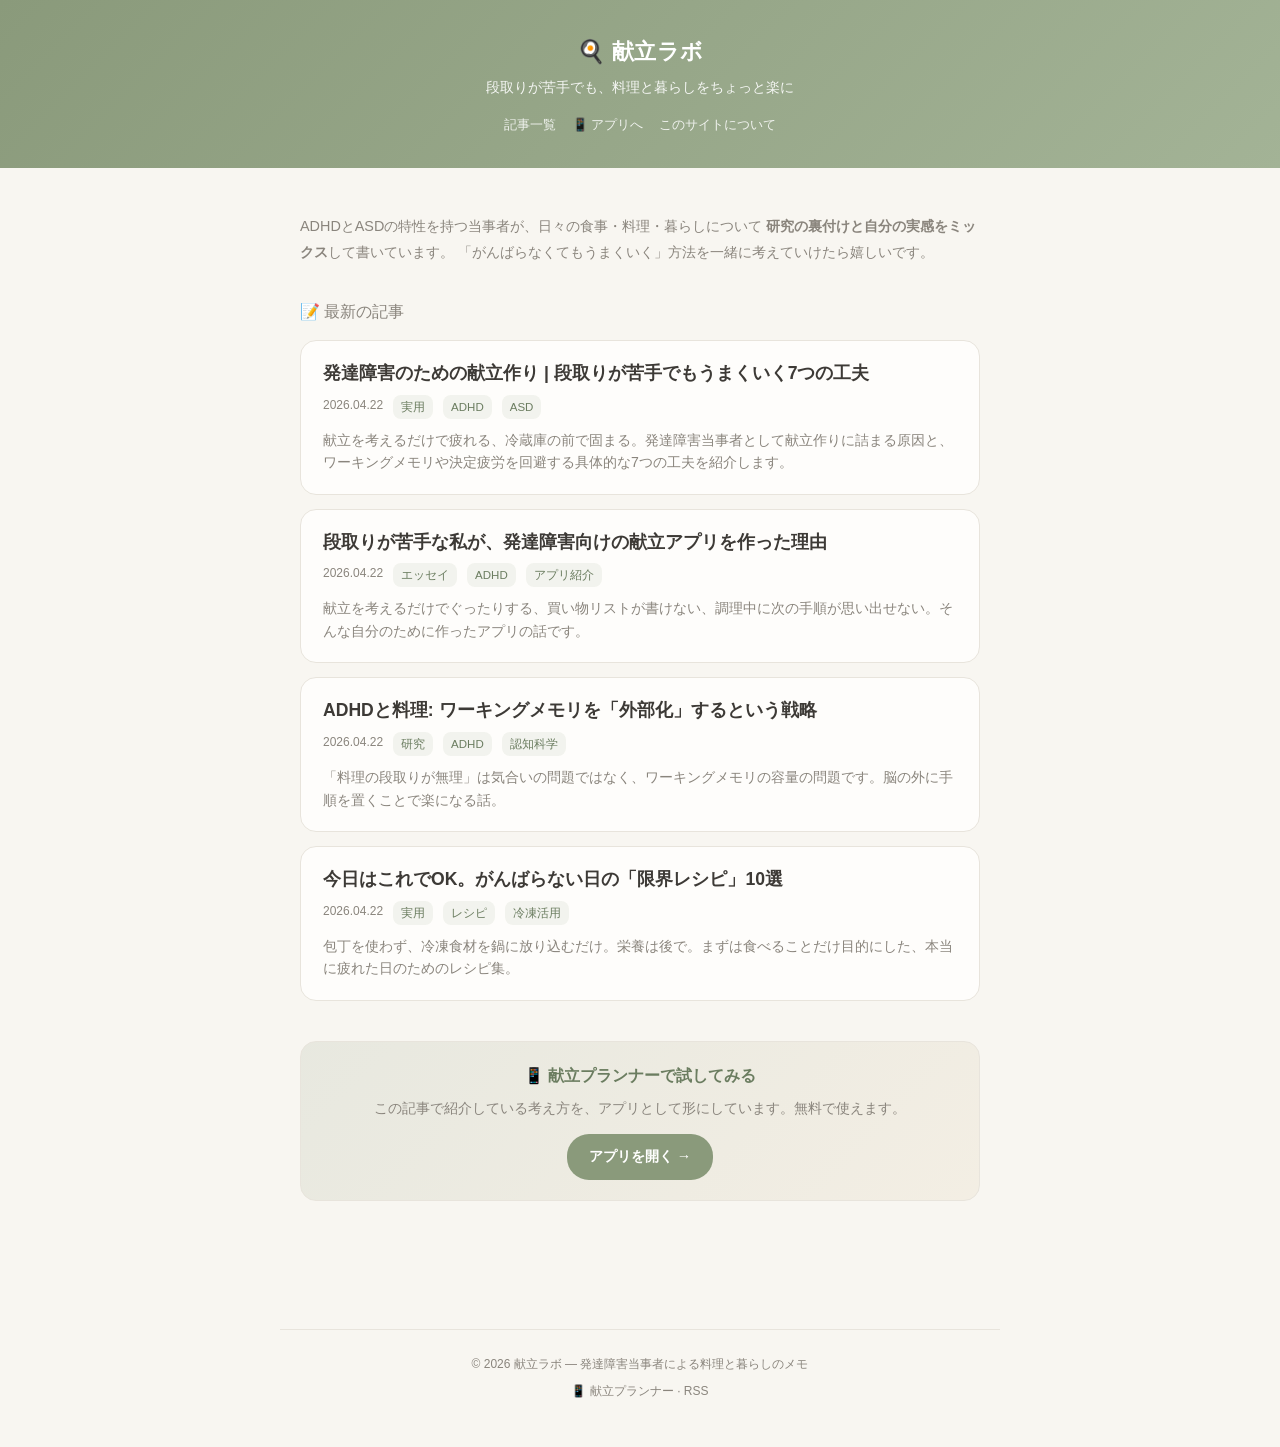
<file: blog/index.html>
<!DOCTYPE html>
<html lang="ja">
<head>
<meta charset="UTF-8">
<meta name="viewport" content="width=device-width, initial-scale=1">

<title>献立ラボ | 発達障害(ADHD/ASD)当事者のための献立・料理・暮らしブログ</title>
<meta name="description" content="発達障害(ADHD/ASD)当事者による、献立作り・料理・段取り・暮らしのブログ。研究の裏付けと当事者の実感をミックス。「発達障害 献立」でお探しの方へ、段取りが苦手でもうまくいく工夫をお届けします。">
<meta name="keywords" content="発達障害,献立,ADHD,ASD,料理,段取り,ワーキングメモリ,当事者ブログ">
<meta name="robots" content="index,follow">
<link rel="canonical" href="https://mayuko9775orz-wq.github.io/meal-planner/blog/">

<!-- OGP -->
<meta property="og:type" content="website">
<meta property="og:site_name" content="献立ラボ">
<meta property="og:title" content="献立ラボ | 発達障害当事者のための献立・料理・暮らしブログ">
<meta property="og:description" content="発達障害(ADHD/ASD)当事者による献立作り・料理・暮らしブログ。段取りが苦手でもうまくいく工夫。">
<meta property="og:url" content="https://mayuko9775orz-wq.github.io/meal-planner/blog/">
<meta property="og:image" content="https://mayuko9775orz-wq.github.io/meal-planner/blog/assets/og-default.svg">
<meta property="og:locale" content="ja_JP">

<!-- Twitter Card -->
<meta name="twitter:card" content="summary_large_image">
<meta name="twitter:title" content="献立ラボ">
<meta name="twitter:description" content="発達障害当事者の料理と暮らしブログ">
<meta name="twitter:image" content="https://mayuko9775orz-wq.github.io/meal-planner/blog/assets/og-default.svg">

<!-- 構造化データ: サイト全体 -->
<script type="application/ld+json">
{
  "@context": "https://schema.org",
  "@type": "Blog",
  "name": "献立ラボ",
  "description": "発達障害当事者や、段取りが苦手な人向けの料理・食・暮らしブログ",
  "url": "https://mayuko9775orz-wq.github.io/meal-planner/blog/",
  "inLanguage": "ja-JP"
}
</script>

<!-- Google Analytics 4 (IDを取得したら下のGA_MEASUREMENT_IDを置換) -->
<!--
<script async src="https://www.googletagmanager.com/gtag/js?id=GA_MEASUREMENT_ID"></script>
<script>
  window.dataLayer = window.dataLayer || [];
  function gtag(){dataLayer.push(arguments);}
  gtag('js', new Date());
  gtag('config', 'GA_MEASUREMENT_ID');
</script>
-->

<link rel="stylesheet" href="./style.css">
<link rel="alternate" type="application/rss+xml" title="献立ラボ RSS" href="./rss.xml">
</head>
<body>

<header class="site-header">
  <h1 class="site-title"><a href="./">🍳 献立ラボ</a></h1>
  <p class="site-tagline">段取りが苦手でも、料理と暮らしをちょっと楽に</p>
  <nav class="site-nav">
    <a href="./">記事一覧</a>
    <a href="../">📱 アプリへ</a>
    <a href="./about.html">このサイトについて</a>
  </nav>
</header>

<main>
  <section style="margin-bottom:32px">
    <p style="font-size:.9rem;color:var(--text-light);line-height:1.8">
      ADHDとASDの特性を持つ当事者が、日々の食事・料理・暮らしについて
      <strong>研究の裏付けと自分の実感をミックス</strong>して書いています。
      「がんばらなくてもうまくいく」方法を一緒に考えていけたら嬉しいです。
    </p>
  </section>

  <h2 style="font-size:1rem;margin:0 0 14px;color:var(--text-light);font-weight:500">📝 最新の記事</h2>
  <ul class="post-list">

    <li class="post-card">
      <a href="./posts/004-hattatsu-shogai-kondate.html">
        <h2>発達障害のための献立作り | 段取りが苦手でもうまくいく7つの工夫</h2>
        <div class="post-meta">
          <time datetime="2026-04-22">2026.04.22</time>
          <span class="post-tag">実用</span>
          <span class="post-tag">ADHD</span>
          <span class="post-tag">ASD</span>
        </div>
        <p class="post-excerpt">献立を考えるだけで疲れる、冷蔵庫の前で固まる。発達障害当事者として献立作りに詰まる原因と、ワーキングメモリや決定疲労を回避する具体的な7つの工夫を紹介します。</p>
      </a>
    </li>

    <li class="post-card">
      <a href="./posts/001-why-i-built-this.html">
        <h2>段取りが苦手な私が、発達障害向けの献立アプリを作った理由</h2>
        <div class="post-meta">
          <time datetime="2026-04-22">2026.04.22</time>
          <span class="post-tag">エッセイ</span>
          <span class="post-tag">ADHD</span>
          <span class="post-tag">アプリ紹介</span>
        </div>
        <p class="post-excerpt">献立を考えるだけでぐったりする、買い物リストが書けない、調理中に次の手順が思い出せない。そんな自分のために作ったアプリの話です。</p>
      </a>
    </li>

    <li class="post-card">
      <a href="./posts/002-adhd-and-cooking.html">
        <h2>ADHDと料理: ワーキングメモリを「外部化」するという戦略</h2>
        <div class="post-meta">
          <time datetime="2026-04-22">2026.04.22</time>
          <span class="post-tag">研究</span>
          <span class="post-tag">ADHD</span>
          <span class="post-tag">認知科学</span>
        </div>
        <p class="post-excerpt">「料理の段取りが無理」は気合いの問題ではなく、ワーキングメモリの容量の問題です。脳の外に手順を置くことで楽になる話。</p>
      </a>
    </li>

    <li class="post-card">
      <a href="./posts/003-limit-recipes.html">
        <h2>今日はこれでOK。がんばらない日の「限界レシピ」10選</h2>
        <div class="post-meta">
          <time datetime="2026-04-22">2026.04.22</time>
          <span class="post-tag">実用</span>
          <span class="post-tag">レシピ</span>
          <span class="post-tag">冷凍活用</span>
        </div>
        <p class="post-excerpt">包丁を使わず、冷凍食材を鍋に放り込むだけ。栄養は後で。まずは食べることだけ目的にした、本当に疲れた日のためのレシピ集。</p>
      </a>
    </li>

  </ul>

  <div class="app-cta" style="margin-top:40px">
    <h3>📱 献立プランナーで試してみる</h3>
    <p>この記事で紹介している考え方を、アプリとして形にしています。無料で使えます。</p>
    <a href="../" class="btn">アプリを開く →</a>
  </div>
</main>

<footer class="site-footer">
  <div>© 2026 献立ラボ — 発達障害当事者による料理と暮らしのメモ</div>
  <div style="margin-top:6px"><a href="../">📱 献立プランナー</a> · <a href="./rss.xml">RSS</a></div>
</footer>

</body>
</html>
</file>
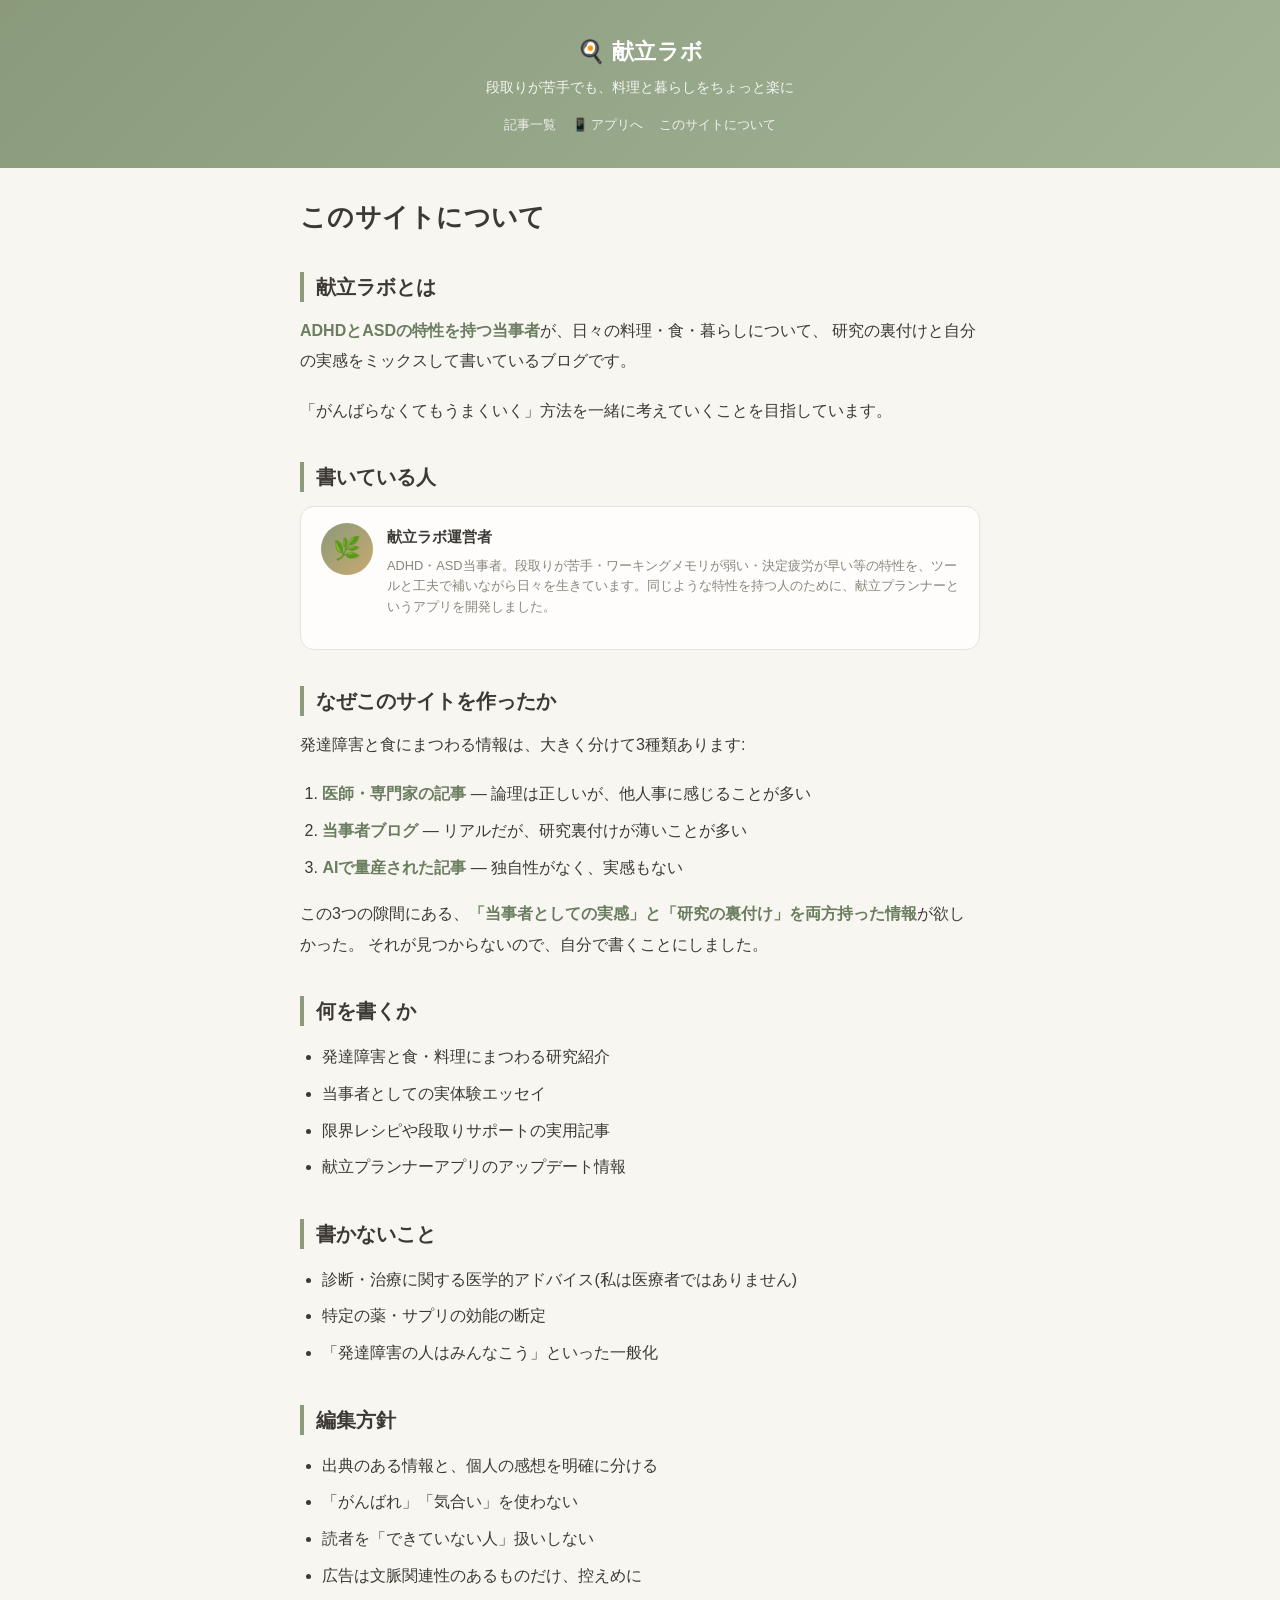
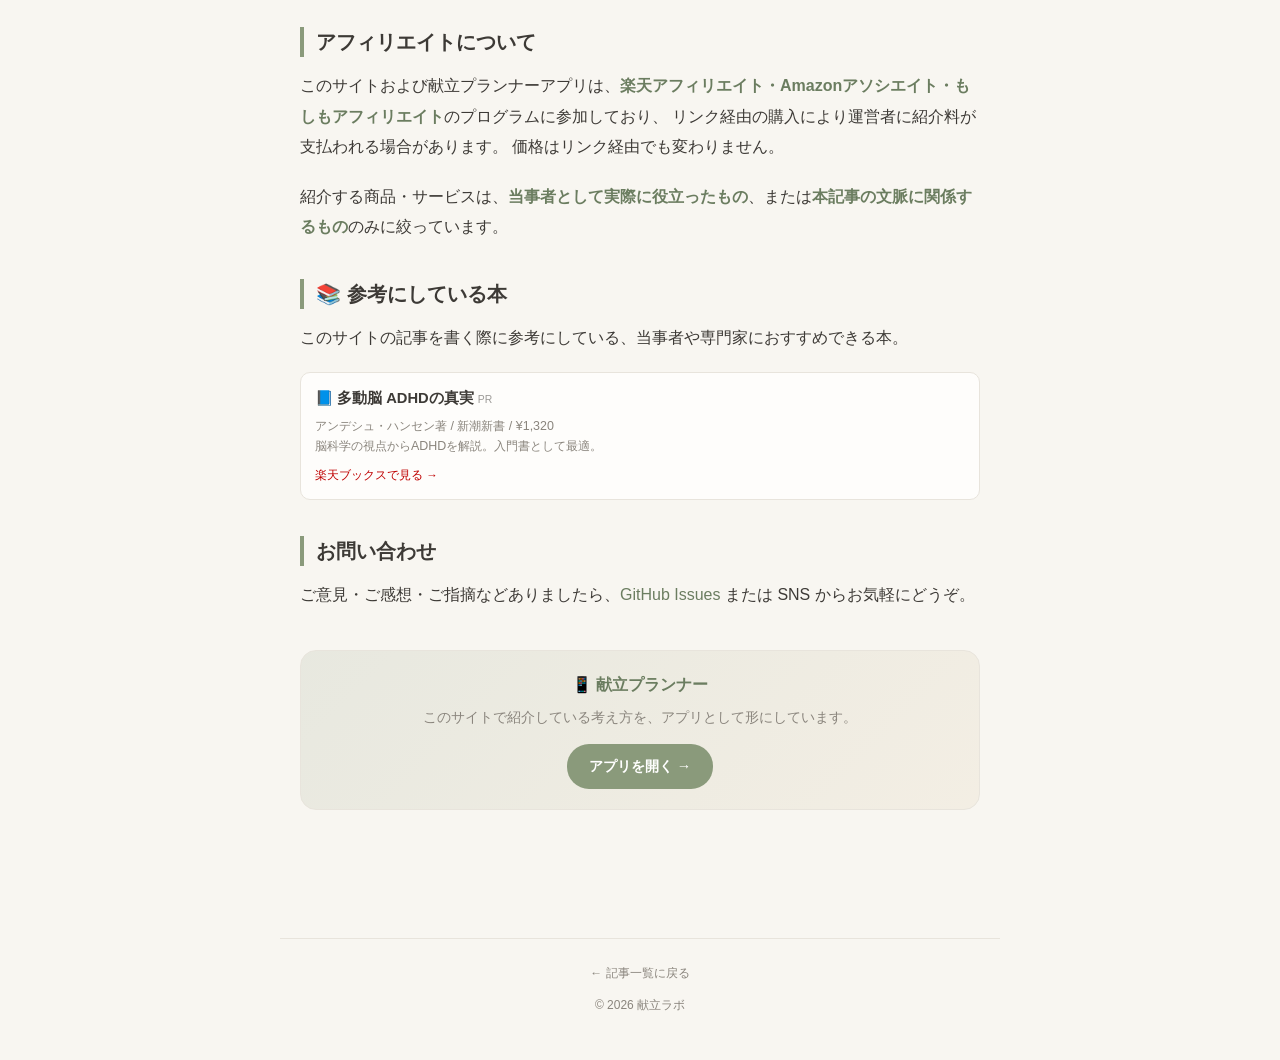
<file: blog/about.html>
<!DOCTYPE html>
<html lang="ja">
<head>
<meta charset="UTF-8">
<meta name="viewport" content="width=device-width, initial-scale=1">
<title>このサイトについて | 献立ラボ</title>
<meta name="description" content="献立ラボは、ADHD・ASD当事者が運営する、発達障害と食・暮らしに関するブログです。研究の裏付けと当事者の実感をミックスしてお届けしています。">
<link rel="canonical" href="https://mayuko9775orz-wq.github.io/meal-planner/blog/about.html">
<meta property="og:type" content="website">
<meta property="og:title" content="このサイトについて | 献立ラボ">
<meta property="og:description" content="ADHD・ASD当事者による、発達障害と食・暮らしのブログ">
<meta property="og:url" content="https://mayuko9775orz-wq.github.io/meal-planner/blog/about.html">
<meta property="og:image" content="https://mayuko9775orz-wq.github.io/meal-planner/blog/assets/og-default.svg">
<link rel="stylesheet" href="./style.css">
</head>
<body>

<header class="site-header">
  <h1 class="site-title"><a href="./">🍳 献立ラボ</a></h1>
  <p class="site-tagline">段取りが苦手でも、料理と暮らしをちょっと楽に</p>
  <nav class="site-nav">
    <a href="./">記事一覧</a>
    <a href="../">📱 アプリへ</a>
    <a href="./about.html">このサイトについて</a>
  </nav>
</header>

<main>
  <article>
    <header class="article-header">
      <h1 class="article-title">このサイトについて</h1>
    </header>

    <div class="article-body">
      <h2>献立ラボとは</h2>
      <p>
        <strong>ADHDとASDの特性を持つ当事者</strong>が、日々の料理・食・暮らしについて、
        研究の裏付けと自分の実感をミックスして書いているブログです。
      </p>
      <p>
        「がんばらなくてもうまくいく」方法を一緒に考えていくことを目指しています。
      </p>

      <h2>書いている人</h2>
      <div class="author-box" style="margin-top:0">
        <div class="author-avatar">🌿</div>
        <div>
          <div class="author-name">献立ラボ運営者</div>
          <p class="author-bio">ADHD・ASD当事者。段取りが苦手・ワーキングメモリが弱い・決定疲労が早い等の特性を、ツールと工夫で補いながら日々を生きています。同じような特性を持つ人のために、献立プランナーというアプリを開発しました。</p>
        </div>
      </div>

      <h2>なぜこのサイトを作ったか</h2>
      <p>
        発達障害と食にまつわる情報は、大きく分けて3種類あります:
      </p>
      <ol>
        <li><strong>医師・専門家の記事</strong> — 論理は正しいが、他人事に感じることが多い</li>
        <li><strong>当事者ブログ</strong> — リアルだが、研究裏付けが薄いことが多い</li>
        <li><strong>AIで量産された記事</strong> — 独自性がなく、実感もない</li>
      </ol>
      <p>
        この3つの隙間にある、<strong>「当事者としての実感」と「研究の裏付け」を両方持った情報</strong>が欲しかった。
        それが見つからないので、自分で書くことにしました。
      </p>

      <h2>何を書くか</h2>
      <ul>
        <li>発達障害と食・料理にまつわる研究紹介</li>
        <li>当事者としての実体験エッセイ</li>
        <li>限界レシピや段取りサポートの実用記事</li>
        <li>献立プランナーアプリのアップデート情報</li>
      </ul>

      <h2>書かないこと</h2>
      <ul>
        <li>診断・治療に関する医学的アドバイス(私は医療者ではありません)</li>
        <li>特定の薬・サプリの効能の断定</li>
        <li>「発達障害の人はみんなこう」といった一般化</li>
      </ul>

      <h2>編集方針</h2>
      <ul>
        <li>出典のある情報と、個人の感想を明確に分ける</li>
        <li>「がんばれ」「気合い」を使わない</li>
        <li>読者を「できていない人」扱いしない</li>
        <li>広告は文脈関連性のあるものだけ、控えめに</li>
      </ul>

      <h2>アフィリエイトについて</h2>
      <p>
        このサイトおよび献立プランナーアプリは、<strong>楽天アフィリエイト・Amazonアソシエイト・もしもアフィリエイト</strong>のプログラムに参加しており、
        リンク経由の購入により運営者に紹介料が支払われる場合があります。
        価格はリンク経由でも変わりません。
      </p>
      <p>
        紹介する商品・サービスは、<strong>当事者として実際に役立ったもの</strong>、または<strong>本記事の文脈に関係するもの</strong>のみに絞っています。
      </p>

      <h2>📚 参考にしている本</h2>
      <p>このサイトの記事を書く際に参考にしている、当事者や専門家におすすめできる本。</p>

      <a href="https://hb.afl.rakuten.co.jp/ichiba/53155dde.d4ebc3b0.53155ddf.956083b7/?pc=https%3A%2F%2Fitem.rakuten.co.jp%2Fbook%2F18174671%2F" target="_blank" rel="noopener noreferrer sponsored" style="display:block;padding:12px 14px;background:var(--card);border:1px solid var(--border);border-radius:10px;text-decoration:none;color:var(--text);margin:12px 0">
        <div style="font-weight:600;font-size:.92rem;margin-bottom:4px">📘 多動脳 ADHDの真実 <span style="font-size:.65rem;opacity:.5;font-weight:normal">PR</span></div>
        <div style="font-size:.78rem;color:var(--text-light);line-height:1.6">アンデシュ・ハンセン著 / 新潮新書 / ¥1,320<br>脳科学の視点からADHDを解説。入門書として最適。</div>
        <div style="margin-top:8px;font-size:.72rem;color:#bf0000">楽天ブックスで見る →</div>
      </a>

      <h2>お問い合わせ</h2>
      <p>
        ご意見・ご感想・ご指摘などありましたら、<a href="https://github.com/mayuko9775orz-wq/meal-planner/issues" target="_blank" rel="noopener">GitHub Issues</a> または SNS からお気軽にどうぞ。
      </p>
    </div>

    <div class="app-cta">
      <h3>📱 献立プランナー</h3>
      <p>このサイトで紹介している考え方を、アプリとして形にしています。</p>
      <a href="../" class="btn">アプリを開く →</a>
    </div>
  </article>
</main>

<footer class="site-footer">
  <div><a href="./">← 記事一覧に戻る</a></div>
  <div style="margin-top:10px">© 2026 献立ラボ</div>
</footer>

</body>
</html>
</file>
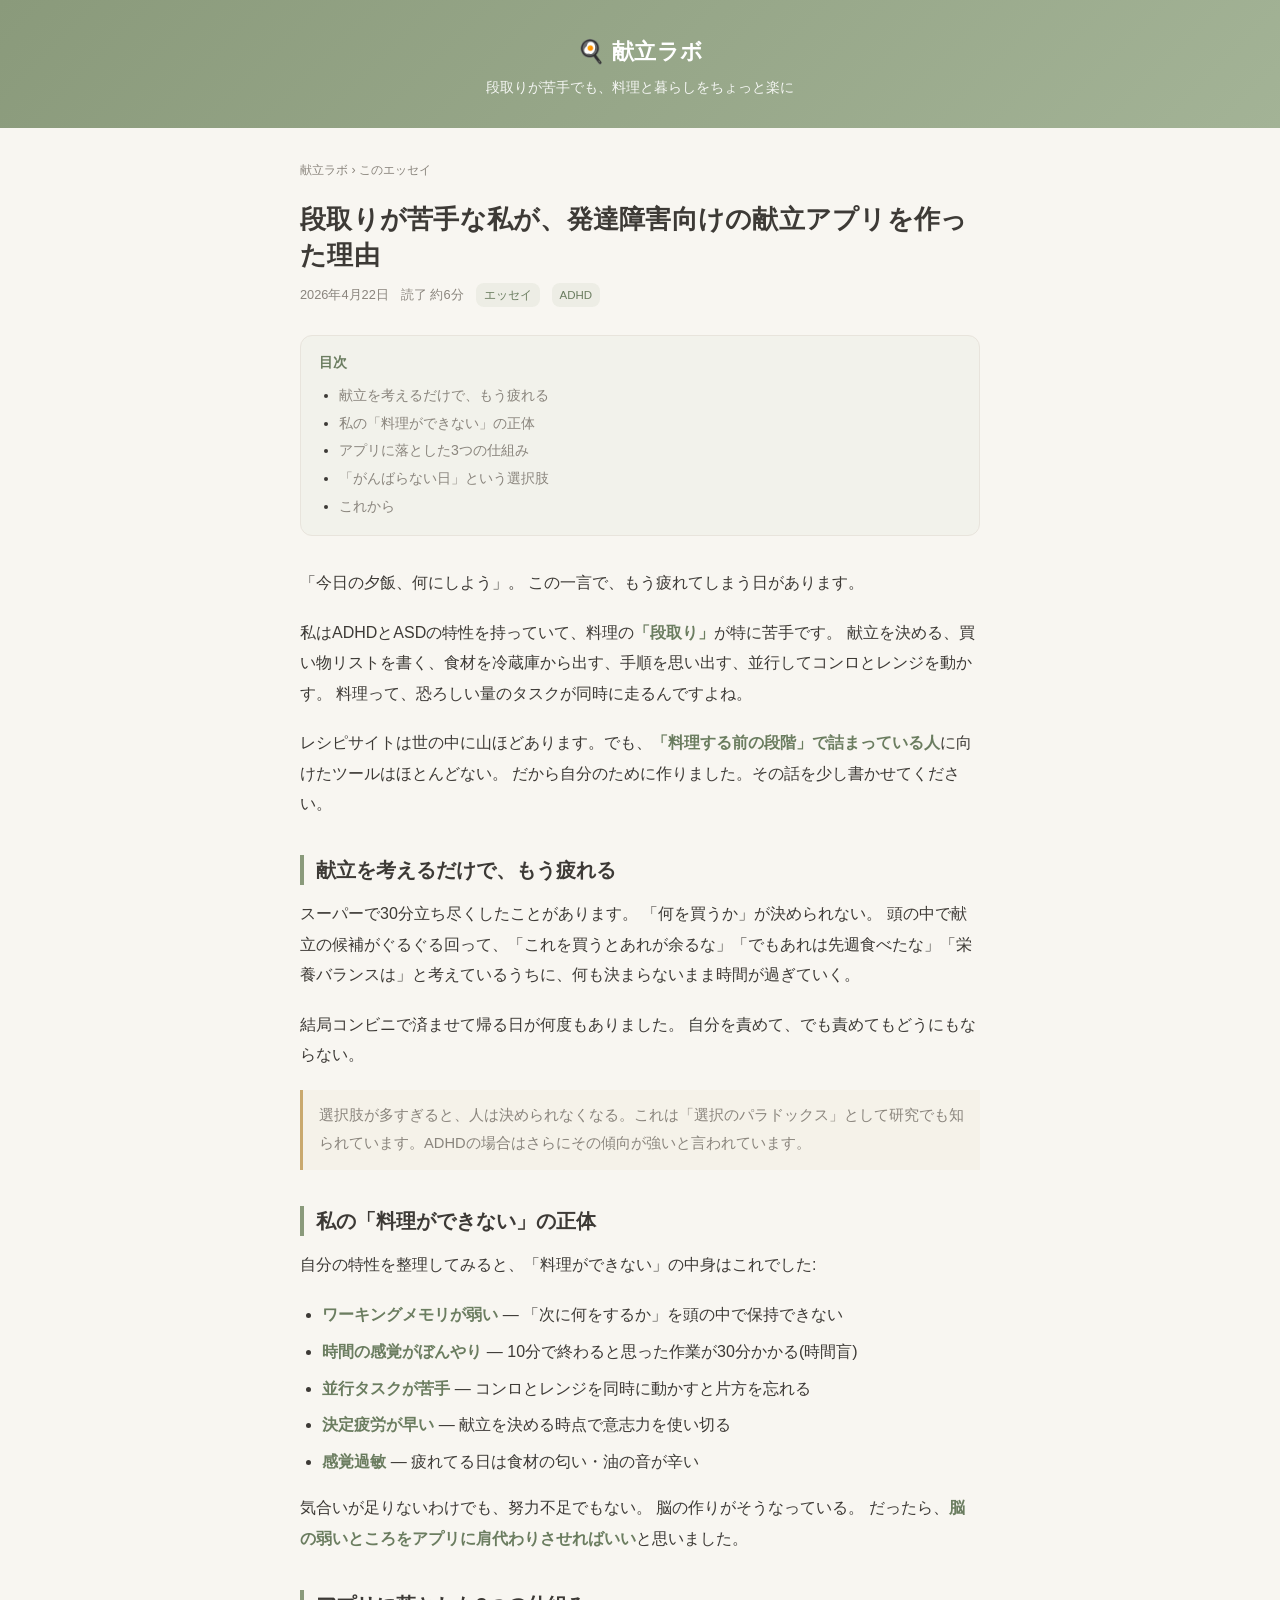
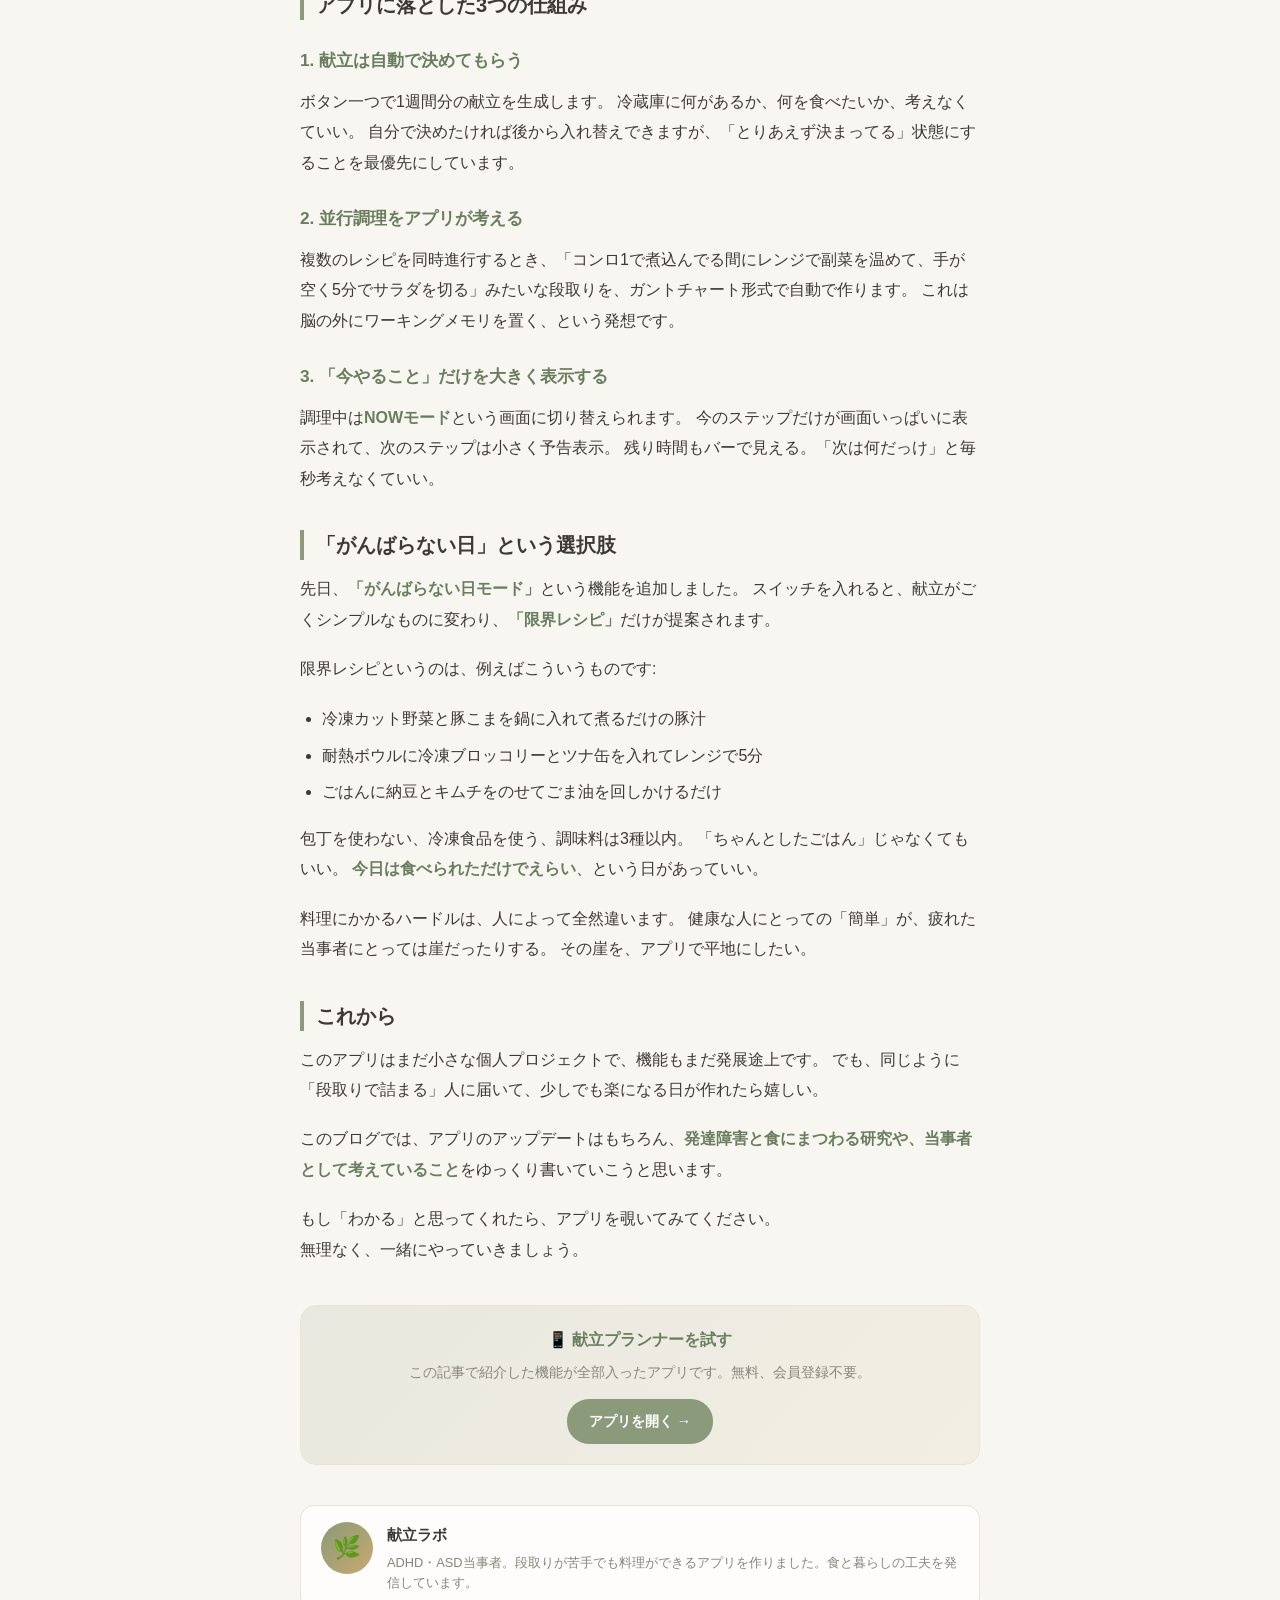
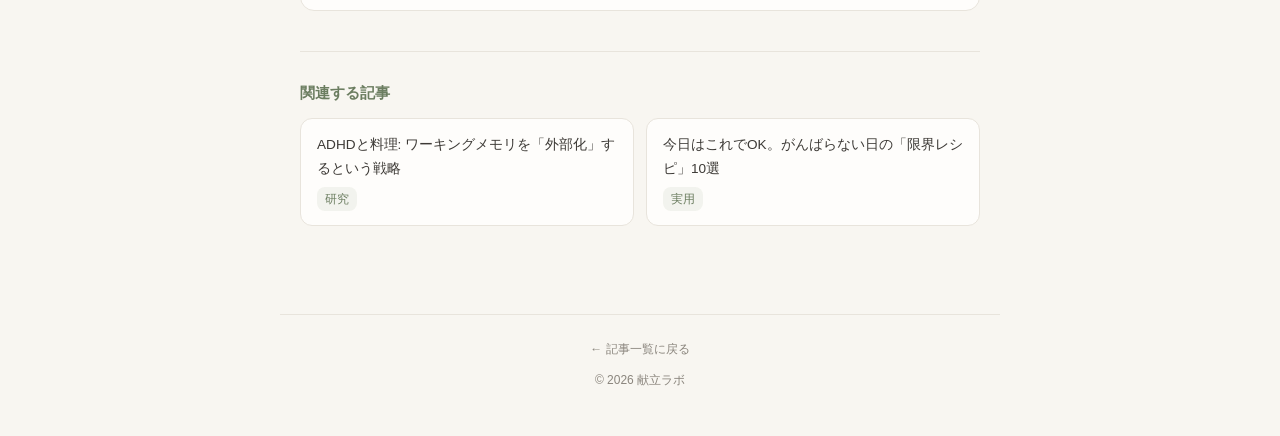
<file: blog/posts/001-why-i-built-this.html>
<!DOCTYPE html>
<html lang="ja">
<head>
<meta charset="UTF-8">
<meta name="viewport" content="width=device-width, initial-scale=1">

<title>段取りが苦手な私が、発達障害向けの献立アプリを作った理由 | 献立ラボ</title>
<meta name="description" content="ADHDとASDの特性を持つ当事者が、日々の料理で感じた「無理」を減らすために献立アプリを作りました。段取り障害・選択疲労・ワーキングメモリの壁との向き合い方の記録。">
<meta name="robots" content="index,follow">
<link rel="canonical" href="https://mayuko9775orz-wq.github.io/meal-planner/blog/posts/001-why-i-built-this.html">

<!-- OGP -->
<meta property="og:type" content="article">
<meta property="og:title" content="段取りが苦手な私が、発達障害向けの献立アプリを作った理由">
<meta property="og:description" content="ADHDとASDの特性を持つ当事者が、日々の料理で感じた「無理」を減らすために献立アプリを作りました。">
<meta property="og:url" content="https://mayuko9775orz-wq.github.io/meal-planner/blog/posts/001-why-i-built-this.html">
<meta property="og:image" content="https://mayuko9775orz-wq.github.io/meal-planner/blog/assets/og-default.svg">
<meta property="og:locale" content="ja_JP">
<meta property="article:published_time" content="2026-04-22T00:00:00+09:00">
<meta property="article:author" content="献立ラボ">
<meta property="article:tag" content="ADHD">
<meta property="article:tag" content="発達障害">
<meta property="article:tag" content="料理">

<meta name="twitter:card" content="summary_large_image">
<meta name="twitter:title" content="段取りが苦手な私が、発達障害向けの献立アプリを作った理由">
<meta name="twitter:description" content="ADHDとASDの特性を持つ当事者が作った料理アプリの話">
<meta name="twitter:image" content="https://mayuko9775orz-wq.github.io/meal-planner/blog/assets/og-default.svg">

<!-- 構造化データ -->
<script type="application/ld+json">
{
  "@context": "https://schema.org",
  "@type": "BlogPosting",
  "headline": "段取りが苦手な私が、発達障害向けの献立アプリを作った理由",
  "description": "ADHDとASDの特性を持つ当事者が、日々の料理で感じた「無理」を減らすために献立アプリを作りました。",
  "image": "https://mayuko9775orz-wq.github.io/meal-planner/blog/assets/og-default.svg",
  "datePublished": "2026-04-22T00:00:00+09:00",
  "dateModified": "2026-04-22T00:00:00+09:00",
  "author": { "@type": "Person", "name": "献立ラボ" },
  "publisher": {
    "@type": "Organization",
    "name": "献立ラボ",
    "logo": { "@type": "ImageObject", "url": "https://mayuko9775orz-wq.github.io/meal-planner/blog/assets/og-default.svg" }
  },
  "mainEntityOfPage": "https://mayuko9775orz-wq.github.io/meal-planner/blog/posts/001-why-i-built-this.html"
}
</script>
<script type="application/ld+json">
{
  "@context": "https://schema.org",
  "@type": "BreadcrumbList",
  "itemListElement": [
    {"@type":"ListItem","position":1,"name":"献立ラボ","item":"https://mayuko9775orz-wq.github.io/meal-planner/blog/"},
    {"@type":"ListItem","position":2,"name":"段取りが苦手な私が、発達障害向けの献立アプリを作った理由"}
  ]
}
</script>

<link rel="stylesheet" href="../style.css">
</head>
<body>

<header class="site-header">
  <h1 class="site-title"><a href="../">🍳 献立ラボ</a></h1>
  <p class="site-tagline">段取りが苦手でも、料理と暮らしをちょっと楽に</p>
</header>

<main>
  <nav class="breadcrumb" aria-label="パンくず">
    <a href="../">献立ラボ</a> › <span>このエッセイ</span>
  </nav>

  <article>
    <header class="article-header">
      <h1 class="article-title">段取りが苦手な私が、発達障害向けの献立アプリを作った理由</h1>
      <div class="article-meta">
        <time datetime="2026-04-22">2026年4月22日</time>
        <span>読了 約6分</span>
        <span class="post-tag">エッセイ</span>
        <span class="post-tag">ADHD</span>
      </div>
    </header>

    <nav class="toc" aria-label="目次">
      <div class="toc-title">目次</div>
      <ul>
        <li><a href="#ch1">献立を考えるだけで、もう疲れる</a></li>
        <li><a href="#ch2">私の「料理ができない」の正体</a></li>
        <li><a href="#ch3">アプリに落とした3つの仕組み</a></li>
        <li><a href="#ch4">「がんばらない日」という選択肢</a></li>
        <li><a href="#ch5">これから</a></li>
      </ul>
    </nav>

    <div class="article-body">
      <p>
        「今日の夕飯、何にしよう」。
        この一言で、もう疲れてしまう日があります。
      </p>

      <p>
        私はADHDとASDの特性を持っていて、料理の<strong>「段取り」</strong>が特に苦手です。
        献立を決める、買い物リストを書く、食材を冷蔵庫から出す、手順を思い出す、並行してコンロとレンジを動かす。
        料理って、恐ろしい量のタスクが同時に走るんですよね。
      </p>

      <p>
        レシピサイトは世の中に山ほどあります。でも、<strong>「料理する前の段階」で詰まっている人</strong>に向けたツールはほとんどない。
        だから自分のために作りました。その話を少し書かせてください。
      </p>

      <h2 id="ch1">献立を考えるだけで、もう疲れる</h2>

      <p>
        スーパーで30分立ち尽くしたことがあります。
        「何を買うか」が決められない。
        頭の中で献立の候補がぐるぐる回って、「これを買うとあれが余るな」「でもあれは先週食べたな」「栄養バランスは」と考えているうちに、何も決まらないまま時間が過ぎていく。
      </p>

      <p>
        結局コンビニで済ませて帰る日が何度もありました。
        自分を責めて、でも責めてもどうにもならない。
      </p>

      <blockquote>
        選択肢が多すぎると、人は決められなくなる。これは「選択のパラドックス」として研究でも知られています。ADHDの場合はさらにその傾向が強いと言われています。
      </blockquote>

      <h2 id="ch2">私の「料理ができない」の正体</h2>

      <p>
        自分の特性を整理してみると、「料理ができない」の中身はこれでした:
      </p>

      <ul>
        <li><strong>ワーキングメモリが弱い</strong> — 「次に何をするか」を頭の中で保持できない</li>
        <li><strong>時間の感覚がぼんやり</strong> — 10分で終わると思った作業が30分かかる(時間盲)</li>
        <li><strong>並行タスクが苦手</strong> — コンロとレンジを同時に動かすと片方を忘れる</li>
        <li><strong>決定疲労が早い</strong> — 献立を決める時点で意志力を使い切る</li>
        <li><strong>感覚過敏</strong> — 疲れてる日は食材の匂い・油の音が辛い</li>
      </ul>

      <p>
        気合いが足りないわけでも、努力不足でもない。
        脳の作りがそうなっている。
        だったら、<strong>脳の弱いところをアプリに肩代わりさせればいい</strong>と思いました。
      </p>

      <h2 id="ch3">アプリに落とした3つの仕組み</h2>

      <h3>1. 献立は自動で決めてもらう</h3>
      <p>
        ボタン一つで1週間分の献立を生成します。
        冷蔵庫に何があるか、何を食べたいか、考えなくていい。
        自分で決めたければ後から入れ替えできますが、「とりあえず決まってる」状態にすることを最優先にしています。
      </p>

      <h3>2. 並行調理をアプリが考える</h3>
      <p>
        複数のレシピを同時進行するとき、「コンロ1で煮込んでる間にレンジで副菜を温めて、手が空く5分でサラダを切る」みたいな段取りを、ガントチャート形式で自動で作ります。
        これは脳の外にワーキングメモリを置く、という発想です。
      </p>

      <h3>3. 「今やること」だけを大きく表示する</h3>
      <p>
        調理中は<strong>NOWモード</strong>という画面に切り替えられます。
        今のステップだけが画面いっぱいに表示されて、次のステップは小さく予告表示。
        残り時間もバーで見える。「次は何だっけ」と毎秒考えなくていい。
      </p>

      <h2 id="ch4">「がんばらない日」という選択肢</h2>

      <p>
        先日、<strong>「がんばらない日モード」</strong>という機能を追加しました。
        スイッチを入れると、献立がごくシンプルなものに変わり、<strong>「限界レシピ」</strong>だけが提案されます。
      </p>

      <p>
        限界レシピというのは、例えばこういうものです:
      </p>

      <ul>
        <li>冷凍カット野菜と豚こまを鍋に入れて煮るだけの豚汁</li>
        <li>耐熱ボウルに冷凍ブロッコリーとツナ缶を入れてレンジで5分</li>
        <li>ごはんに納豆とキムチをのせてごま油を回しかけるだけ</li>
      </ul>

      <p>
        包丁を使わない、冷凍食品を使う、調味料は3種以内。
        「ちゃんとしたごはん」じゃなくてもいい。
        <strong>今日は食べられただけでえらい</strong>、という日があっていい。
      </p>

      <p>
        料理にかかるハードルは、人によって全然違います。
        健康な人にとっての「簡単」が、疲れた当事者にとっては崖だったりする。
        その崖を、アプリで平地にしたい。
      </p>

      <h2 id="ch5">これから</h2>

      <p>
        このアプリはまだ小さな個人プロジェクトで、機能もまだ発展途上です。
        でも、同じように「段取りで詰まる」人に届いて、少しでも楽になる日が作れたら嬉しい。
      </p>

      <p>
        このブログでは、アプリのアップデートはもちろん、<strong>発達障害と食にまつわる研究や、当事者として考えていること</strong>をゆっくり書いていこうと思います。
      </p>

      <p>
        もし「わかる」と思ってくれたら、アプリを覗いてみてください。<br>
        無理なく、一緒にやっていきましょう。
      </p>
    </div>

    <div class="app-cta">
      <h3>📱 献立プランナーを試す</h3>
      <p>この記事で紹介した機能が全部入ったアプリです。無料、会員登録不要。</p>
      <a href="../../" class="btn">アプリを開く →</a>
    </div>

    <div class="author-box">
      <div class="author-avatar">🌿</div>
      <div>
        <div class="author-name">献立ラボ</div>
        <p class="author-bio">ADHD・ASD当事者。段取りが苦手でも料理ができるアプリを作りました。食と暮らしの工夫を発信しています。</p>
      </div>
    </div>

    <section class="related">
      <h3>関連する記事</h3>
      <div class="related-grid">
        <div class="related-card">
          <a href="./002-adhd-and-cooking.html">
            <div>ADHDと料理: ワーキングメモリを「外部化」するという戦略</div>
            <div class="post-meta"><span class="post-tag">研究</span></div>
          </a>
        </div>
        <div class="related-card">
          <a href="./003-limit-recipes.html">
            <div>今日はこれでOK。がんばらない日の「限界レシピ」10選</div>
            <div class="post-meta"><span class="post-tag">実用</span></div>
          </a>
        </div>
      </div>
    </section>
  </article>
</main>

<footer class="site-footer">
  <div><a href="../">← 記事一覧に戻る</a></div>
  <div style="margin-top:10px">© 2026 献立ラボ</div>
</footer>

</body>
</html>
</file>
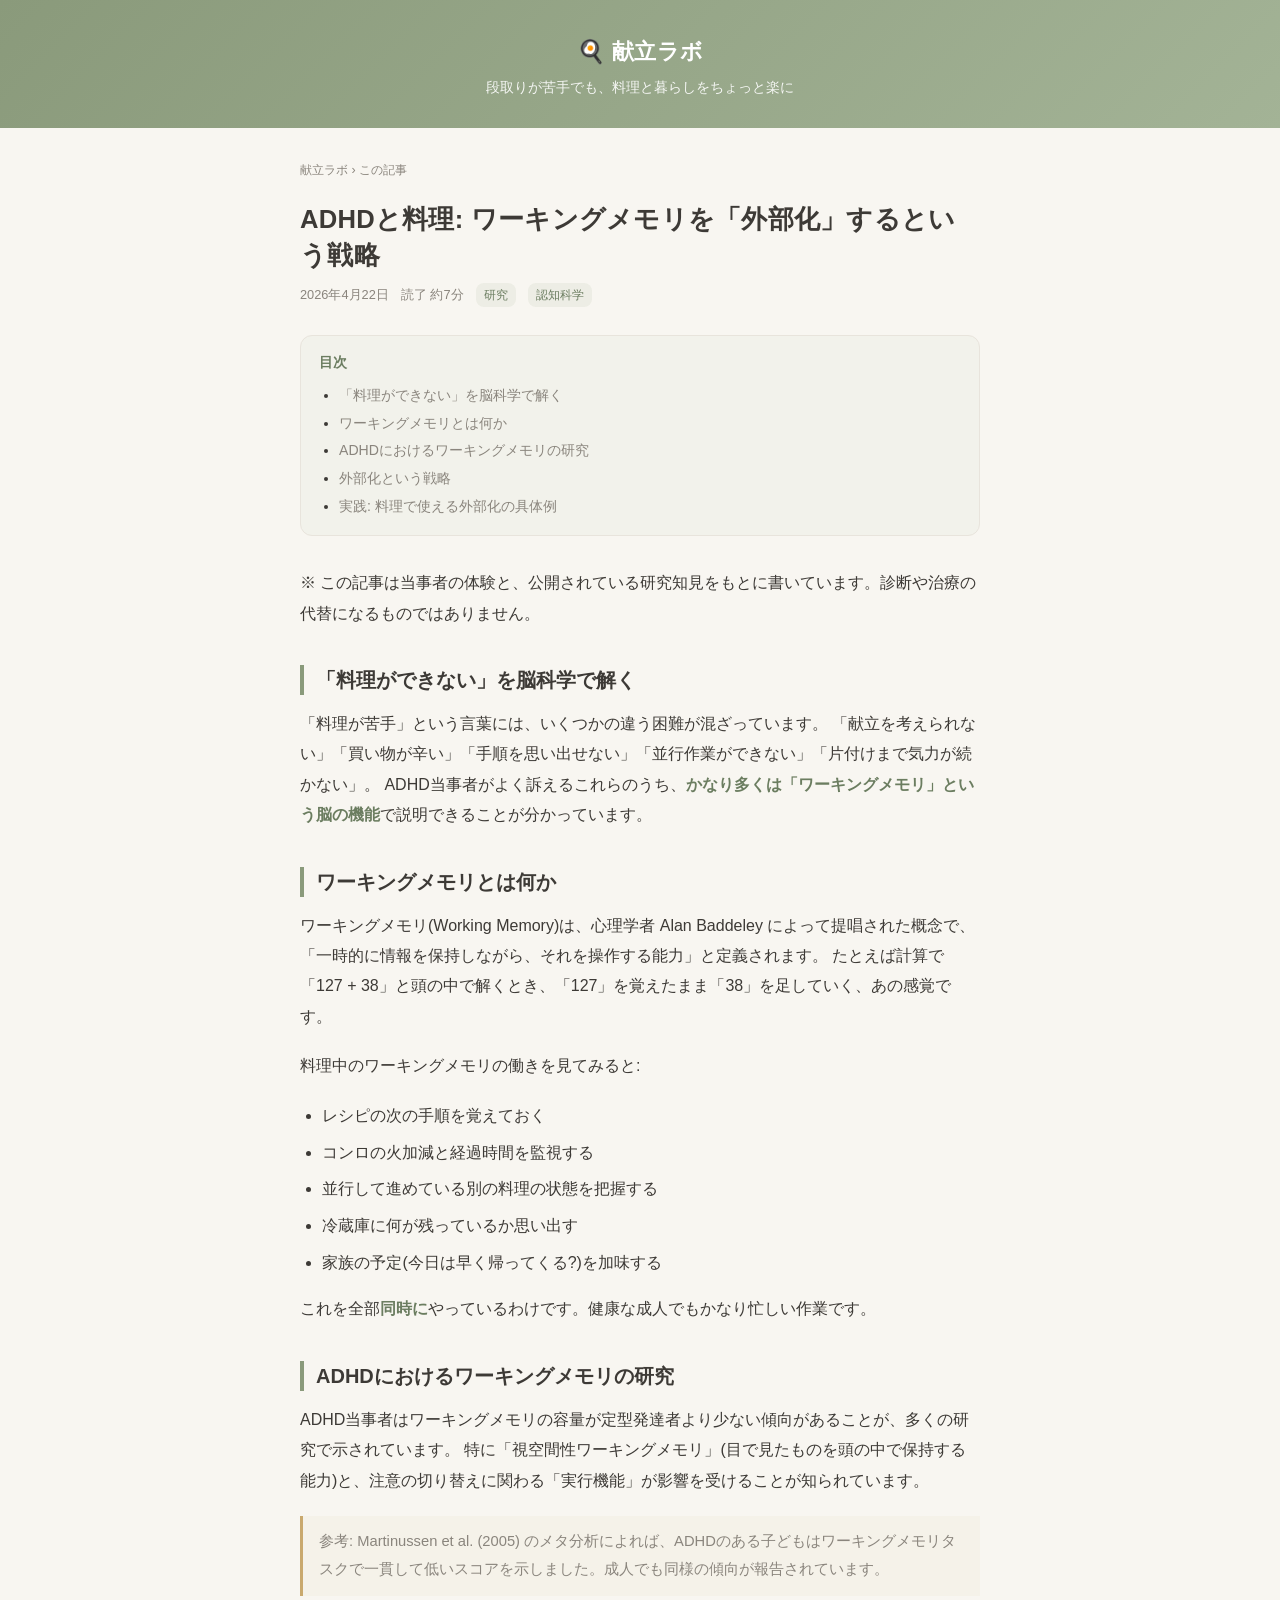
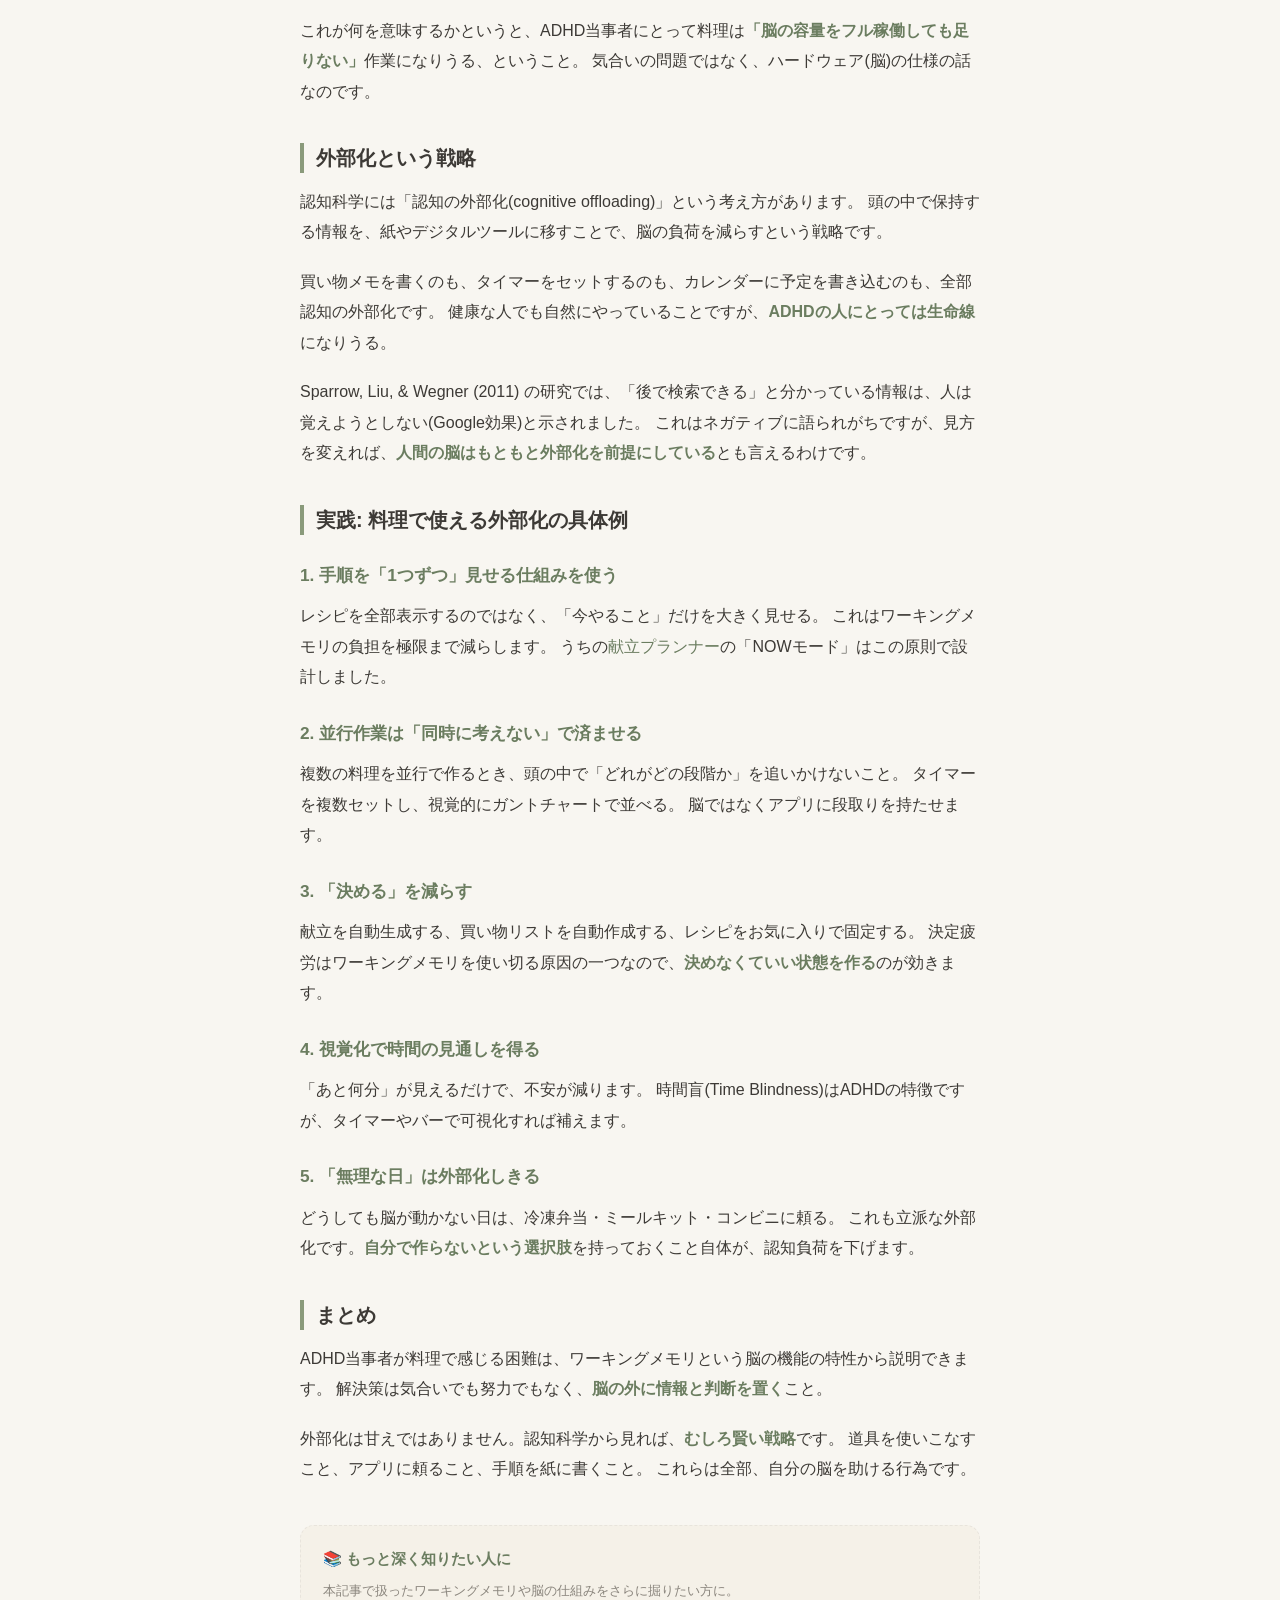
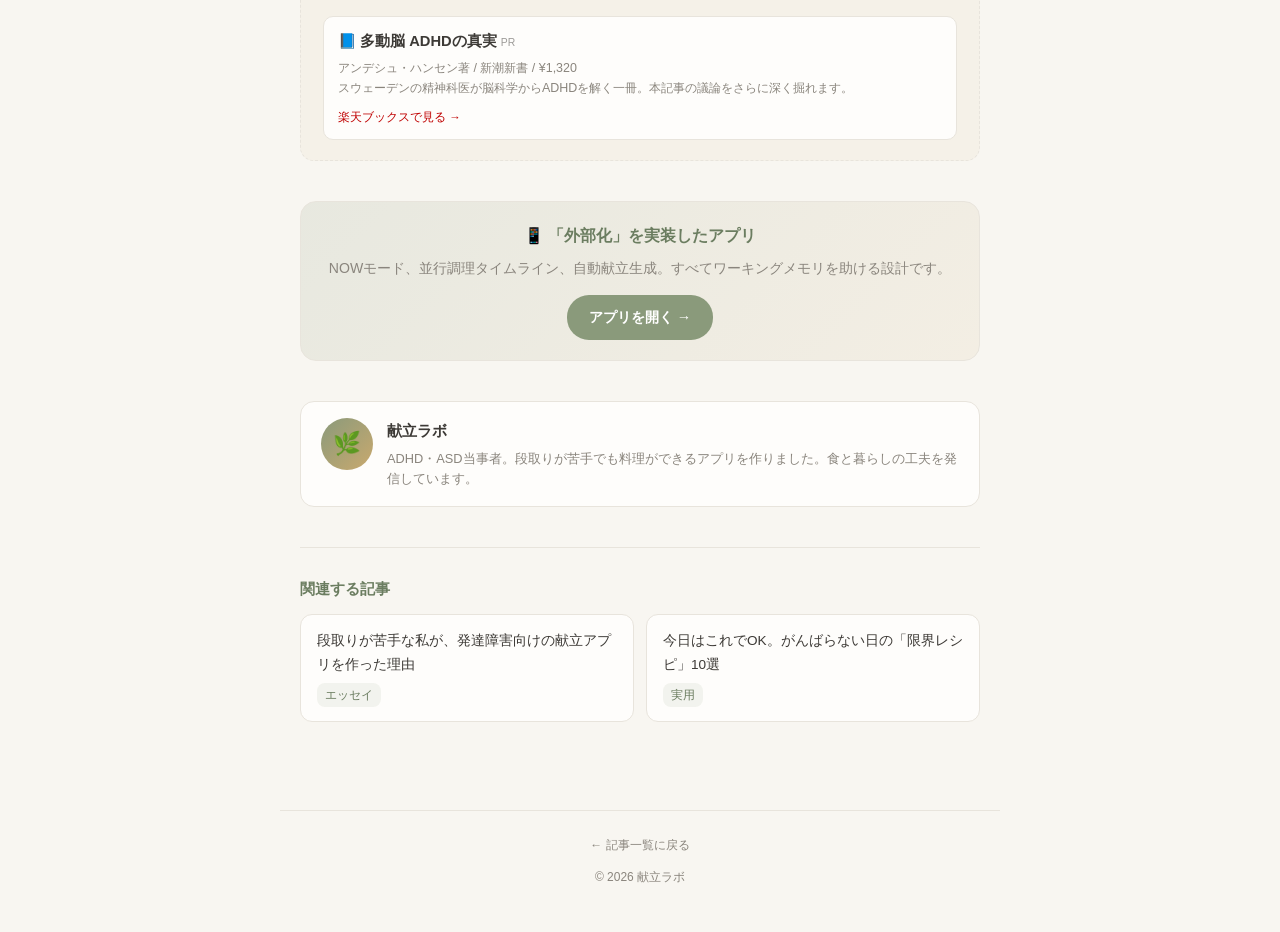
<file: blog/posts/002-adhd-and-cooking.html>
<!DOCTYPE html>
<html lang="ja">
<head>
<meta charset="UTF-8">
<meta name="viewport" content="width=device-width, initial-scale=1">

<title>ADHDと料理: ワーキングメモリを「外部化」するという戦略 | 献立ラボ</title>
<meta name="description" content="ADHDの人が料理を苦手と感じる背景には、ワーキングメモリの容量問題があります。脳の外に手順を置く「認知の外部化」という戦略と、その科学的根拠を紹介。">
<link rel="canonical" href="https://mayuko9775orz-wq.github.io/meal-planner/blog/posts/002-adhd-and-cooking.html">

<meta property="og:type" content="article">
<meta property="og:title" content="ADHDと料理: ワーキングメモリを「外部化」するという戦略">
<meta property="og:description" content="ADHDの人が料理を苦手と感じる背景には、ワーキングメモリの容量問題があります。">
<meta property="og:url" content="https://mayuko9775orz-wq.github.io/meal-planner/blog/posts/002-adhd-and-cooking.html">
<meta property="og:image" content="https://mayuko9775orz-wq.github.io/meal-planner/blog/assets/og-default.svg">
<meta property="og:locale" content="ja_JP">
<meta property="article:published_time" content="2026-04-22T00:00:00+09:00">

<meta name="twitter:card" content="summary_large_image">
<meta name="twitter:title" content="ADHDと料理: ワーキングメモリを「外部化」するという戦略">
<meta name="twitter:description" content="脳の外に手順を置くという認知戦略の話">
<meta name="twitter:image" content="https://mayuko9775orz-wq.github.io/meal-planner/blog/assets/og-default.svg">

<script type="application/ld+json">
{
  "@context": "https://schema.org",
  "@type": "BlogPosting",
  "headline": "ADHDと料理: ワーキングメモリを「外部化」するという戦略",
  "description": "ADHDと料理の難しさをワーキングメモリの観点から解説",
  "image": "https://mayuko9775orz-wq.github.io/meal-planner/blog/assets/og-default.svg",
  "datePublished": "2026-04-22T00:00:00+09:00",
  "author": { "@type": "Person", "name": "献立ラボ" },
  "publisher": { "@type": "Organization", "name": "献立ラボ" },
  "mainEntityOfPage": "https://mayuko9775orz-wq.github.io/meal-planner/blog/posts/002-adhd-and-cooking.html"
}
</script>

<link rel="stylesheet" href="../style.css">
</head>
<body>

<header class="site-header">
  <h1 class="site-title"><a href="../">🍳 献立ラボ</a></h1>
  <p class="site-tagline">段取りが苦手でも、料理と暮らしをちょっと楽に</p>
</header>

<main>
  <nav class="breadcrumb"><a href="../">献立ラボ</a> › <span>この記事</span></nav>

  <article>
    <header class="article-header">
      <h1 class="article-title">ADHDと料理: ワーキングメモリを「外部化」するという戦略</h1>
      <div class="article-meta">
        <time datetime="2026-04-22">2026年4月22日</time>
        <span>読了 約7分</span>
        <span class="post-tag">研究</span>
        <span class="post-tag">認知科学</span>
      </div>
    </header>

    <nav class="toc" aria-label="目次">
      <div class="toc-title">目次</div>
      <ul>
        <li><a href="#ch1">「料理ができない」を脳科学で解く</a></li>
        <li><a href="#ch2">ワーキングメモリとは何か</a></li>
        <li><a href="#ch3">ADHDにおけるワーキングメモリの研究</a></li>
        <li><a href="#ch4">外部化という戦略</a></li>
        <li><a href="#ch5">実践: 料理で使える外部化の具体例</a></li>
      </ul>
    </nav>

    <div class="article-body">
      <p>
        ※ この記事は当事者の体験と、公開されている研究知見をもとに書いています。診断や治療の代替になるものではありません。
      </p>

      <h2 id="ch1">「料理ができない」を脳科学で解く</h2>

      <p>
        「料理が苦手」という言葉には、いくつかの違う困難が混ざっています。
        「献立を考えられない」「買い物が辛い」「手順を思い出せない」「並行作業ができない」「片付けまで気力が続かない」。
        ADHD当事者がよく訴えるこれらのうち、<strong>かなり多くは「ワーキングメモリ」という脳の機能</strong>で説明できることが分かっています。
      </p>

      <h2 id="ch2">ワーキングメモリとは何か</h2>

      <p>
        ワーキングメモリ(Working Memory)は、心理学者 Alan Baddeley によって提唱された概念で、「一時的に情報を保持しながら、それを操作する能力」と定義されます。
        たとえば計算で「127 + 38」と頭の中で解くとき、「127」を覚えたまま「38」を足していく、あの感覚です。
      </p>

      <p>
        料理中のワーキングメモリの働きを見てみると:
      </p>

      <ul>
        <li>レシピの次の手順を覚えておく</li>
        <li>コンロの火加減と経過時間を監視する</li>
        <li>並行して進めている別の料理の状態を把握する</li>
        <li>冷蔵庫に何が残っているか思い出す</li>
        <li>家族の予定(今日は早く帰ってくる?)を加味する</li>
      </ul>

      <p>
        これを全部<strong>同時に</strong>やっているわけです。健康な成人でもかなり忙しい作業です。
      </p>

      <h2 id="ch3">ADHDにおけるワーキングメモリの研究</h2>

      <p>
        ADHD当事者はワーキングメモリの容量が定型発達者より少ない傾向があることが、多くの研究で示されています。
        特に「視空間性ワーキングメモリ」(目で見たものを頭の中で保持する能力)と、注意の切り替えに関わる「実行機能」が影響を受けることが知られています。
      </p>

      <blockquote>
        参考: Martinussen et al. (2005) のメタ分析によれば、ADHDのある子どもはワーキングメモリタスクで一貫して低いスコアを示しました。成人でも同様の傾向が報告されています。
      </blockquote>

      <p>
        これが何を意味するかというと、ADHD当事者にとって料理は<strong>「脳の容量をフル稼働しても足りない」</strong>作業になりうる、ということ。
        気合いの問題ではなく、ハードウェア(脳)の仕様の話なのです。
      </p>

      <h2 id="ch4">外部化という戦略</h2>

      <p>
        認知科学には「認知の外部化(cognitive offloading)」という考え方があります。
        頭の中で保持する情報を、紙やデジタルツールに移すことで、脳の負荷を減らすという戦略です。
      </p>

      <p>
        買い物メモを書くのも、タイマーをセットするのも、カレンダーに予定を書き込むのも、全部認知の外部化です。
        健康な人でも自然にやっていることですが、<strong>ADHDの人にとっては生命線</strong>になりうる。
      </p>

      <p>
        Sparrow, Liu, & Wegner (2011) の研究では、「後で検索できる」と分かっている情報は、人は覚えようとしない(Google効果)と示されました。
        これはネガティブに語られがちですが、見方を変えれば、<strong>人間の脳はもともと外部化を前提にしている</strong>とも言えるわけです。
      </p>

      <h2 id="ch5">実践: 料理で使える外部化の具体例</h2>

      <h3>1. 手順を「1つずつ」見せる仕組みを使う</h3>
      <p>
        レシピを全部表示するのではなく、「今やること」だけを大きく見せる。
        これはワーキングメモリの負担を極限まで減らします。
        うちの<a href="../../">献立プランナー</a>の「NOWモード」はこの原則で設計しました。
      </p>

      <h3>2. 並行作業は「同時に考えない」で済ませる</h3>
      <p>
        複数の料理を並行で作るとき、頭の中で「どれがどの段階か」を追いかけないこと。
        タイマーを複数セットし、視覚的にガントチャートで並べる。
        脳ではなくアプリに段取りを持たせます。
      </p>

      <h3>3. 「決める」を減らす</h3>
      <p>
        献立を自動生成する、買い物リストを自動作成する、レシピをお気に入りで固定する。
        決定疲労はワーキングメモリを使い切る原因の一つなので、<strong>決めなくていい状態を作る</strong>のが効きます。
      </p>

      <h3>4. 視覚化で時間の見通しを得る</h3>
      <p>
        「あと何分」が見えるだけで、不安が減ります。
        時間盲(Time Blindness)はADHDの特徴ですが、タイマーやバーで可視化すれば補えます。
      </p>

      <h3>5. 「無理な日」は外部化しきる</h3>
      <p>
        どうしても脳が動かない日は、冷凍弁当・ミールキット・コンビニに頼る。
        これも立派な外部化です。<strong>自分で作らないという選択肢</strong>を持っておくこと自体が、認知負荷を下げます。
      </p>

      <h2>まとめ</h2>

      <p>
        ADHD当事者が料理で感じる困難は、ワーキングメモリという脳の機能の特性から説明できます。
        解決策は気合いでも努力でもなく、<strong>脳の外に情報と判断を置く</strong>こと。
      </p>

      <p>
        外部化は甘えではありません。認知科学から見れば、<strong>むしろ賢い戦略</strong>です。
        道具を使いこなすこと、アプリに頼ること、手順を紙に書くこと。
        これらは全部、自分の脳を助ける行為です。
      </p>
    </div>

    <section style="margin:40px 0;padding:20px 22px;border-radius:14px;background:rgba(201,169,110,.06);border:1px dashed var(--border)">
      <h3 style="font-size:.95rem;margin:0 0 8px;color:var(--primary-dark)">📚 もっと深く知りたい人に</h3>
      <p style="font-size:.82rem;color:var(--text-light);margin:0 0 14px;line-height:1.7">本記事で扱ったワーキングメモリや脳の仕組みをさらに掘りたい方に。</p>

      <a href="https://hb.afl.rakuten.co.jp/ichiba/53155dde.d4ebc3b0.53155ddf.956083b7/?pc=https%3A%2F%2Fitem.rakuten.co.jp%2Fbook%2F18174671%2F" target="_blank" rel="noopener noreferrer sponsored" style="display:block;padding:12px 14px;background:var(--card);border:1px solid var(--border);border-radius:10px;text-decoration:none;color:var(--text)">
        <div style="font-weight:600;font-size:.92rem;margin-bottom:4px">📘 多動脳 ADHDの真実 <span style="font-size:.65rem;opacity:.5;font-weight:normal">PR</span></div>
        <div style="font-size:.78rem;color:var(--text-light);line-height:1.6">アンデシュ・ハンセン著 / 新潮新書 / ¥1,320<br>スウェーデンの精神科医が脳科学からADHDを解く一冊。本記事の議論をさらに深く掘れます。</div>
        <div style="margin-top:8px;font-size:.72rem;color:#bf0000">楽天ブックスで見る →</div>
      </a>
    </section>

    <div class="app-cta">
      <h3>📱 「外部化」を実装したアプリ</h3>
      <p>NOWモード、並行調理タイムライン、自動献立生成。すべてワーキングメモリを助ける設計です。</p>
      <a href="../../" class="btn">アプリを開く →</a>
    </div>

    <div class="author-box">
      <div class="author-avatar">🌿</div>
      <div>
        <div class="author-name">献立ラボ</div>
        <p class="author-bio">ADHD・ASD当事者。段取りが苦手でも料理ができるアプリを作りました。食と暮らしの工夫を発信しています。</p>
      </div>
    </div>

    <section class="related">
      <h3>関連する記事</h3>
      <div class="related-grid">
        <div class="related-card"><a href="./001-why-i-built-this.html"><div>段取りが苦手な私が、発達障害向けの献立アプリを作った理由</div><div class="post-meta"><span class="post-tag">エッセイ</span></div></a></div>
        <div class="related-card"><a href="./003-limit-recipes.html"><div>今日はこれでOK。がんばらない日の「限界レシピ」10選</div><div class="post-meta"><span class="post-tag">実用</span></div></a></div>
      </div>
    </section>
  </article>
</main>

<footer class="site-footer">
  <div><a href="../">← 記事一覧に戻る</a></div>
  <div style="margin-top:10px">© 2026 献立ラボ</div>
</footer>

</body>
</html>
</file>
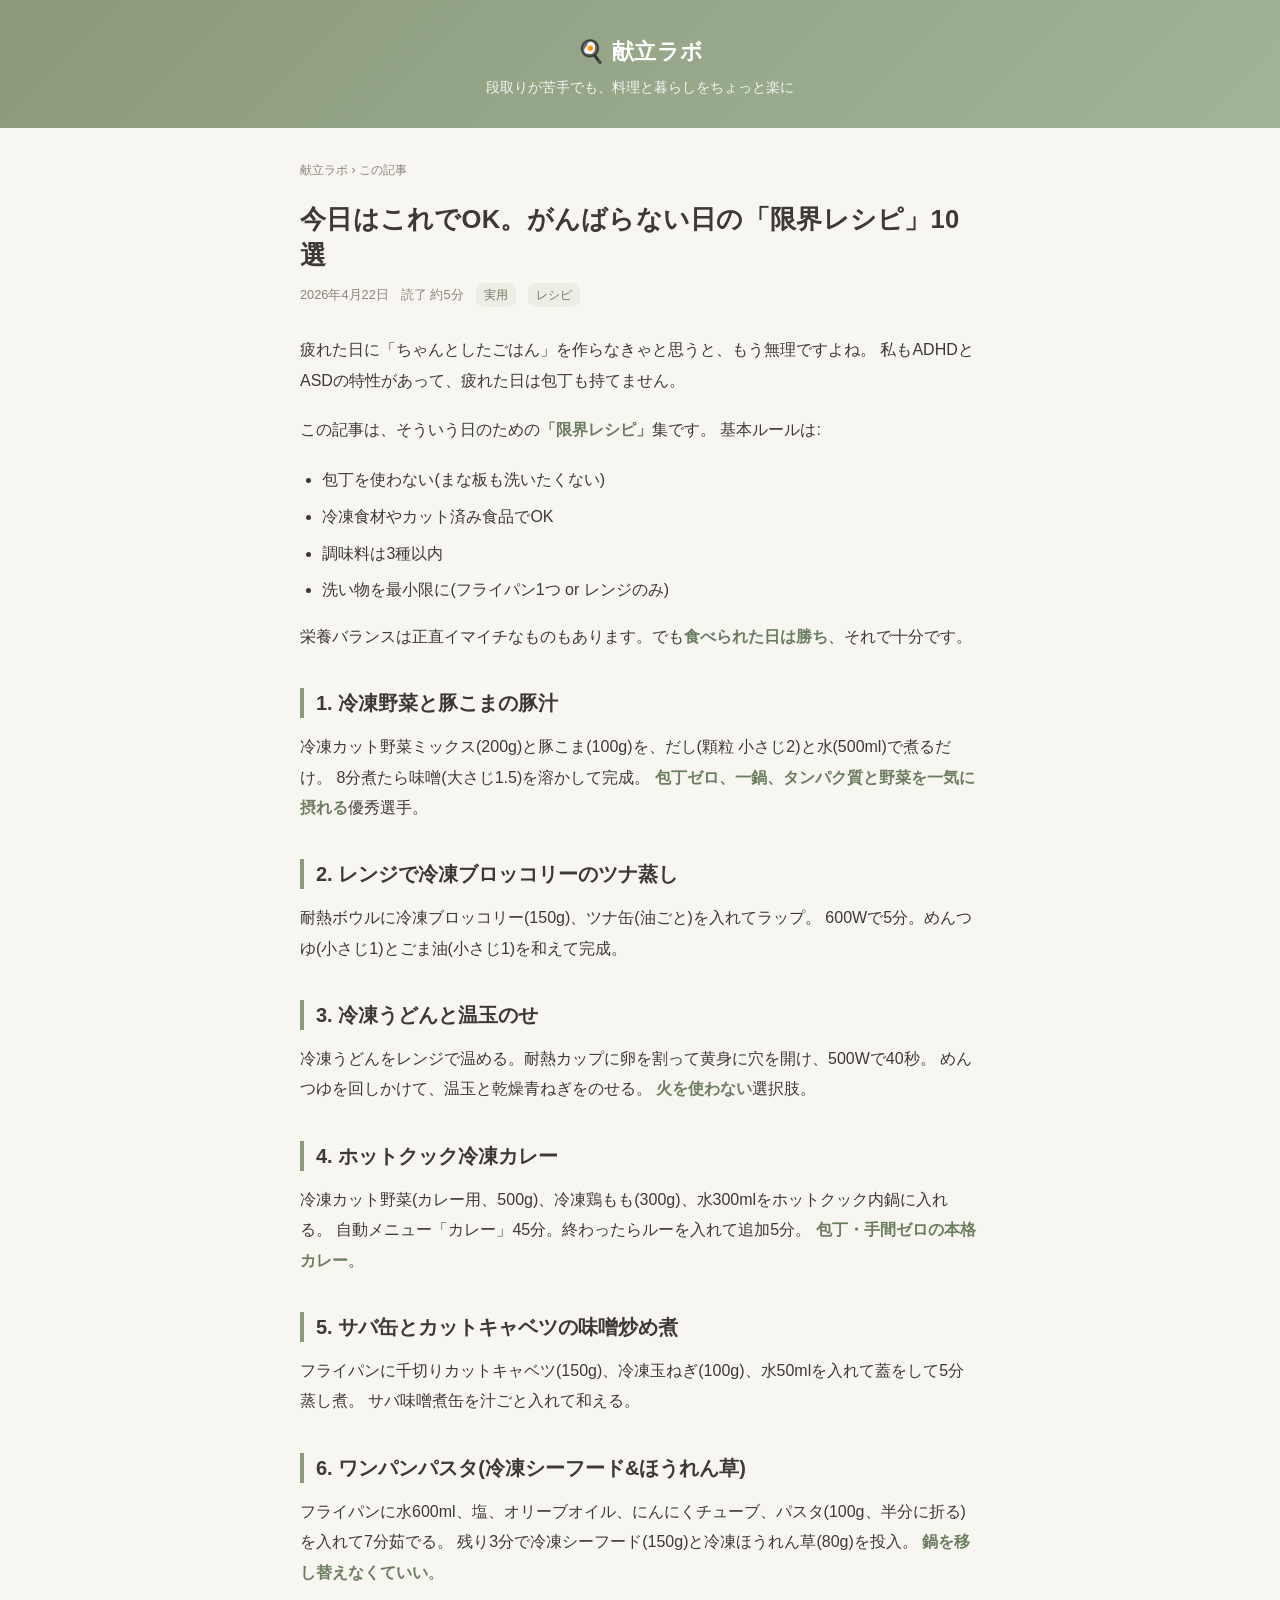
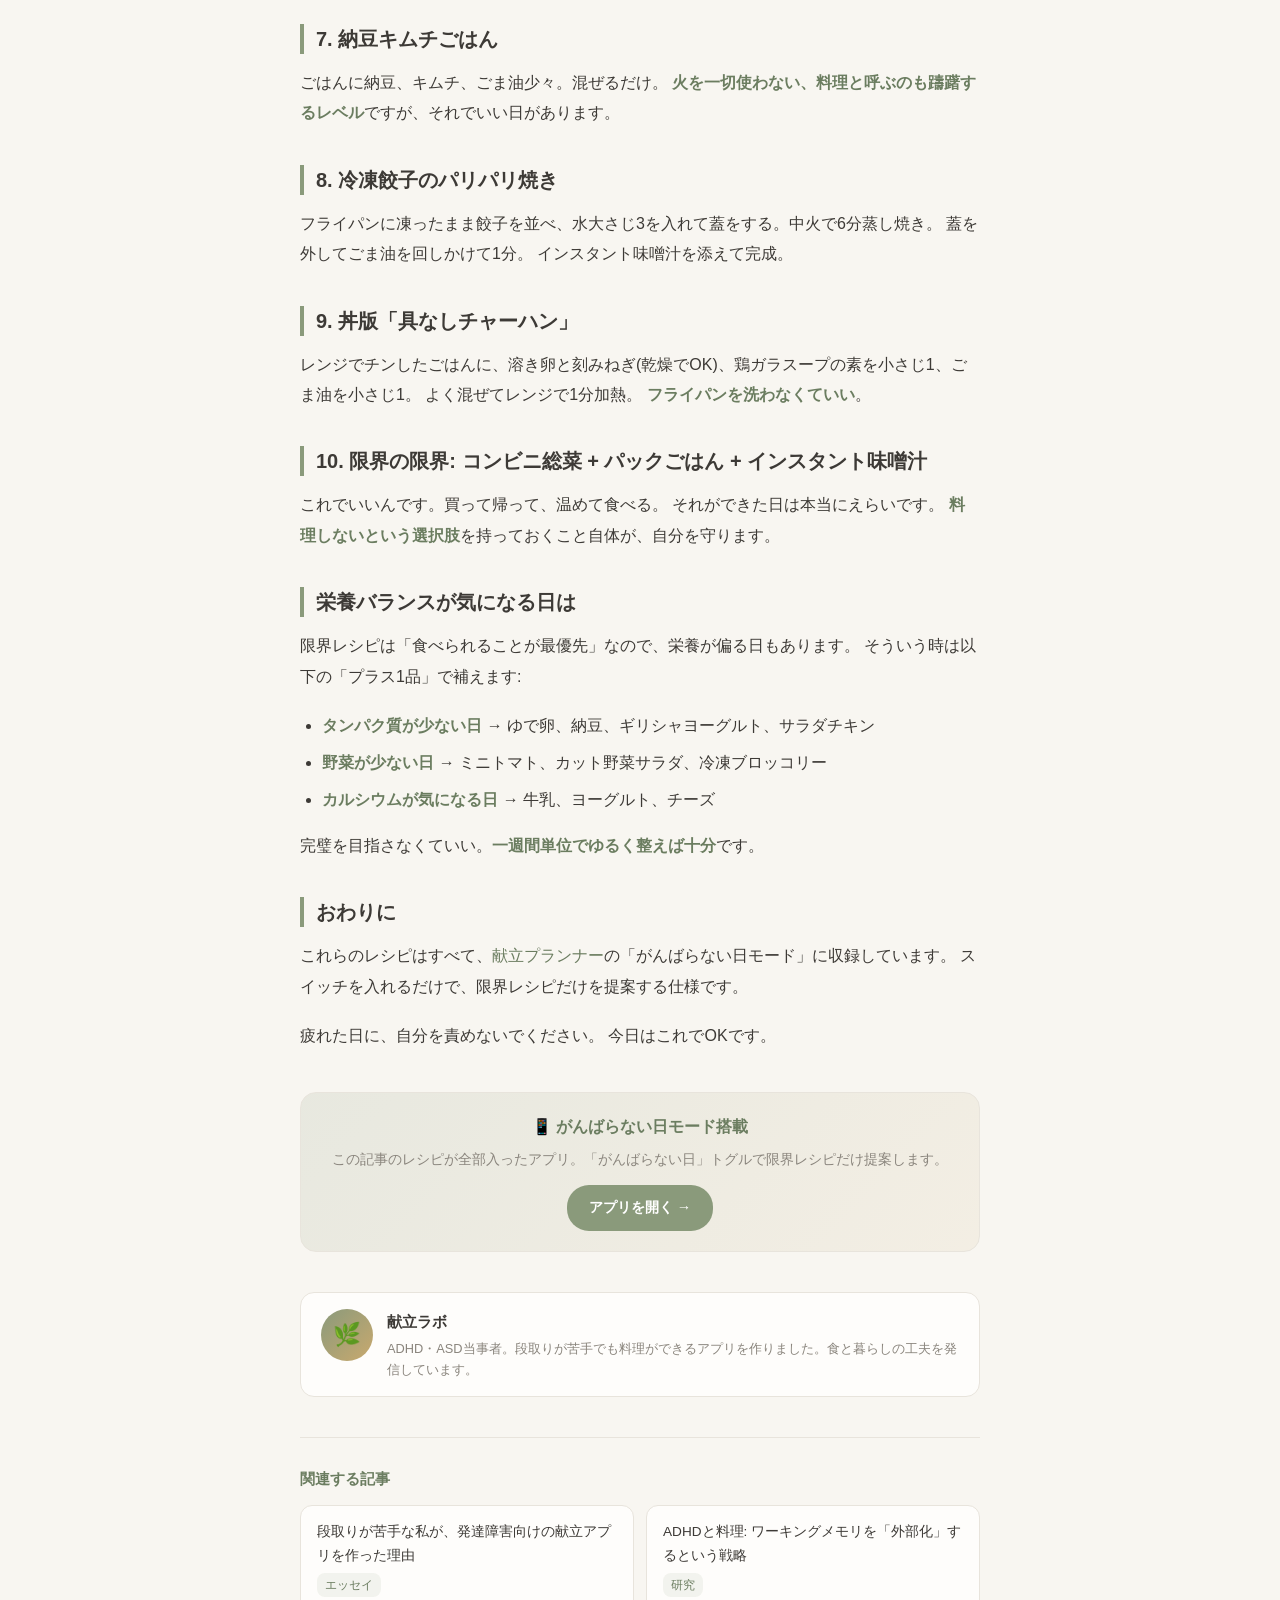
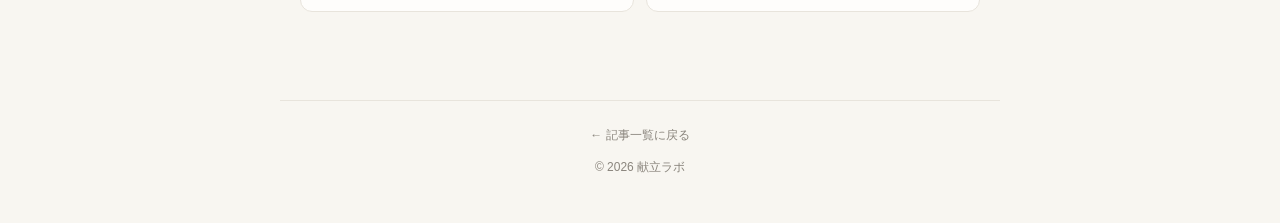
<file: blog/posts/003-limit-recipes.html>
<!DOCTYPE html>
<html lang="ja">
<head>
<meta charset="UTF-8">
<meta name="viewport" content="width=device-width, initial-scale=1">

<title>今日はこれでOK。がんばらない日の「限界レシピ」10選 | 献立ラボ</title>
<meta name="description" content="包丁を使わず、冷凍食材を鍋に入れるだけ。本当に疲れた日のための「限界レシピ」10選。発達障害当事者や共働きの人に向けた、最低限の気力で作れるごはんの一覧。">
<link rel="canonical" href="https://mayuko9775orz-wq.github.io/meal-planner/blog/posts/003-limit-recipes.html">

<meta property="og:type" content="article">
<meta property="og:title" content="今日はこれでOK。がんばらない日の「限界レシピ」10選">
<meta property="og:description" content="本当に疲れた日のための最低限の気力で作れるごはんの一覧">
<meta property="og:url" content="https://mayuko9775orz-wq.github.io/meal-planner/blog/posts/003-limit-recipes.html">
<meta property="og:image" content="https://mayuko9775orz-wq.github.io/meal-planner/blog/assets/og-default.svg">
<meta property="og:locale" content="ja_JP">
<meta property="article:published_time" content="2026-04-22T00:00:00+09:00">

<meta name="twitter:card" content="summary_large_image">
<meta name="twitter:title" content="今日はこれでOK。がんばらない日の「限界レシピ」10選">
<meta name="twitter:description" content="包丁不要、冷凍食材OK、最低限の気力で作れるレシピ集">
<meta name="twitter:image" content="https://mayuko9775orz-wq.github.io/meal-planner/blog/assets/og-default.svg">

<script type="application/ld+json">
{
  "@context": "https://schema.org",
  "@type": "BlogPosting",
  "headline": "今日はこれでOK。がんばらない日の「限界レシピ」10選",
  "description": "本当に疲れた日のための最低限の気力で作れるごはんの一覧",
  "image": "https://mayuko9775orz-wq.github.io/meal-planner/blog/assets/og-default.svg",
  "datePublished": "2026-04-22T00:00:00+09:00",
  "author": { "@type": "Person", "name": "献立ラボ" },
  "publisher": { "@type": "Organization", "name": "献立ラボ" },
  "mainEntityOfPage": "https://mayuko9775orz-wq.github.io/meal-planner/blog/posts/003-limit-recipes.html"
}
</script>

<link rel="stylesheet" href="../style.css">
</head>
<body>

<header class="site-header">
  <h1 class="site-title"><a href="../">🍳 献立ラボ</a></h1>
  <p class="site-tagline">段取りが苦手でも、料理と暮らしをちょっと楽に</p>
</header>

<main>
  <nav class="breadcrumb"><a href="../">献立ラボ</a> › <span>この記事</span></nav>

  <article>
    <header class="article-header">
      <h1 class="article-title">今日はこれでOK。がんばらない日の「限界レシピ」10選</h1>
      <div class="article-meta">
        <time datetime="2026-04-22">2026年4月22日</time>
        <span>読了 約5分</span>
        <span class="post-tag">実用</span>
        <span class="post-tag">レシピ</span>
      </div>
    </header>

    <div class="article-body">
      <p>
        疲れた日に「ちゃんとしたごはん」を作らなきゃと思うと、もう無理ですよね。
        私もADHDとASDの特性があって、疲れた日は包丁も持てません。
      </p>

      <p>
        この記事は、そういう日のための<strong>「限界レシピ」</strong>集です。
        基本ルールは:
      </p>

      <ul>
        <li>包丁を使わない(まな板も洗いたくない)</li>
        <li>冷凍食材やカット済み食品でOK</li>
        <li>調味料は3種以内</li>
        <li>洗い物を最小限に(フライパン1つ or レンジのみ)</li>
      </ul>

      <p>
        栄養バランスは正直イマイチなものもあります。でも<strong>食べられた日は勝ち</strong>、それで十分です。
      </p>

      <h2>1. 冷凍野菜と豚こまの豚汁</h2>
      <p>
        冷凍カット野菜ミックス(200g)と豚こま(100g)を、だし(顆粒 小さじ2)と水(500ml)で煮るだけ。
        8分煮たら味噌(大さじ1.5)を溶かして完成。
        <strong>包丁ゼロ、一鍋、タンパク質と野菜を一気に摂れる</strong>優秀選手。
      </p>

      <h2>2. レンジで冷凍ブロッコリーのツナ蒸し</h2>
      <p>
        耐熱ボウルに冷凍ブロッコリー(150g)、ツナ缶(油ごと)を入れてラップ。
        600Wで5分。めんつゆ(小さじ1)とごま油(小さじ1)を和えて完成。
      </p>

      <h2>3. 冷凍うどんと温玉のせ</h2>
      <p>
        冷凍うどんをレンジで温める。耐熱カップに卵を割って黄身に穴を開け、500Wで40秒。
        めんつゆを回しかけて、温玉と乾燥青ねぎをのせる。
        <strong>火を使わない</strong>選択肢。
      </p>

      <h2>4. ホットクック冷凍カレー</h2>
      <p>
        冷凍カット野菜(カレー用、500g)、冷凍鶏もも(300g)、水300mlをホットクック内鍋に入れる。
        自動メニュー「カレー」45分。終わったらルーを入れて追加5分。
        <strong>包丁・手間ゼロの本格カレー</strong>。
      </p>

      <h2>5. サバ缶とカットキャベツの味噌炒め煮</h2>
      <p>
        フライパンに千切りカットキャベツ(150g)、冷凍玉ねぎ(100g)、水50mlを入れて蓋をして5分蒸し煮。
        サバ味噌煮缶を汁ごと入れて和える。
      </p>

      <h2>6. ワンパンパスタ(冷凍シーフード&ほうれん草)</h2>
      <p>
        フライパンに水600ml、塩、オリーブオイル、にんにくチューブ、パスタ(100g、半分に折る)を入れて7分茹でる。
        残り3分で冷凍シーフード(150g)と冷凍ほうれん草(80g)を投入。
        <strong>鍋を移し替えなくていい</strong>。
      </p>

      <h2>7. 納豆キムチごはん</h2>
      <p>
        ごはんに納豆、キムチ、ごま油少々。混ぜるだけ。
        <strong>火を一切使わない、料理と呼ぶのも躊躇するレベル</strong>ですが、それでいい日があります。
      </p>

      <h2>8. 冷凍餃子のパリパリ焼き</h2>
      <p>
        フライパンに凍ったまま餃子を並べ、水大さじ3を入れて蓋をする。中火で6分蒸し焼き。
        蓋を外してごま油を回しかけて1分。
        インスタント味噌汁を添えて完成。
      </p>

      <h2>9. 丼版「具なしチャーハン」</h2>
      <p>
        レンジでチンしたごはんに、溶き卵と刻みねぎ(乾燥でOK)、鶏ガラスープの素を小さじ1、ごま油を小さじ1。
        よく混ぜてレンジで1分加熱。
        <strong>フライパンを洗わなくていい</strong>。
      </p>

      <h2>10. 限界の限界: コンビニ総菜 + パックごはん + インスタント味噌汁</h2>
      <p>
        これでいいんです。買って帰って、温めて食べる。
        それができた日は本当にえらいです。
        <strong>料理しないという選択肢</strong>を持っておくこと自体が、自分を守ります。
      </p>

      <h2>栄養バランスが気になる日は</h2>

      <p>
        限界レシピは「食べられることが最優先」なので、栄養が偏る日もあります。
        そういう時は以下の「プラス1品」で補えます:
      </p>

      <ul>
        <li><strong>タンパク質が少ない日</strong> → ゆで卵、納豆、ギリシャヨーグルト、サラダチキン</li>
        <li><strong>野菜が少ない日</strong> → ミニトマト、カット野菜サラダ、冷凍ブロッコリー</li>
        <li><strong>カルシウムが気になる日</strong> → 牛乳、ヨーグルト、チーズ</li>
      </ul>

      <p>
        完璧を目指さなくていい。<strong>一週間単位でゆるく整えば十分</strong>です。
      </p>

      <h2>おわりに</h2>

      <p>
        これらのレシピはすべて、<a href="../../">献立プランナー</a>の「がんばらない日モード」に収録しています。
        スイッチを入れるだけで、限界レシピだけを提案する仕様です。
      </p>

      <p>
        疲れた日に、自分を責めないでください。
        今日はこれでOKです。
      </p>
    </div>

    <div class="app-cta">
      <h3>📱 がんばらない日モード搭載</h3>
      <p>この記事のレシピが全部入ったアプリ。「がんばらない日」トグルで限界レシピだけ提案します。</p>
      <a href="../../" class="btn">アプリを開く →</a>
    </div>

    <div class="author-box">
      <div class="author-avatar">🌿</div>
      <div>
        <div class="author-name">献立ラボ</div>
        <p class="author-bio">ADHD・ASD当事者。段取りが苦手でも料理ができるアプリを作りました。食と暮らしの工夫を発信しています。</p>
      </div>
    </div>

    <section class="related">
      <h3>関連する記事</h3>
      <div class="related-grid">
        <div class="related-card"><a href="./001-why-i-built-this.html"><div>段取りが苦手な私が、発達障害向けの献立アプリを作った理由</div><div class="post-meta"><span class="post-tag">エッセイ</span></div></a></div>
        <div class="related-card"><a href="./002-adhd-and-cooking.html"><div>ADHDと料理: ワーキングメモリを「外部化」するという戦略</div><div class="post-meta"><span class="post-tag">研究</span></div></a></div>
      </div>
    </section>
  </article>
</main>

<footer class="site-footer">
  <div><a href="../">← 記事一覧に戻る</a></div>
  <div style="margin-top:10px">© 2026 献立ラボ</div>
</footer>

</body>
</html>
</file>
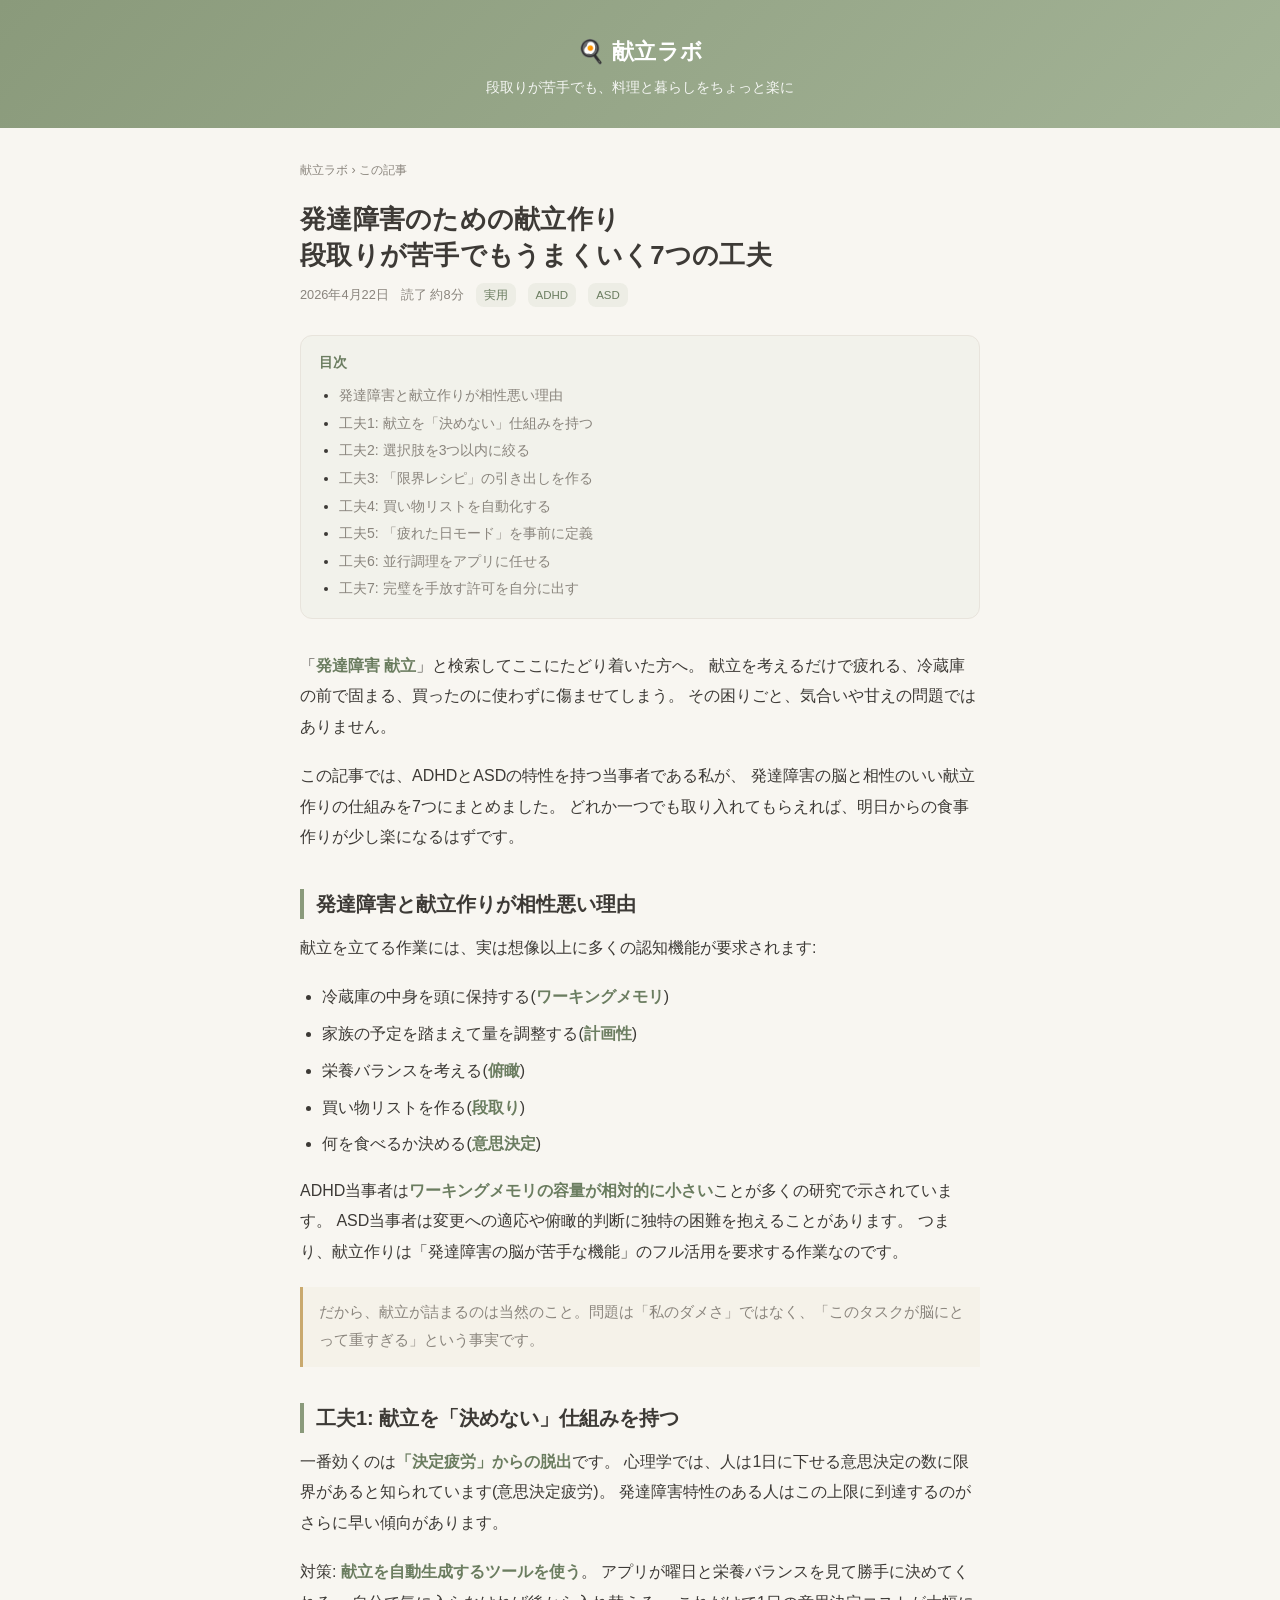
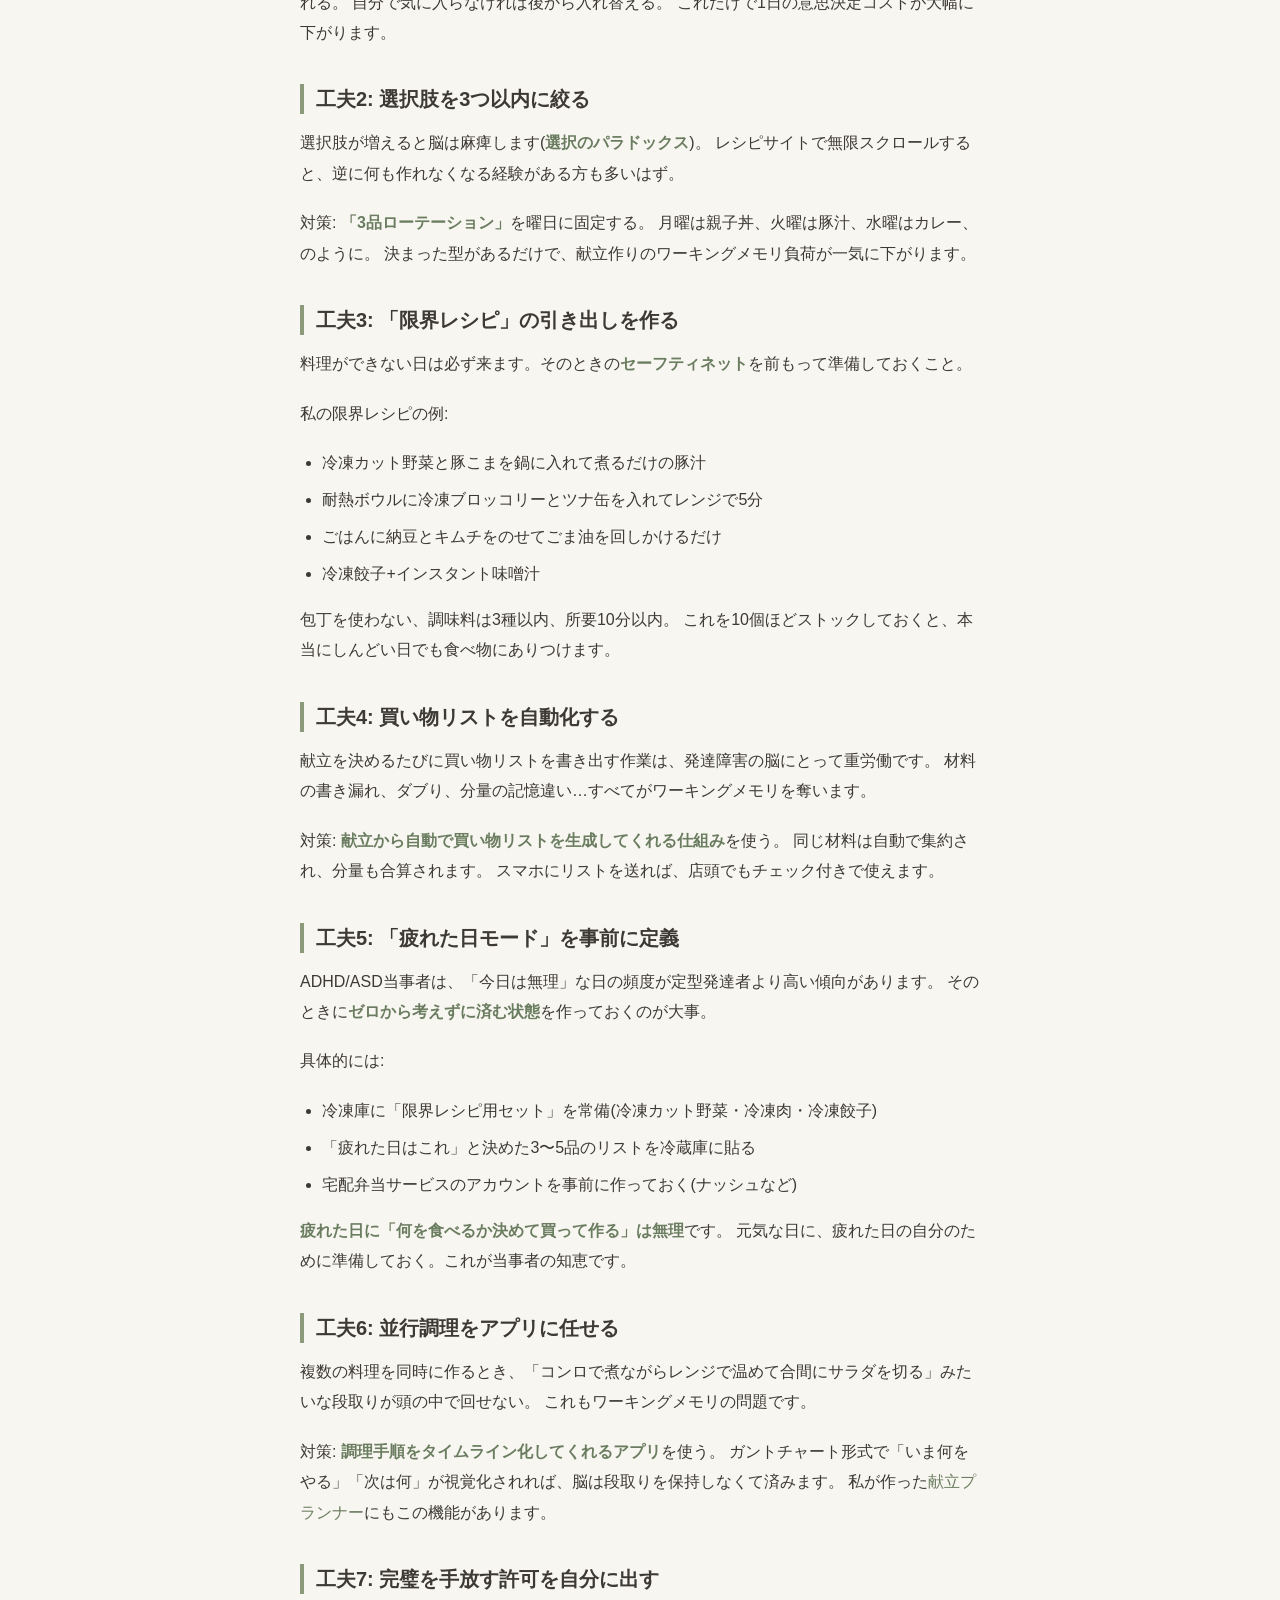
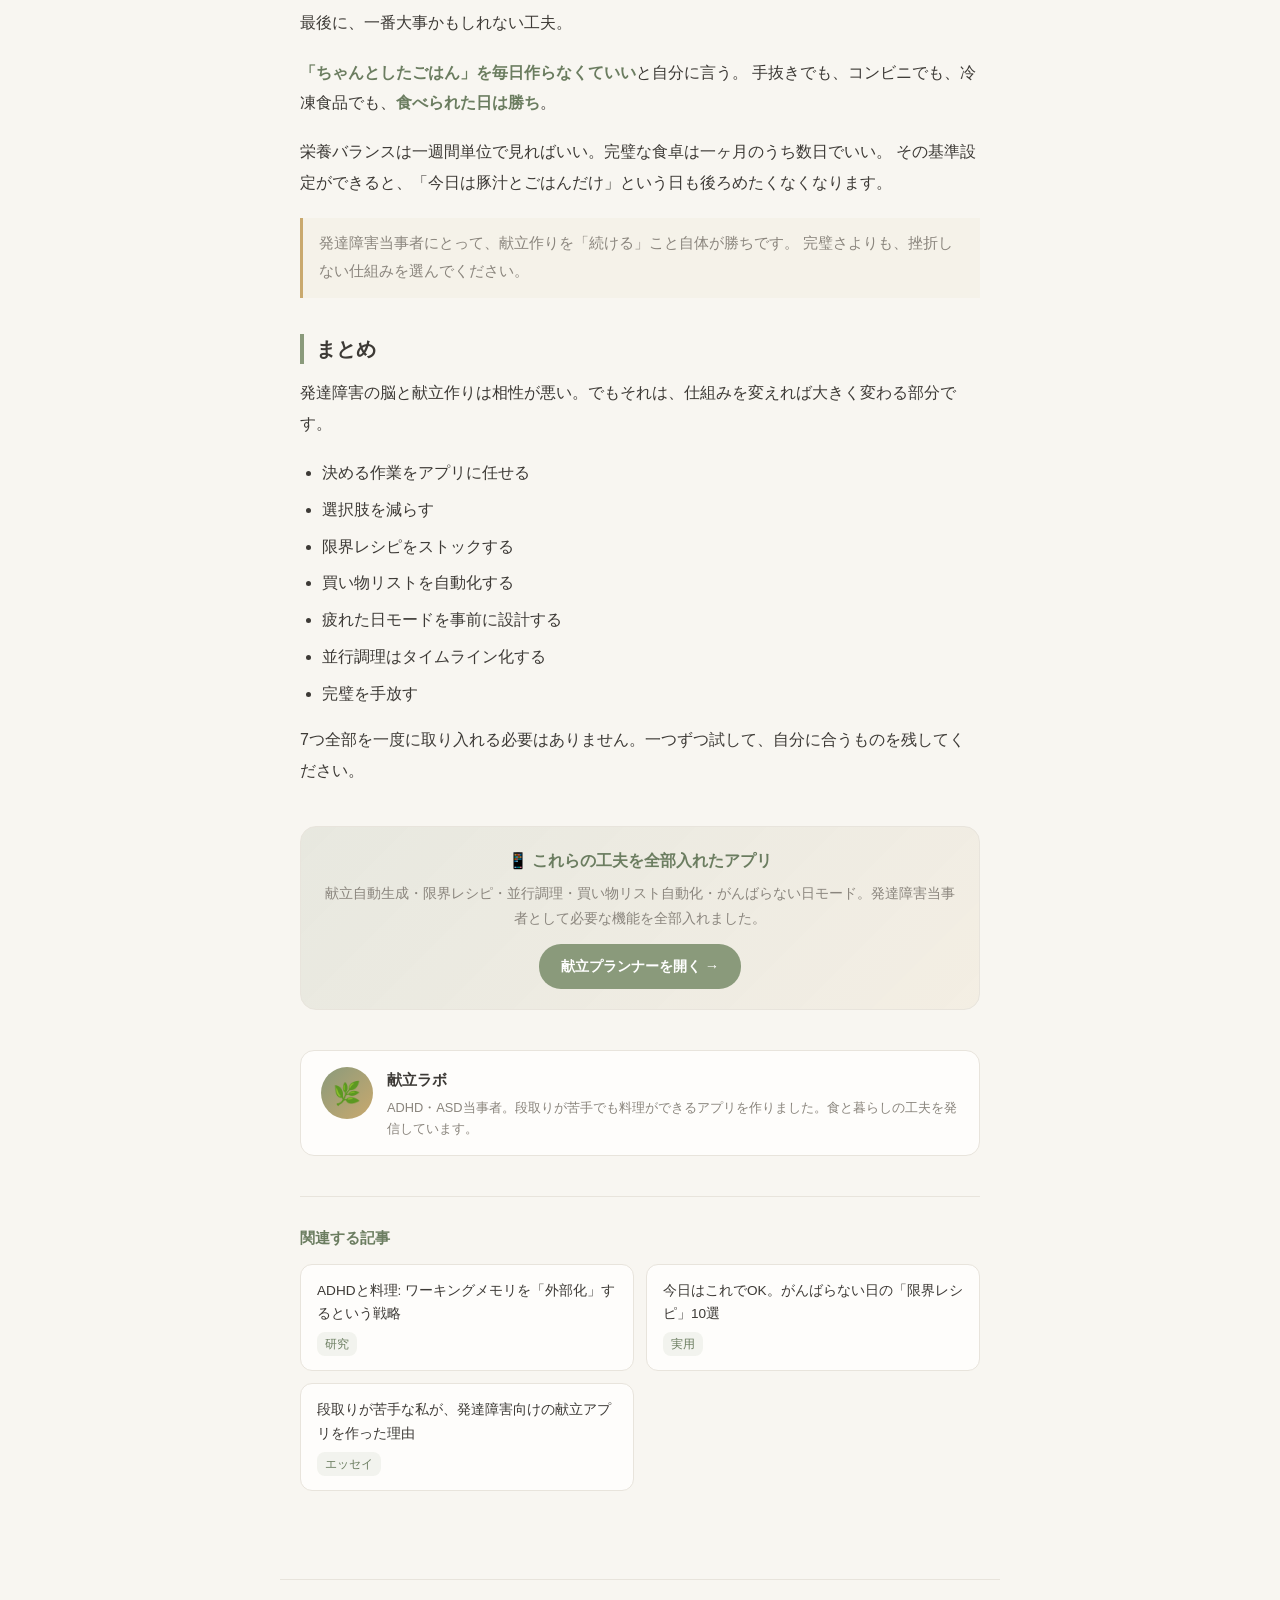
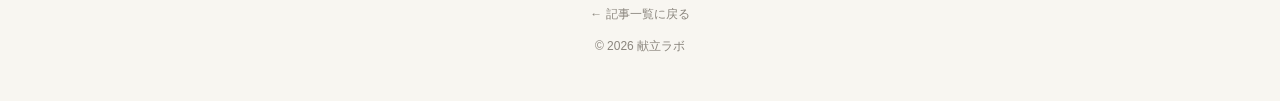
<file: blog/posts/004-hattatsu-shogai-kondate.html>
<!DOCTYPE html>
<html lang="ja">
<head>
<meta charset="UTF-8">
<meta name="viewport" content="width=device-width, initial-scale=1">

<title>発達障害のための献立作り | 段取りが苦手でもうまくいく7つの工夫</title>
<meta name="description" content="発達障害(ADHD/ASD)当事者向け、毎日の献立作りを楽にする7つの工夫。ワーキングメモリや決定疲労と向き合いながら、無理なく続けられる献立・食事の仕組みを当事者視点で解説。">
<meta name="keywords" content="発達障害 献立,ADHD 献立,ASD 献立,発達障害 料理,段取り 苦手">
<link rel="canonical" href="https://mayuko9775orz-wq.github.io/meal-planner/blog/posts/004-hattatsu-shogai-kondate.html">

<meta property="og:type" content="article">
<meta property="og:title" content="発達障害のための献立作り | 段取りが苦手でもうまくいく7つの工夫">
<meta property="og:description" content="ADHD/ASD当事者視点で書いた、献立作りの認知負荷を下げる7つの方法。">
<meta property="og:url" content="https://mayuko9775orz-wq.github.io/meal-planner/blog/posts/004-hattatsu-shogai-kondate.html">
<meta property="og:image" content="https://mayuko9775orz-wq.github.io/meal-planner/blog/assets/og-default.svg">
<meta property="og:locale" content="ja_JP">
<meta property="article:published_time" content="2026-04-22T00:00:00+09:00">
<meta property="article:tag" content="発達障害">
<meta property="article:tag" content="献立">
<meta property="article:tag" content="ADHD">

<meta name="twitter:card" content="summary_large_image">
<meta name="twitter:title" content="発達障害のための献立作り | 段取りが苦手でもうまくいく7つの工夫">
<meta name="twitter:description" content="ADHD/ASD当事者視点で書いた、献立作りの認知負荷を下げる方法">
<meta name="twitter:image" content="https://mayuko9775orz-wq.github.io/meal-planner/blog/assets/og-default.svg">

<script type="application/ld+json">
{
  "@context": "https://schema.org",
  "@type": "BlogPosting",
  "headline": "発達障害のための献立作り | 段取りが苦手でもうまくいく7つの工夫",
  "description": "ADHD/ASD当事者視点で書いた、献立作りの認知負荷を下げる7つの方法。",
  "image": "https://mayuko9775orz-wq.github.io/meal-planner/blog/assets/og-default.svg",
  "datePublished": "2026-04-22T00:00:00+09:00",
  "author": { "@type": "Person", "name": "献立ラボ" },
  "publisher": { "@type": "Organization", "name": "献立ラボ" },
  "mainEntityOfPage": "https://mayuko9775orz-wq.github.io/meal-planner/blog/posts/004-hattatsu-shogai-kondate.html"
}
</script>
<script type="application/ld+json">
{
  "@context": "https://schema.org",
  "@type": "BreadcrumbList",
  "itemListElement": [
    {"@type":"ListItem","position":1,"name":"献立ラボ","item":"https://mayuko9775orz-wq.github.io/meal-planner/blog/"},
    {"@type":"ListItem","position":2,"name":"発達障害のための献立作り"}
  ]
}
</script>

<link rel="stylesheet" href="../style.css">
</head>
<body>

<header class="site-header">
  <h1 class="site-title"><a href="../">🍳 献立ラボ</a></h1>
  <p class="site-tagline">段取りが苦手でも、料理と暮らしをちょっと楽に</p>
</header>

<main>
  <nav class="breadcrumb"><a href="../">献立ラボ</a> › <span>この記事</span></nav>

  <article>
    <header class="article-header">
      <h1 class="article-title">発達障害のための献立作り<br>段取りが苦手でもうまくいく7つの工夫</h1>
      <div class="article-meta">
        <time datetime="2026-04-22">2026年4月22日</time>
        <span>読了 約8分</span>
        <span class="post-tag">実用</span>
        <span class="post-tag">ADHD</span>
        <span class="post-tag">ASD</span>
      </div>
    </header>

    <nav class="toc" aria-label="目次">
      <div class="toc-title">目次</div>
      <ul>
        <li><a href="#ch1">発達障害と献立作りが相性悪い理由</a></li>
        <li><a href="#ch2">工夫1: 献立を「決めない」仕組みを持つ</a></li>
        <li><a href="#ch3">工夫2: 選択肢を3つ以内に絞る</a></li>
        <li><a href="#ch4">工夫3: 「限界レシピ」の引き出しを作る</a></li>
        <li><a href="#ch5">工夫4: 買い物リストを自動化する</a></li>
        <li><a href="#ch6">工夫5: 「疲れた日モード」を事前に定義</a></li>
        <li><a href="#ch7">工夫6: 並行調理をアプリに任せる</a></li>
        <li><a href="#ch8">工夫7: 完璧を手放す許可を自分に出す</a></li>
      </ul>
    </nav>

    <div class="article-body">
      <p>
        「<strong>発達障害 献立</strong>」と検索してここにたどり着いた方へ。
        献立を考えるだけで疲れる、冷蔵庫の前で固まる、買ったのに使わずに傷ませてしまう。
        その困りごと、気合いや甘えの問題ではありません。
      </p>

      <p>
        この記事では、ADHDとASDの特性を持つ当事者である私が、
        発達障害の脳と相性のいい献立作りの仕組みを7つにまとめました。
        どれか一つでも取り入れてもらえれば、明日からの食事作りが少し楽になるはずです。
      </p>

      <h2 id="ch1">発達障害と献立作りが相性悪い理由</h2>

      <p>
        献立を立てる作業には、実は想像以上に多くの認知機能が要求されます:
      </p>

      <ul>
        <li>冷蔵庫の中身を頭に保持する(<strong>ワーキングメモリ</strong>)</li>
        <li>家族の予定を踏まえて量を調整する(<strong>計画性</strong>)</li>
        <li>栄養バランスを考える(<strong>俯瞰</strong>)</li>
        <li>買い物リストを作る(<strong>段取り</strong>)</li>
        <li>何を食べるか決める(<strong>意思決定</strong>)</li>
      </ul>

      <p>
        ADHD当事者は<strong>ワーキングメモリの容量が相対的に小さい</strong>ことが多くの研究で示されています。
        ASD当事者は変更への適応や俯瞰的判断に独特の困難を抱えることがあります。
        つまり、献立作りは「発達障害の脳が苦手な機能」のフル活用を要求する作業なのです。
      </p>

      <blockquote>
        だから、献立が詰まるのは当然のこと。問題は「私のダメさ」ではなく、「このタスクが脳にとって重すぎる」という事実です。
      </blockquote>

      <h2 id="ch2">工夫1: 献立を「決めない」仕組みを持つ</h2>

      <p>
        一番効くのは<strong>「決定疲労」からの脱出</strong>です。
        心理学では、人は1日に下せる意思決定の数に限界があると知られています(意思決定疲労)。
        発達障害特性のある人はこの上限に到達するのがさらに早い傾向があります。
      </p>

      <p>
        対策: <strong>献立を自動生成するツールを使う</strong>。
        アプリが曜日と栄養バランスを見て勝手に決めてくれる。
        自分で気に入らなければ後から入れ替える。
        これだけで1日の意思決定コストが大幅に下がります。
      </p>

      <h2 id="ch3">工夫2: 選択肢を3つ以内に絞る</h2>

      <p>
        選択肢が増えると脳は麻痺します(<strong>選択のパラドックス</strong>)。
        レシピサイトで無限スクロールすると、逆に何も作れなくなる経験がある方も多いはず。
      </p>

      <p>
        対策: <strong>「3品ローテーション」</strong>を曜日に固定する。
        月曜は親子丼、火曜は豚汁、水曜はカレー、のように。
        決まった型があるだけで、献立作りのワーキングメモリ負荷が一気に下がります。
      </p>

      <h2 id="ch4">工夫3: 「限界レシピ」の引き出しを作る</h2>

      <p>
        料理ができない日は必ず来ます。そのときの<strong>セーフティネット</strong>を前もって準備しておくこと。
      </p>

      <p>
        私の限界レシピの例:
      </p>

      <ul>
        <li>冷凍カット野菜と豚こまを鍋に入れて煮るだけの豚汁</li>
        <li>耐熱ボウルに冷凍ブロッコリーとツナ缶を入れてレンジで5分</li>
        <li>ごはんに納豆とキムチをのせてごま油を回しかけるだけ</li>
        <li>冷凍餃子+インスタント味噌汁</li>
      </ul>

      <p>
        包丁を使わない、調味料は3種以内、所要10分以内。
        これを10個ほどストックしておくと、本当にしんどい日でも食べ物にありつけます。
      </p>

      <h2 id="ch5">工夫4: 買い物リストを自動化する</h2>

      <p>
        献立を決めるたびに買い物リストを書き出す作業は、発達障害の脳にとって重労働です。
        材料の書き漏れ、ダブり、分量の記憶違い…すべてがワーキングメモリを奪います。
      </p>

      <p>
        対策: <strong>献立から自動で買い物リストを生成してくれる仕組み</strong>を使う。
        同じ材料は自動で集約され、分量も合算されます。
        スマホにリストを送れば、店頭でもチェック付きで使えます。
      </p>

      <h2 id="ch6">工夫5: 「疲れた日モード」を事前に定義</h2>

      <p>
        ADHD/ASD当事者は、「今日は無理」な日の頻度が定型発達者より高い傾向があります。
        そのときに<strong>ゼロから考えずに済む状態</strong>を作っておくのが大事。
      </p>

      <p>
        具体的には:
      </p>

      <ul>
        <li>冷凍庫に「限界レシピ用セット」を常備(冷凍カット野菜・冷凍肉・冷凍餃子)</li>
        <li>「疲れた日はこれ」と決めた3〜5品のリストを冷蔵庫に貼る</li>
        <li>宅配弁当サービスのアカウントを事前に作っておく(ナッシュなど)</li>
      </ul>

      <p>
        <strong>疲れた日に「何を食べるか決めて買って作る」は無理</strong>です。
        元気な日に、疲れた日の自分のために準備しておく。これが当事者の知恵です。
      </p>

      <h2 id="ch7">工夫6: 並行調理をアプリに任せる</h2>

      <p>
        複数の料理を同時に作るとき、「コンロで煮ながらレンジで温めて合間にサラダを切る」みたいな段取りが頭の中で回せない。
        これもワーキングメモリの問題です。
      </p>

      <p>
        対策: <strong>調理手順をタイムライン化してくれるアプリ</strong>を使う。
        ガントチャート形式で「いま何をやる」「次は何」が視覚化されれば、脳は段取りを保持しなくて済みます。
        私が作った<a href="../../">献立プランナー</a>にもこの機能があります。
      </p>

      <h2 id="ch8">工夫7: 完璧を手放す許可を自分に出す</h2>

      <p>
        最後に、一番大事かもしれない工夫。
      </p>

      <p>
        <strong>「ちゃんとしたごはん」を毎日作らなくていい</strong>と自分に言う。
        手抜きでも、コンビニでも、冷凍食品でも、<strong>食べられた日は勝ち</strong>。
      </p>

      <p>
        栄養バランスは一週間単位で見ればいい。完璧な食卓は一ヶ月のうち数日でいい。
        その基準設定ができると、「今日は豚汁とごはんだけ」という日も後ろめたくなくなります。
      </p>

      <blockquote>
        発達障害当事者にとって、献立作りを「続ける」こと自体が勝ちです。
        完璧さよりも、挫折しない仕組みを選んでください。
      </blockquote>

      <h2>まとめ</h2>

      <p>
        発達障害の脳と献立作りは相性が悪い。でもそれは、仕組みを変えれば大きく変わる部分です。
      </p>

      <ul>
        <li>決める作業をアプリに任せる</li>
        <li>選択肢を減らす</li>
        <li>限界レシピをストックする</li>
        <li>買い物リストを自動化する</li>
        <li>疲れた日モードを事前に設計する</li>
        <li>並行調理はタイムライン化する</li>
        <li>完璧を手放す</li>
      </ul>

      <p>
        7つ全部を一度に取り入れる必要はありません。一つずつ試して、自分に合うものを残してください。
      </p>
    </div>

    <div class="app-cta">
      <h3>📱 これらの工夫を全部入れたアプリ</h3>
      <p>献立自動生成・限界レシピ・並行調理・買い物リスト自動化・がんばらない日モード。発達障害当事者として必要な機能を全部入れました。</p>
      <a href="../../" class="btn">献立プランナーを開く →</a>
    </div>

    <div class="author-box">
      <div class="author-avatar">🌿</div>
      <div>
        <div class="author-name">献立ラボ</div>
        <p class="author-bio">ADHD・ASD当事者。段取りが苦手でも料理ができるアプリを作りました。食と暮らしの工夫を発信しています。</p>
      </div>
    </div>

    <section class="related">
      <h3>関連する記事</h3>
      <div class="related-grid">
        <div class="related-card"><a href="./002-adhd-and-cooking.html"><div>ADHDと料理: ワーキングメモリを「外部化」するという戦略</div><div class="post-meta"><span class="post-tag">研究</span></div></a></div>
        <div class="related-card"><a href="./003-limit-recipes.html"><div>今日はこれでOK。がんばらない日の「限界レシピ」10選</div><div class="post-meta"><span class="post-tag">実用</span></div></a></div>
        <div class="related-card"><a href="./001-why-i-built-this.html"><div>段取りが苦手な私が、発達障害向けの献立アプリを作った理由</div><div class="post-meta"><span class="post-tag">エッセイ</span></div></a></div>
      </div>
    </section>
  </article>
</main>

<footer class="site-footer">
  <div><a href="../">← 記事一覧に戻る</a></div>
  <div style="margin-top:10px">© 2026 献立ラボ</div>
</footer>

</body>
</html>
</file>
<file: blog/style.css>
/* 献立ラボ - ブログ共通スタイル(献立アプリと同じトークン) */
:root {
  --primary: #8a9a7b;
  --primary-light: #a3b396;
  --primary-dark: #6b7d60;
  --accent: #c9a96e;
  --accent-light: #ddc08a;
  --bg: #f8f6f1;
  --card: #fefdfb;
  --text: #3d3a36;
  --text-light: #8a857d;
  --border: #e8e4dc;
  --success: #8aad7a;
  --transition: .2s ease;
  --max-w: 720px;
}
[data-theme="dark"] {
  --bg: #1c1b1f;
  --card: #27262b;
  --text: #ddd9d3;
  --text-light: #9a958e;
  --border: #3a3840;
}
@media (prefers-color-scheme: dark) {
  :root:not([data-theme]) {
    --bg: #1c1b1f; --card: #27262b; --text: #ddd9d3;
    --text-light: #9a958e; --border: #3a3840;
  }
}

* { box-sizing: border-box; }
html { scroll-behavior: smooth; }
body {
  margin: 0;
  font-family: -apple-system, BlinkMacSystemFont, "Hiragino Sans", "Noto Sans JP", sans-serif;
  background: var(--bg);
  color: var(--text);
  line-height: 1.75;
  transition: background var(--transition), color var(--transition);
}
a { color: var(--primary-dark); text-decoration: none; transition: color var(--transition); }
a:hover { color: var(--primary); text-decoration: underline; }

/* ヘッダー */
.site-header {
  background: linear-gradient(135deg, var(--primary), var(--primary-light));
  color: white;
  padding: 32px 20px 28px;
  text-align: center;
}
.site-title {
  font-size: 1.4rem;
  font-weight: 600;
  margin: 0 0 4px;
  letter-spacing: .02em;
}
.site-title a { color: white; text-decoration: none; }
.site-tagline {
  font-size: .88rem;
  opacity: .9;
  margin: 0;
}
.site-nav {
  display: flex;
  gap: 16px;
  justify-content: center;
  margin-top: 14px;
  font-size: .82rem;
}
.site-nav a {
  color: white;
  opacity: .85;
  border-bottom: 1px solid transparent;
  padding-bottom: 2px;
}
.site-nav a:hover { opacity: 1; border-bottom-color: white; text-decoration: none; }

/* メイン */
main {
  max-width: var(--max-w);
  margin: 0 auto;
  padding: 32px 20px 48px;
}

/* 記事一覧 */
.post-list { list-style: none; margin: 0; padding: 0; }
.post-card {
  background: var(--card);
  border: 1px solid var(--border);
  border-radius: 16px;
  padding: 20px 22px;
  margin-bottom: 14px;
  transition: transform var(--transition), box-shadow var(--transition);
}
.post-card:hover {
  transform: translateY(-2px);
  box-shadow: 0 4px 16px rgba(0,0,0,.06);
}
.post-card a { color: var(--text); text-decoration: none; display: block; }
.post-card h2 {
  font-size: 1.1rem;
  font-weight: 600;
  margin: 0 0 8px;
  line-height: 1.45;
}
.post-meta {
  display: flex;
  gap: 10px;
  font-size: .75rem;
  color: var(--text-light);
  margin-bottom: 10px;
  flex-wrap: wrap;
}
.post-tag {
  background: rgba(138,154,123,.1);
  color: var(--primary-dark);
  padding: 2px 8px;
  border-radius: 8px;
  font-size: .72rem;
}
.post-excerpt {
  font-size: .88rem;
  color: var(--text-light);
  margin: 0;
  line-height: 1.6;
}

/* 個別記事 */
.article-header { margin-bottom: 28px; }
.article-title {
  font-size: 1.6rem;
  font-weight: 700;
  margin: 0 0 10px;
  line-height: 1.4;
  letter-spacing: .01em;
}
.article-meta {
  font-size: .8rem;
  color: var(--text-light);
  display: flex;
  gap: 12px;
  flex-wrap: wrap;
  align-items: center;
}
.article-body {
  font-size: 1rem;
  line-height: 1.9;
}
.article-body h2 {
  font-size: 1.25rem;
  margin: 36px 0 14px;
  padding-left: 12px;
  border-left: 4px solid var(--primary);
  line-height: 1.5;
}
.article-body h3 {
  font-size: 1.08rem;
  margin: 24px 0 10px;
  color: var(--primary-dark);
}
.article-body p { margin: 0 0 1.2em; }
.article-body ul, .article-body ol { padding-left: 1.4em; }
.article-body li { margin-bottom: .4em; }
.article-body blockquote {
  border-left: 3px solid var(--accent);
  background: rgba(201,169,110,.06);
  padding: 12px 16px;
  margin: 20px 0;
  font-size: .92rem;
  color: var(--text-light);
}
.article-body strong { color: var(--primary-dark); font-weight: 600; }
.article-body code {
  background: rgba(0,0,0,.04);
  padding: 2px 6px;
  border-radius: 6px;
  font-size: .9em;
}

/* 目次 */
.toc {
  background: rgba(138,154,123,.05);
  border: 1px solid var(--border);
  border-radius: 12px;
  padding: 14px 18px;
  margin: 24px 0 32px;
  font-size: .88rem;
}
.toc-title { font-weight: 600; margin-bottom: 8px; color: var(--primary-dark); }
.toc ul { margin: 0; padding-left: 20px; }
.toc li { margin: 3px 0; }
.toc a { color: var(--text-light); }
.toc a:hover { color: var(--primary); }

/* 著者ボックス */
.author-box {
  background: var(--card);
  border: 1px solid var(--border);
  border-radius: 14px;
  padding: 16px 20px;
  margin: 40px 0 20px;
  display: flex;
  gap: 14px;
  align-items: flex-start;
}
.author-avatar {
  width: 52px; height: 52px;
  border-radius: 50%;
  background: linear-gradient(135deg, var(--primary), var(--accent));
  display: flex;
  align-items: center;
  justify-content: center;
  color: white;
  font-size: 1.4rem;
  flex-shrink: 0;
}
.author-name { font-weight: 600; margin: 0 0 4px; font-size: .95rem; }
.author-bio { font-size: .8rem; color: var(--text-light); margin: 0; line-height: 1.6; }

/* アプリへのCTA */
.app-cta {
  background: linear-gradient(135deg, rgba(138,154,123,.15), rgba(201,169,110,.1));
  border: 1px solid var(--border);
  border-radius: 16px;
  padding: 20px 24px;
  margin: 40px 0;
  text-align: center;
}
.app-cta h3 { margin: 0 0 6px; font-size: 1rem; color: var(--primary-dark); }
.app-cta p { margin: 0 0 14px; font-size: .88rem; color: var(--text-light); }
.app-cta .btn {
  display: inline-block;
  background: var(--primary);
  color: white;
  padding: 10px 22px;
  border-radius: 22px;
  font-weight: 600;
  font-size: .9rem;
  transition: transform var(--transition), background var(--transition);
}
.app-cta .btn:hover { background: var(--primary-dark); transform: translateY(-1px); text-decoration: none; }

/* 関連記事 */
.related {
  margin-top: 40px;
  padding-top: 28px;
  border-top: 1px solid var(--border);
}
.related h3 { font-size: .95rem; margin: 0 0 12px; color: var(--primary-dark); }
.related-grid { display: grid; grid-template-columns: repeat(auto-fit, minmax(240px, 1fr)); gap: 12px; }
.related-card {
  background: var(--card);
  border: 1px solid var(--border);
  border-radius: 12px;
  padding: 14px 16px;
  font-size: .85rem;
}
.related-card a { color: var(--text); }
.related-card .post-meta { font-size: .7rem; margin: 6px 0 0; }

/* パンくず */
.breadcrumb {
  font-size: .78rem;
  color: var(--text-light);
  margin-bottom: 20px;
}
.breadcrumb a { color: var(--text-light); }
.breadcrumb a:hover { color: var(--primary); }

/* フッター */
.site-footer {
  max-width: var(--max-w);
  margin: 40px auto 20px;
  padding: 24px 20px;
  text-align: center;
  font-size: .75rem;
  color: var(--text-light);
  line-height: 1.8;
  border-top: 1px solid var(--border);
}
.site-footer a { color: var(--text-light); }

/* モバイル */
@media (max-width: 600px) {
  .site-title { font-size: 1.2rem; }
  .article-title { font-size: 1.3rem; }
  main { padding: 24px 16px 40px; }
  .post-card { padding: 16px 18px; }
  .article-body h2 { font-size: 1.15rem; }
}

/* reduced-motion */
@media (prefers-reduced-motion: reduce) {
  * { transition: none !important; animation: none !important; }
  html { scroll-behavior: auto; }
}
</file>
